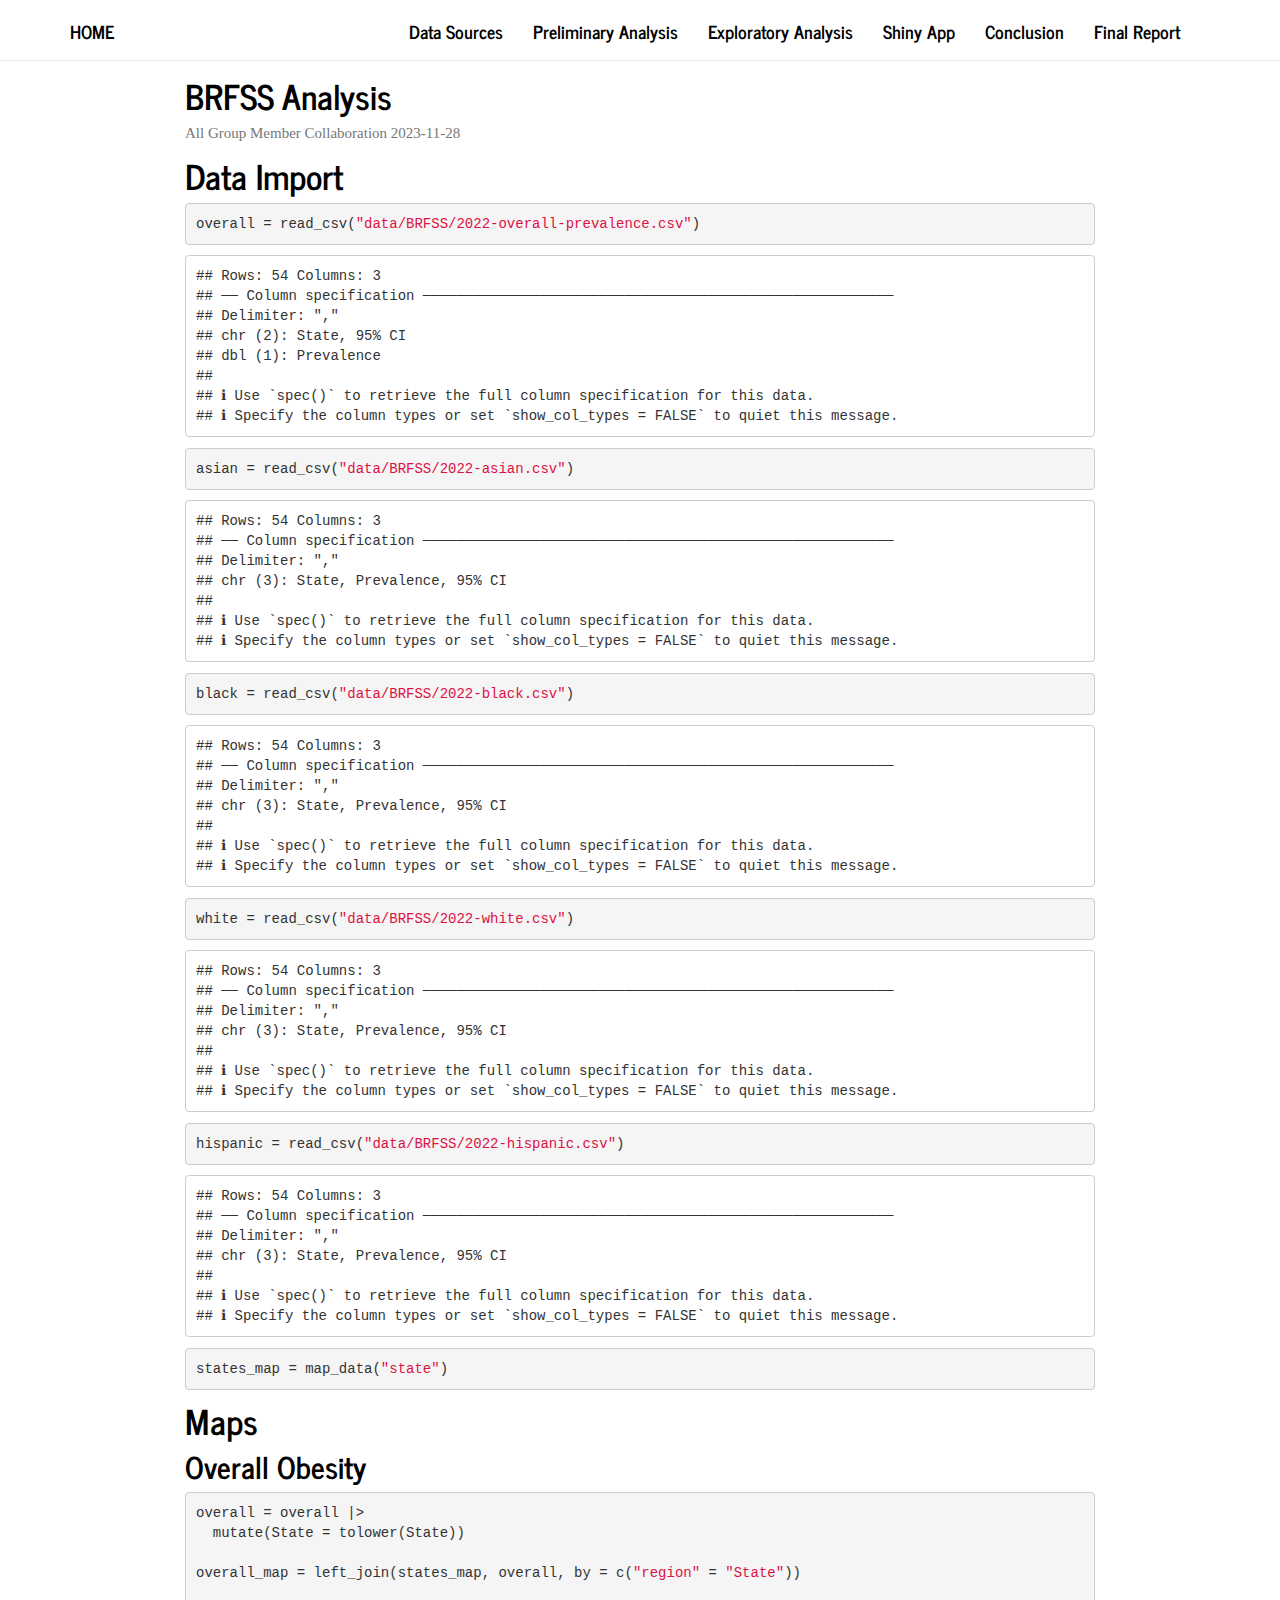
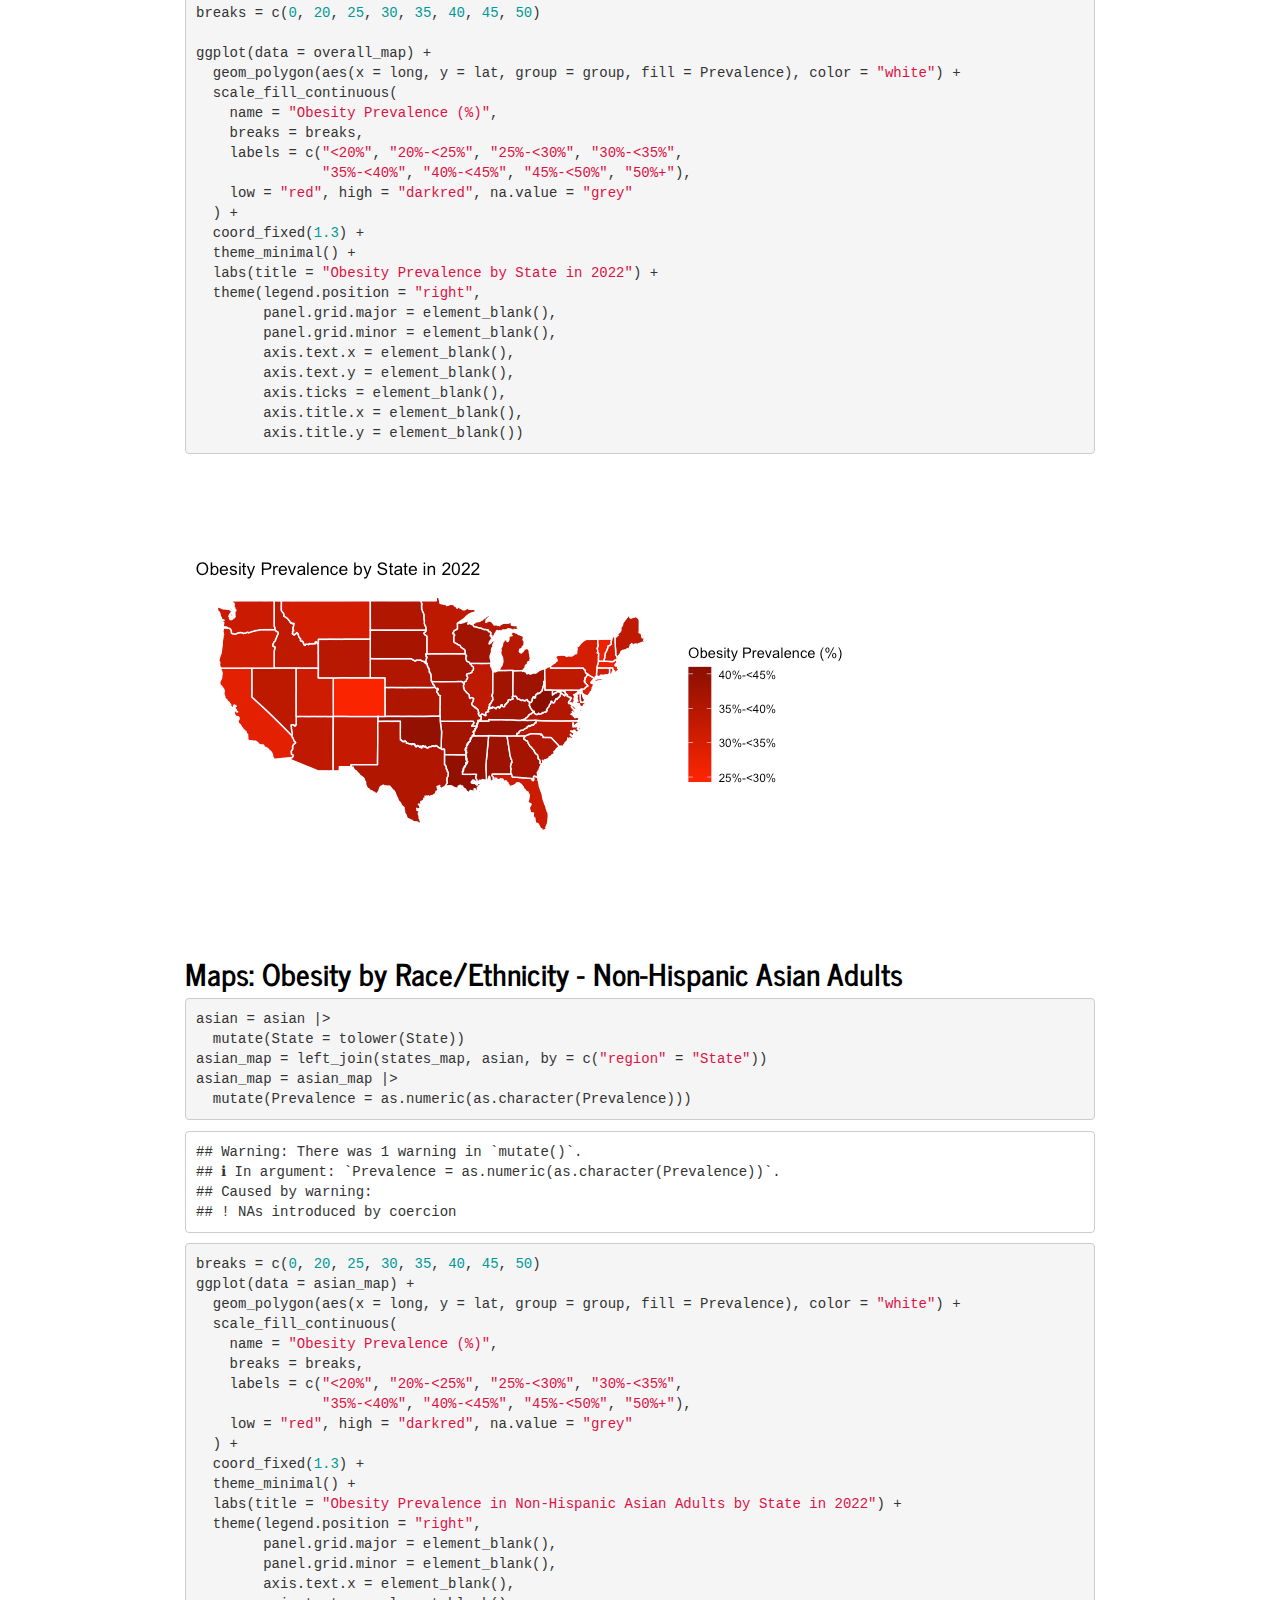
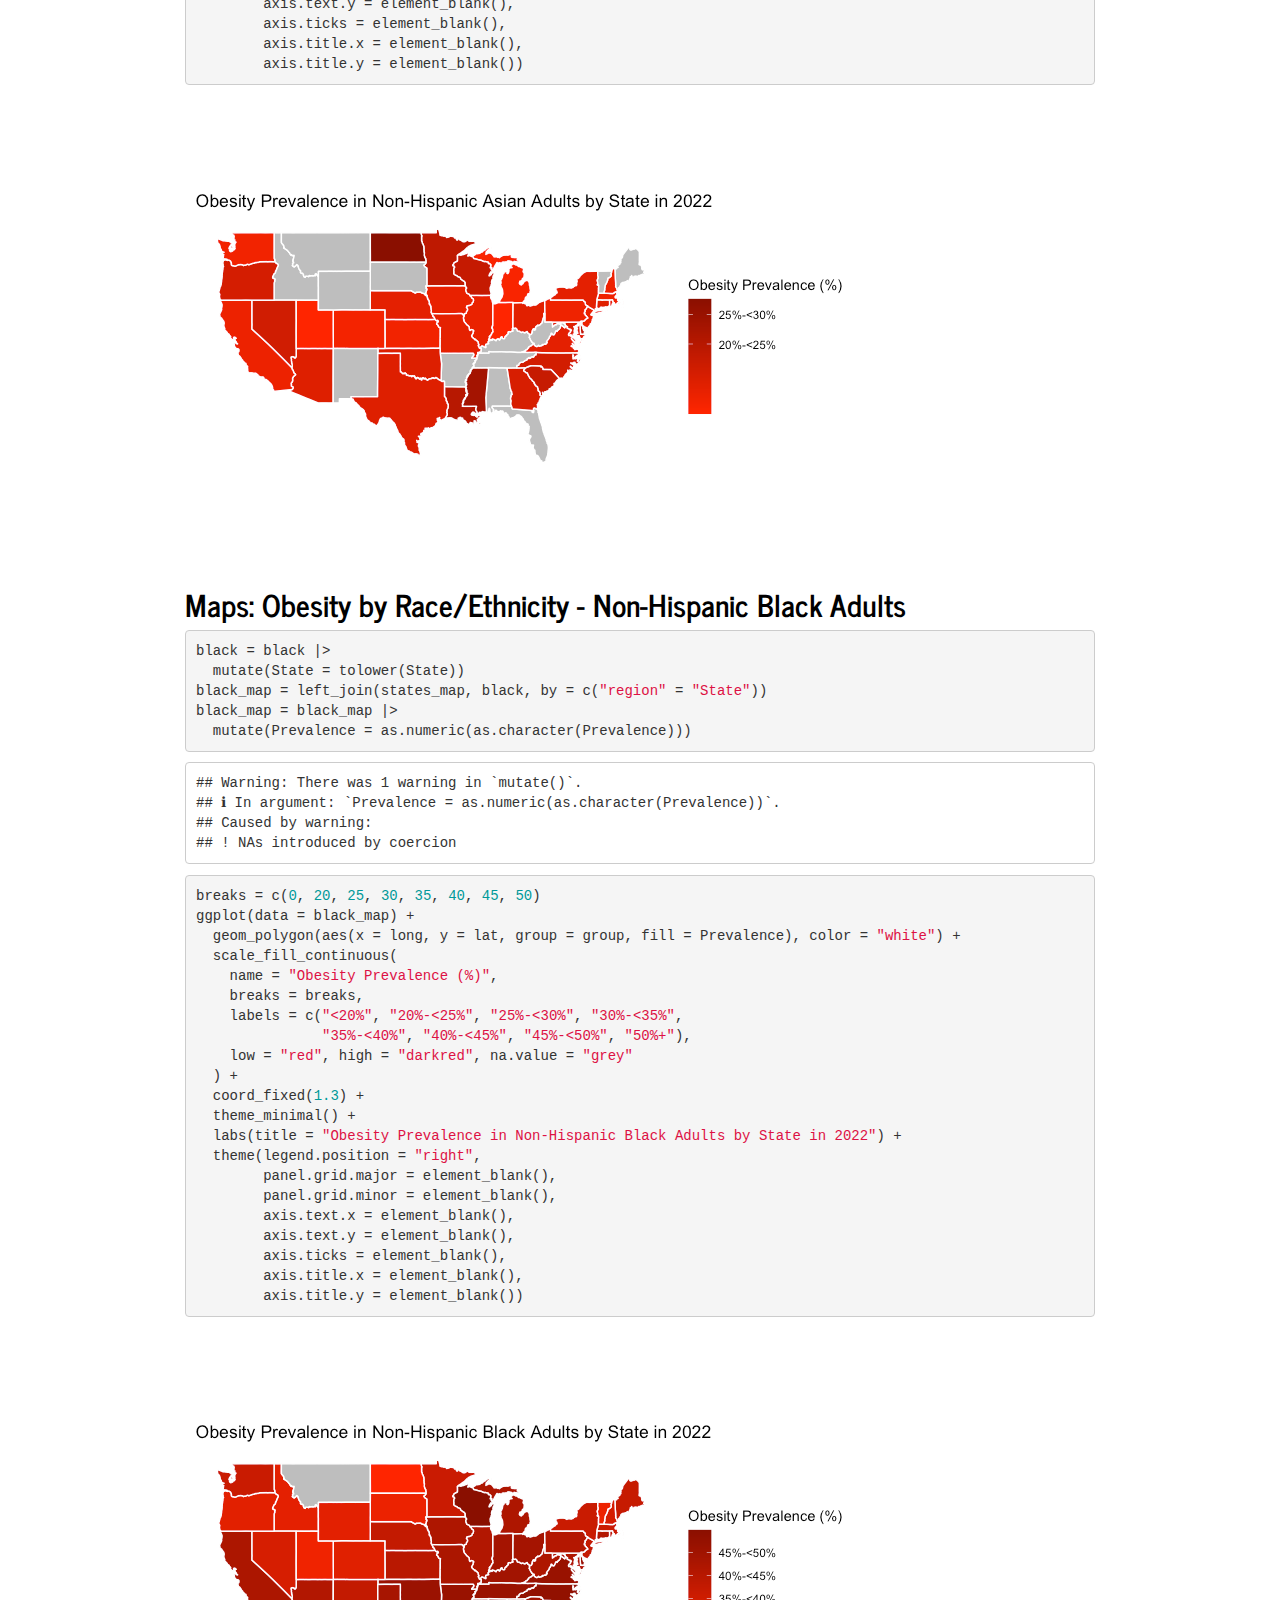
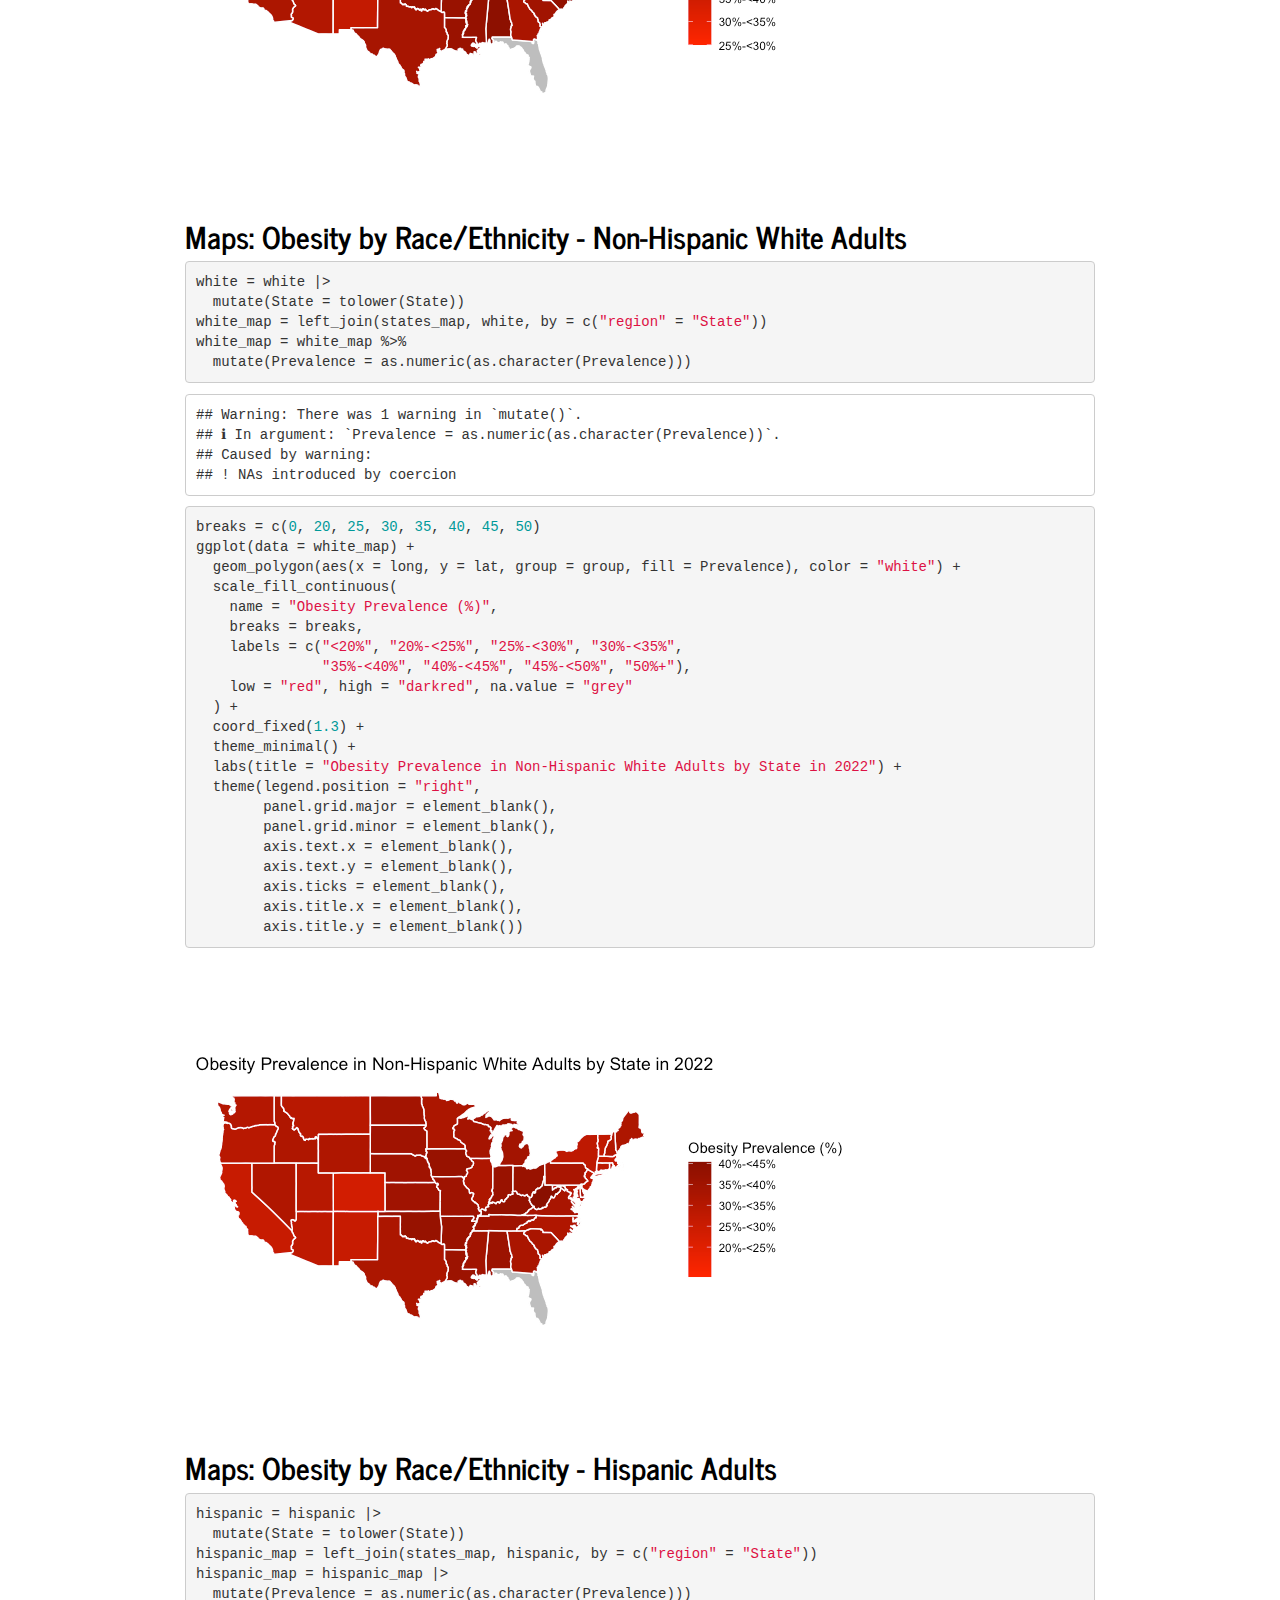
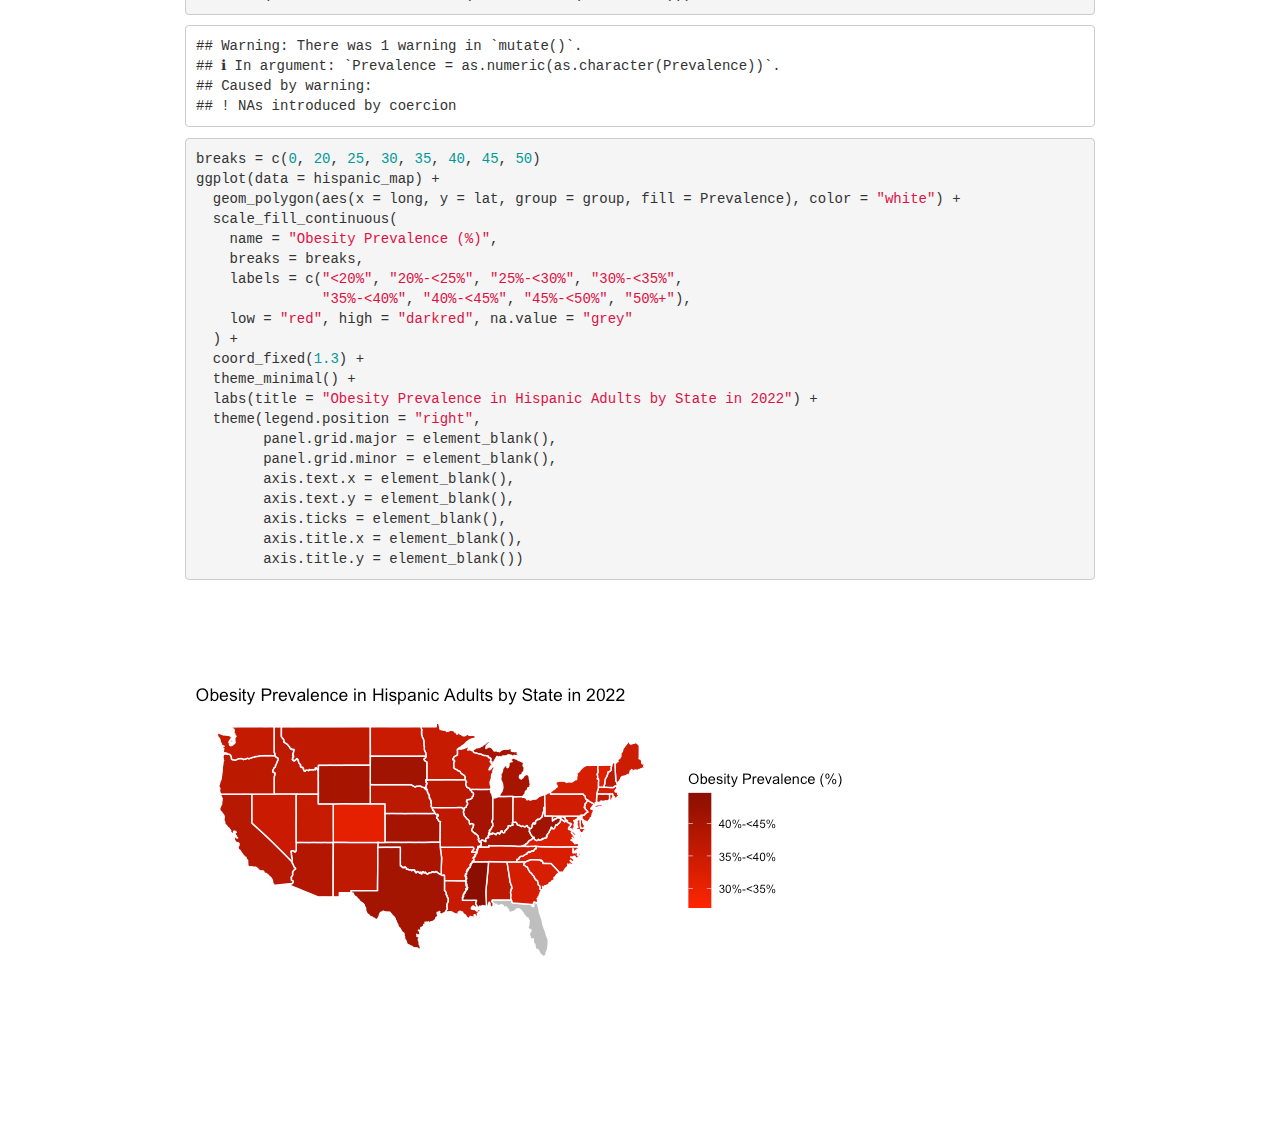
<file: BRFSS-Analysis.html>
<!DOCTYPE html>

<html>

<head>

<meta charset="utf-8" />
<meta name="generator" content="pandoc" />
<meta http-equiv="X-UA-Compatible" content="IE=EDGE" />




<title>BRFSS-Analysis</title>

<script src="site_libs/header-attrs-2.25/header-attrs.js"></script>
<script src="site_libs/jquery-3.6.0/jquery-3.6.0.min.js"></script>
<meta name="viewport" content="width=device-width, initial-scale=1" />
<link href="site_libs/bootstrap-3.3.5/css/journal.min.css" rel="stylesheet" />
<script src="site_libs/bootstrap-3.3.5/js/bootstrap.min.js"></script>
<script src="site_libs/bootstrap-3.3.5/shim/html5shiv.min.js"></script>
<script src="site_libs/bootstrap-3.3.5/shim/respond.min.js"></script>
<style>h1 {font-size: 34px;}
       h1.title {font-size: 38px;}
       h2 {font-size: 30px;}
       h3 {font-size: 24px;}
       h4 {font-size: 18px;}
       h5 {font-size: 16px;}
       h6 {font-size: 12px;}
       code {color: inherit; background-color: rgba(0, 0, 0, 0.04);}
       pre:not([class]) { background-color: white }</style>
<script src="site_libs/navigation-1.1/tabsets.js"></script>
<link href="site_libs/highlightjs-9.12.0/default.css" rel="stylesheet" />
<script src="site_libs/highlightjs-9.12.0/highlight.js"></script>

<style type="text/css">
  code{white-space: pre-wrap;}
  span.smallcaps{font-variant: small-caps;}
  span.underline{text-decoration: underline;}
  div.column{display: inline-block; vertical-align: top; width: 50%;}
  div.hanging-indent{margin-left: 1.5em; text-indent: -1.5em;}
  ul.task-list{list-style: none;}
    </style>

<style type="text/css">code{white-space: pre;}</style>
<script type="text/javascript">
if (window.hljs) {
  hljs.configure({languages: []});
  hljs.initHighlightingOnLoad();
  if (document.readyState && document.readyState === "complete") {
    window.setTimeout(function() { hljs.initHighlighting(); }, 0);
  }
}
</script>









<style type = "text/css">
.main-container {
  max-width: 940px;
  margin-left: auto;
  margin-right: auto;
}
img {
  max-width:100%;
}
.tabbed-pane {
  padding-top: 12px;
}
.html-widget {
  margin-bottom: 20px;
}
button.code-folding-btn:focus {
  outline: none;
}
summary {
  display: list-item;
}
details > summary > p:only-child {
  display: inline;
}
pre code {
  padding: 0;
}
</style>


<style type="text/css">
.dropdown-submenu {
  position: relative;
}
.dropdown-submenu>.dropdown-menu {
  top: 0;
  left: 100%;
  margin-top: -6px;
  margin-left: -1px;
  border-radius: 0 6px 6px 6px;
}
.dropdown-submenu:hover>.dropdown-menu {
  display: block;
}
.dropdown-submenu>a:after {
  display: block;
  content: " ";
  float: right;
  width: 0;
  height: 0;
  border-color: transparent;
  border-style: solid;
  border-width: 5px 0 5px 5px;
  border-left-color: #cccccc;
  margin-top: 5px;
  margin-right: -10px;
}
.dropdown-submenu:hover>a:after {
  border-left-color: #adb5bd;
}
.dropdown-submenu.pull-left {
  float: none;
}
.dropdown-submenu.pull-left>.dropdown-menu {
  left: -100%;
  margin-left: 10px;
  border-radius: 6px 0 6px 6px;
}
</style>

<script type="text/javascript">
// manage active state of menu based on current page
$(document).ready(function () {
  // active menu anchor
  href = window.location.pathname
  href = href.substr(href.lastIndexOf('/') + 1)
  if (href === "")
    href = "index.html";
  var menuAnchor = $('a[href="' + href + '"]');

  // mark the anchor link active (and if it's in a dropdown, also mark that active)
  var dropdown = menuAnchor.closest('li.dropdown');
  if (window.bootstrap) { // Bootstrap 4+
    menuAnchor.addClass('active');
    dropdown.find('> .dropdown-toggle').addClass('active');
  } else { // Bootstrap 3
    menuAnchor.parent().addClass('active');
    dropdown.addClass('active');
  }

  // Navbar adjustments
  var navHeight = $(".navbar").first().height() + 15;
  var style = document.createElement('style');
  var pt = "padding-top: " + navHeight + "px; ";
  var mt = "margin-top: -" + navHeight + "px; ";
  var css = "";
  // offset scroll position for anchor links (for fixed navbar)
  for (var i = 1; i <= 6; i++) {
    css += ".section h" + i + "{ " + pt + mt + "}\n";
  }
  style.innerHTML = "body {" + pt + "padding-bottom: 40px; }\n" + css;
  document.head.appendChild(style);
});
</script>

<!-- tabsets -->

<style type="text/css">
.tabset-dropdown > .nav-tabs {
  display: inline-table;
  max-height: 500px;
  min-height: 44px;
  overflow-y: auto;
  border: 1px solid #ddd;
  border-radius: 4px;
}

.tabset-dropdown > .nav-tabs > li.active:before, .tabset-dropdown > .nav-tabs.nav-tabs-open:before {
  content: "\e259";
  font-family: 'Glyphicons Halflings';
  display: inline-block;
  padding: 10px;
  border-right: 1px solid #ddd;
}

.tabset-dropdown > .nav-tabs.nav-tabs-open > li.active:before {
  content: "\e258";
  font-family: 'Glyphicons Halflings';
  border: none;
}

.tabset-dropdown > .nav-tabs > li.active {
  display: block;
}

.tabset-dropdown > .nav-tabs > li > a,
.tabset-dropdown > .nav-tabs > li > a:focus,
.tabset-dropdown > .nav-tabs > li > a:hover {
  border: none;
  display: inline-block;
  border-radius: 4px;
  background-color: transparent;
}

.tabset-dropdown > .nav-tabs.nav-tabs-open > li {
  display: block;
  float: none;
}

.tabset-dropdown > .nav-tabs > li {
  display: none;
}
</style>

<!-- code folding -->




</head>

<body>


<div class="container-fluid main-container">




<div class="navbar navbar-default  navbar-fixed-top" role="navigation">
  <div class="container">
    <div class="navbar-header">
      <button type="button" class="navbar-toggle collapsed" data-toggle="collapse" data-bs-toggle="collapse" data-target="#navbar" data-bs-target="#navbar">
        <span class="icon-bar"></span>
        <span class="icon-bar"></span>
        <span class="icon-bar"></span>
      </button>
      <a class="navbar-brand" href="index.html">Home</a>
    </div>
    <div id="navbar" class="navbar-collapse collapse">
      <ul class="nav navbar-nav">
        
      </ul>
      <ul class="nav navbar-nav navbar-right">
        <li>
  <a href="Data-Sources.html">Data Sources</a>
</li>
<li>
  <a href="Yi-data-clean.html">Preliminary Analysis</a>
</li>
<li>
  <a href="p8105-Final-model-analysis.html">Exploratory Analysis</a>
</li>
<li>
  <a href="https://8105final.shinyapps.io/shiny/">Shiny App</a>
</li>
<li>
  <a href="Conclusion.html">Conclusion</a>
</li>
<li>
  <a href="Report.html">Final Report</a>
</li>
<li>
  <a href="https://github.com/Jodygao/p8105_Final-project_R.git">
    <span class="fa fa-github fa-lg"></span>
     
  </a>
</li>
      </ul>
    </div><!--/.nav-collapse -->
  </div><!--/.container -->
</div><!--/.navbar -->

<div id="header">




</div>


<div id="brfss-analysis" class="section level1">
<h1>BRFSS Analysis</h1>
<p>All Group Member Collaboration 2023-11-28</p>
</div>
<div id="data-import" class="section level1">
<h1>Data Import</h1>
<pre class="r"><code>overall = read_csv(&quot;data/BRFSS/2022-overall-prevalence.csv&quot;)</code></pre>
<pre><code>## Rows: 54 Columns: 3
## ── Column specification ────────────────────────────────────────────────────────
## Delimiter: &quot;,&quot;
## chr (2): State, 95% CI
## dbl (1): Prevalence
## 
## ℹ Use `spec()` to retrieve the full column specification for this data.
## ℹ Specify the column types or set `show_col_types = FALSE` to quiet this message.</code></pre>
<pre class="r"><code>asian = read_csv(&quot;data/BRFSS/2022-asian.csv&quot;)</code></pre>
<pre><code>## Rows: 54 Columns: 3
## ── Column specification ────────────────────────────────────────────────────────
## Delimiter: &quot;,&quot;
## chr (3): State, Prevalence, 95% CI
## 
## ℹ Use `spec()` to retrieve the full column specification for this data.
## ℹ Specify the column types or set `show_col_types = FALSE` to quiet this message.</code></pre>
<pre class="r"><code>black = read_csv(&quot;data/BRFSS/2022-black.csv&quot;)</code></pre>
<pre><code>## Rows: 54 Columns: 3
## ── Column specification ────────────────────────────────────────────────────────
## Delimiter: &quot;,&quot;
## chr (3): State, Prevalence, 95% CI
## 
## ℹ Use `spec()` to retrieve the full column specification for this data.
## ℹ Specify the column types or set `show_col_types = FALSE` to quiet this message.</code></pre>
<pre class="r"><code>white = read_csv(&quot;data/BRFSS/2022-white.csv&quot;)</code></pre>
<pre><code>## Rows: 54 Columns: 3
## ── Column specification ────────────────────────────────────────────────────────
## Delimiter: &quot;,&quot;
## chr (3): State, Prevalence, 95% CI
## 
## ℹ Use `spec()` to retrieve the full column specification for this data.
## ℹ Specify the column types or set `show_col_types = FALSE` to quiet this message.</code></pre>
<pre class="r"><code>hispanic = read_csv(&quot;data/BRFSS/2022-hispanic.csv&quot;)</code></pre>
<pre><code>## Rows: 54 Columns: 3
## ── Column specification ────────────────────────────────────────────────────────
## Delimiter: &quot;,&quot;
## chr (3): State, Prevalence, 95% CI
## 
## ℹ Use `spec()` to retrieve the full column specification for this data.
## ℹ Specify the column types or set `show_col_types = FALSE` to quiet this message.</code></pre>
<pre class="r"><code>states_map = map_data(&quot;state&quot;)</code></pre>
</div>
<div id="maps" class="section level1">
<h1>Maps</h1>
<div id="overall-obesity" class="section level2">
<h2>Overall Obesity</h2>
<pre class="r"><code>overall = overall |&gt;
  mutate(State = tolower(State))

overall_map = left_join(states_map, overall, by = c(&quot;region&quot; = &quot;State&quot;))

breaks = c(0, 20, 25, 30, 35, 40, 45, 50)

ggplot(data = overall_map) +
  geom_polygon(aes(x = long, y = lat, group = group, fill = Prevalence), color = &quot;white&quot;) +
  scale_fill_continuous(
    name = &quot;Obesity Prevalence (%)&quot;,
    breaks = breaks, 
    labels = c(&quot;&lt;20%&quot;, &quot;20%-&lt;25%&quot;, &quot;25%-&lt;30%&quot;, &quot;30%-&lt;35%&quot;, 
               &quot;35%-&lt;40%&quot;, &quot;40%-&lt;45%&quot;, &quot;45%-&lt;50%&quot;, &quot;50%+&quot;),
    low = &quot;red&quot;, high = &quot;darkred&quot;, na.value = &quot;grey&quot;
  ) +
  coord_fixed(1.3) +
  theme_minimal() +
  labs(title = &quot;Obesity Prevalence by State in 2022&quot;) +
  theme(legend.position = &quot;right&quot;,
        panel.grid.major = element_blank(),  
        panel.grid.minor = element_blank(), 
        axis.text.x = element_blank(), 
        axis.text.y = element_blank(),  
        axis.ticks = element_blank(),
        axis.title.x = element_blank(),
        axis.title.y = element_blank())</code></pre>
<p><img
src="BRFSS-Analysis_files/figure-gfm/unnamed-chunk-2-1.png" /><!-- --></p>
</div>
<div id="maps-obesity-by-raceethnicity---non-hispanic-asian-adults"
class="section level2">
<h2>Maps: Obesity by Race/Ethnicity - Non-Hispanic Asian Adults</h2>
<pre class="r"><code>asian = asian |&gt;
  mutate(State = tolower(State))
asian_map = left_join(states_map, asian, by = c(&quot;region&quot; = &quot;State&quot;))
asian_map = asian_map |&gt;
  mutate(Prevalence = as.numeric(as.character(Prevalence)))</code></pre>
<pre><code>## Warning: There was 1 warning in `mutate()`.
## ℹ In argument: `Prevalence = as.numeric(as.character(Prevalence))`.
## Caused by warning:
## ! NAs introduced by coercion</code></pre>
<pre class="r"><code>breaks = c(0, 20, 25, 30, 35, 40, 45, 50)
ggplot(data = asian_map) +
  geom_polygon(aes(x = long, y = lat, group = group, fill = Prevalence), color = &quot;white&quot;) +
  scale_fill_continuous(
    name = &quot;Obesity Prevalence (%)&quot;,
    breaks = breaks, 
    labels = c(&quot;&lt;20%&quot;, &quot;20%-&lt;25%&quot;, &quot;25%-&lt;30%&quot;, &quot;30%-&lt;35%&quot;, 
               &quot;35%-&lt;40%&quot;, &quot;40%-&lt;45%&quot;, &quot;45%-&lt;50%&quot;, &quot;50%+&quot;),
    low = &quot;red&quot;, high = &quot;darkred&quot;, na.value = &quot;grey&quot;
  ) +
  coord_fixed(1.3) +
  theme_minimal() +
  labs(title = &quot;Obesity Prevalence in Non-Hispanic Asian Adults by State in 2022&quot;) +
  theme(legend.position = &quot;right&quot;,
        panel.grid.major = element_blank(),  
        panel.grid.minor = element_blank(), 
        axis.text.x = element_blank(), 
        axis.text.y = element_blank(),  
        axis.ticks = element_blank(),
        axis.title.x = element_blank(),
        axis.title.y = element_blank())</code></pre>
<p><img
src="BRFSS-Analysis_files/figure-gfm/unnamed-chunk-3-1.png" /><!-- --></p>
</div>
<div id="maps-obesity-by-raceethnicity---non-hispanic-black-adults"
class="section level2">
<h2>Maps: Obesity by Race/Ethnicity - Non-Hispanic Black Adults</h2>
<pre class="r"><code>black = black |&gt;
  mutate(State = tolower(State))
black_map = left_join(states_map, black, by = c(&quot;region&quot; = &quot;State&quot;))
black_map = black_map |&gt;
  mutate(Prevalence = as.numeric(as.character(Prevalence)))</code></pre>
<pre><code>## Warning: There was 1 warning in `mutate()`.
## ℹ In argument: `Prevalence = as.numeric(as.character(Prevalence))`.
## Caused by warning:
## ! NAs introduced by coercion</code></pre>
<pre class="r"><code>breaks = c(0, 20, 25, 30, 35, 40, 45, 50)
ggplot(data = black_map) +
  geom_polygon(aes(x = long, y = lat, group = group, fill = Prevalence), color = &quot;white&quot;) +
  scale_fill_continuous(
    name = &quot;Obesity Prevalence (%)&quot;,
    breaks = breaks, 
    labels = c(&quot;&lt;20%&quot;, &quot;20%-&lt;25%&quot;, &quot;25%-&lt;30%&quot;, &quot;30%-&lt;35%&quot;, 
               &quot;35%-&lt;40%&quot;, &quot;40%-&lt;45%&quot;, &quot;45%-&lt;50%&quot;, &quot;50%+&quot;),
    low = &quot;red&quot;, high = &quot;darkred&quot;, na.value = &quot;grey&quot;
  ) +
  coord_fixed(1.3) +
  theme_minimal() +
  labs(title = &quot;Obesity Prevalence in Non-Hispanic Black Adults by State in 2022&quot;) +
  theme(legend.position = &quot;right&quot;,
        panel.grid.major = element_blank(),  
        panel.grid.minor = element_blank(), 
        axis.text.x = element_blank(), 
        axis.text.y = element_blank(),  
        axis.ticks = element_blank(),
        axis.title.x = element_blank(),
        axis.title.y = element_blank())</code></pre>
<p><img
src="BRFSS-Analysis_files/figure-gfm/unnamed-chunk-4-1.png" /><!-- --></p>
</div>
<div id="maps-obesity-by-raceethnicity---non-hispanic-white-adults"
class="section level2">
<h2>Maps: Obesity by Race/Ethnicity - Non-Hispanic White Adults</h2>
<pre class="r"><code>white = white |&gt;
  mutate(State = tolower(State))
white_map = left_join(states_map, white, by = c(&quot;region&quot; = &quot;State&quot;))
white_map = white_map %&gt;%
  mutate(Prevalence = as.numeric(as.character(Prevalence)))</code></pre>
<pre><code>## Warning: There was 1 warning in `mutate()`.
## ℹ In argument: `Prevalence = as.numeric(as.character(Prevalence))`.
## Caused by warning:
## ! NAs introduced by coercion</code></pre>
<pre class="r"><code>breaks = c(0, 20, 25, 30, 35, 40, 45, 50)
ggplot(data = white_map) +
  geom_polygon(aes(x = long, y = lat, group = group, fill = Prevalence), color = &quot;white&quot;) +
  scale_fill_continuous(
    name = &quot;Obesity Prevalence (%)&quot;,
    breaks = breaks, 
    labels = c(&quot;&lt;20%&quot;, &quot;20%-&lt;25%&quot;, &quot;25%-&lt;30%&quot;, &quot;30%-&lt;35%&quot;, 
               &quot;35%-&lt;40%&quot;, &quot;40%-&lt;45%&quot;, &quot;45%-&lt;50%&quot;, &quot;50%+&quot;),
    low = &quot;red&quot;, high = &quot;darkred&quot;, na.value = &quot;grey&quot;
  ) +
  coord_fixed(1.3) +
  theme_minimal() +
  labs(title = &quot;Obesity Prevalence in Non-Hispanic White Adults by State in 2022&quot;) +
  theme(legend.position = &quot;right&quot;,
        panel.grid.major = element_blank(),  
        panel.grid.minor = element_blank(), 
        axis.text.x = element_blank(), 
        axis.text.y = element_blank(),  
        axis.ticks = element_blank(),
        axis.title.x = element_blank(),
        axis.title.y = element_blank())</code></pre>
<p><img
src="BRFSS-Analysis_files/figure-gfm/unnamed-chunk-5-1.png" /><!-- --></p>
</div>
<div id="maps-obesity-by-raceethnicity---hispanic-adults"
class="section level2">
<h2>Maps: Obesity by Race/Ethnicity - Hispanic Adults</h2>
<pre class="r"><code>hispanic = hispanic |&gt;
  mutate(State = tolower(State))
hispanic_map = left_join(states_map, hispanic, by = c(&quot;region&quot; = &quot;State&quot;))
hispanic_map = hispanic_map |&gt;
  mutate(Prevalence = as.numeric(as.character(Prevalence)))</code></pre>
<pre><code>## Warning: There was 1 warning in `mutate()`.
## ℹ In argument: `Prevalence = as.numeric(as.character(Prevalence))`.
## Caused by warning:
## ! NAs introduced by coercion</code></pre>
<pre class="r"><code>breaks = c(0, 20, 25, 30, 35, 40, 45, 50)
ggplot(data = hispanic_map) +
  geom_polygon(aes(x = long, y = lat, group = group, fill = Prevalence), color = &quot;white&quot;) +
  scale_fill_continuous(
    name = &quot;Obesity Prevalence (%)&quot;,
    breaks = breaks, 
    labels = c(&quot;&lt;20%&quot;, &quot;20%-&lt;25%&quot;, &quot;25%-&lt;30%&quot;, &quot;30%-&lt;35%&quot;, 
               &quot;35%-&lt;40%&quot;, &quot;40%-&lt;45%&quot;, &quot;45%-&lt;50%&quot;, &quot;50%+&quot;),
    low = &quot;red&quot;, high = &quot;darkred&quot;, na.value = &quot;grey&quot;
  ) +
  coord_fixed(1.3) +
  theme_minimal() +
  labs(title = &quot;Obesity Prevalence in Hispanic Adults by State in 2022&quot;) +
  theme(legend.position = &quot;right&quot;,
        panel.grid.major = element_blank(),  
        panel.grid.minor = element_blank(), 
        axis.text.x = element_blank(), 
        axis.text.y = element_blank(),  
        axis.ticks = element_blank(),
        axis.title.x = element_blank(),
        axis.title.y = element_blank())</code></pre>
<p><img
src="BRFSS-Analysis_files/figure-gfm/unnamed-chunk-6-1.png" /><!-- --></p>
</div>
</div>




</div>

<script>

// add bootstrap table styles to pandoc tables
function bootstrapStylePandocTables() {
  $('tr.odd').parent('tbody').parent('table').addClass('table table-condensed');
}
$(document).ready(function () {
  bootstrapStylePandocTables();
});


</script>

<!-- tabsets -->

<script>
$(document).ready(function () {
  window.buildTabsets("TOC");
});

$(document).ready(function () {
  $('.tabset-dropdown > .nav-tabs > li').click(function () {
    $(this).parent().toggleClass('nav-tabs-open');
  });
});
</script>

<!-- code folding -->


<!-- dynamically load mathjax for compatibility with self-contained -->
<script>
  (function () {
    var script = document.createElement("script");
    script.type = "text/javascript";
    script.src  = "https://mathjax.rstudio.com/latest/MathJax.js?config=TeX-AMS-MML_HTMLorMML";
    document.getElementsByTagName("head")[0].appendChild(script);
  })();
</script>

</body>
</html>
</file>
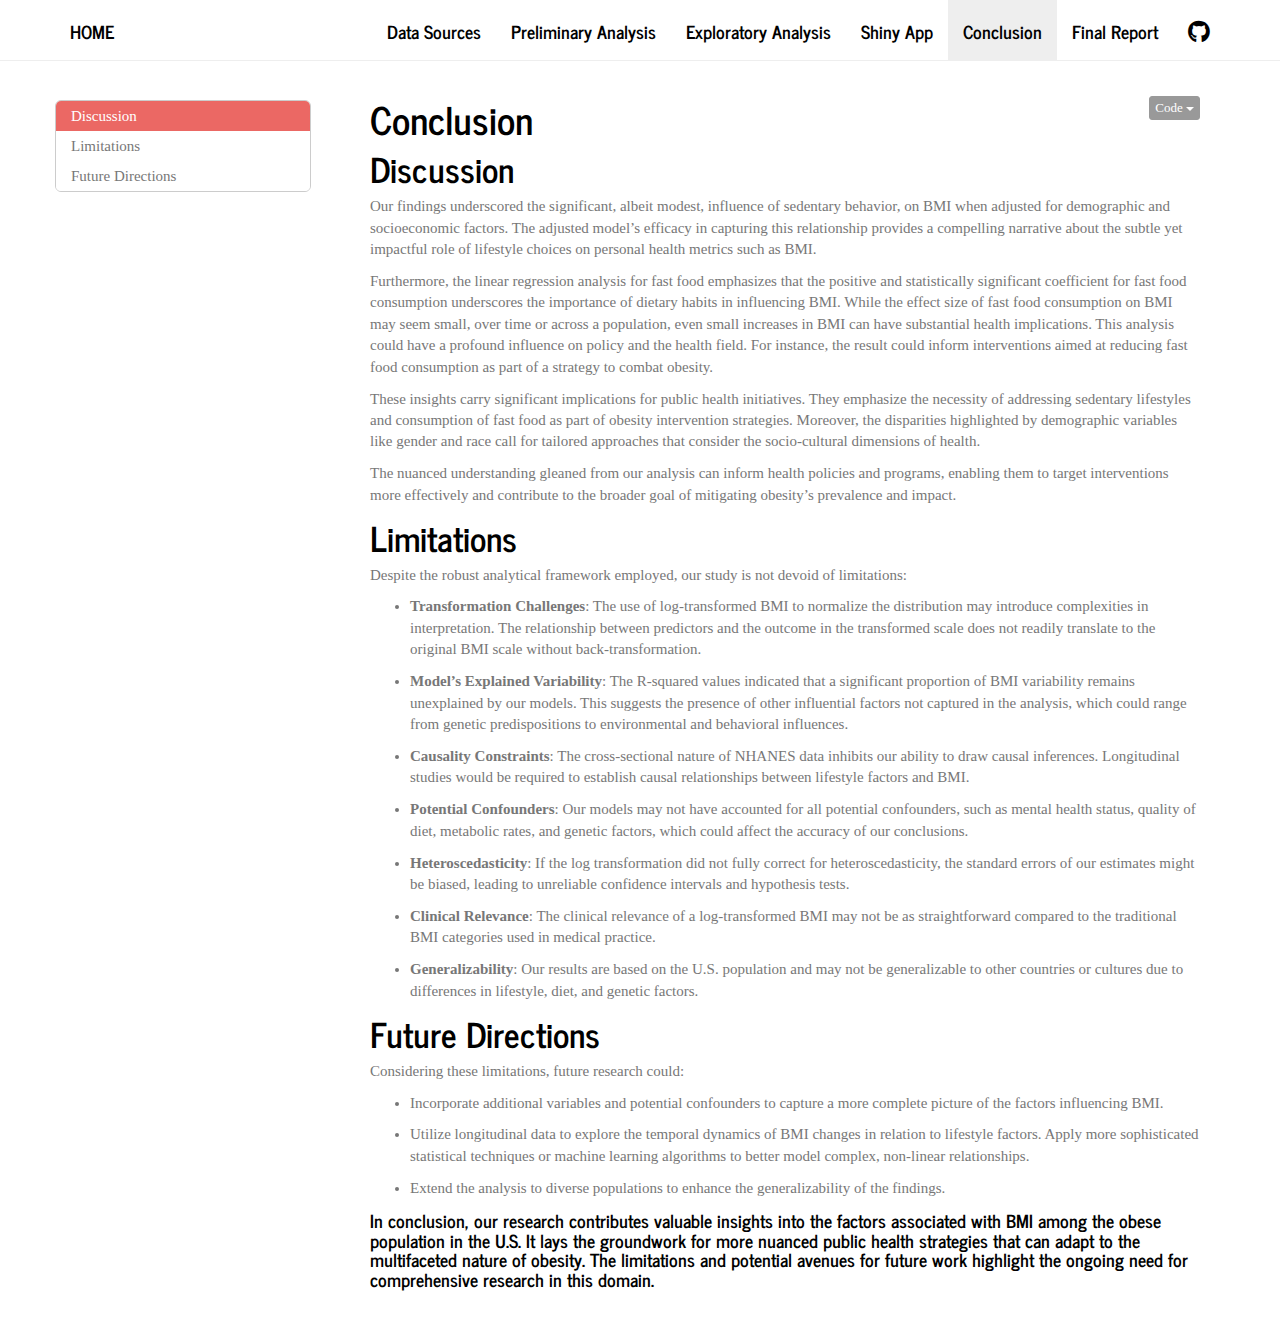
<file: Conclusion.html>
<!DOCTYPE html>

<html>

<head>

<meta charset="utf-8" />
<meta name="generator" content="pandoc" />
<meta http-equiv="X-UA-Compatible" content="IE=EDGE" />




<title>Conclusion</title>

<script src="site_libs/header-attrs-2.25/header-attrs.js"></script>
<script src="site_libs/jquery-3.6.0/jquery-3.6.0.min.js"></script>
<meta name="viewport" content="width=device-width, initial-scale=1" />
<link href="site_libs/bootstrap-3.3.5/css/journal.min.css" rel="stylesheet" />
<script src="site_libs/bootstrap-3.3.5/js/bootstrap.min.js"></script>
<script src="site_libs/bootstrap-3.3.5/shim/html5shiv.min.js"></script>
<script src="site_libs/bootstrap-3.3.5/shim/respond.min.js"></script>
<style>h1 {font-size: 34px;}
       h1.title {font-size: 38px;}
       h2 {font-size: 30px;}
       h3 {font-size: 24px;}
       h4 {font-size: 18px;}
       h5 {font-size: 16px;}
       h6 {font-size: 12px;}
       code {color: inherit; background-color: rgba(0, 0, 0, 0.04);}
       pre:not([class]) { background-color: white }</style>
<script src="site_libs/jqueryui-1.13.2/jquery-ui.min.js"></script>
<link href="site_libs/tocify-1.9.1/jquery.tocify.css" rel="stylesheet" />
<script src="site_libs/tocify-1.9.1/jquery.tocify.js"></script>
<script src="site_libs/navigation-1.1/tabsets.js"></script>
<script src="site_libs/navigation-1.1/codefolding.js"></script>
<link href="site_libs/highlightjs-9.12.0/default.css" rel="stylesheet" />
<script src="site_libs/highlightjs-9.12.0/highlight.js"></script>
<link href="site_libs/font-awesome-6.4.2/css/all.min.css" rel="stylesheet" />
<link href="site_libs/font-awesome-6.4.2/css/v4-shims.min.css" rel="stylesheet" />

<style type="text/css">
  code{white-space: pre-wrap;}
  span.smallcaps{font-variant: small-caps;}
  span.underline{text-decoration: underline;}
  div.column{display: inline-block; vertical-align: top; width: 50%;}
  div.hanging-indent{margin-left: 1.5em; text-indent: -1.5em;}
  ul.task-list{list-style: none;}
    </style>

<style type="text/css">code{white-space: pre;}</style>
<script type="text/javascript">
if (window.hljs) {
  hljs.configure({languages: []});
  hljs.initHighlightingOnLoad();
  if (document.readyState && document.readyState === "complete") {
    window.setTimeout(function() { hljs.initHighlighting(); }, 0);
  }
}
</script>









<style type = "text/css">
.main-container {
  max-width: 940px;
  margin-left: auto;
  margin-right: auto;
}
img {
  max-width:100%;
}
.tabbed-pane {
  padding-top: 12px;
}
.html-widget {
  margin-bottom: 20px;
}
button.code-folding-btn:focus {
  outline: none;
}
summary {
  display: list-item;
}
details > summary > p:only-child {
  display: inline;
}
pre code {
  padding: 0;
}
</style>


<style type="text/css">
.dropdown-submenu {
  position: relative;
}
.dropdown-submenu>.dropdown-menu {
  top: 0;
  left: 100%;
  margin-top: -6px;
  margin-left: -1px;
  border-radius: 0 6px 6px 6px;
}
.dropdown-submenu:hover>.dropdown-menu {
  display: block;
}
.dropdown-submenu>a:after {
  display: block;
  content: " ";
  float: right;
  width: 0;
  height: 0;
  border-color: transparent;
  border-style: solid;
  border-width: 5px 0 5px 5px;
  border-left-color: #cccccc;
  margin-top: 5px;
  margin-right: -10px;
}
.dropdown-submenu:hover>a:after {
  border-left-color: #adb5bd;
}
.dropdown-submenu.pull-left {
  float: none;
}
.dropdown-submenu.pull-left>.dropdown-menu {
  left: -100%;
  margin-left: 10px;
  border-radius: 6px 0 6px 6px;
}
</style>

<script type="text/javascript">
// manage active state of menu based on current page
$(document).ready(function () {
  // active menu anchor
  href = window.location.pathname
  href = href.substr(href.lastIndexOf('/') + 1)
  if (href === "")
    href = "index.html";
  var menuAnchor = $('a[href="' + href + '"]');

  // mark the anchor link active (and if it's in a dropdown, also mark that active)
  var dropdown = menuAnchor.closest('li.dropdown');
  if (window.bootstrap) { // Bootstrap 4+
    menuAnchor.addClass('active');
    dropdown.find('> .dropdown-toggle').addClass('active');
  } else { // Bootstrap 3
    menuAnchor.parent().addClass('active');
    dropdown.addClass('active');
  }

  // Navbar adjustments
  var navHeight = $(".navbar").first().height() + 15;
  var style = document.createElement('style');
  var pt = "padding-top: " + navHeight + "px; ";
  var mt = "margin-top: -" + navHeight + "px; ";
  var css = "";
  // offset scroll position for anchor links (for fixed navbar)
  for (var i = 1; i <= 6; i++) {
    css += ".section h" + i + "{ " + pt + mt + "}\n";
  }
  style.innerHTML = "body {" + pt + "padding-bottom: 40px; }\n" + css;
  document.head.appendChild(style);
});
</script>

<!-- tabsets -->

<style type="text/css">
.tabset-dropdown > .nav-tabs {
  display: inline-table;
  max-height: 500px;
  min-height: 44px;
  overflow-y: auto;
  border: 1px solid #ddd;
  border-radius: 4px;
}

.tabset-dropdown > .nav-tabs > li.active:before, .tabset-dropdown > .nav-tabs.nav-tabs-open:before {
  content: "\e259";
  font-family: 'Glyphicons Halflings';
  display: inline-block;
  padding: 10px;
  border-right: 1px solid #ddd;
}

.tabset-dropdown > .nav-tabs.nav-tabs-open > li.active:before {
  content: "\e258";
  font-family: 'Glyphicons Halflings';
  border: none;
}

.tabset-dropdown > .nav-tabs > li.active {
  display: block;
}

.tabset-dropdown > .nav-tabs > li > a,
.tabset-dropdown > .nav-tabs > li > a:focus,
.tabset-dropdown > .nav-tabs > li > a:hover {
  border: none;
  display: inline-block;
  border-radius: 4px;
  background-color: transparent;
}

.tabset-dropdown > .nav-tabs.nav-tabs-open > li {
  display: block;
  float: none;
}

.tabset-dropdown > .nav-tabs > li {
  display: none;
}
</style>

<!-- code folding -->
<style type="text/css">
.code-folding-btn { margin-bottom: 4px; }
</style>



<style type="text/css">

#TOC {
  margin: 25px 0px 20px 0px;
}
@media (max-width: 768px) {
#TOC {
  position: relative;
  width: 100%;
}
}

@media print {
.toc-content {
  /* see https://github.com/w3c/csswg-drafts/issues/4434 */
  float: right;
}
}

.toc-content {
  padding-left: 30px;
  padding-right: 40px;
}

div.main-container {
  max-width: 1200px;
}

div.tocify {
  width: 20%;
  max-width: 260px;
  max-height: 85%;
}

@media (min-width: 768px) and (max-width: 991px) {
  div.tocify {
    width: 25%;
  }
}

@media (max-width: 767px) {
  div.tocify {
    width: 100%;
    max-width: none;
  }
}

.tocify ul, .tocify li {
  line-height: 20px;
}

.tocify-subheader .tocify-item {
  font-size: 0.90em;
}

.tocify .list-group-item {
  border-radius: 0px;
}


</style>



</head>

<body>


<div class="container-fluid main-container">


<!-- setup 3col/9col grid for toc_float and main content  -->
<div class="row">
<div class="col-xs-12 col-sm-4 col-md-3">
<div id="TOC" class="tocify">
</div>
</div>

<div class="toc-content col-xs-12 col-sm-8 col-md-9">




<div class="navbar navbar-default  navbar-fixed-top" role="navigation">
  <div class="container">
    <div class="navbar-header">
      <button type="button" class="navbar-toggle collapsed" data-toggle="collapse" data-bs-toggle="collapse" data-target="#navbar" data-bs-target="#navbar">
        <span class="icon-bar"></span>
        <span class="icon-bar"></span>
        <span class="icon-bar"></span>
      </button>
      <a class="navbar-brand" href="index.html">Home</a>
    </div>
    <div id="navbar" class="navbar-collapse collapse">
      <ul class="nav navbar-nav">
        
      </ul>
      <ul class="nav navbar-nav navbar-right">
        <li>
  <a href="Data-Sources.html">Data Sources</a>
</li>
<li>
  <a href="Yi-data-clean.html">Preliminary Analysis</a>
</li>
<li>
  <a href="p8105-Final-model-analysis.html">Exploratory Analysis</a>
</li>
<li>
  <a href="https://8105final.shinyapps.io/shiny/">Shiny App</a>
</li>
<li>
  <a href="Conclusion.html">Conclusion</a>
</li>
<li>
  <a href="Report.html">Final Report</a>
</li>
<li>
  <a href="https://github.com/Jodygao/p8105_Final-project_R.git">
    <span class="fa fa-github fa-lg"></span>
     
  </a>
</li>
      </ul>
    </div><!--/.nav-collapse -->
  </div><!--/.container -->
</div><!--/.navbar -->

<div id="header">

<div class="btn-group pull-right float-right">
<button type="button" class="btn btn-default btn-xs btn-secondary btn-sm dropdown-toggle" data-toggle="dropdown" data-bs-toggle="dropdown" aria-haspopup="true" aria-expanded="false"><span>Code</span> <span class="caret"></span></button>
<ul class="dropdown-menu dropdown-menu-right" style="min-width: 50px;">
<li><a id="rmd-show-all-code" href="#">Show All Code</a></li>
<li><a id="rmd-hide-all-code" href="#">Hide All Code</a></li>
</ul>
</div>



<h1 class="title toc-ignore">Conclusion</h1>

</div>


<div id="discussion" class="section level1">
<h1>Discussion</h1>
<p>Our findings underscored the significant, albeit modest, influence of
sedentary behavior, on BMI when adjusted for demographic and
socioeconomic factors. The adjusted model’s efficacy in capturing this
relationship provides a compelling narrative about the subtle yet
impactful role of lifestyle choices on personal health metrics such as
BMI.</p>
<p>Furthermore, the linear regression analysis for fast food emphasizes
that the positive and statistically significant coefficient for fast
food consumption underscores the importance of dietary habits in
influencing BMI. While the effect size of fast food consumption on BMI
may seem small, over time or across a population, even small increases
in BMI can have substantial health implications. This analysis could
have a profound influence on policy and the health field. For instance,
the result could inform interventions aimed at reducing fast food
consumption as part of a strategy to combat obesity.</p>
<p>These insights carry significant implications for public health
initiatives. They emphasize the necessity of addressing sedentary
lifestyles and consumption of fast food as part of obesity intervention
strategies. Moreover, the disparities highlighted by demographic
variables like gender and race call for tailored approaches that
consider the socio-cultural dimensions of health.</p>
<p>The nuanced understanding gleaned from our analysis can inform health
policies and programs, enabling them to target interventions more
effectively and contribute to the broader goal of mitigating obesity’s
prevalence and impact.</p>
</div>
<div id="limitations" class="section level1">
<h1>Limitations</h1>
<p>Despite the robust analytical framework employed, our study is not
devoid of limitations:</p>
<ul>
<li><p><strong>Transformation Challenges</strong>: The use of
log-transformed BMI to normalize the distribution may introduce
complexities in interpretation. The relationship between predictors and
the outcome in the transformed scale does not readily translate to the
original BMI scale without back-transformation.</p></li>
<li><p><strong>Model’s Explained Variability</strong>: The R-squared
values indicated that a significant proportion of BMI variability
remains unexplained by our models. This suggests the presence of other
influential factors not captured in the analysis, which could range from
genetic predispositions to environmental and behavioral
influences.</p></li>
<li><p><strong>Causality Constraints</strong>: The cross-sectional
nature of NHANES data inhibits our ability to draw causal inferences.
Longitudinal studies would be required to establish causal relationships
between lifestyle factors and BMI.</p></li>
<li><p><strong>Potential Confounders</strong>: Our models may not have
accounted for all potential confounders, such as mental health status,
quality of diet, metabolic rates, and genetic factors, which could
affect the accuracy of our conclusions.</p></li>
<li><p><strong>Heteroscedasticity</strong>: If the log transformation
did not fully correct for heteroscedasticity, the standard errors of our
estimates might be biased, leading to unreliable confidence intervals
and hypothesis tests.</p></li>
<li><p><strong>Clinical Relevance</strong>: The clinical relevance of a
log-transformed BMI may not be as straightforward compared to the
traditional BMI categories used in medical practice.</p></li>
<li><p><strong>Generalizability</strong>: Our results are based on the
U.S. population and may not be generalizable to other countries or
cultures due to differences in lifestyle, diet, and genetic
factors.</p></li>
</ul>
</div>
<div id="future-directions" class="section level1">
<h1>Future Directions</h1>
<p>Considering these limitations, future research could:</p>
<ul>
<li><p>Incorporate additional variables and potential confounders to
capture a more complete picture of the factors influencing BMI.</p></li>
<li><p>Utilize longitudinal data to explore the temporal dynamics of BMI
changes in relation to lifestyle factors. Apply more sophisticated
statistical techniques or machine learning algorithms to better model
complex, non-linear relationships.</p></li>
<li><p>Extend the analysis to diverse populations to enhance the
generalizability of the findings.</p></li>
</ul>
<div
id="in-conclusion-our-research-contributes-valuable-insights-into-the-factors-associated-with-bmi-among-the-obese-population-in-the-u.s.-it-lays-the-groundwork-for-more-nuanced-public-health-strategies-that-can-adapt-to-the-multifaceted-nature-of-obesity.-the-limitations-and-potential-avenues-for-future-work-highlight-the-ongoing-need-for-comprehensive-research-in-this-domain."
class="section level4">
<h4>In conclusion, our research contributes valuable insights into the
factors associated with BMI among the obese population in the U.S. It
lays the groundwork for more nuanced public health strategies that can
adapt to the multifaceted nature of obesity. The limitations and
potential avenues for future work highlight the ongoing need for
comprehensive research in this domain.</h4>
</div>
</div>



</div>
</div>

</div>

<script>

// add bootstrap table styles to pandoc tables
function bootstrapStylePandocTables() {
  $('tr.odd').parent('tbody').parent('table').addClass('table table-condensed');
}
$(document).ready(function () {
  bootstrapStylePandocTables();
});


</script>

<!-- tabsets -->

<script>
$(document).ready(function () {
  window.buildTabsets("TOC");
});

$(document).ready(function () {
  $('.tabset-dropdown > .nav-tabs > li').click(function () {
    $(this).parent().toggleClass('nav-tabs-open');
  });
});
</script>

<!-- code folding -->
<script>
$(document).ready(function () {
  window.initializeCodeFolding("hide" === "show");
});
</script>

<script>
$(document).ready(function ()  {

    // temporarily add toc-ignore selector to headers for the consistency with Pandoc
    $('.unlisted.unnumbered').addClass('toc-ignore')

    // move toc-ignore selectors from section div to header
    $('div.section.toc-ignore')
        .removeClass('toc-ignore')
        .children('h1,h2,h3,h4,h5').addClass('toc-ignore');

    // establish options
    var options = {
      selectors: "h1,h2,h3",
      theme: "bootstrap3",
      context: '.toc-content',
      hashGenerator: function (text) {
        return text.replace(/[.\\/?&!#<>]/g, '').replace(/\s/g, '_');
      },
      ignoreSelector: ".toc-ignore",
      scrollTo: 0
    };
    options.showAndHide = true;
    options.smoothScroll = true;

    // tocify
    var toc = $("#TOC").tocify(options).data("toc-tocify");
});
</script>

<!-- dynamically load mathjax for compatibility with self-contained -->
<script>
  (function () {
    var script = document.createElement("script");
    script.type = "text/javascript";
    script.src  = "https://mathjax.rstudio.com/latest/MathJax.js?config=TeX-AMS-MML_HTMLorMML";
    document.getElementsByTagName("head")[0].appendChild(script);
  })();
</script>

</body>
</html>
</file>
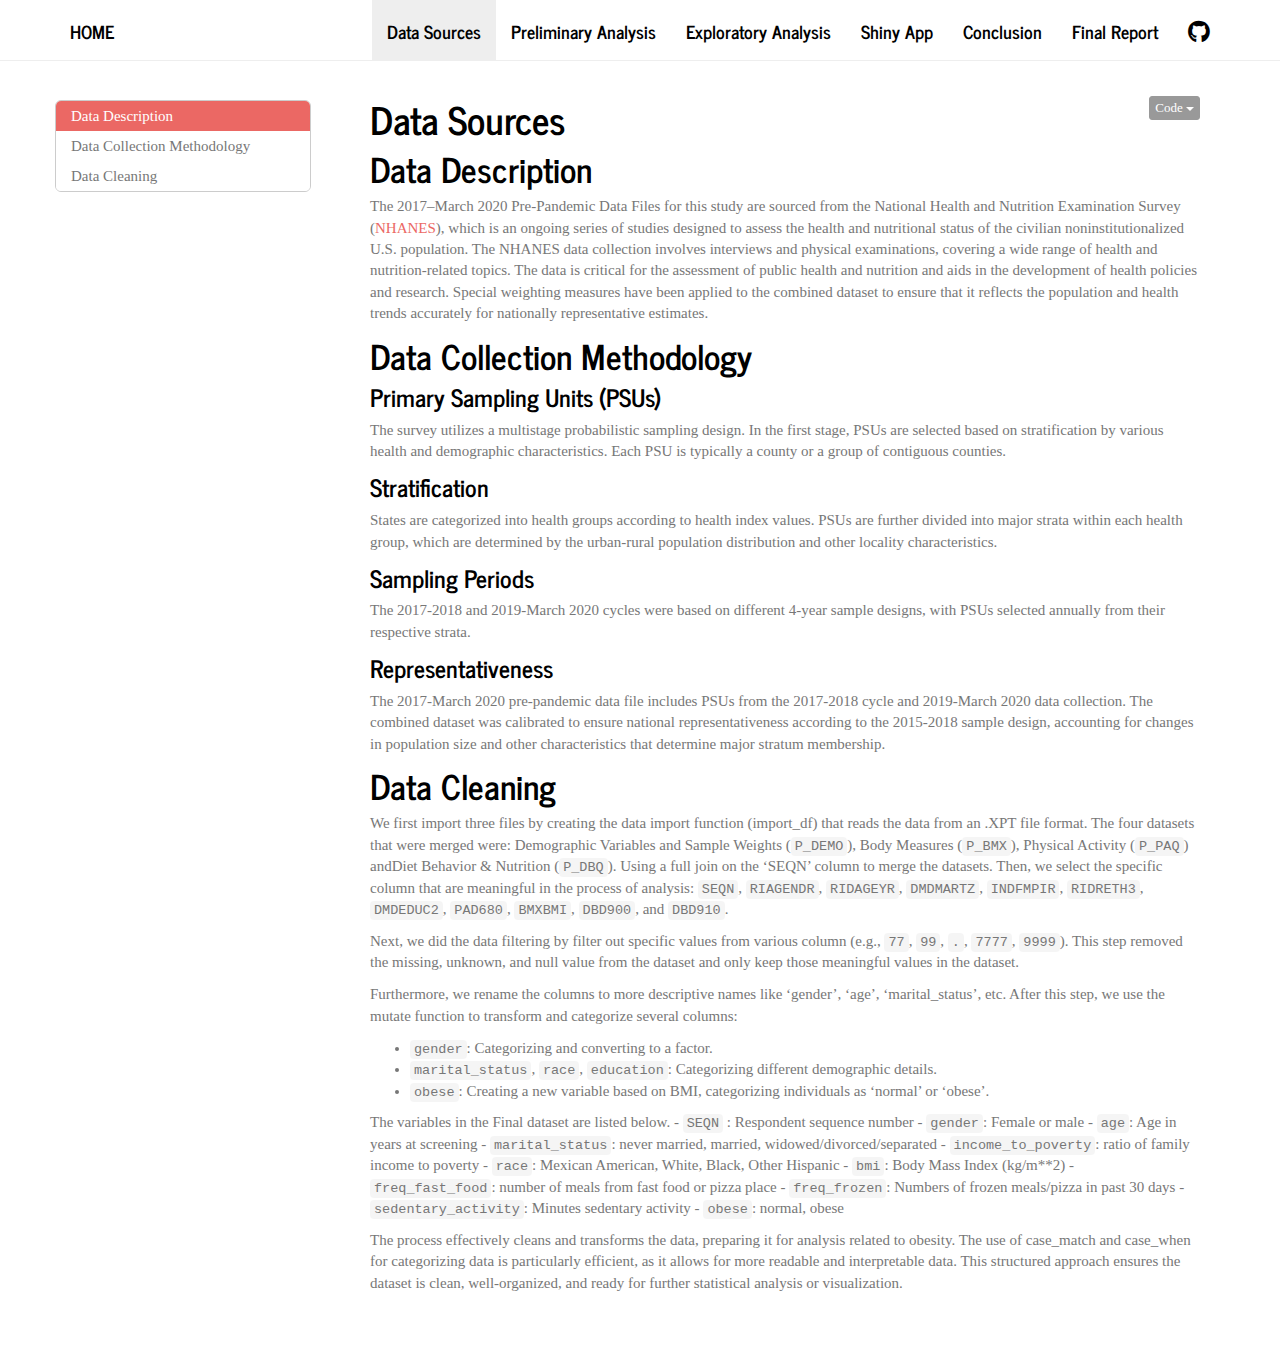
<file: Data-Sources.html>
<!DOCTYPE html>

<html>

<head>

<meta charset="utf-8" />
<meta name="generator" content="pandoc" />
<meta http-equiv="X-UA-Compatible" content="IE=EDGE" />




<title>Data Sources</title>

<script src="site_libs/header-attrs-2.25/header-attrs.js"></script>
<script src="site_libs/jquery-3.6.0/jquery-3.6.0.min.js"></script>
<meta name="viewport" content="width=device-width, initial-scale=1" />
<link href="site_libs/bootstrap-3.3.5/css/journal.min.css" rel="stylesheet" />
<script src="site_libs/bootstrap-3.3.5/js/bootstrap.min.js"></script>
<script src="site_libs/bootstrap-3.3.5/shim/html5shiv.min.js"></script>
<script src="site_libs/bootstrap-3.3.5/shim/respond.min.js"></script>
<style>h1 {font-size: 34px;}
       h1.title {font-size: 38px;}
       h2 {font-size: 30px;}
       h3 {font-size: 24px;}
       h4 {font-size: 18px;}
       h5 {font-size: 16px;}
       h6 {font-size: 12px;}
       code {color: inherit; background-color: rgba(0, 0, 0, 0.04);}
       pre:not([class]) { background-color: white }</style>
<script src="site_libs/jqueryui-1.13.2/jquery-ui.min.js"></script>
<link href="site_libs/tocify-1.9.1/jquery.tocify.css" rel="stylesheet" />
<script src="site_libs/tocify-1.9.1/jquery.tocify.js"></script>
<script src="site_libs/navigation-1.1/tabsets.js"></script>
<script src="site_libs/navigation-1.1/codefolding.js"></script>
<link href="site_libs/highlightjs-9.12.0/default.css" rel="stylesheet" />
<script src="site_libs/highlightjs-9.12.0/highlight.js"></script>
<link href="site_libs/font-awesome-6.4.2/css/all.min.css" rel="stylesheet" />
<link href="site_libs/font-awesome-6.4.2/css/v4-shims.min.css" rel="stylesheet" />

<style type="text/css">
  code{white-space: pre-wrap;}
  span.smallcaps{font-variant: small-caps;}
  span.underline{text-decoration: underline;}
  div.column{display: inline-block; vertical-align: top; width: 50%;}
  div.hanging-indent{margin-left: 1.5em; text-indent: -1.5em;}
  ul.task-list{list-style: none;}
    </style>

<style type="text/css">code{white-space: pre;}</style>
<script type="text/javascript">
if (window.hljs) {
  hljs.configure({languages: []});
  hljs.initHighlightingOnLoad();
  if (document.readyState && document.readyState === "complete") {
    window.setTimeout(function() { hljs.initHighlighting(); }, 0);
  }
}
</script>









<style type = "text/css">
.main-container {
  max-width: 940px;
  margin-left: auto;
  margin-right: auto;
}
img {
  max-width:100%;
}
.tabbed-pane {
  padding-top: 12px;
}
.html-widget {
  margin-bottom: 20px;
}
button.code-folding-btn:focus {
  outline: none;
}
summary {
  display: list-item;
}
details > summary > p:only-child {
  display: inline;
}
pre code {
  padding: 0;
}
</style>


<style type="text/css">
.dropdown-submenu {
  position: relative;
}
.dropdown-submenu>.dropdown-menu {
  top: 0;
  left: 100%;
  margin-top: -6px;
  margin-left: -1px;
  border-radius: 0 6px 6px 6px;
}
.dropdown-submenu:hover>.dropdown-menu {
  display: block;
}
.dropdown-submenu>a:after {
  display: block;
  content: " ";
  float: right;
  width: 0;
  height: 0;
  border-color: transparent;
  border-style: solid;
  border-width: 5px 0 5px 5px;
  border-left-color: #cccccc;
  margin-top: 5px;
  margin-right: -10px;
}
.dropdown-submenu:hover>a:after {
  border-left-color: #adb5bd;
}
.dropdown-submenu.pull-left {
  float: none;
}
.dropdown-submenu.pull-left>.dropdown-menu {
  left: -100%;
  margin-left: 10px;
  border-radius: 6px 0 6px 6px;
}
</style>

<script type="text/javascript">
// manage active state of menu based on current page
$(document).ready(function () {
  // active menu anchor
  href = window.location.pathname
  href = href.substr(href.lastIndexOf('/') + 1)
  if (href === "")
    href = "index.html";
  var menuAnchor = $('a[href="' + href + '"]');

  // mark the anchor link active (and if it's in a dropdown, also mark that active)
  var dropdown = menuAnchor.closest('li.dropdown');
  if (window.bootstrap) { // Bootstrap 4+
    menuAnchor.addClass('active');
    dropdown.find('> .dropdown-toggle').addClass('active');
  } else { // Bootstrap 3
    menuAnchor.parent().addClass('active');
    dropdown.addClass('active');
  }

  // Navbar adjustments
  var navHeight = $(".navbar").first().height() + 15;
  var style = document.createElement('style');
  var pt = "padding-top: " + navHeight + "px; ";
  var mt = "margin-top: -" + navHeight + "px; ";
  var css = "";
  // offset scroll position for anchor links (for fixed navbar)
  for (var i = 1; i <= 6; i++) {
    css += ".section h" + i + "{ " + pt + mt + "}\n";
  }
  style.innerHTML = "body {" + pt + "padding-bottom: 40px; }\n" + css;
  document.head.appendChild(style);
});
</script>

<!-- tabsets -->

<style type="text/css">
.tabset-dropdown > .nav-tabs {
  display: inline-table;
  max-height: 500px;
  min-height: 44px;
  overflow-y: auto;
  border: 1px solid #ddd;
  border-radius: 4px;
}

.tabset-dropdown > .nav-tabs > li.active:before, .tabset-dropdown > .nav-tabs.nav-tabs-open:before {
  content: "\e259";
  font-family: 'Glyphicons Halflings';
  display: inline-block;
  padding: 10px;
  border-right: 1px solid #ddd;
}

.tabset-dropdown > .nav-tabs.nav-tabs-open > li.active:before {
  content: "\e258";
  font-family: 'Glyphicons Halflings';
  border: none;
}

.tabset-dropdown > .nav-tabs > li.active {
  display: block;
}

.tabset-dropdown > .nav-tabs > li > a,
.tabset-dropdown > .nav-tabs > li > a:focus,
.tabset-dropdown > .nav-tabs > li > a:hover {
  border: none;
  display: inline-block;
  border-radius: 4px;
  background-color: transparent;
}

.tabset-dropdown > .nav-tabs.nav-tabs-open > li {
  display: block;
  float: none;
}

.tabset-dropdown > .nav-tabs > li {
  display: none;
}
</style>

<!-- code folding -->
<style type="text/css">
.code-folding-btn { margin-bottom: 4px; }
</style>



<style type="text/css">

#TOC {
  margin: 25px 0px 20px 0px;
}
@media (max-width: 768px) {
#TOC {
  position: relative;
  width: 100%;
}
}

@media print {
.toc-content {
  /* see https://github.com/w3c/csswg-drafts/issues/4434 */
  float: right;
}
}

.toc-content {
  padding-left: 30px;
  padding-right: 40px;
}

div.main-container {
  max-width: 1200px;
}

div.tocify {
  width: 20%;
  max-width: 260px;
  max-height: 85%;
}

@media (min-width: 768px) and (max-width: 991px) {
  div.tocify {
    width: 25%;
  }
}

@media (max-width: 767px) {
  div.tocify {
    width: 100%;
    max-width: none;
  }
}

.tocify ul, .tocify li {
  line-height: 20px;
}

.tocify-subheader .tocify-item {
  font-size: 0.90em;
}

.tocify .list-group-item {
  border-radius: 0px;
}


</style>



</head>

<body>


<div class="container-fluid main-container">


<!-- setup 3col/9col grid for toc_float and main content  -->
<div class="row">
<div class="col-xs-12 col-sm-4 col-md-3">
<div id="TOC" class="tocify">
</div>
</div>

<div class="toc-content col-xs-12 col-sm-8 col-md-9">




<div class="navbar navbar-default  navbar-fixed-top" role="navigation">
  <div class="container">
    <div class="navbar-header">
      <button type="button" class="navbar-toggle collapsed" data-toggle="collapse" data-bs-toggle="collapse" data-target="#navbar" data-bs-target="#navbar">
        <span class="icon-bar"></span>
        <span class="icon-bar"></span>
        <span class="icon-bar"></span>
      </button>
      <a class="navbar-brand" href="index.html">Home</a>
    </div>
    <div id="navbar" class="navbar-collapse collapse">
      <ul class="nav navbar-nav">
        
      </ul>
      <ul class="nav navbar-nav navbar-right">
        <li>
  <a href="Data-Sources.html">Data Sources</a>
</li>
<li>
  <a href="Yi-data-clean.html">Preliminary Analysis</a>
</li>
<li>
  <a href="p8105-Final-model-analysis.html">Exploratory Analysis</a>
</li>
<li>
  <a href="https://8105final.shinyapps.io/shiny/">Shiny App</a>
</li>
<li>
  <a href="Conclusion.html">Conclusion</a>
</li>
<li>
  <a href="Report.html">Final Report</a>
</li>
<li>
  <a href="https://github.com/Jodygao/p8105_Final-project_R.git">
    <span class="fa fa-github fa-lg"></span>
     
  </a>
</li>
      </ul>
    </div><!--/.nav-collapse -->
  </div><!--/.container -->
</div><!--/.navbar -->

<div id="header">

<div class="btn-group pull-right float-right">
<button type="button" class="btn btn-default btn-xs btn-secondary btn-sm dropdown-toggle" data-toggle="dropdown" data-bs-toggle="dropdown" aria-haspopup="true" aria-expanded="false"><span>Code</span> <span class="caret"></span></button>
<ul class="dropdown-menu dropdown-menu-right" style="min-width: 50px;">
<li><a id="rmd-show-all-code" href="#">Show All Code</a></li>
<li><a id="rmd-hide-all-code" href="#">Hide All Code</a></li>
</ul>
</div>



<h1 class="title toc-ignore">Data Sources</h1>

</div>


<div id="data-description" class="section level1">
<h1>Data Description</h1>
<p>The 2017–March 2020 Pre-Pandemic Data Files for this study are
sourced from the National Health and Nutrition Examination Survey (<a
href="https://wwwn.cdc.gov/nchs/nhanes/continuousnhanes/default.aspx?Cycle=2017-2020">NHANES</a>),
which is an ongoing series of studies designed to assess the health and
nutritional status of the civilian noninstitutionalized U.S. population.
The NHANES data collection involves interviews and physical
examinations, covering a wide range of health and nutrition-related
topics. The data is critical for the assessment of public health and
nutrition and aids in the development of health policies and research.
Special weighting measures have been applied to the combined dataset to
ensure that it reflects the population and health trends accurately for
nationally representative estimates.</p>
</div>
<div id="data-collection-methodology" class="section level1">
<h1>Data Collection Methodology</h1>
<div id="primary-sampling-units-psus" class="section level3">
<h3>Primary Sampling Units (PSUs)</h3>
<p>The survey utilizes a multistage probabilistic sampling design. In
the first stage, PSUs are selected based on stratification by various
health and demographic characteristics. Each PSU is typically a county
or a group of contiguous counties.</p>
</div>
<div id="stratification" class="section level3">
<h3>Stratification</h3>
<p>States are categorized into health groups according to health index
values. PSUs are further divided into major strata within each health
group, which are determined by the urban-rural population distribution
and other locality characteristics.</p>
</div>
<div id="sampling-periods" class="section level3">
<h3>Sampling Periods</h3>
<p>The 2017-2018 and 2019-March 2020 cycles were based on different
4-year sample designs, with PSUs selected annually from their respective
strata.</p>
</div>
<div id="representativeness" class="section level3">
<h3>Representativeness</h3>
<p>The 2017-March 2020 pre-pandemic data file includes PSUs from the
2017-2018 cycle and 2019-March 2020 data collection. The combined
dataset was calibrated to ensure national representativeness according
to the 2015-2018 sample design, accounting for changes in population
size and other characteristics that determine major stratum
membership.</p>
</div>
</div>
<div id="data-cleaning" class="section level1">
<h1>Data Cleaning</h1>
<p>We first import three files by creating the data import function
(import_df) that reads the data from an .XPT file format. The four
datasets that were merged were: Demographic Variables and Sample Weights
(<code>P_DEMO</code>), Body Measures (<code>P_BMX</code>), Physical
Activity (<code>P_PAQ</code>) andDiet Behavior &amp; Nutrition
(<code>P_DBQ</code>). Using a full join on the ‘SEQN’ column to merge
the datasets. Then, we select the specific column that are meaningful in
the process of analysis: <code>SEQN</code>, <code>RIAGENDR</code>,
<code>RIDAGEYR</code>, <code>DMDMARTZ</code>, <code>INDFMPIR</code>,
<code>RIDRETH3</code>, <code>DMDEDUC2</code>, <code>PAD680</code>,
<code>BMXBMI</code>, <code>DBD900</code>, and <code>DBD910</code>.</p>
<p>Next, we did the data filtering by filter out specific values from
various column (e.g., <code>77</code>, <code>99</code>, <code>.</code>,
<code>7777</code>, <code>9999</code>). This step removed the missing,
unknown, and null value from the dataset and only keep those meaningful
values in the dataset.</p>
<p>Furthermore, we rename the columns to more descriptive names like
‘gender’, ‘age’, ‘marital_status’, etc. After this step, we use the
mutate function to transform and categorize several columns:</p>
<ul>
<li><code>gender</code>: Categorizing and converting to a factor.</li>
<li><code>marital_status</code>, <code>race</code>,
<code>education</code>: Categorizing different demographic details.</li>
<li><code>obese</code>: Creating a new variable based on BMI,
categorizing individuals as ‘normal’ or ‘obese’.</li>
</ul>
<p>The variables in the Final dataset are listed below. -
<code>SEQN</code> : Respondent sequence number - <code>gender</code>:
Female or male - <code>age</code>: Age in years at screening -
<code>marital_status</code>: never married, married,
widowed/divorced/separated - <code>income_to_poverty</code>: ratio of
family income to poverty - <code>race</code>: Mexican American, White,
Black, Other Hispanic - <code>bmi</code>: Body Mass Index (kg/m**2) -
<code>freq_fast_food</code>: number of meals from fast food or pizza
place - <code>freq_frozen</code>: Numbers of frozen meals/pizza in past
30 days - <code>sedentary_activity</code>: Minutes sedentary activity -
<code>obese</code>: normal, obese</p>
<p>The process effectively cleans and transforms the data, preparing it
for analysis related to obesity. The use of case_match and case_when for
categorizing data is particularly efficient, as it allows for more
readable and interpretable data. This structured approach ensures the
dataset is clean, well-organized, and ready for further statistical
analysis or visualization.</p>
</div>



</div>
</div>

</div>

<script>

// add bootstrap table styles to pandoc tables
function bootstrapStylePandocTables() {
  $('tr.odd').parent('tbody').parent('table').addClass('table table-condensed');
}
$(document).ready(function () {
  bootstrapStylePandocTables();
});


</script>

<!-- tabsets -->

<script>
$(document).ready(function () {
  window.buildTabsets("TOC");
});

$(document).ready(function () {
  $('.tabset-dropdown > .nav-tabs > li').click(function () {
    $(this).parent().toggleClass('nav-tabs-open');
  });
});
</script>

<!-- code folding -->
<script>
$(document).ready(function () {
  window.initializeCodeFolding("hide" === "show");
});
</script>

<script>
$(document).ready(function ()  {

    // temporarily add toc-ignore selector to headers for the consistency with Pandoc
    $('.unlisted.unnumbered').addClass('toc-ignore')

    // move toc-ignore selectors from section div to header
    $('div.section.toc-ignore')
        .removeClass('toc-ignore')
        .children('h1,h2,h3,h4,h5').addClass('toc-ignore');

    // establish options
    var options = {
      selectors: "h1,h2,h3",
      theme: "bootstrap3",
      context: '.toc-content',
      hashGenerator: function (text) {
        return text.replace(/[.\\/?&!#<>]/g, '').replace(/\s/g, '_');
      },
      ignoreSelector: ".toc-ignore",
      scrollTo: 0
    };
    options.showAndHide = true;
    options.smoothScroll = true;

    // tocify
    var toc = $("#TOC").tocify(options).data("toc-tocify");
});
</script>

<!-- dynamically load mathjax for compatibility with self-contained -->
<script>
  (function () {
    var script = document.createElement("script");
    script.type = "text/javascript";
    script.src  = "https://mathjax.rstudio.com/latest/MathJax.js?config=TeX-AMS-MML_HTMLorMML";
    document.getElementsByTagName("head")[0].appendChild(script);
  })();
</script>

</body>
</html>
</file>
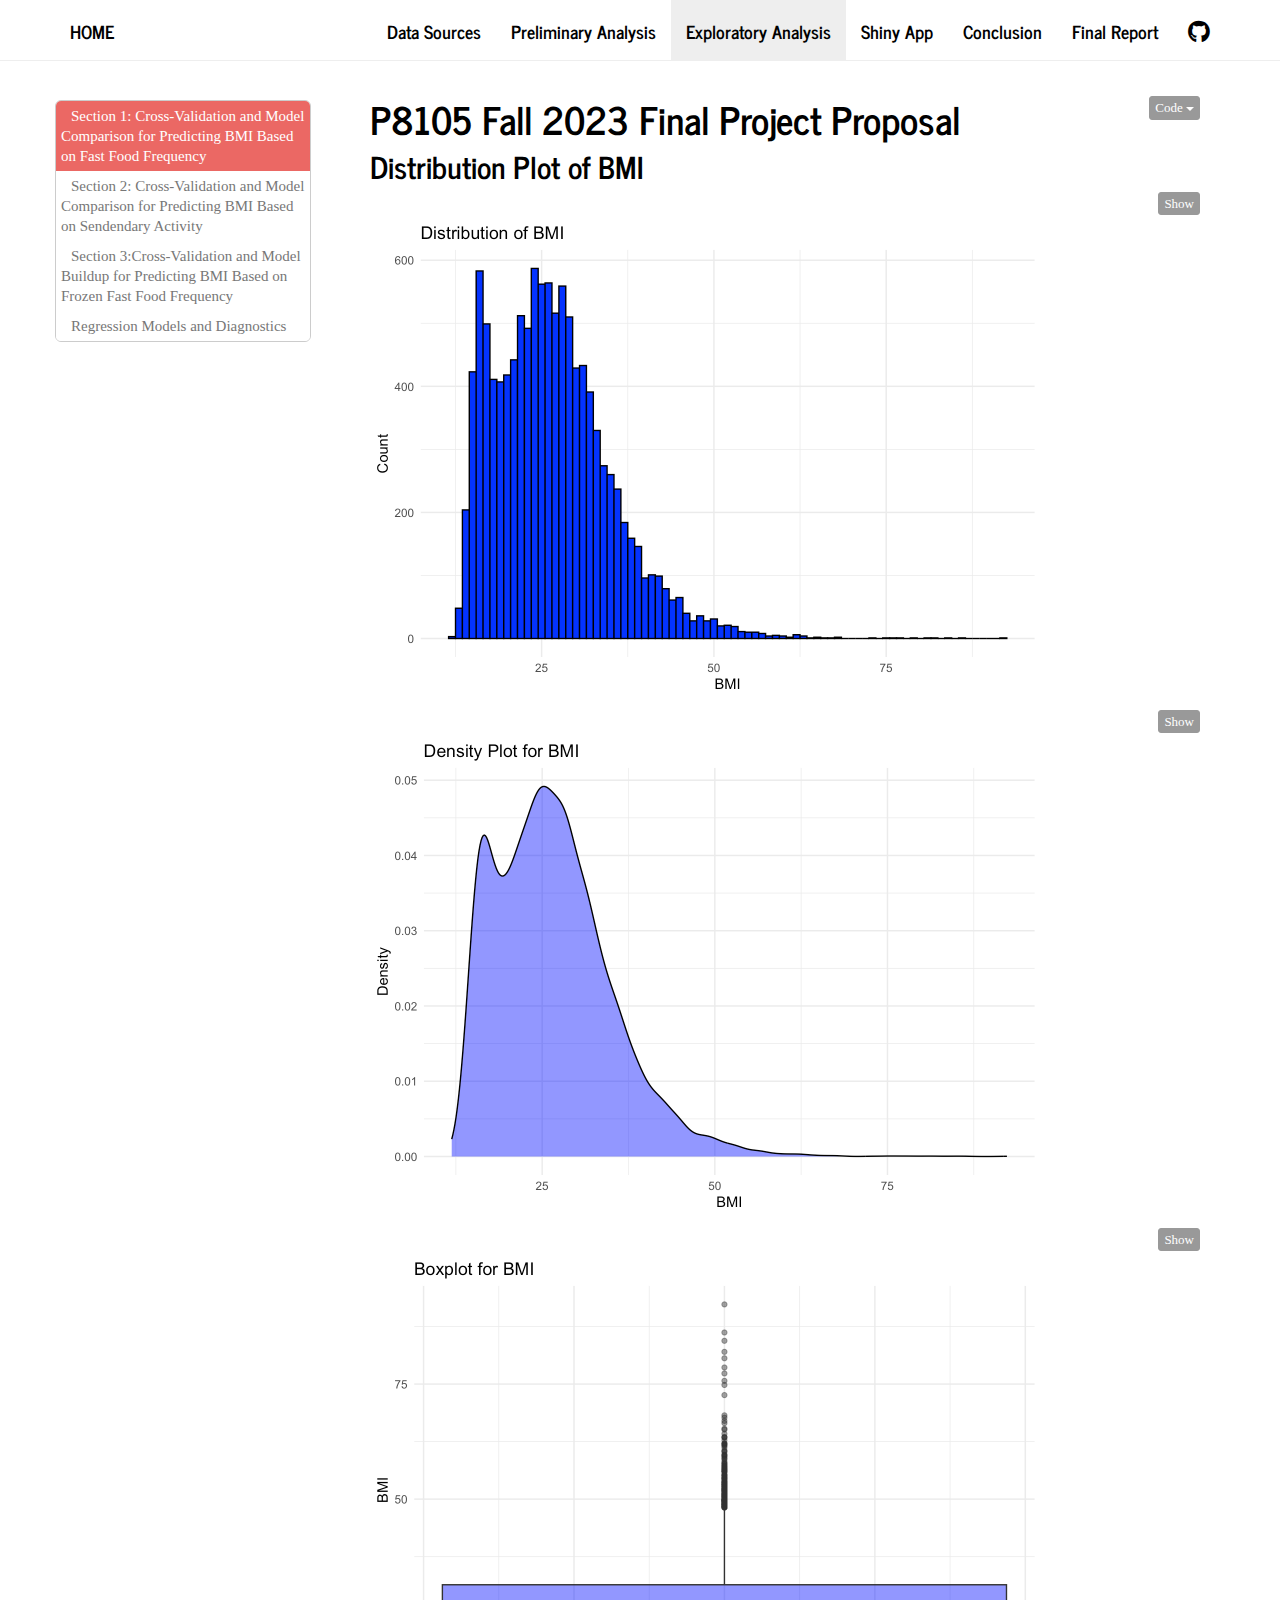
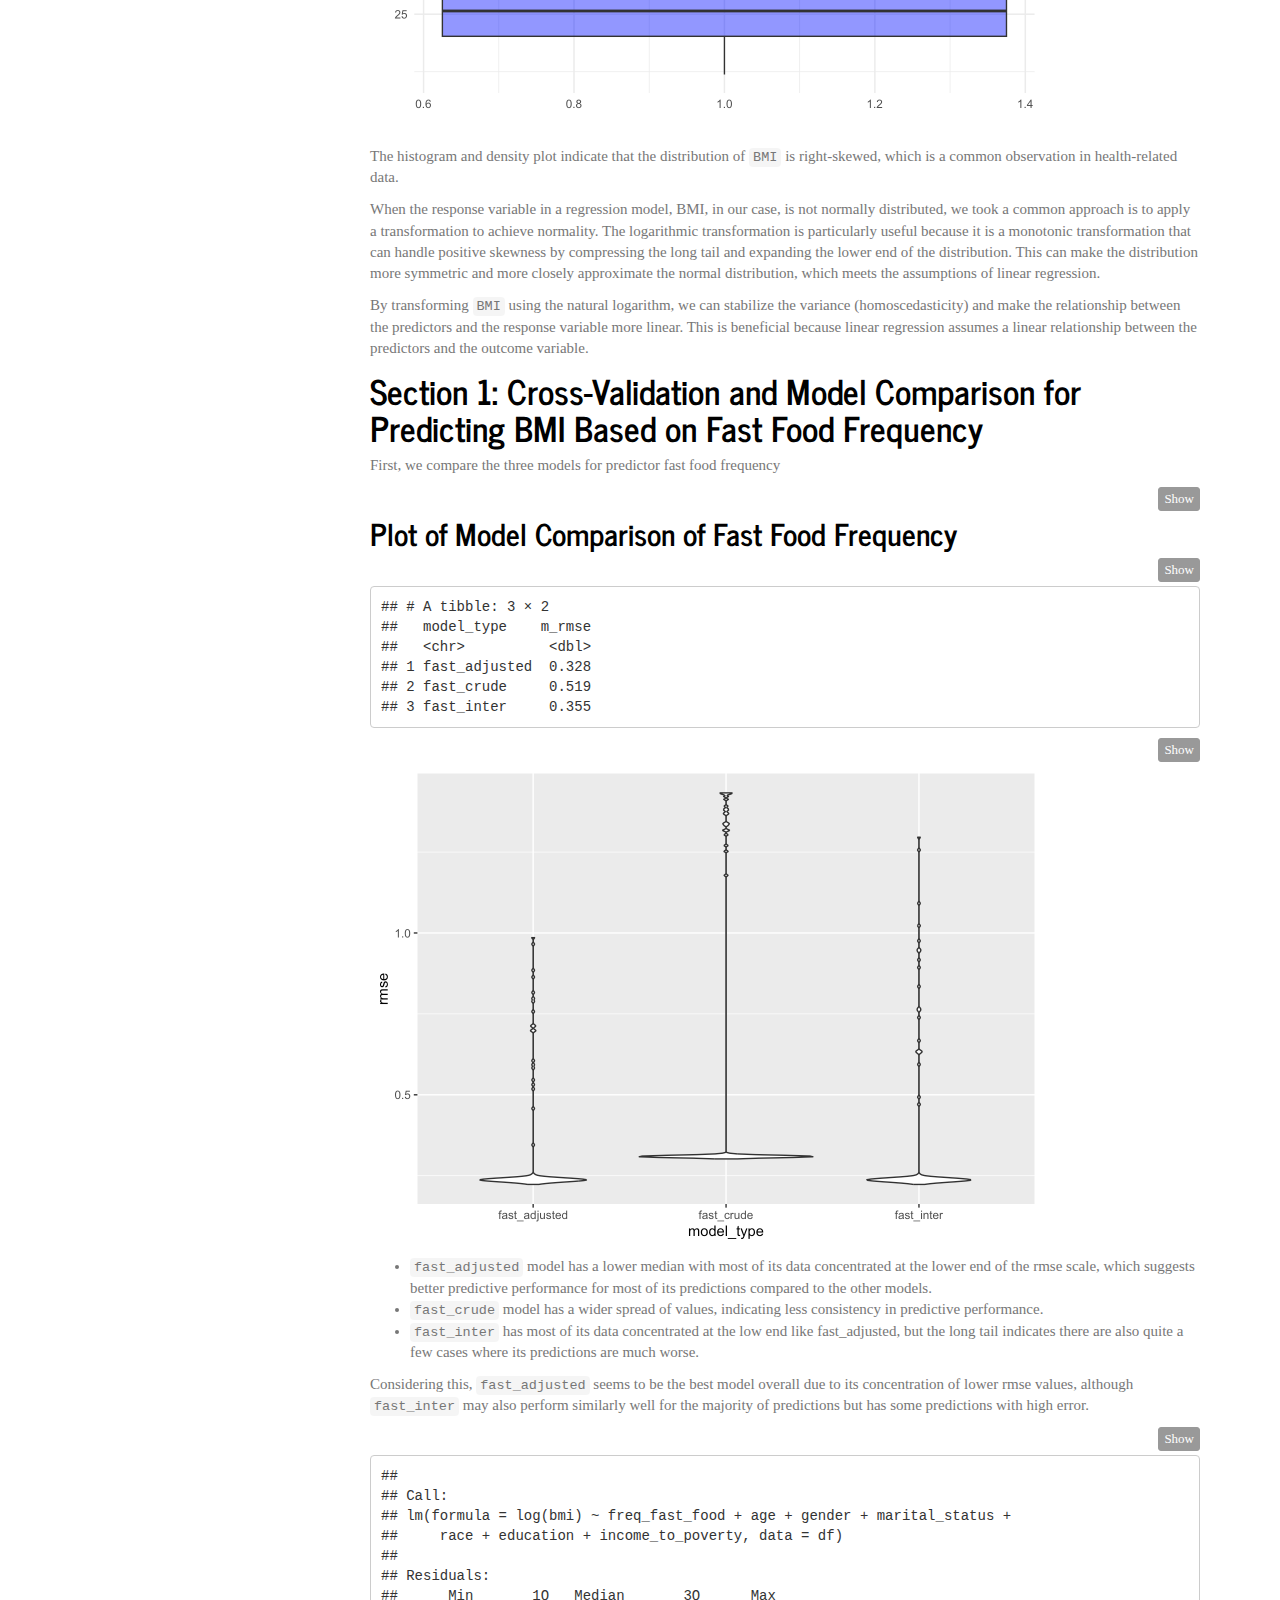
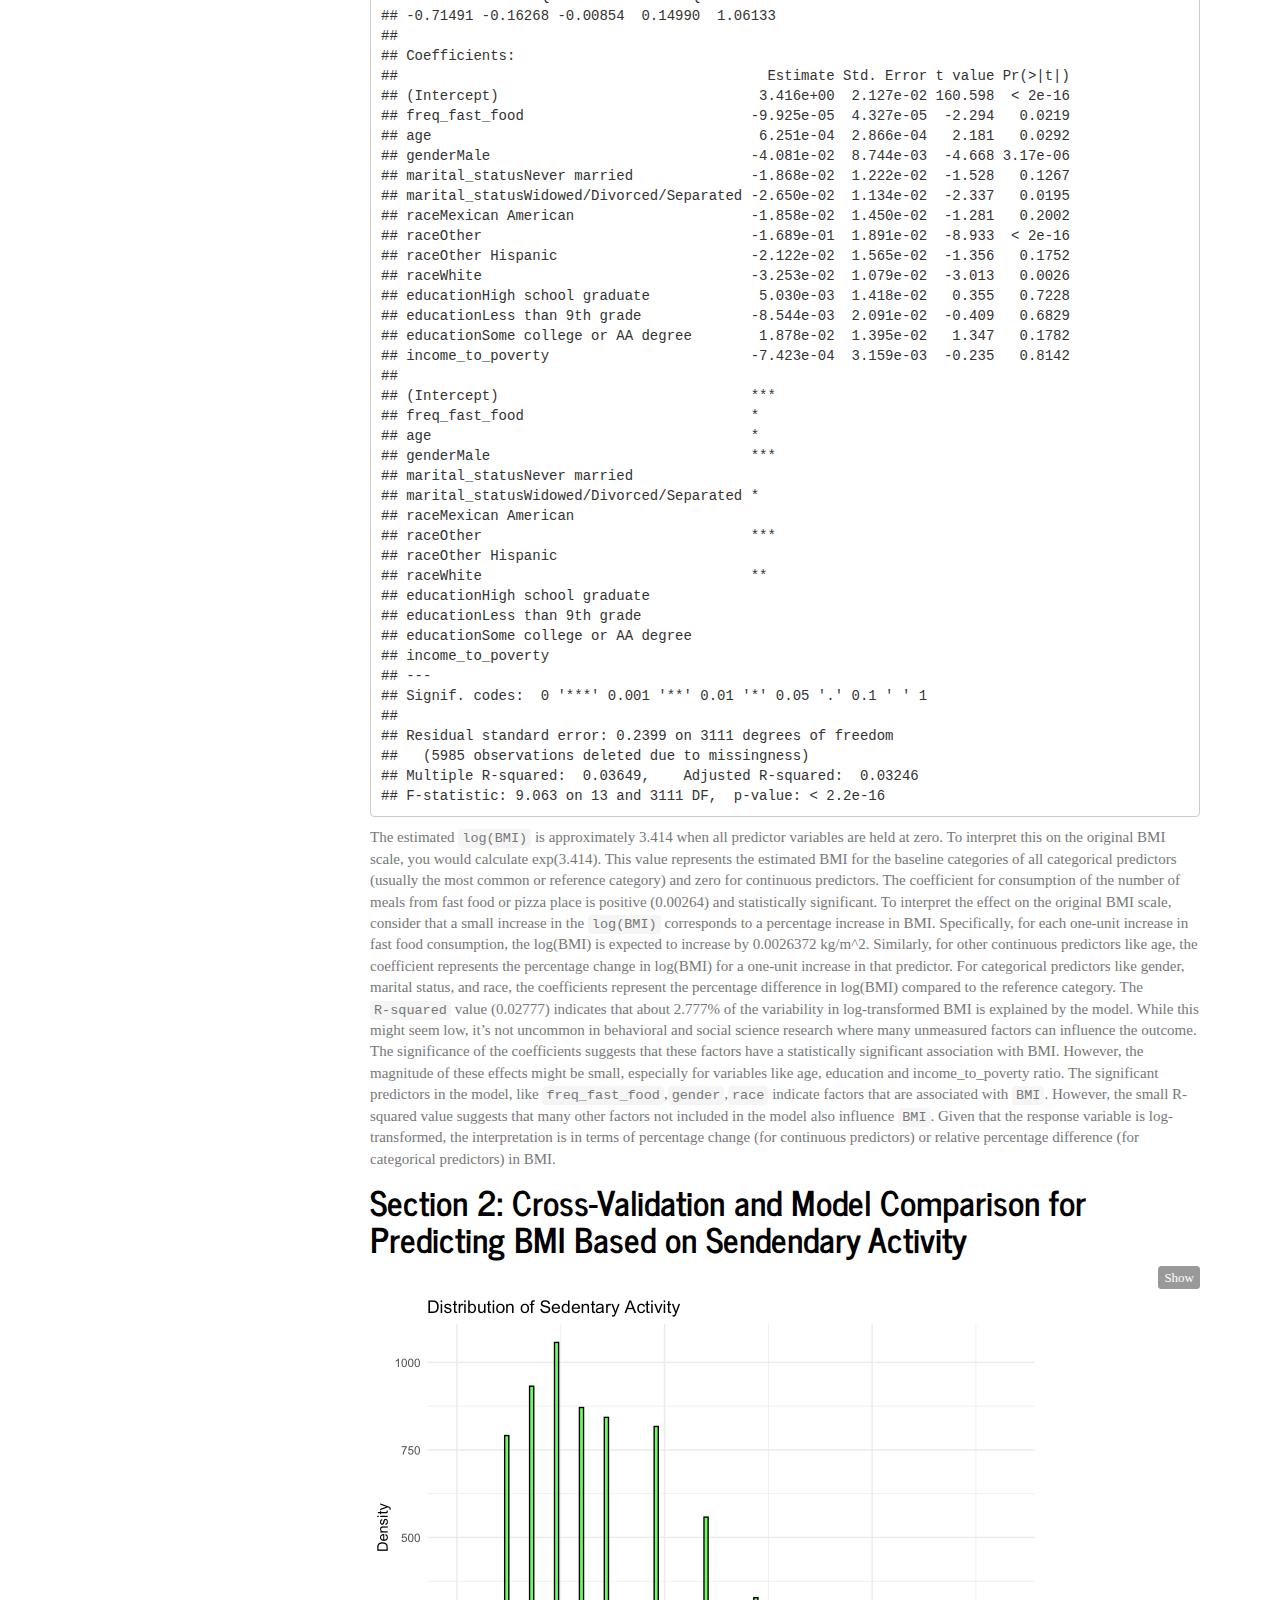
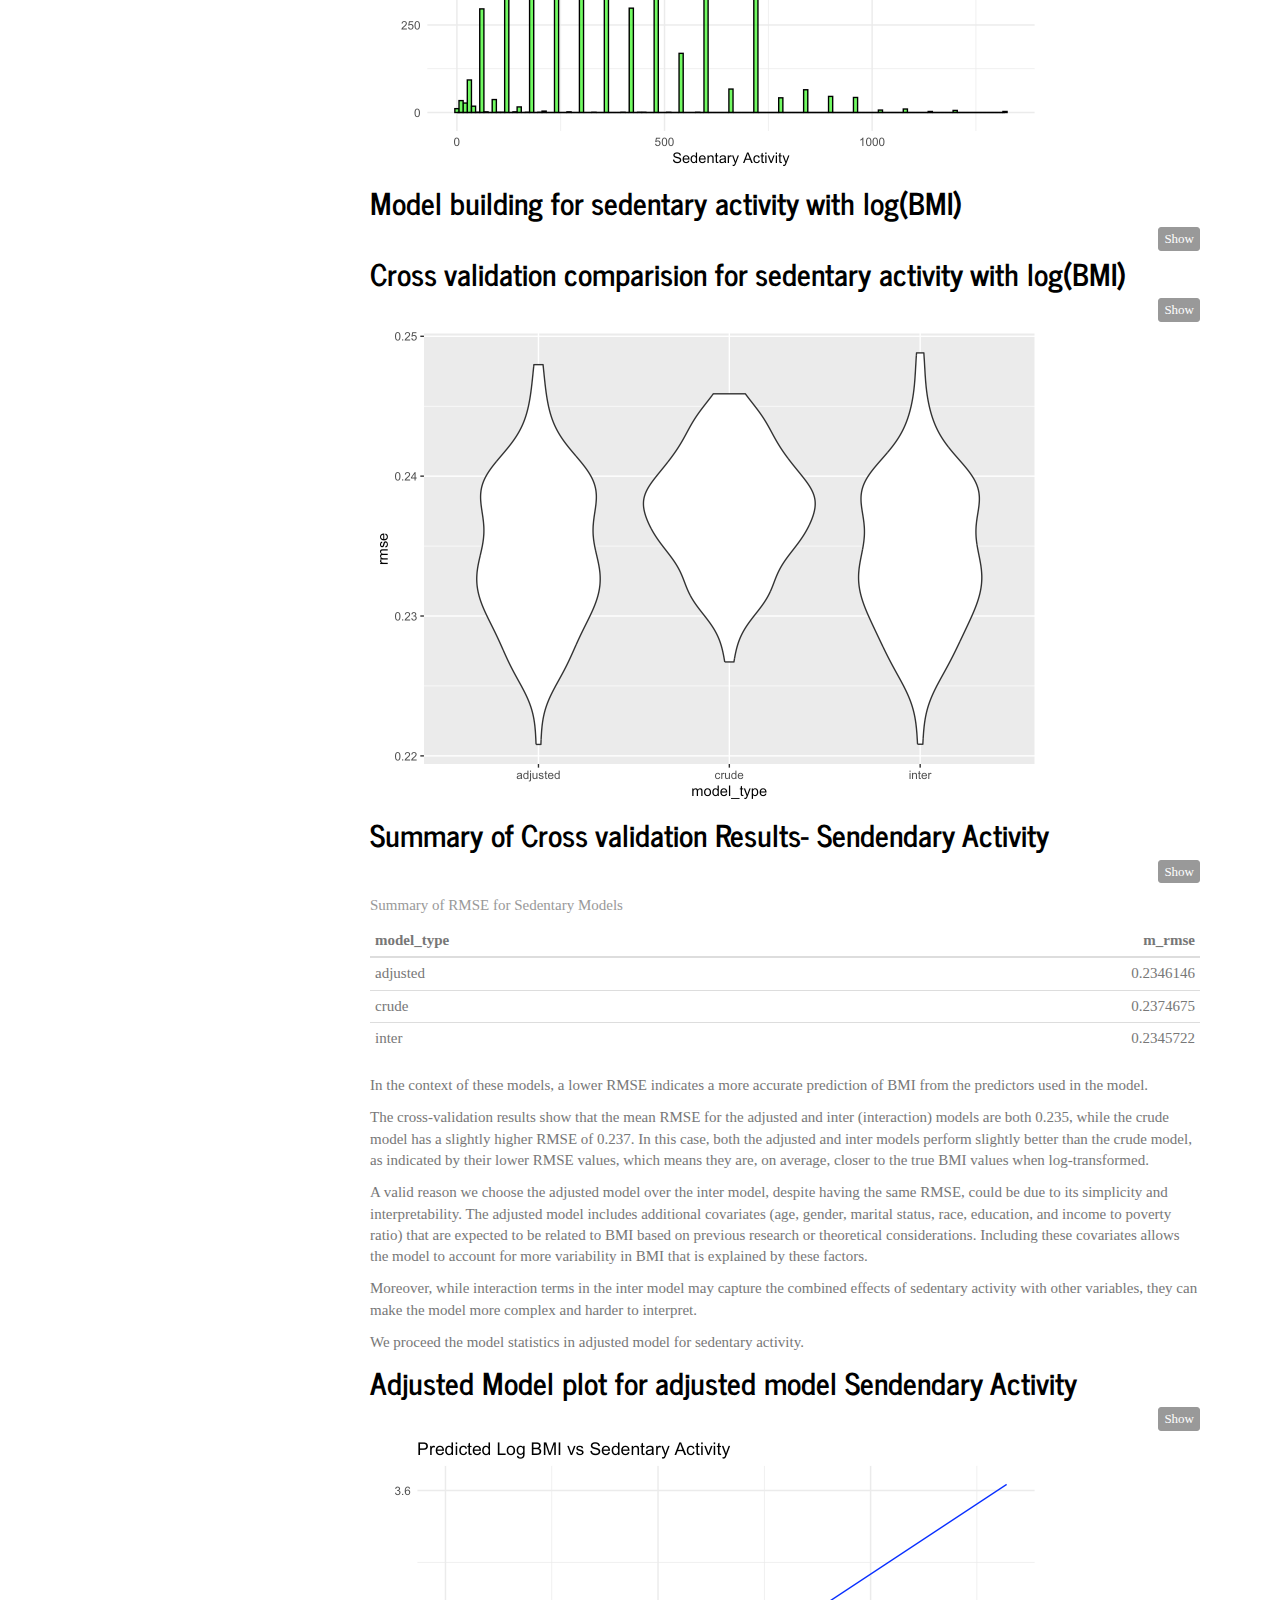
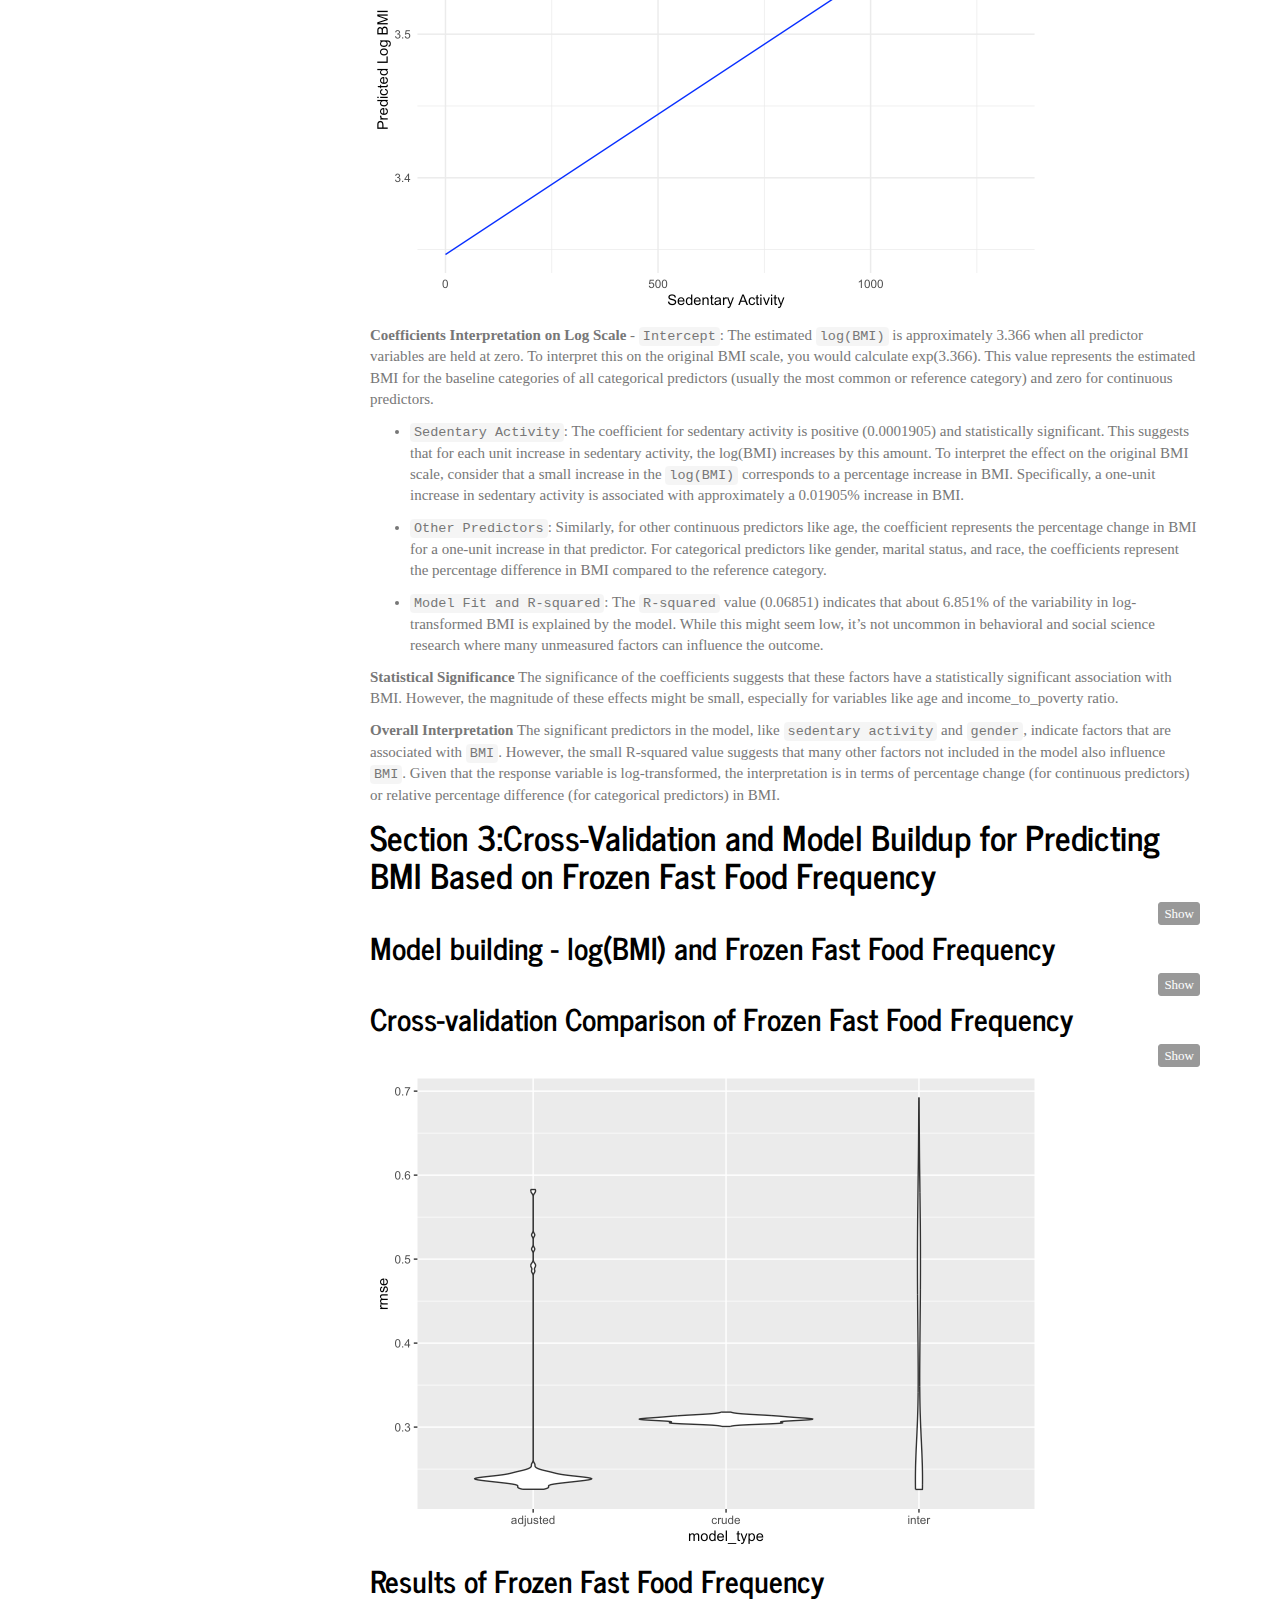
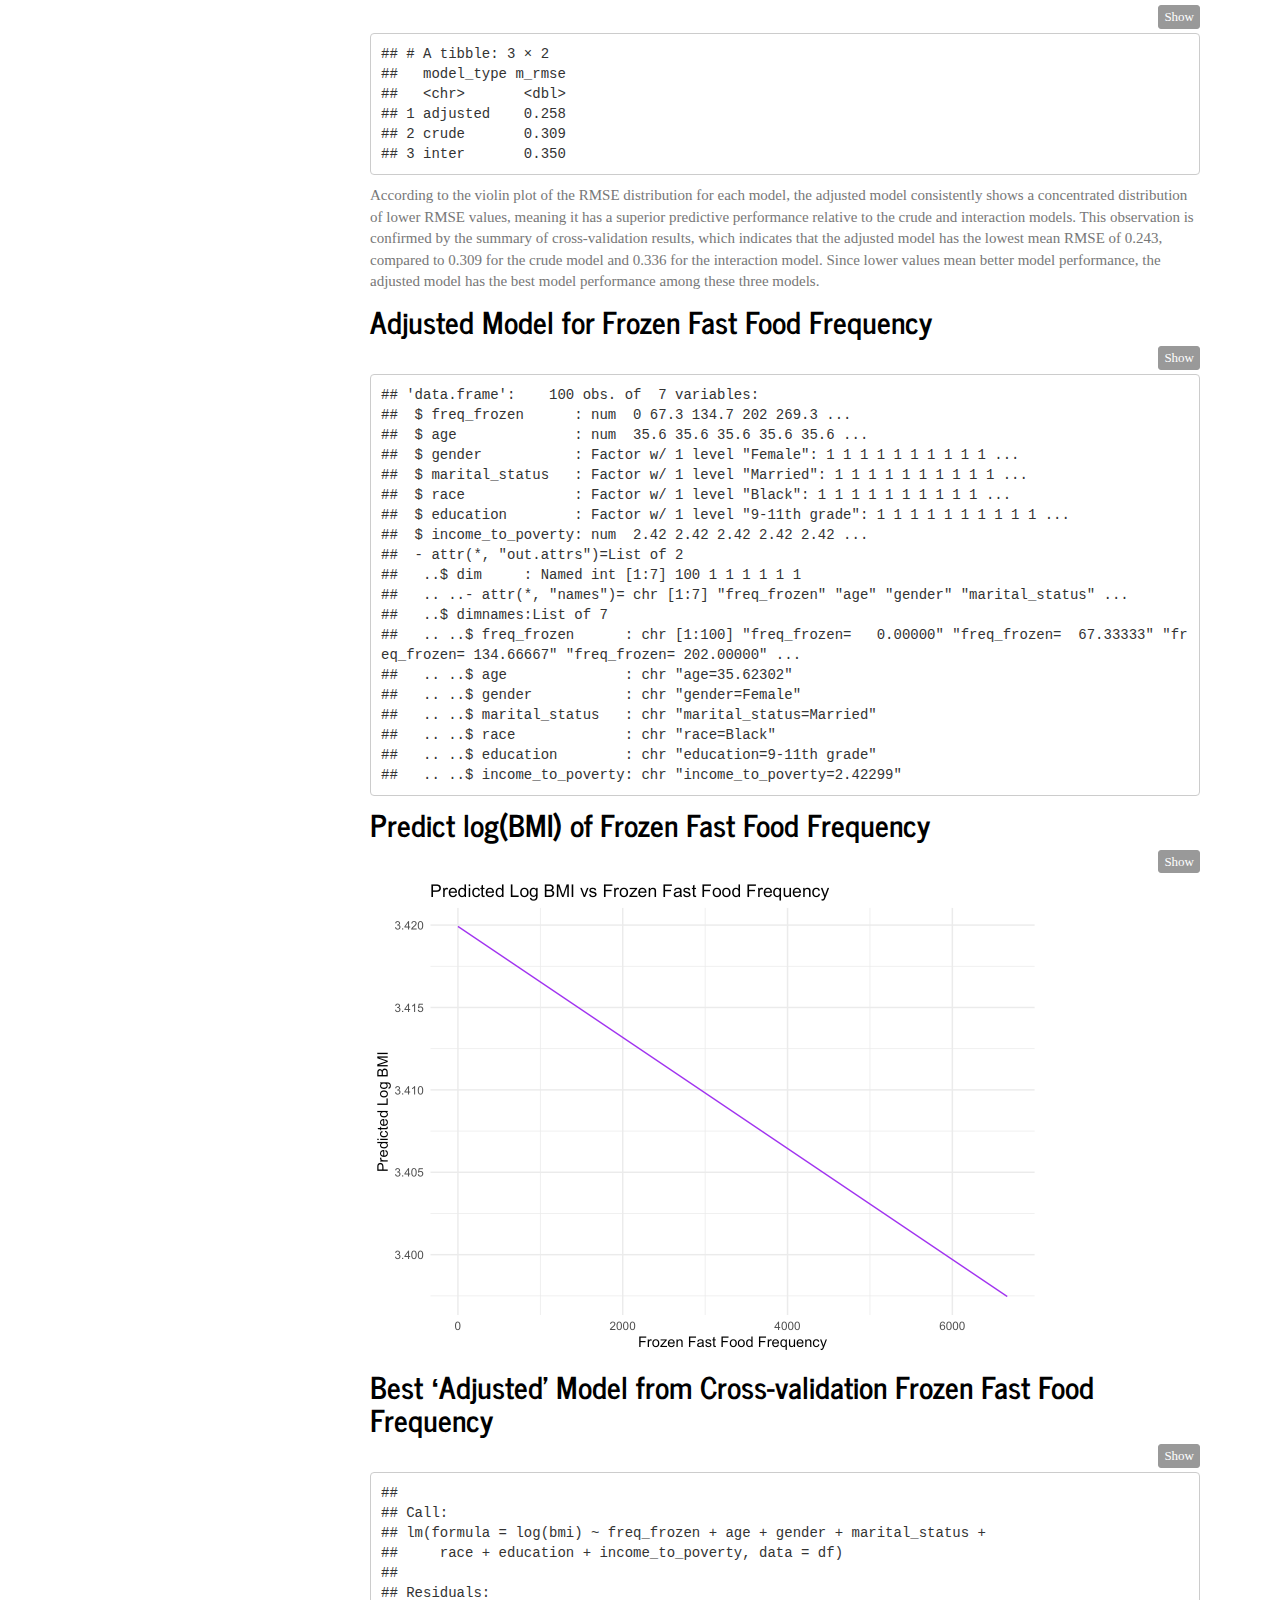
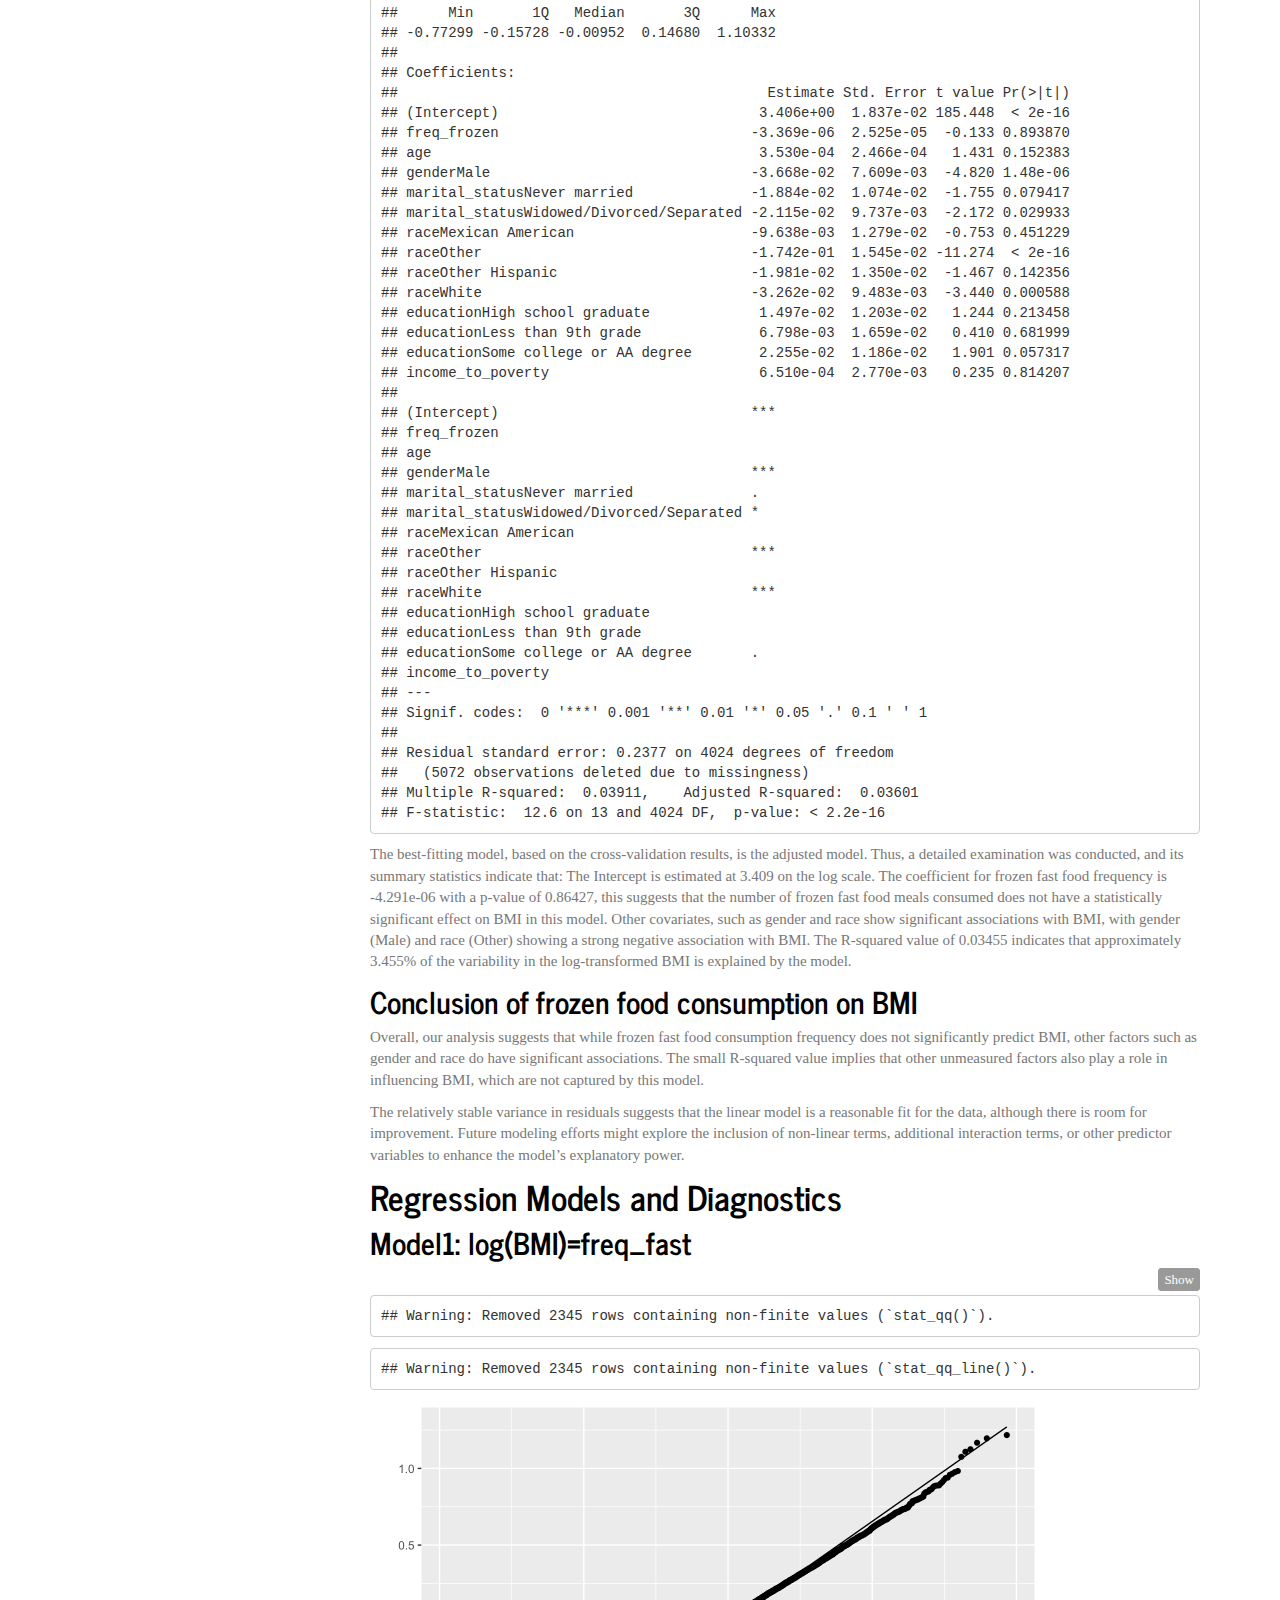
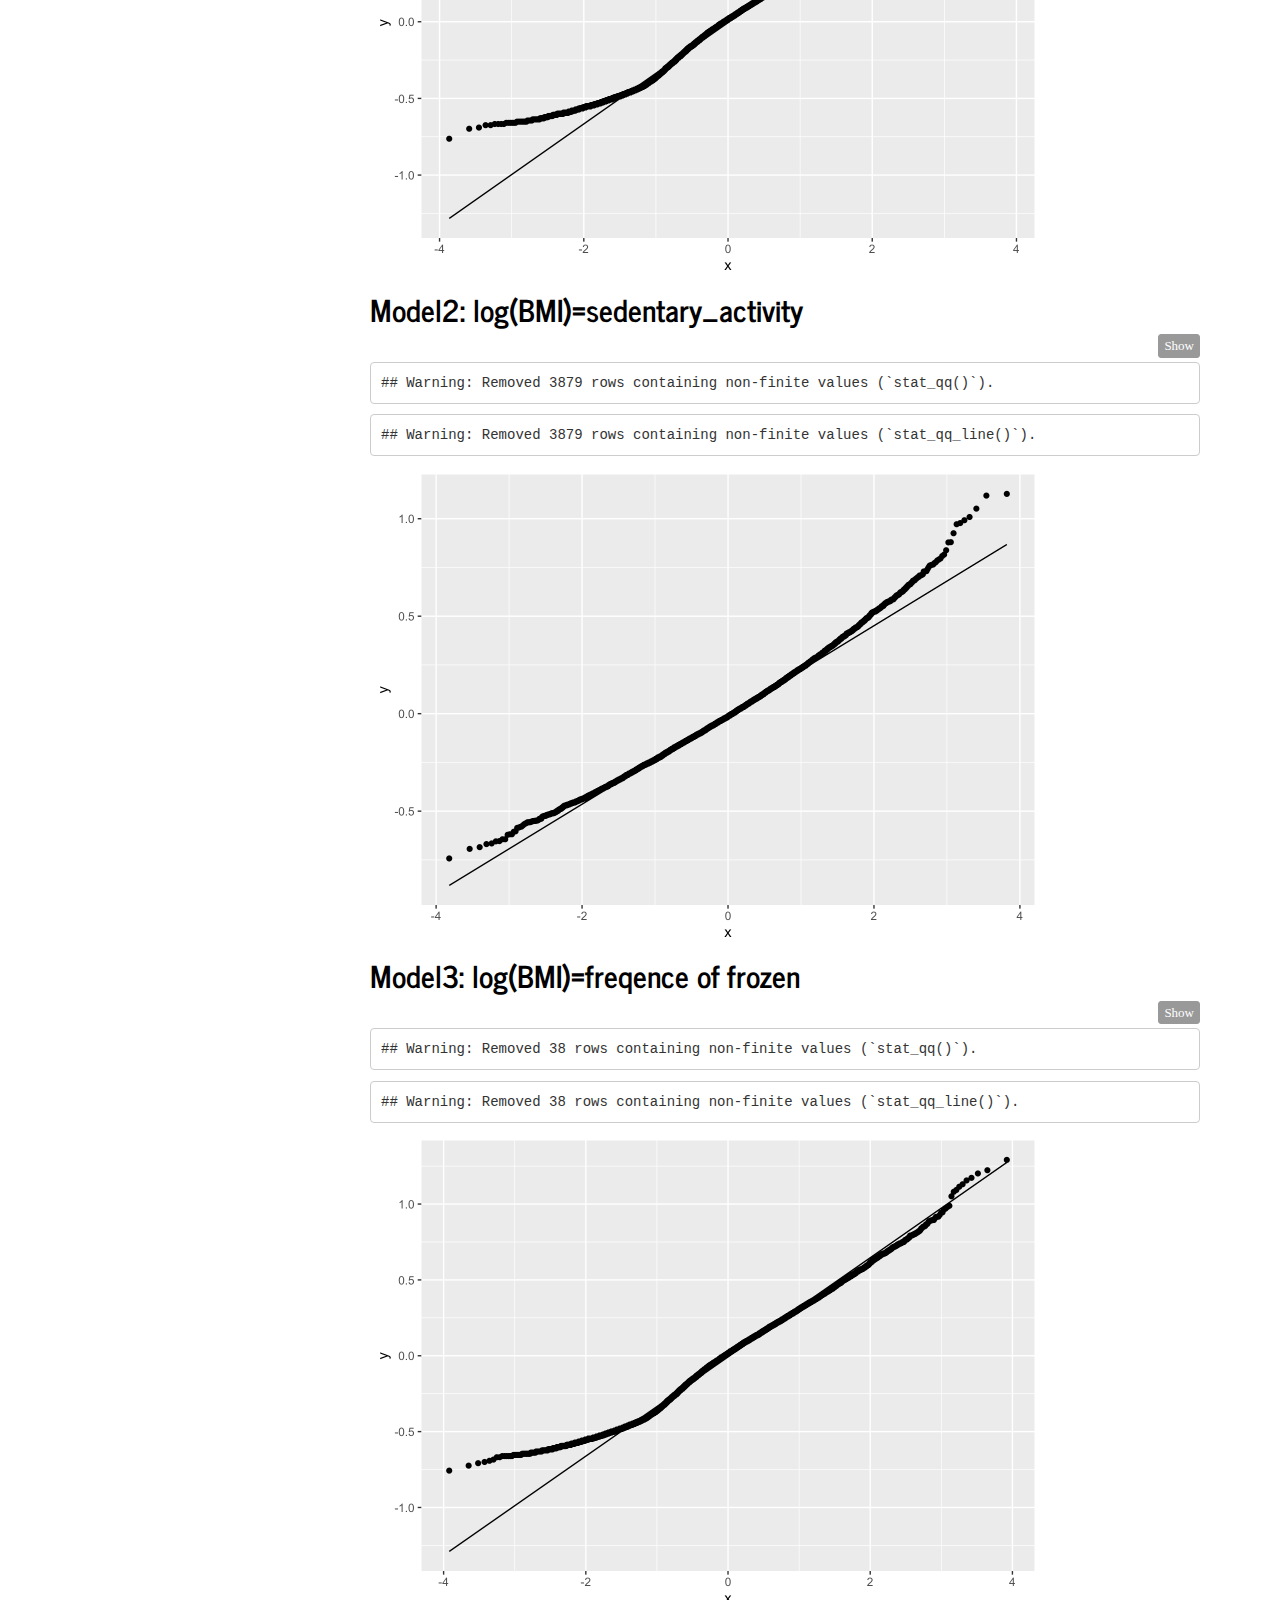
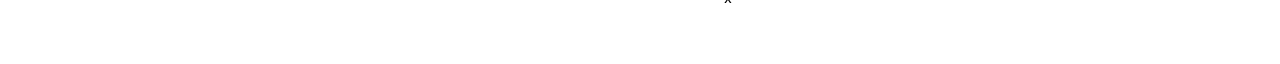
<file: p8105-Final-model-analysis.html>
<!DOCTYPE html>

<html>

<head>

<meta charset="utf-8" />
<meta name="generator" content="pandoc" />
<meta http-equiv="X-UA-Compatible" content="IE=EDGE" />




<title>P8105 Fall 2023 Final Project Proposal</title>

<script src="site_libs/header-attrs-2.24/header-attrs.js"></script>
<script src="site_libs/jquery-3.6.0/jquery-3.6.0.min.js"></script>
<meta name="viewport" content="width=device-width, initial-scale=1" />
<link href="site_libs/bootstrap-3.3.5/css/journal.min.css" rel="stylesheet" />
<script src="site_libs/bootstrap-3.3.5/js/bootstrap.min.js"></script>
<script src="site_libs/bootstrap-3.3.5/shim/html5shiv.min.js"></script>
<script src="site_libs/bootstrap-3.3.5/shim/respond.min.js"></script>
<style>h1 {font-size: 34px;}
       h1.title {font-size: 38px;}
       h2 {font-size: 30px;}
       h3 {font-size: 24px;}
       h4 {font-size: 18px;}
       h5 {font-size: 16px;}
       h6 {font-size: 12px;}
       code {color: inherit; background-color: rgba(0, 0, 0, 0.04);}
       pre:not([class]) { background-color: white }</style>
<script src="site_libs/jqueryui-1.13.2/jquery-ui.min.js"></script>
<link href="site_libs/tocify-1.9.1/jquery.tocify.css" rel="stylesheet" />
<script src="site_libs/tocify-1.9.1/jquery.tocify.js"></script>
<script src="site_libs/navigation-1.1/tabsets.js"></script>
<script src="site_libs/navigation-1.1/codefolding.js"></script>
<link href="site_libs/highlightjs-9.12.0/default.css" rel="stylesheet" />
<script src="site_libs/highlightjs-9.12.0/highlight.js"></script>
<link href="site_libs/font-awesome-6.4.2/css/all.min.css" rel="stylesheet" />
<link href="site_libs/font-awesome-6.4.2/css/v4-shims.min.css" rel="stylesheet" />

<style type="text/css">
  code{white-space: pre-wrap;}
  span.smallcaps{font-variant: small-caps;}
  span.underline{text-decoration: underline;}
  div.column{display: inline-block; vertical-align: top; width: 50%;}
  div.hanging-indent{margin-left: 1.5em; text-indent: -1.5em;}
  ul.task-list{list-style: none;}
    </style>

<style type="text/css">code{white-space: pre;}</style>
<script type="text/javascript">
if (window.hljs) {
  hljs.configure({languages: []});
  hljs.initHighlightingOnLoad();
  if (document.readyState && document.readyState === "complete") {
    window.setTimeout(function() { hljs.initHighlighting(); }, 0);
  }
}
</script>









<style type = "text/css">
.main-container {
  max-width: 940px;
  margin-left: auto;
  margin-right: auto;
}
img {
  max-width:100%;
}
.tabbed-pane {
  padding-top: 12px;
}
.html-widget {
  margin-bottom: 20px;
}
button.code-folding-btn:focus {
  outline: none;
}
summary {
  display: list-item;
}
details > summary > p:only-child {
  display: inline;
}
pre code {
  padding: 0;
}
</style>


<style type="text/css">
.dropdown-submenu {
  position: relative;
}
.dropdown-submenu>.dropdown-menu {
  top: 0;
  left: 100%;
  margin-top: -6px;
  margin-left: -1px;
  border-radius: 0 6px 6px 6px;
}
.dropdown-submenu:hover>.dropdown-menu {
  display: block;
}
.dropdown-submenu>a:after {
  display: block;
  content: " ";
  float: right;
  width: 0;
  height: 0;
  border-color: transparent;
  border-style: solid;
  border-width: 5px 0 5px 5px;
  border-left-color: #cccccc;
  margin-top: 5px;
  margin-right: -10px;
}
.dropdown-submenu:hover>a:after {
  border-left-color: #adb5bd;
}
.dropdown-submenu.pull-left {
  float: none;
}
.dropdown-submenu.pull-left>.dropdown-menu {
  left: -100%;
  margin-left: 10px;
  border-radius: 6px 0 6px 6px;
}
</style>

<script type="text/javascript">
// manage active state of menu based on current page
$(document).ready(function () {
  // active menu anchor
  href = window.location.pathname
  href = href.substr(href.lastIndexOf('/') + 1)
  if (href === "")
    href = "index.html";
  var menuAnchor = $('a[href="' + href + '"]');

  // mark the anchor link active (and if it's in a dropdown, also mark that active)
  var dropdown = menuAnchor.closest('li.dropdown');
  if (window.bootstrap) { // Bootstrap 4+
    menuAnchor.addClass('active');
    dropdown.find('> .dropdown-toggle').addClass('active');
  } else { // Bootstrap 3
    menuAnchor.parent().addClass('active');
    dropdown.addClass('active');
  }

  // Navbar adjustments
  var navHeight = $(".navbar").first().height() + 15;
  var style = document.createElement('style');
  var pt = "padding-top: " + navHeight + "px; ";
  var mt = "margin-top: -" + navHeight + "px; ";
  var css = "";
  // offset scroll position for anchor links (for fixed navbar)
  for (var i = 1; i <= 6; i++) {
    css += ".section h" + i + "{ " + pt + mt + "}\n";
  }
  style.innerHTML = "body {" + pt + "padding-bottom: 40px; }\n" + css;
  document.head.appendChild(style);
});
</script>

<!-- tabsets -->

<style type="text/css">
.tabset-dropdown > .nav-tabs {
  display: inline-table;
  max-height: 500px;
  min-height: 44px;
  overflow-y: auto;
  border: 1px solid #ddd;
  border-radius: 4px;
}

.tabset-dropdown > .nav-tabs > li.active:before, .tabset-dropdown > .nav-tabs.nav-tabs-open:before {
  content: "\e259";
  font-family: 'Glyphicons Halflings';
  display: inline-block;
  padding: 10px;
  border-right: 1px solid #ddd;
}

.tabset-dropdown > .nav-tabs.nav-tabs-open > li.active:before {
  content: "\e258";
  font-family: 'Glyphicons Halflings';
  border: none;
}

.tabset-dropdown > .nav-tabs > li.active {
  display: block;
}

.tabset-dropdown > .nav-tabs > li > a,
.tabset-dropdown > .nav-tabs > li > a:focus,
.tabset-dropdown > .nav-tabs > li > a:hover {
  border: none;
  display: inline-block;
  border-radius: 4px;
  background-color: transparent;
}

.tabset-dropdown > .nav-tabs.nav-tabs-open > li {
  display: block;
  float: none;
}

.tabset-dropdown > .nav-tabs > li {
  display: none;
}
</style>

<!-- code folding -->
<style type="text/css">
.code-folding-btn { margin-bottom: 4px; }
</style>



<style type="text/css">

#TOC {
  margin: 25px 0px 20px 0px;
}
@media (max-width: 768px) {
#TOC {
  position: relative;
  width: 100%;
}
}

@media print {
.toc-content {
  /* see https://github.com/w3c/csswg-drafts/issues/4434 */
  float: right;
}
}

.toc-content {
  padding-left: 30px;
  padding-right: 40px;
}

div.main-container {
  max-width: 1200px;
}

div.tocify {
  width: 20%;
  max-width: 260px;
  max-height: 85%;
}

@media (min-width: 768px) and (max-width: 991px) {
  div.tocify {
    width: 25%;
  }
}

@media (max-width: 767px) {
  div.tocify {
    width: 100%;
    max-width: none;
  }
}

.tocify ul, .tocify li {
  line-height: 20px;
}

.tocify-subheader .tocify-item {
  font-size: 0.90em;
}

.tocify .list-group-item {
  border-radius: 0px;
}


</style>



</head>

<body>


<div class="container-fluid main-container">


<!-- setup 3col/9col grid for toc_float and main content  -->
<div class="row">
<div class="col-xs-12 col-sm-4 col-md-3">
<div id="TOC" class="tocify">
</div>
</div>

<div class="toc-content col-xs-12 col-sm-8 col-md-9">




<div class="navbar navbar-default  navbar-fixed-top" role="navigation">
  <div class="container">
    <div class="navbar-header">
      <button type="button" class="navbar-toggle collapsed" data-toggle="collapse" data-bs-toggle="collapse" data-target="#navbar" data-bs-target="#navbar">
        <span class="icon-bar"></span>
        <span class="icon-bar"></span>
        <span class="icon-bar"></span>
      </button>
      <a class="navbar-brand" href="index.html">Home</a>
    </div>
    <div id="navbar" class="navbar-collapse collapse">
      <ul class="nav navbar-nav">
        
      </ul>
      <ul class="nav navbar-nav navbar-right">
        <li>
  <a href="Data-Sources.html">Data Sources</a>
</li>
<li>
  <a href="Yi-data-clean.html">Preliminary Analysis</a>
</li>
<li>
  <a href="p8105-Final-model-analysis.html">Exploratory Analysis</a>
</li>
<li>
  <a href="https://8105final.shinyapps.io/shiny/">Shiny App</a>
</li>
<li>
  <a href="Conclusion.html">Conclusion</a>
</li>
<li>
  <a href="Report.html">Final Report</a>
</li>
<li>
  <a href="https://github.com/Jodygao/p8105_Final-project_R.git">
    <span class="fa fa-github fa-lg"></span>
     
  </a>
</li>
      </ul>
    </div><!--/.nav-collapse -->
  </div><!--/.container -->
</div><!--/.navbar -->

<div id="header">

<div class="btn-group pull-right float-right">
<button type="button" class="btn btn-default btn-xs btn-secondary btn-sm dropdown-toggle" data-toggle="dropdown" data-bs-toggle="dropdown" aria-haspopup="true" aria-expanded="false"><span>Code</span> <span class="caret"></span></button>
<ul class="dropdown-menu dropdown-menu-right" style="min-width: 50px;">
<li><a id="rmd-show-all-code" href="#">Show All Code</a></li>
<li><a id="rmd-hide-all-code" href="#">Hide All Code</a></li>
</ul>
</div>



<h1 class="title toc-ignore">P8105 Fall 2023 Final Project Proposal</h1>

</div>


<div id="distribution-plot-of-bmi" class="section level2">
<h2>Distribution Plot of BMI</h2>
<pre class="r"><code># Histogram for BMI
ggplot(obesity, aes(x = bmi)) + 
  geom_histogram(binwidth = 1, fill = &quot;blue&quot;, color = &quot;black&quot;) + 
  labs(title = &quot;Distribution of BMI&quot;, x = &quot;BMI&quot;, y = &quot;Count&quot;) + 
  theme_minimal()</code></pre>
<p><img src="p8105-Final-model-analysis_files/figure-html/data%20distribution%20plots-1.png" width="672" /></p>
<pre class="r"><code># Density plot for BMI
ggplot(obesity, aes(x = bmi)) + 
  geom_density(fill = &quot;blue&quot;, alpha = 0.5) + 
  labs(title = &quot;Density Plot for BMI&quot;, x = &quot;BMI&quot;, y = &quot;Density&quot;) + 
  theme_minimal()</code></pre>
<p><img src="p8105-Final-model-analysis_files/figure-html/data%20distribution%20plots-2.png" width="672" /></p>
<pre class="r"><code># Boxplot for BMI
ggplot(obesity, aes(y = bmi, x = 1)) + 
  geom_boxplot(fill = &quot;blue&quot;, alpha = 0.5) + 
  labs(title = &quot;Boxplot for BMI&quot;, x = &quot;&quot;, y = &quot;BMI&quot;) + 
  theme_minimal()</code></pre>
<p><img src="p8105-Final-model-analysis_files/figure-html/data%20distribution%20plots-3.png" width="672" /></p>
<p>The histogram and density plot indicate that the distribution of
<code>BMI</code> is right-skewed, which is a common observation in
health-related data.</p>
<p>When the response variable in a regression model, BMI, in our case,
is not normally distributed, we took a common approach is to apply a
transformation to achieve normality. The logarithmic transformation is
particularly useful because it is a monotonic transformation that can
handle positive skewness by compressing the long tail and expanding the
lower end of the distribution. This can make the distribution more
symmetric and more closely approximate the normal distribution, which
meets the assumptions of linear regression.</p>
<p>By transforming <code>BMI</code> using the natural logarithm, we can
stabilize the variance (homoscedasticity) and make the relationship
between the predictors and the response variable more linear. This is
beneficial because linear regression assumes a linear relationship
between the predictors and the outcome variable.</p>
</div>
<div
id="section-1-cross-validation-and-model-comparison-for-predicting-bmi-based-on-fast-food-frequency"
class="section level1">
<h1>Section 1: Cross-Validation and Model Comparison for Predicting BMI
Based on Fast Food Frequency</h1>
<p>First, we compare the three models for predictor fast food
frequency</p>
<pre class="r"><code>cv_df = 
  obesity |&gt; 
  crossv_mc(n = 100) |&gt; 
  mutate(
    train = purrr::map(train, as_tibble),
    test = purrr::map(test, as_tibble)
  )
cv_results =
  cv_df |&gt; 
  mutate(
    model_fast_crude = purrr::map(train, \(df) lm(log(bmi) ~ freq_fast_food, data = df) ),
    model_fast_adjusted = purrr::map(train, \(df) lm(log(bmi) ~ freq_fast_food+age+gender+marital_status+ race+education+income_to_poverty, data = df)),
    model_fast_inter = purrr::map(train, \(df) lm(log(bmi) ~ freq_fast_food*education+freq_fast_food*income_to_poverty+freq_fast_food+age+gender+marital_status+ race+education+income_to_poverty, data = df))
  ) |&gt; 
  mutate(
    rmse_fast_crude = map2_dbl(model_fast_crude, test, \(mod, df) rmse(mod, df)),
    rmse_fast_adjusted = map2_dbl(model_fast_adjusted, test, \(mod, df) rmse(mod, df)),
    rmse_fast_inter = map2_dbl(model_fast_inter, test, \(mod, df) rmse(mod, df))
  )</code></pre>
<div id="plot-of-model-comparison-of-fast-food-frequency"
class="section level2">
<h2>Plot of Model Comparison of Fast Food Frequency</h2>
<pre class="r"><code>cv_results |&gt; 
  select(starts_with(&quot;rmse&quot;)) |&gt; 
  pivot_longer(
    everything(),
    names_to = &quot;model_type&quot;,
    values_to = &quot;rmse&quot;,
    names_prefix = &quot;rmse_&quot;
  ) |&gt; 
  group_by(model_type) |&gt; 
  summarize(m_rmse = mean(rmse))</code></pre>
<pre><code>## # A tibble: 3 × 2
##   model_type    m_rmse
##   &lt;chr&gt;          &lt;dbl&gt;
## 1 fast_adjusted  0.328
## 2 fast_crude     0.519
## 3 fast_inter     0.355</code></pre>
<pre class="r"><code>cv_results |&gt; 
  select(starts_with(&quot;rmse&quot;)) |&gt; 
  pivot_longer(
    everything(),
    names_to = &quot;model_type&quot;,
    values_to = &quot;rmse&quot;,
    names_prefix = &quot;rmse_&quot;
  ) |&gt; 
  ggplot(aes(x = model_type, y = rmse)) +
  geom_violin()</code></pre>
<p><img src="p8105-Final-model-analysis_files/figure-html/model%20comparison-1.png" width="672" /></p>
<ul>
<li><code>fast_adjusted</code> model has a lower median with most of its
data concentrated at the lower end of the rmse scale, which suggests
better predictive performance for most of its predictions compared to
the other models.</li>
<li><code>fast_crude</code> model has a wider spread of values,
indicating less consistency in predictive performance.</li>
<li><code>fast_inter</code> has most of its data concentrated at the low
end like fast_adjusted, but the long tail indicates there are also quite
a few cases where its predictions are much worse.</li>
</ul>
<p>Considering this, <code>fast_adjusted</code> seems to be the best
model overall due to its concentration of lower rmse values, although
<code>fast_inter</code> may also perform similarly well for the majority
of predictions but has some predictions with high error.</p>
<pre class="r"><code>best_adjusted_model_summary &lt;- cv_results$model_fast_adjusted[[1]] %&gt;% summary()

# Print the summary which includes coefficients, R-squared, p-values...
print(best_adjusted_model_summary)</code></pre>
<pre><code>## 
## Call:
## lm(formula = log(bmi) ~ freq_fast_food + age + gender + marital_status + 
##     race + education + income_to_poverty, data = df)
## 
## Residuals:
##      Min       1Q   Median       3Q      Max 
## -0.71491 -0.16268 -0.00854  0.14990  1.06133 
## 
## Coefficients:
##                                            Estimate Std. Error t value Pr(&gt;|t|)
## (Intercept)                               3.416e+00  2.127e-02 160.598  &lt; 2e-16
## freq_fast_food                           -9.925e-05  4.327e-05  -2.294   0.0219
## age                                       6.251e-04  2.866e-04   2.181   0.0292
## genderMale                               -4.081e-02  8.744e-03  -4.668 3.17e-06
## marital_statusNever married              -1.868e-02  1.222e-02  -1.528   0.1267
## marital_statusWidowed/Divorced/Separated -2.650e-02  1.134e-02  -2.337   0.0195
## raceMexican American                     -1.858e-02  1.450e-02  -1.281   0.2002
## raceOther                                -1.689e-01  1.891e-02  -8.933  &lt; 2e-16
## raceOther Hispanic                       -2.122e-02  1.565e-02  -1.356   0.1752
## raceWhite                                -3.253e-02  1.079e-02  -3.013   0.0026
## educationHigh school graduate             5.030e-03  1.418e-02   0.355   0.7228
## educationLess than 9th grade             -8.544e-03  2.091e-02  -0.409   0.6829
## educationSome college or AA degree        1.878e-02  1.395e-02   1.347   0.1782
## income_to_poverty                        -7.423e-04  3.159e-03  -0.235   0.8142
##                                             
## (Intercept)                              ***
## freq_fast_food                           *  
## age                                      *  
## genderMale                               ***
## marital_statusNever married                 
## marital_statusWidowed/Divorced/Separated *  
## raceMexican American                        
## raceOther                                ***
## raceOther Hispanic                          
## raceWhite                                ** 
## educationHigh school graduate               
## educationLess than 9th grade                
## educationSome college or AA degree          
## income_to_poverty                           
## ---
## Signif. codes:  0 &#39;***&#39; 0.001 &#39;**&#39; 0.01 &#39;*&#39; 0.05 &#39;.&#39; 0.1 &#39; &#39; 1
## 
## Residual standard error: 0.2399 on 3111 degrees of freedom
##   (5985 observations deleted due to missingness)
## Multiple R-squared:  0.03649,    Adjusted R-squared:  0.03246 
## F-statistic: 9.063 on 13 and 3111 DF,  p-value: &lt; 2.2e-16</code></pre>
<p>The estimated <code>log(BMI)</code> is approximately 3.414 when all
predictor variables are held at zero. To interpret this on the original
BMI scale, you would calculate exp(3.414). This value represents the
estimated BMI for the baseline categories of all categorical predictors
(usually the most common or reference category) and zero for continuous
predictors. The coefficient for consumption of the number of meals from
fast food or pizza place is positive (0.00264) and statistically
significant. To interpret the effect on the original BMI scale, consider
that a small increase in the <code>log(BMI)</code> corresponds to a
percentage increase in BMI. Specifically, for each one-unit increase in
fast food consumption, the log(BMI) is expected to increase by 0.0026372
kg/m^2. Similarly, for other continuous predictors like age, the
coefficient represents the percentage change in log(BMI) for a one-unit
increase in that predictor. For categorical predictors like gender,
marital status, and race, the coefficients represent the percentage
difference in log(BMI) compared to the reference category. The
<code>R-squared</code> value (0.02777) indicates that about 2.777% of
the variability in log-transformed BMI is explained by the model. While
this might seem low, it’s not uncommon in behavioral and social science
research where many unmeasured factors can influence the outcome. The
significance of the coefficients suggests that these factors have a
statistically significant association with BMI. However, the magnitude
of these effects might be small, especially for variables like age,
education and income_to_poverty ratio. The significant predictors in the
model, like
<code>freq_fast_food</code>,<code>gender</code>,<code>race</code>
indicate factors that are associated with <code>BMI</code>. However, the
small R-squared value suggests that many other factors not included in
the model also influence <code>BMI</code>. Given that the response
variable is log-transformed, the interpretation is in terms of
percentage change (for continuous predictors) or relative percentage
difference (for categorical predictors) in BMI.</p>
</div>
</div>
<div
id="section-2-cross-validation-and-model-comparison-for-predicting-bmi-based-on-sendendary-activity"
class="section level1">
<h1>Section 2: Cross-Validation and Model Comparison for Predicting BMI
Based on Sendendary Activity</h1>
<pre class="r"><code># Histogram and Density Plot for Sedentary Activity
ggplot(obesity, aes(x = sedentary_activity)) +
  geom_histogram(binwidth = 10, fill = &quot;green&quot;, color = &quot;black&quot;, alpha = 0.7) + 
  geom_density(alpha = 0.2, adjust = 1/5) + 
  labs(title = &quot;Distribution of Sedentary Activity&quot;, x = &quot;Sedentary Activity&quot;, y = &quot;Density&quot;) +
  theme_minimal()</code></pre>
<p><img src="p8105-Final-model-analysis_files/figure-html/distribution-1.png" width="672" /></p>
<div id="model-building-for-sedentary-activity-with-logbmi"
class="section level2">
<h2>Model building for sedentary activity with log(BMI)</h2>
<pre class="r"><code>cv_df_sedentary = 
  obesity |&gt; 
  crossv_mc(n = 100) |&gt; 
  mutate(
    train = purrr::map(train, as_tibble),
    test = purrr::map(test, as_tibble)
  )

cv_results_sedentary =
  cv_df_sedentary |&gt; 
  mutate(
    model_sed_crude = purrr::map(train, \(df) lm(log(bmi) ~ sedentary_activity, data = df)),
    model_sed_adjusted = purrr::map(train, \(df) lm(log(bmi) ~ sedentary_activity+age+gender+marital_status+race+education+income_to_poverty, data = df)),
    model_sed_inter = purrr::map(train, \(df) lm(log(bmi) ~ sedentary_activity*education+sedentary_activity*income_to_poverty+sedentary_activity+age+gender+marital_status+race+education+income_to_poverty, data = df))
  ) |&gt; 
  mutate(
    rmse_sed_crude = map2_dbl(model_sed_crude, test, \(mod, df) rmse(mod, df)),
    rmse_sed_adjusted = map2_dbl(model_sed_adjusted, test, \(mod, df) rmse(mod, df)),
    rmse_sed_inter = map2_dbl(model_sed_inter, test, \(mod, df) rmse(mod, df))
  )</code></pre>
</div>
<div
id="cross-validation-comparision-for-sedentary-activity-with-logbmi"
class="section level2">
<h2>Cross validation comparision for sedentary activity with
log(BMI)</h2>
<pre class="r"><code>cv_results_sedentary |&gt; 
  select(starts_with(&quot;rmse_sed&quot;)) |&gt; 
  pivot_longer(
    everything(),
    names_to = &quot;model_type&quot;,
    values_to = &quot;rmse&quot;,
    names_prefix = &quot;rmse_sed_&quot;
  ) |&gt; 
  ggplot(aes(x = model_type, y = rmse)) +
  geom_violin()</code></pre>
<p><img src="p8105-Final-model-analysis_files/figure-html/cross%20validation%20comparison-1.png" width="672" /></p>
</div>
<div id="summary-of-cross-validation-results--sendendary-activity"
class="section level2">
<h2>Summary of Cross validation Results- Sendendary Activity</h2>
<pre class="r"><code>rmse_summary = cv_results_sedentary |&gt; 
  select(starts_with(&quot;rmse_sed&quot;)) |&gt; 
  pivot_longer(
    everything(),
    names_to = &quot;model_type&quot;,
    values_to = &quot;rmse&quot;,
    names_prefix = &quot;rmse_sed_&quot;
  ) |&gt; 
  group_by(model_type) |&gt; 
  summarize(m_rmse = mean(rmse))
kable(rmse_summary, format = &quot;markdown&quot;, caption = &quot;Summary of RMSE for Sedentary Models&quot;)</code></pre>
<table>
<caption>Summary of RMSE for Sedentary Models</caption>
<thead>
<tr class="header">
<th align="left">model_type</th>
<th align="right">m_rmse</th>
</tr>
</thead>
<tbody>
<tr class="odd">
<td align="left">adjusted</td>
<td align="right">0.2346146</td>
</tr>
<tr class="even">
<td align="left">crude</td>
<td align="right">0.2374675</td>
</tr>
<tr class="odd">
<td align="left">inter</td>
<td align="right">0.2345722</td>
</tr>
</tbody>
</table>
<p>In the context of these models, a lower RMSE indicates a more
accurate prediction of BMI from the predictors used in the model.</p>
<p>The cross-validation results show that the mean RMSE for the adjusted
and inter (interaction) models are both 0.235, while the crude model has
a slightly higher RMSE of 0.237. In this case, both the adjusted and
inter models perform slightly better than the crude model, as indicated
by their lower RMSE values, which means they are, on average, closer to
the true BMI values when log-transformed.</p>
<p>A valid reason we choose the adjusted model over the inter model,
despite having the same RMSE, could be due to its simplicity and
interpretability. The adjusted model includes additional covariates
(age, gender, marital status, race, education, and income to poverty
ratio) that are expected to be related to BMI based on previous research
or theoretical considerations. Including these covariates allows the
model to account for more variability in BMI that is explained by these
factors.</p>
<p>Moreover, while interaction terms in the inter model may capture the
combined effects of sedentary activity with other variables, they can
make the model more complex and harder to interpret.</p>
<p>We proceed the model statistics in adjusted model for sedentary
activity.</p>
</div>
<div id="adjusted-model-plot-for-adjusted-model-sendendary-activity"
class="section level2">
<h2>Adjusted Model plot for adjusted model Sendendary Activity</h2>
<pre class="r"><code># Step 1: Generate new data for plotting
new_data &lt;- with(obesity, expand.grid(
  sedentary_activity = seq(min(sedentary_activity, na.rm = TRUE), max(sedentary_activity, na.rm = TRUE), length.out = 100),
  age = mean(age, na.rm = TRUE),
  gender = &quot;Female&quot;, 
  marital_status = &quot;Married&quot;, 
  race = &quot;White&quot;, 
  education = &quot;Less than 9th grade&quot;, 
  income_to_poverty = mean(income_to_poverty, na.rm = TRUE)
))

# Step 2: Predict log(BMI) using the adjusted model and the new data
adjusted_model &lt;- cv_results_sedentary$model_sed_adjusted[[1]]
new_data$log_bmi_pred &lt;- predict(adjusted_model, newdata = new_data)

# Step 3: Create the plot
ggplot(new_data, aes(x = sedentary_activity, y = log_bmi_pred)) +
  geom_line(color = &quot;blue&quot;) +
  labs(title = &quot;Predicted Log BMI vs Sedentary Activity&quot;,
       x = &quot;Sedentary Activity&quot;,
       y = &quot;Predicted Log BMI&quot;) +
  theme_minimal()</code></pre>
<p><img src="p8105-Final-model-analysis_files/figure-html/model%20plot%20for%20adjusted%20model-1.png" width="672" /></p>
<p><strong>Coefficients Interpretation on Log Scale</strong> -
<code>Intercept</code>: The estimated <code>log(BMI)</code> is
approximately 3.366 when all predictor variables are held at zero. To
interpret this on the original BMI scale, you would calculate
exp(3.366). This value represents the estimated BMI for the baseline
categories of all categorical predictors (usually the most common or
reference category) and zero for continuous predictors.</p>
<ul>
<li><p><code>Sedentary Activity</code>: The coefficient for sedentary
activity is positive (0.0001905) and statistically significant. This
suggests that for each unit increase in sedentary activity, the log(BMI)
increases by this amount. To interpret the effect on the original BMI
scale, consider that a small increase in the <code>log(BMI)</code>
corresponds to a percentage increase in BMI. Specifically, a one-unit
increase in sedentary activity is associated with approximately a
0.01905% increase in BMI.</p></li>
<li><p><code>Other Predictors</code>: Similarly, for other continuous
predictors like age, the coefficient represents the percentage change in
BMI for a one-unit increase in that predictor. For categorical
predictors like gender, marital status, and race, the coefficients
represent the percentage difference in BMI compared to the reference
category.</p></li>
<li><p><code>Model Fit and R-squared</code>: The <code>R-squared</code>
value (0.06851) indicates that about 6.851% of the variability in
log-transformed BMI is explained by the model. While this might seem
low, it’s not uncommon in behavioral and social science research where
many unmeasured factors can influence the outcome.</p></li>
</ul>
<p><strong>Statistical Significance</strong> The significance of the
coefficients suggests that these factors have a statistically
significant association with BMI. However, the magnitude of these
effects might be small, especially for variables like age and
income_to_poverty ratio.</p>
<p><strong>Overall Interpretation</strong> The significant predictors in
the model, like <code>sedentary activity</code> and <code>gender</code>,
indicate factors that are associated with <code>BMI</code>. However, the
small R-squared value suggests that many other factors not included in
the model also influence <code>BMI</code>. Given that the response
variable is log-transformed, the interpretation is in terms of
percentage change (for continuous predictors) or relative percentage
difference (for categorical predictors) in BMI.</p>
</div>
</div>
<div
id="section-3cross-validation-and-model-buildup-for-predicting-bmi-based-on-frozen-fast-food-frequency"
class="section level1">
<h1>Section 3:Cross-Validation and Model Buildup for Predicting BMI
Based on Frozen Fast Food Frequency</h1>
<pre class="r"><code>cv_df_frozen = 
  obesity |&gt; 
  crossv_mc(n = 100) |&gt; 
  mutate(
    train = purrr::map(train, as_tibble),
    test = purrr::map(test, as_tibble)
  )</code></pre>
<div id="model-building---logbmi-and-frozen-fast-food-frequency"
class="section level2">
<h2>Model building - log(BMI) and Frozen Fast Food Frequency</h2>
<pre class="r"><code>cv_results_frozen =
  cv_df_frozen |&gt; 
  mutate(
    model_frozen_crude = purrr::map(train, \(df) lm(log(bmi) ~ freq_frozen, data = df)),
    model_frozen_adjusted = purrr::map(train, \(df) lm(log(bmi) ~ freq_frozen + age + gender + marital_status + race + education + income_to_poverty, data = df)),
    model_frozen_inter = purrr::map(train, \(df) lm(log(bmi) ~ freq_frozen * education + freq_frozen * income_to_poverty + freq_frozen + age + gender + marital_status + race + education + income_to_poverty, data = df))
  ) |&gt; 
  mutate(
    rmse_frozen_crude = map2_dbl(model_frozen_crude, test, \(mod, df) rmse(mod, df)),
    rmse_frozen_adjusted = map2_dbl(model_frozen_adjusted, test, \(mod, df) rmse(mod, df)),
    rmse_frozen_inter = map2_dbl(model_frozen_inter, test, \(mod, df) rmse(mod, df))
  )</code></pre>
</div>
<div id="cross-validation-comparison-of-frozen-fast-food-frequency"
class="section level2">
<h2>Cross-validation Comparison of Frozen Fast Food Frequency</h2>
<pre class="r"><code>cv_results_frozen |&gt; 
  select(starts_with(&quot;rmse_frozen&quot;)) |&gt; 
  pivot_longer(
    everything(),
    names_to = &quot;model_type&quot;,
    values_to = &quot;rmse&quot;,
    names_prefix = &quot;rmse_frozen_&quot;
  ) |&gt; 
  ggplot(aes(x = model_type, y = rmse)) +
  geom_violin()</code></pre>
<p><img src="p8105-Final-model-analysis_files/figure-html/unnamed-chunk-5-1.png" width="672" /></p>
</div>
<div id="results-of-frozen-fast-food-frequency" class="section level2">
<h2>Results of Frozen Fast Food Frequency</h2>
<pre class="r"><code>cv_results_frozen |&gt; 
  select(starts_with(&quot;rmse_frozen&quot;)) |&gt; 
  pivot_longer(
    everything(),
    names_to = &quot;model_type&quot;,
    values_to = &quot;rmse&quot;,
    names_prefix = &quot;rmse_frozen_&quot;
  ) |&gt; 
  group_by(model_type) |&gt; 
  summarize(m_rmse = mean(rmse))</code></pre>
<pre><code>## # A tibble: 3 × 2
##   model_type m_rmse
##   &lt;chr&gt;       &lt;dbl&gt;
## 1 adjusted    0.258
## 2 crude       0.309
## 3 inter       0.350</code></pre>
<p>According to the violin plot of the RMSE distribution for each model,
the adjusted model consistently shows a concentrated distribution of
lower RMSE values, meaning it has a superior predictive performance
relative to the crude and interaction models. This observation is
confirmed by the summary of cross-validation results, which indicates
that the adjusted model has the lowest mean RMSE of 0.243, compared to
0.309 for the crude model and 0.336 for the interaction model. Since
lower values mean better model performance, the adjusted model has the
best model performance among these three models.</p>
</div>
<div id="adjusted-model-for-frozen-fast-food-frequency"
class="section level2">
<h2>Adjusted Model for Frozen Fast Food Frequency</h2>
<pre class="r"><code>obesity$marital_status &lt;- factor(obesity$marital_status)
obesity$race &lt;- factor(obesity$race)
obesity$education &lt;- factor(obesity$education)

new_data_frozen &lt;- expand.grid(
  freq_frozen = seq(min(obesity$freq_frozen, na.rm = TRUE), max(obesity$freq_frozen, na.rm = TRUE), length.out = 100),
  age = mean(obesity$age, na.rm = TRUE),
  gender = levels(obesity$gender)[1],
  marital_status = levels(obesity$marital_status)[1],
  race = levels(obesity$race)[1],
  education = levels(obesity$education)[1],
  income_to_poverty = mean(obesity$income_to_poverty, na.rm = TRUE)
)

str(new_data_frozen)</code></pre>
<pre><code>## &#39;data.frame&#39;:    100 obs. of  7 variables:
##  $ freq_frozen      : num  0 67.3 134.7 202 269.3 ...
##  $ age              : num  35.6 35.6 35.6 35.6 35.6 ...
##  $ gender           : Factor w/ 1 level &quot;Female&quot;: 1 1 1 1 1 1 1 1 1 1 ...
##  $ marital_status   : Factor w/ 1 level &quot;Married&quot;: 1 1 1 1 1 1 1 1 1 1 ...
##  $ race             : Factor w/ 1 level &quot;Black&quot;: 1 1 1 1 1 1 1 1 1 1 ...
##  $ education        : Factor w/ 1 level &quot;9-11th grade&quot;: 1 1 1 1 1 1 1 1 1 1 ...
##  $ income_to_poverty: num  2.42 2.42 2.42 2.42 2.42 ...
##  - attr(*, &quot;out.attrs&quot;)=List of 2
##   ..$ dim     : Named int [1:7] 100 1 1 1 1 1 1
##   .. ..- attr(*, &quot;names&quot;)= chr [1:7] &quot;freq_frozen&quot; &quot;age&quot; &quot;gender&quot; &quot;marital_status&quot; ...
##   ..$ dimnames:List of 7
##   .. ..$ freq_frozen      : chr [1:100] &quot;freq_frozen=   0.00000&quot; &quot;freq_frozen=  67.33333&quot; &quot;freq_frozen= 134.66667&quot; &quot;freq_frozen= 202.00000&quot; ...
##   .. ..$ age              : chr &quot;age=35.62302&quot;
##   .. ..$ gender           : chr &quot;gender=Female&quot;
##   .. ..$ marital_status   : chr &quot;marital_status=Married&quot;
##   .. ..$ race             : chr &quot;race=Black&quot;
##   .. ..$ education        : chr &quot;education=9-11th grade&quot;
##   .. ..$ income_to_poverty: chr &quot;income_to_poverty=2.42299&quot;</code></pre>
</div>
<div id="predict-logbmi-of-frozen-fast-food-frequency"
class="section level2">
<h2>Predict log(BMI) of Frozen Fast Food Frequency</h2>
<pre class="r"><code>adjusted_model_frozen &lt;- cv_results_frozen$model_frozen_adjusted[[1]]
new_data_frozen$log_bmi_pred &lt;- predict(adjusted_model_frozen, newdata = new_data_frozen)

# Plot the predicted values
ggplot(new_data_frozen, aes(x = freq_frozen, y = log_bmi_pred)) +
  geom_line(color = &quot;purple&quot;) +
  labs(title = &quot;Predicted Log BMI vs Frozen Fast Food Frequency&quot;,
       x = &quot;Frozen Fast Food Frequency&quot;,
       y = &quot;Predicted Log BMI&quot;) +
  theme_minimal()</code></pre>
<p><img src="p8105-Final-model-analysis_files/figure-html/unnamed-chunk-8-1.png" width="672" /></p>
</div>
<div
id="best-adjusted-model-from-cross-validation-frozen-fast-food-frequency"
class="section level2">
<h2>Best ‘Adjusted’ Model from Cross-validation Frozen Fast Food
Frequency</h2>
<pre class="r"><code>best_adjusted_model_summary &lt;- cv_results_frozen$model_frozen_adjusted[[1]] %&gt;% summary()

# Print the summary which includes coefficients, R-squared, p-values...
print(best_adjusted_model_summary)</code></pre>
<pre><code>## 
## Call:
## lm(formula = log(bmi) ~ freq_frozen + age + gender + marital_status + 
##     race + education + income_to_poverty, data = df)
## 
## Residuals:
##      Min       1Q   Median       3Q      Max 
## -0.77299 -0.15728 -0.00952  0.14680  1.10332 
## 
## Coefficients:
##                                            Estimate Std. Error t value Pr(&gt;|t|)
## (Intercept)                               3.406e+00  1.837e-02 185.448  &lt; 2e-16
## freq_frozen                              -3.369e-06  2.525e-05  -0.133 0.893870
## age                                       3.530e-04  2.466e-04   1.431 0.152383
## genderMale                               -3.668e-02  7.609e-03  -4.820 1.48e-06
## marital_statusNever married              -1.884e-02  1.074e-02  -1.755 0.079417
## marital_statusWidowed/Divorced/Separated -2.115e-02  9.737e-03  -2.172 0.029933
## raceMexican American                     -9.638e-03  1.279e-02  -0.753 0.451229
## raceOther                                -1.742e-01  1.545e-02 -11.274  &lt; 2e-16
## raceOther Hispanic                       -1.981e-02  1.350e-02  -1.467 0.142356
## raceWhite                                -3.262e-02  9.483e-03  -3.440 0.000588
## educationHigh school graduate             1.497e-02  1.203e-02   1.244 0.213458
## educationLess than 9th grade              6.798e-03  1.659e-02   0.410 0.681999
## educationSome college or AA degree        2.255e-02  1.186e-02   1.901 0.057317
## income_to_poverty                         6.510e-04  2.770e-03   0.235 0.814207
##                                             
## (Intercept)                              ***
## freq_frozen                                 
## age                                         
## genderMale                               ***
## marital_statusNever married              .  
## marital_statusWidowed/Divorced/Separated *  
## raceMexican American                        
## raceOther                                ***
## raceOther Hispanic                          
## raceWhite                                ***
## educationHigh school graduate               
## educationLess than 9th grade                
## educationSome college or AA degree       .  
## income_to_poverty                           
## ---
## Signif. codes:  0 &#39;***&#39; 0.001 &#39;**&#39; 0.01 &#39;*&#39; 0.05 &#39;.&#39; 0.1 &#39; &#39; 1
## 
## Residual standard error: 0.2377 on 4024 degrees of freedom
##   (5072 observations deleted due to missingness)
## Multiple R-squared:  0.03911,    Adjusted R-squared:  0.03601 
## F-statistic:  12.6 on 13 and 4024 DF,  p-value: &lt; 2.2e-16</code></pre>
<p>The best-fitting model, based on the cross-validation results, is the
adjusted model. Thus, a detailed examination was conducted, and its
summary statistics indicate that: The Intercept is estimated at 3.409 on
the log scale. The coefficient for frozen fast food frequency is
-4.291e-06 with a p-value of 0.86427, this suggests that the number of
frozen fast food meals consumed does not have a statistically
significant effect on BMI in this model. Other covariates, such as
gender and race show significant associations with BMI, with gender
(Male) and race (Other) showing a strong negative association with BMI.
The R-squared value of 0.03455 indicates that approximately 3.455% of
the variability in the log-transformed BMI is explained by the
model.</p>
</div>
<div id="conclusion-of-frozen-food-consumption-on-bmi"
class="section level2">
<h2>Conclusion of frozen food consumption on BMI</h2>
<p>Overall, our analysis suggests that while frozen fast food
consumption frequency does not significantly predict BMI, other factors
such as gender and race do have significant associations. The small
R-squared value implies that other unmeasured factors also play a role
in influencing BMI, which are not captured by this model.</p>
<p>The relatively stable variance in residuals suggests that the linear
model is a reasonable fit for the data, although there is room for
improvement. Future modeling efforts might explore the inclusion of
non-linear terms, additional interaction terms, or other predictor
variables to enhance the model’s explanatory power.</p>
</div>
</div>
<div id="regression-models-and-diagnostics" class="section level1">
<h1>Regression Models and Diagnostics</h1>
<div id="model1-logbmifreq_fast" class="section level2">
<h2>Model1: log(BMI)=freq_fast</h2>
<pre class="r"><code>freq_fast_crude = lm(log(bmi) ~ freq_fast_food, data = obesity)

obesity |&gt; modelr::add_residuals(freq_fast_crude) |&gt; 
  ggplot(aes(sample = resid))+stat_qq()+stat_qq_line()</code></pre>
<pre><code>## Warning: Removed 2345 rows containing non-finite values (`stat_qq()`).</code></pre>
<pre><code>## Warning: Removed 2345 rows containing non-finite values (`stat_qq_line()`).</code></pre>
<p><img src="p8105-Final-model-analysis_files/figure-html/unnamed-chunk-10-1.png" width="672" /></p>
</div>
<div id="model2-logbmisedentary_activity" class="section level2">
<h2>Model2: log(BMI)=sedentary_activity</h2>
<pre class="r"><code>inactivity_crude = lm(log(bmi) ~ sedentary_activity, data = obesity)

obesity |&gt; modelr::add_residuals(inactivity_crude) |&gt; 
  ggplot(aes(sample = resid))+stat_qq()+stat_qq_line()</code></pre>
<pre><code>## Warning: Removed 3879 rows containing non-finite values (`stat_qq()`).</code></pre>
<pre><code>## Warning: Removed 3879 rows containing non-finite values (`stat_qq_line()`).</code></pre>
<p><img src="p8105-Final-model-analysis_files/figure-html/unnamed-chunk-11-1.png" width="672" /></p>
</div>
<div id="model3-logbmifreqence-of-frozen" class="section level2">
<h2>Model3: log(BMI)=freqence of frozen</h2>
<pre class="r"><code>freq_frozen_crude = lm(log(bmi) ~ freq_frozen, data = obesity)


obesity |&gt; modelr::add_residuals(freq_frozen_crude) |&gt; 
  ggplot(aes(sample = resid))+stat_qq()+stat_qq_line()</code></pre>
<pre><code>## Warning: Removed 38 rows containing non-finite values (`stat_qq()`).</code></pre>
<pre><code>## Warning: Removed 38 rows containing non-finite values (`stat_qq_line()`).</code></pre>
<p><img src="p8105-Final-model-analysis_files/figure-html/unnamed-chunk-12-1.png" width="672" /></p>
</div>
</div>



</div>
</div>

</div>

<script>

// add bootstrap table styles to pandoc tables
function bootstrapStylePandocTables() {
  $('tr.odd').parent('tbody').parent('table').addClass('table table-condensed');
}
$(document).ready(function () {
  bootstrapStylePandocTables();
});


</script>

<!-- tabsets -->

<script>
$(document).ready(function () {
  window.buildTabsets("TOC");
});

$(document).ready(function () {
  $('.tabset-dropdown > .nav-tabs > li').click(function () {
    $(this).parent().toggleClass('nav-tabs-open');
  });
});
</script>

<!-- code folding -->
<script>
$(document).ready(function () {
  window.initializeCodeFolding("hide" === "show");
});
</script>

<script>
$(document).ready(function ()  {

    // temporarily add toc-ignore selector to headers for the consistency with Pandoc
    $('.unlisted.unnumbered').addClass('toc-ignore')

    // move toc-ignore selectors from section div to header
    $('div.section.toc-ignore')
        .removeClass('toc-ignore')
        .children('h1,h2,h3,h4,h5').addClass('toc-ignore');

    // establish options
    var options = {
      selectors: "h1,h2,h3",
      theme: "bootstrap3",
      context: '.toc-content',
      hashGenerator: function (text) {
        return text.replace(/[.\\/?&!#<>]/g, '').replace(/\s/g, '_');
      },
      ignoreSelector: ".toc-ignore",
      scrollTo: 0
    };
    options.showAndHide = true;
    options.smoothScroll = true;

    // tocify
    var toc = $("#TOC").tocify(options).data("toc-tocify");
});
</script>

<!-- dynamically load mathjax for compatibility with self-contained -->
<script>
  (function () {
    var script = document.createElement("script");
    script.type = "text/javascript";
    script.src  = "https://mathjax.rstudio.com/latest/MathJax.js?config=TeX-AMS-MML_HTMLorMML";
    document.getElementsByTagName("head")[0].appendChild(script);
  })();
</script>

</body>
</html>
</file>
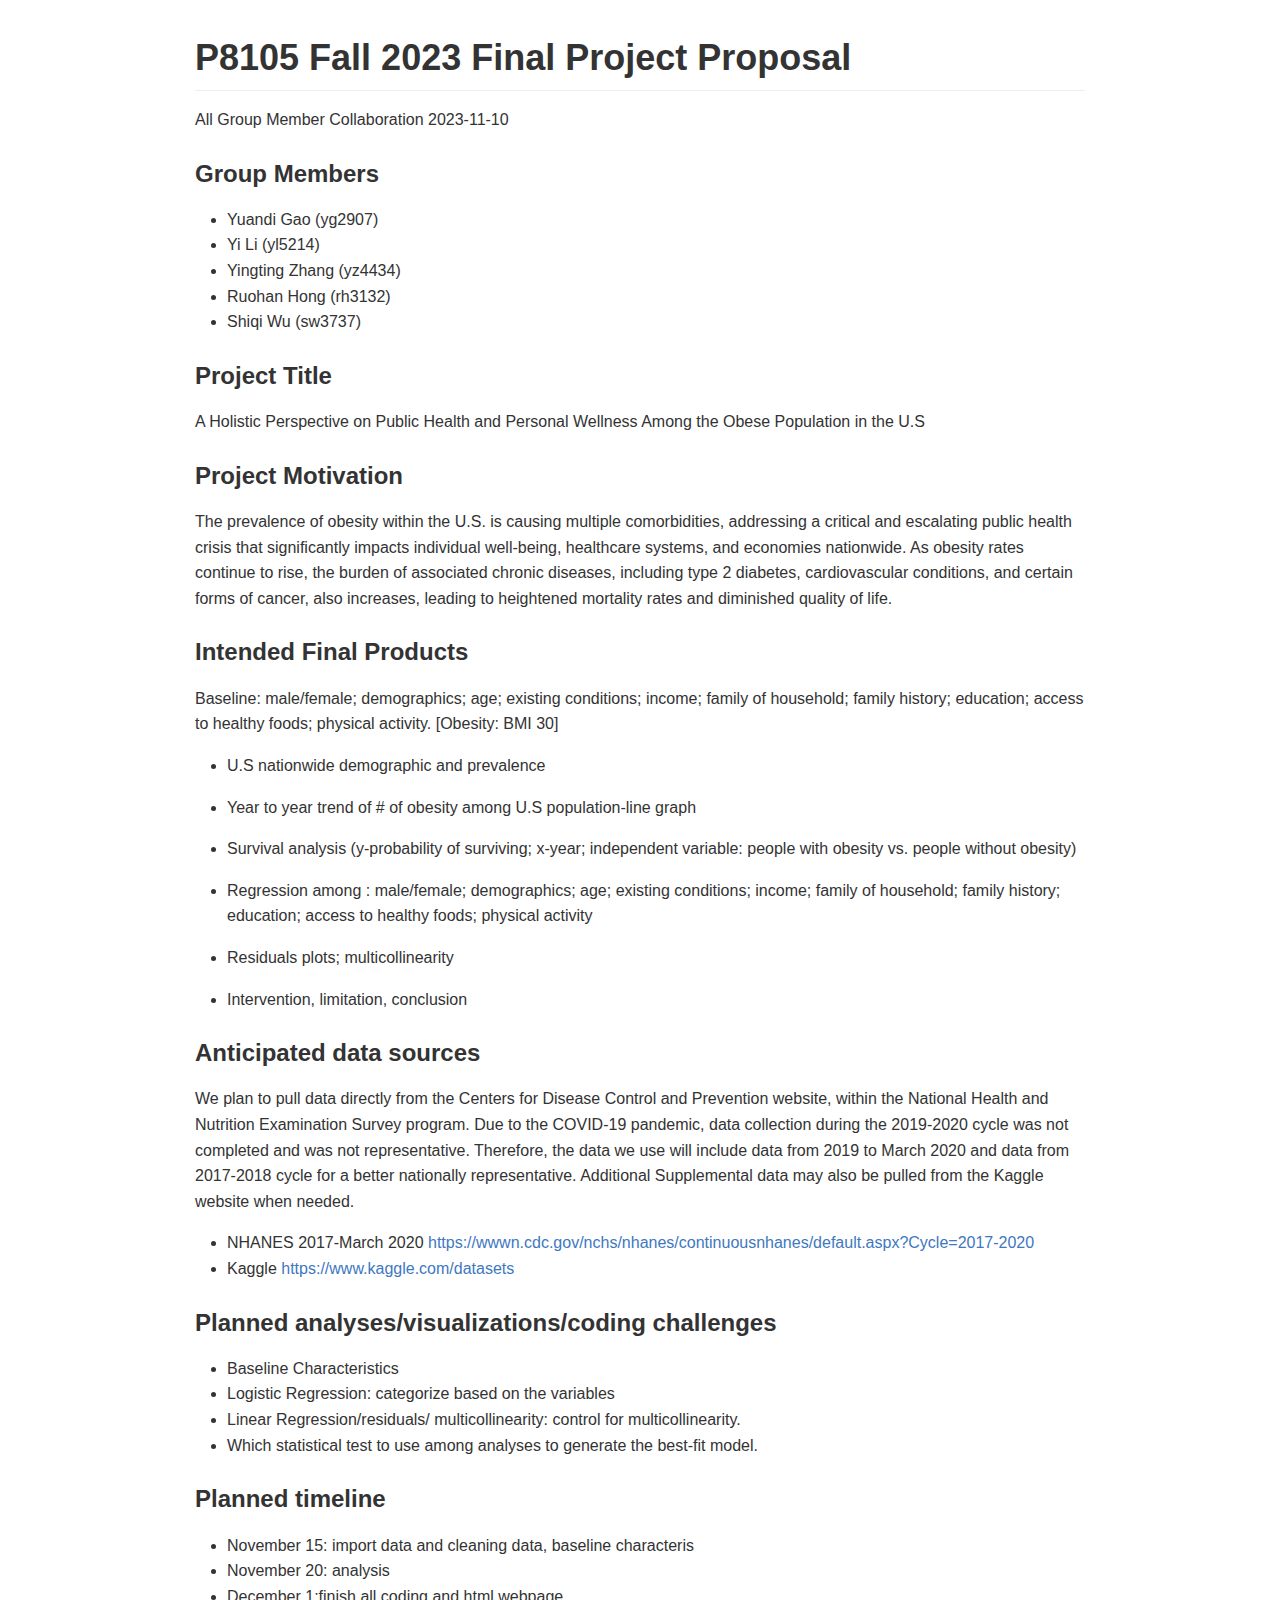
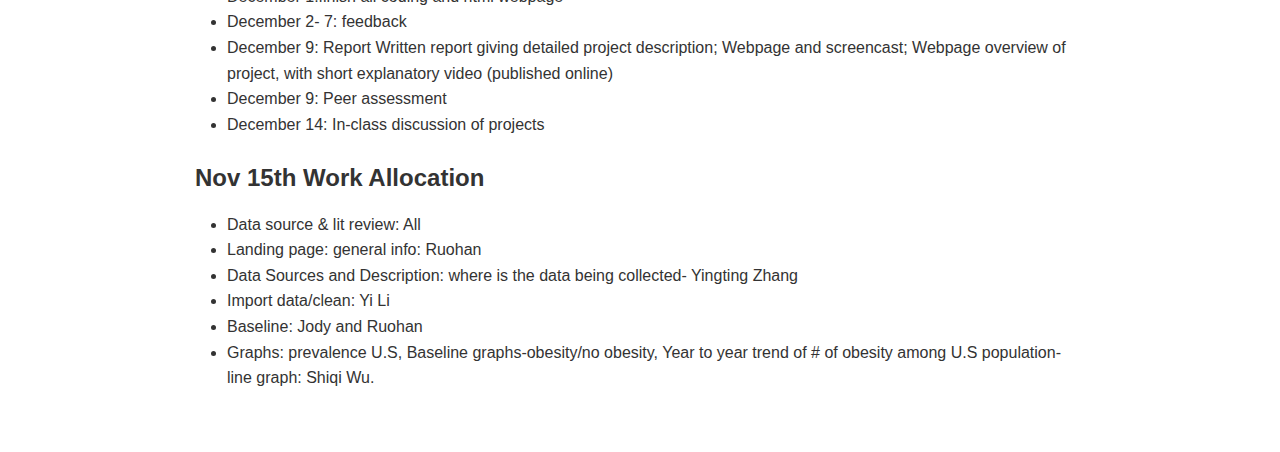
<file: p8105_Final-project_R.html>
<!DOCTYPE html>

<html xmlns="http://www.w3.org/1999/xhtml">

<head>

<meta charset="utf-8">
<meta http-equiv="Content-Type" content="text/html; charset=utf-8" />
<meta name="generator" content="pandoc" />
<meta name="viewport" content="width=device-width, initial-scale=1">

<style type="text/css">
@font-face {
font-family: octicons-link;
src: url([data-uri]) format('woff');
}
body {
-webkit-text-size-adjust: 100%;
text-size-adjust: 100%;
color: #333;
font-family: "Helvetica Neue", Helvetica, "Segoe UI", Arial, freesans, sans-serif, "Apple Color Emoji", "Segoe UI Emoji", "Segoe UI Symbol";
font-size: 16px;
line-height: 1.6;
word-wrap: break-word;
}
a {
background-color: transparent;
}
a:active,
a:hover {
outline: 0;
}
strong {
font-weight: bold;
}
h1 {
font-size: 2em;
margin: 0.67em 0;
}
img {
border: 0;
}
hr {
box-sizing: content-box;
height: 0;
}
pre {
overflow: auto;
}
code,
kbd,
pre {
font-family: monospace, monospace;
font-size: 1em;
}
input {
color: inherit;
font: inherit;
margin: 0;
}
html input[disabled] {
cursor: default;
}
input {
line-height: normal;
}
input[type="checkbox"] {
box-sizing: border-box;
padding: 0;
}
table {
border-collapse: collapse;
border-spacing: 0;
}
td,
th {
padding: 0;
}
* {
box-sizing: border-box;
}
input {
font: 13px / 1.4 Helvetica, arial, nimbussansl, liberationsans, freesans, clean, sans-serif, "Apple Color Emoji", "Segoe UI Emoji", "Segoe UI Symbol";
}
a {
color: #4078c0;
text-decoration: none;
}
a:hover,
a:active {
text-decoration: underline;
}
hr {
height: 0;
margin: 15px 0;
overflow: hidden;
background: transparent;
border: 0;
border-bottom: 1px solid #ddd;
}
hr:before {
display: table;
content: "";
}
hr:after {
display: table;
clear: both;
content: "";
}
h1,
h2,
h3,
h4,
h5,
h6 {
margin-top: 15px;
margin-bottom: 15px;
line-height: 1.1;
}
h1 {
font-size: 30px;
}
h2 {
font-size: 21px;
}
h3 {
font-size: 16px;
}
h4 {
font-size: 14px;
}
h5 {
font-size: 12px;
}
h6 {
font-size: 11px;
}
blockquote {
margin: 0;
}
ul,
ol {
padding: 0;
margin-top: 0;
margin-bottom: 0;
}
ol ol,
ul ol {
list-style-type: lower-roman;
}
ul ul ol,
ul ol ol,
ol ul ol,
ol ol ol {
list-style-type: lower-alpha;
}
dd {
margin-left: 0;
}
code {
font-family: Consolas, "Liberation Mono", Menlo, Courier, monospace;
font-size: 12px;
}
pre {
margin-top: 0;
margin-bottom: 0;
font: 12px Consolas, "Liberation Mono", Menlo, Courier, monospace;
}
.select::-ms-expand {
opacity: 0;
}
.octicon {
font: normal normal normal 16px/1 octicons-link;
display: inline-block;
text-decoration: none;
text-rendering: auto;
-webkit-font-smoothing: antialiased;
-moz-osx-font-smoothing: grayscale;
-webkit-user-select: none;
-moz-user-select: none;
-ms-user-select: none;
user-select: none;
}
.octicon-link:before {
content: '\f05c';
}
.markdown-body:before {
display: table;
content: "";
}
.markdown-body:after {
display: table;
clear: both;
content: "";
}
.markdown-body>*:first-child {
margin-top: 0 !important;
}
.markdown-body>*:last-child {
margin-bottom: 0 !important;
}
a:not([href]) {
color: inherit;
text-decoration: none;
}
.anchor {
display: inline-block;
padding-right: 2px;
margin-left: -18px;
}
.anchor:focus {
outline: none;
}
h1,
h2,
h3,
h4,
h5,
h6 {
margin-top: 1em;
margin-bottom: 16px;
font-weight: bold;
line-height: 1.4;
}
h1 .octicon-link,
h2 .octicon-link,
h3 .octicon-link,
h4 .octicon-link,
h5 .octicon-link,
h6 .octicon-link {
color: #000;
vertical-align: middle;
visibility: hidden;
}
h1:hover .anchor,
h2:hover .anchor,
h3:hover .anchor,
h4:hover .anchor,
h5:hover .anchor,
h6:hover .anchor {
text-decoration: none;
}
h1:hover .anchor .octicon-link,
h2:hover .anchor .octicon-link,
h3:hover .anchor .octicon-link,
h4:hover .anchor .octicon-link,
h5:hover .anchor .octicon-link,
h6:hover .anchor .octicon-link {
visibility: visible;
}
h1 {
padding-bottom: 0.3em;
font-size: 2.25em;
line-height: 1.2;
border-bottom: 1px solid #eee;
}
h1 .anchor {
line-height: 1;
}
h2 {
padding-bottom: 0.3em;
font-size: 1.75em;
line-height: 1.225;
border-bottom: 1px solid #eee;
}
h2 .anchor {
line-height: 1;
}
h3 {
font-size: 1.5em;
line-height: 1.43;
}
h3 .anchor {
line-height: 1.2;
}
h4 {
font-size: 1.25em;
}
h4 .anchor {
line-height: 1.2;
}
h5 {
font-size: 1em;
}
h5 .anchor {
line-height: 1.1;
}
h6 {
font-size: 1em;
color: #777;
}
h6 .anchor {
line-height: 1.1;
}
p,
blockquote,
ul,
ol,
dl,
table,
pre {
margin-top: 0;
margin-bottom: 16px;
}
hr {
height: 4px;
padding: 0;
margin: 16px 0;
background-color: #e7e7e7;
border: 0 none;
}
ul,
ol {
padding-left: 2em;
}
ul ul,
ul ol,
ol ol,
ol ul {
margin-top: 0;
margin-bottom: 0;
}
li>p {
margin-top: 16px;
}
dl {
padding: 0;
}
dl dt {
padding: 0;
margin-top: 16px;
font-size: 1em;
font-style: italic;
font-weight: bold;
}
dl dd {
padding: 0 16px;
margin-bottom: 16px;
}
blockquote {
padding: 0 15px;
color: #777;
border-left: 4px solid #ddd;
}
blockquote>:first-child {
margin-top: 0;
}
blockquote>:last-child {
margin-bottom: 0;
}
table {
display: block;
width: 100%;
overflow: auto;
word-break: normal;
word-break: keep-all;
}
table th {
font-weight: bold;
}
table th,
table td {
padding: 6px 13px;
border: 1px solid #ddd;
}
table tr {
background-color: #fff;
border-top: 1px solid #ccc;
}
table tr:nth-child(2n) {
background-color: #f8f8f8;
}
img {
max-width: 100%;
box-sizing: content-box;
background-color: #fff;
}
code {
padding: 0;
padding-top: 0.2em;
padding-bottom: 0.2em;
margin: 0;
font-size: 85%;
background-color: rgba(0,0,0,0.04);
border-radius: 3px;
}
code:before,
code:after {
letter-spacing: -0.2em;
content: "\00a0";
}
pre>code {
padding: 0;
margin: 0;
font-size: 100%;
word-break: normal;
white-space: pre;
background: transparent;
border: 0;
}
.highlight {
margin-bottom: 16px;
}
.highlight pre,
pre {
padding: 16px;
overflow: auto;
font-size: 85%;
line-height: 1.45;
background-color: #f7f7f7;
border-radius: 3px;
}
.highlight pre {
margin-bottom: 0;
word-break: normal;
}
pre {
word-wrap: normal;
}
pre code {
display: inline;
max-width: initial;
padding: 0;
margin: 0;
overflow: initial;
line-height: inherit;
word-wrap: normal;
background-color: transparent;
border: 0;
}
pre code:before,
pre code:after {
content: normal;
}
kbd {
display: inline-block;
padding: 3px 5px;
font-size: 11px;
line-height: 10px;
color: #555;
vertical-align: middle;
background-color: #fcfcfc;
border: solid 1px #ccc;
border-bottom-color: #bbb;
border-radius: 3px;
box-shadow: inset 0 -1px 0 #bbb;
}
.pl-c {
color: #969896;
}
.pl-c1,
.pl-s .pl-v {
color: #0086b3;
}
.pl-e,
.pl-en {
color: #795da3;
}
.pl-s .pl-s1,
.pl-smi {
color: #333;
}
.pl-ent {
color: #63a35c;
}
.pl-k {
color: #a71d5d;
}
.pl-pds,
.pl-s,
.pl-s .pl-pse .pl-s1,
.pl-sr,
.pl-sr .pl-cce,
.pl-sr .pl-sra,
.pl-sr .pl-sre {
color: #183691;
}
.pl-v {
color: #ed6a43;
}
.pl-id {
color: #b52a1d;
}
.pl-ii {
background-color: #b52a1d;
color: #f8f8f8;
}
.pl-sr .pl-cce {
color: #63a35c;
font-weight: bold;
}
.pl-ml {
color: #693a17;
}
.pl-mh,
.pl-mh .pl-en,
.pl-ms {
color: #1d3e81;
font-weight: bold;
}
.pl-mq {
color: #008080;
}
.pl-mi {
color: #333;
font-style: italic;
}
.pl-mb {
color: #333;
font-weight: bold;
}
.pl-md {
background-color: #ffecec;
color: #bd2c00;
}
.pl-mi1 {
background-color: #eaffea;
color: #55a532;
}
.pl-mdr {
color: #795da3;
font-weight: bold;
}
.pl-mo {
color: #1d3e81;
}
kbd {
display: inline-block;
padding: 3px 5px;
font: 11px Consolas, "Liberation Mono", Menlo, Courier, monospace;
line-height: 10px;
color: #555;
vertical-align: middle;
background-color: #fcfcfc;
border: solid 1px #ccc;
border-bottom-color: #bbb;
border-radius: 3px;
box-shadow: inset 0 -1px 0 #bbb;
}
.task-list-item {
list-style-type: none;
}
.task-list-item+.task-list-item {
margin-top: 3px;
}
.task-list-item input {
margin: 0 0.35em 0.25em -1.6em;
vertical-align: middle;
}
:checked+.radio-label {
z-index: 1;
position: relative;
border-color: #4078c0;
}
.sourceLine {
display: inline-block;
}
code .kw { color: #000000; }
code .dt { color: #ed6a43; }
code .dv { color: #009999; }
code .bn { color: #009999; }
code .fl { color: #009999; }
code .ch { color: #009999; }
code .st { color: #183691; }
code .co { color: #969896; }
code .ot { color: #0086b3; }
code .al { color: #a61717; }
code .fu { color: #63a35c; }
code .er { color: #a61717; background-color: #e3d2d2; }
code .wa { color: #000000; }
code .cn { color: #008080; }
code .sc { color: #008080; }
code .vs { color: #183691; }
code .ss { color: #183691; }
code .im { color: #000000; }
code .va {color: #008080; }
code .cf { color: #000000; }
code .op { color: #000000; }
code .bu { color: #000000; }
code .ex { color: #000000; }
code .pp { color: #999999; }
code .at { color: #008080; }
code .do { color: #969896; }
code .an { color: #008080; }
code .cv { color: #008080; }
code .in { color: #008080; }
</style>
<style>
body {
box-sizing: border-box;
min-width: 200px;
max-width: 980px;
margin: 0 auto;
padding: 45px;
padding-top: 0px;
}
</style>


</head>

<body>

<h1 id="p8105-fall-2023-final-project-proposal">P8105 Fall 2023 Final
Project Proposal</h1>
<p>All Group Member Collaboration 2023-11-10</p>
<h3 id="group-members">Group Members</h3>
<ul>
<li>Yuandi Gao (yg2907)</li>
<li>Yi Li (yl5214)</li>
<li>Yingting Zhang (yz4434)</li>
<li>Ruohan Hong (rh3132)</li>
<li>Shiqi Wu (sw3737)</li>
</ul>
<h3 id="project-title">Project Title</h3>
<p>A Holistic Perspective on Public Health and Personal Wellness Among
the Obese Population in the U.S</p>
<h3 id="project-motivation">Project Motivation</h3>
<p>The prevalence of obesity within the U.S. is causing multiple
comorbidities, addressing a critical and escalating public health crisis
that significantly impacts individual well-being, healthcare systems,
and economies nationwide. As obesity rates continue to rise, the burden
of associated chronic diseases, including type 2 diabetes,
cardiovascular conditions, and certain forms of cancer, also increases,
leading to heightened mortality rates and diminished quality of
life.</p>
<h3 id="intended-final-products">Intended Final Products</h3>
<p>Baseline: male/female; demographics; age; existing conditions;
income; family of household; family history; education; access to
healthy foods; physical activity. [Obesity: BMI 30]</p>
<ul>
<li><p>U.S nationwide demographic and prevalence</p></li>
<li><p>Year to year trend of # of obesity among U.S population-line
graph</p></li>
<li><p>Survival analysis (y-probability of surviving; x-year;
independent variable: people with obesity vs. people without
obesity)</p></li>
<li><p>Regression among : male/female; demographics; age; existing
conditions; income; family of household; family history; education;
access to healthy foods; physical activity</p></li>
<li><p>Residuals plots; multicollinearity</p></li>
<li><p>Intervention, limitation, conclusion</p></li>
</ul>
<h3 id="anticipated-data-sources">Anticipated data sources</h3>
<p>We plan to pull data directly from the Centers for Disease Control
and Prevention website, within the National Health and Nutrition
Examination Survey program. Due to the COVID-19 pandemic, data
collection during the 2019-2020 cycle was not completed and was not
representative. Therefore, the data we use will include data from 2019
to March 2020 and data from 2017-2018 cycle for a better nationally
representative. Additional Supplemental data may also be pulled from the
Kaggle website when needed.</p>
<ul>
<li>NHANES 2017-March 2020 <a href="https://wwwn.cdc.gov/nchs/nhanes/continuousnhanes/default.aspx?Cycle=2017-2020">https://wwwn.cdc.gov/nchs/nhanes/continuousnhanes/default.aspx?Cycle=2017-2020</a></li>
<li>Kaggle <a href="https://www.kaggle.com/datasets">https://www.kaggle.com/datasets</a></li>
</ul>
<h3 id="planned-analysesvisualizationscoding-challenges">Planned
analyses/visualizations/coding challenges</h3>
<ul>
<li>Baseline Characteristics</li>
<li>Logistic Regression: categorize based on the variables</li>
<li>Linear Regression/residuals/ multicollinearity: control for
multicollinearity.</li>
<li>Which statistical test to use among analyses to generate the
best-fit model.</li>
</ul>
<h3 id="planned-timeline">Planned timeline</h3>
<ul>
<li>November 15: import data and cleaning data, baseline
characteris</li>
<li>November 20: analysis</li>
<li>December 1:finish all coding and html webpage</li>
<li>December 2- 7: feedback</li>
<li>December 9: Report Written report giving detailed project
description; Webpage and screencast; Webpage overview of project, with
short explanatory video (published online)</li>
<li>December 9: Peer assessment</li>
<li>December 14: In-class discussion of projects</li>
</ul>
<h3 id="nov-15th-work-allocation">Nov 15th Work Allocation</h3>
<ul>
<li>Data source &amp; lit review: All</li>
<li>Landing page: general info: Ruohan</li>
<li>Data Sources and Description: where is the data being collected-
Yingting Zhang</li>
<li>Import data/clean: Yi Li</li>
<li>Baseline: Jody and Ruohan</li>
<li>Graphs: prevalence U.S, Baseline graphs-obesity/no obesity, Year to
year trend of # of obesity among U.S population-line graph: Shiqi
Wu.</li>
</ul>

</body>
</html>
</file>
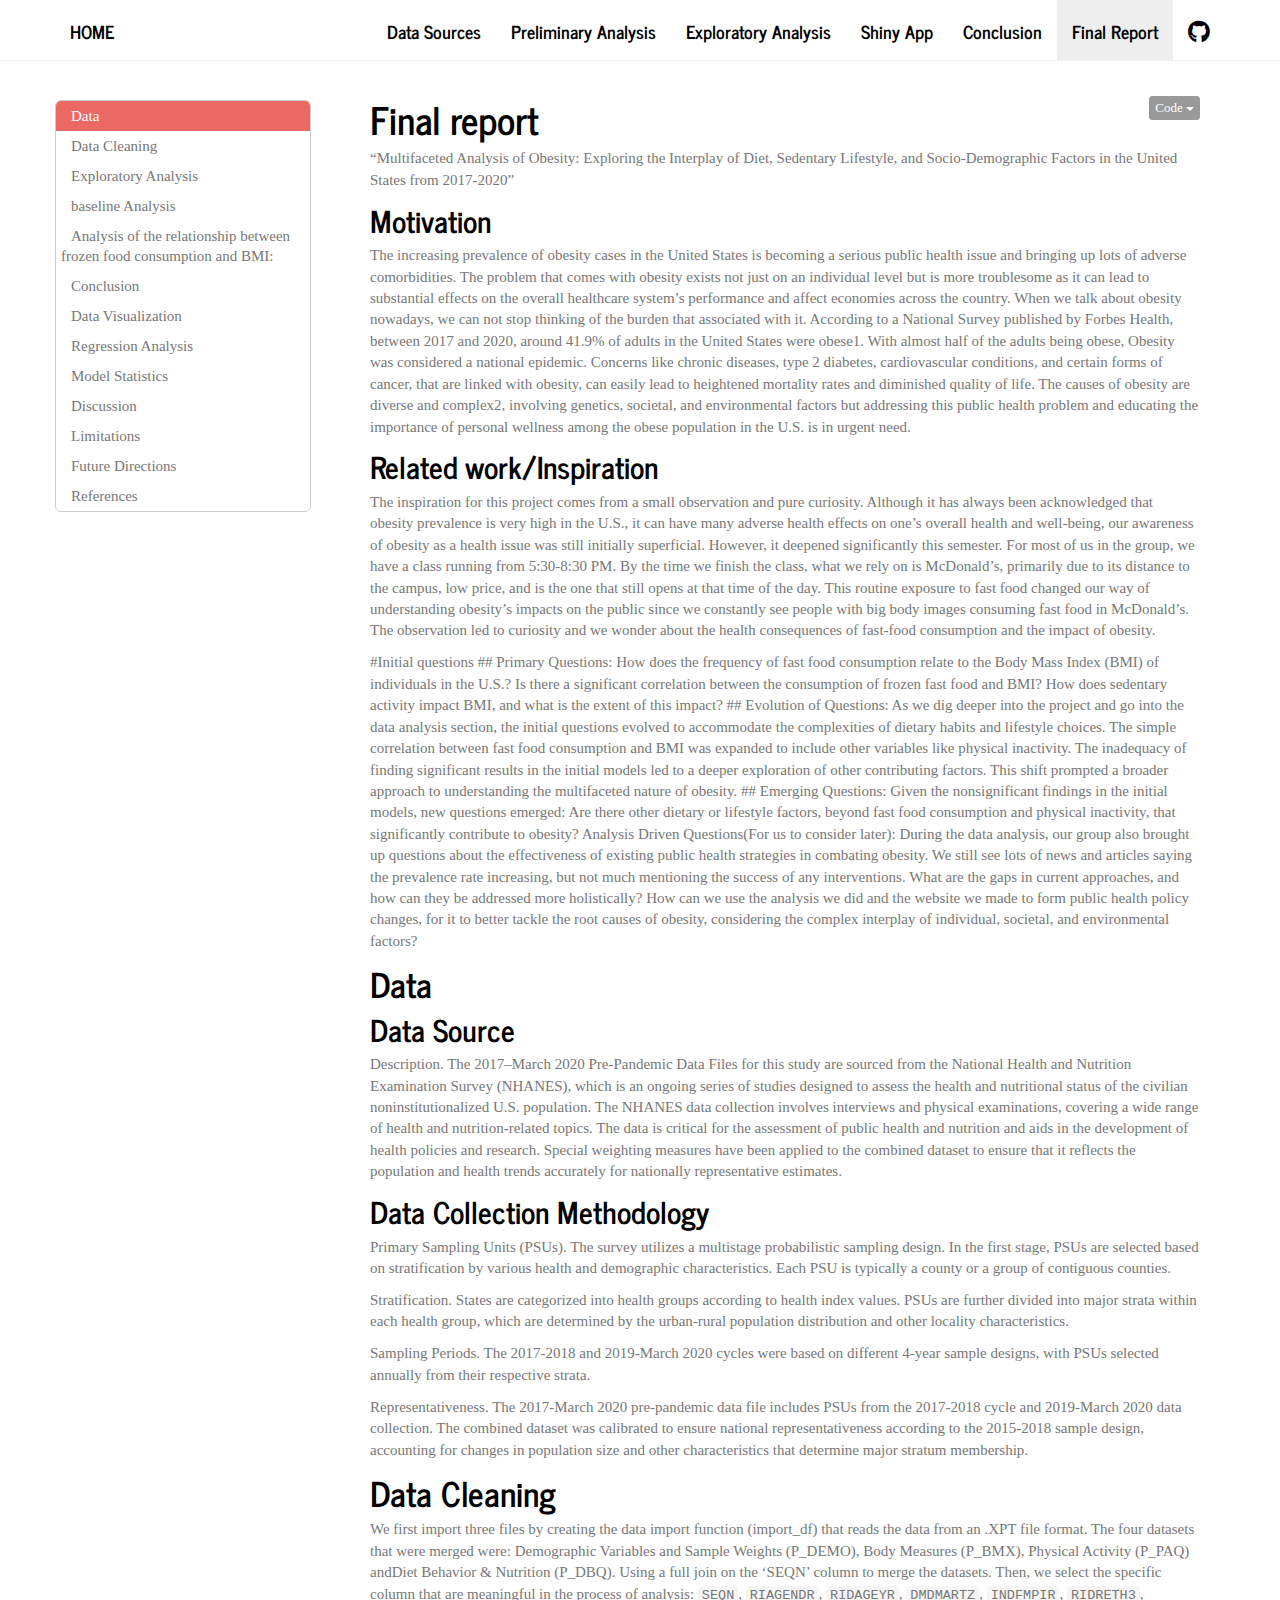
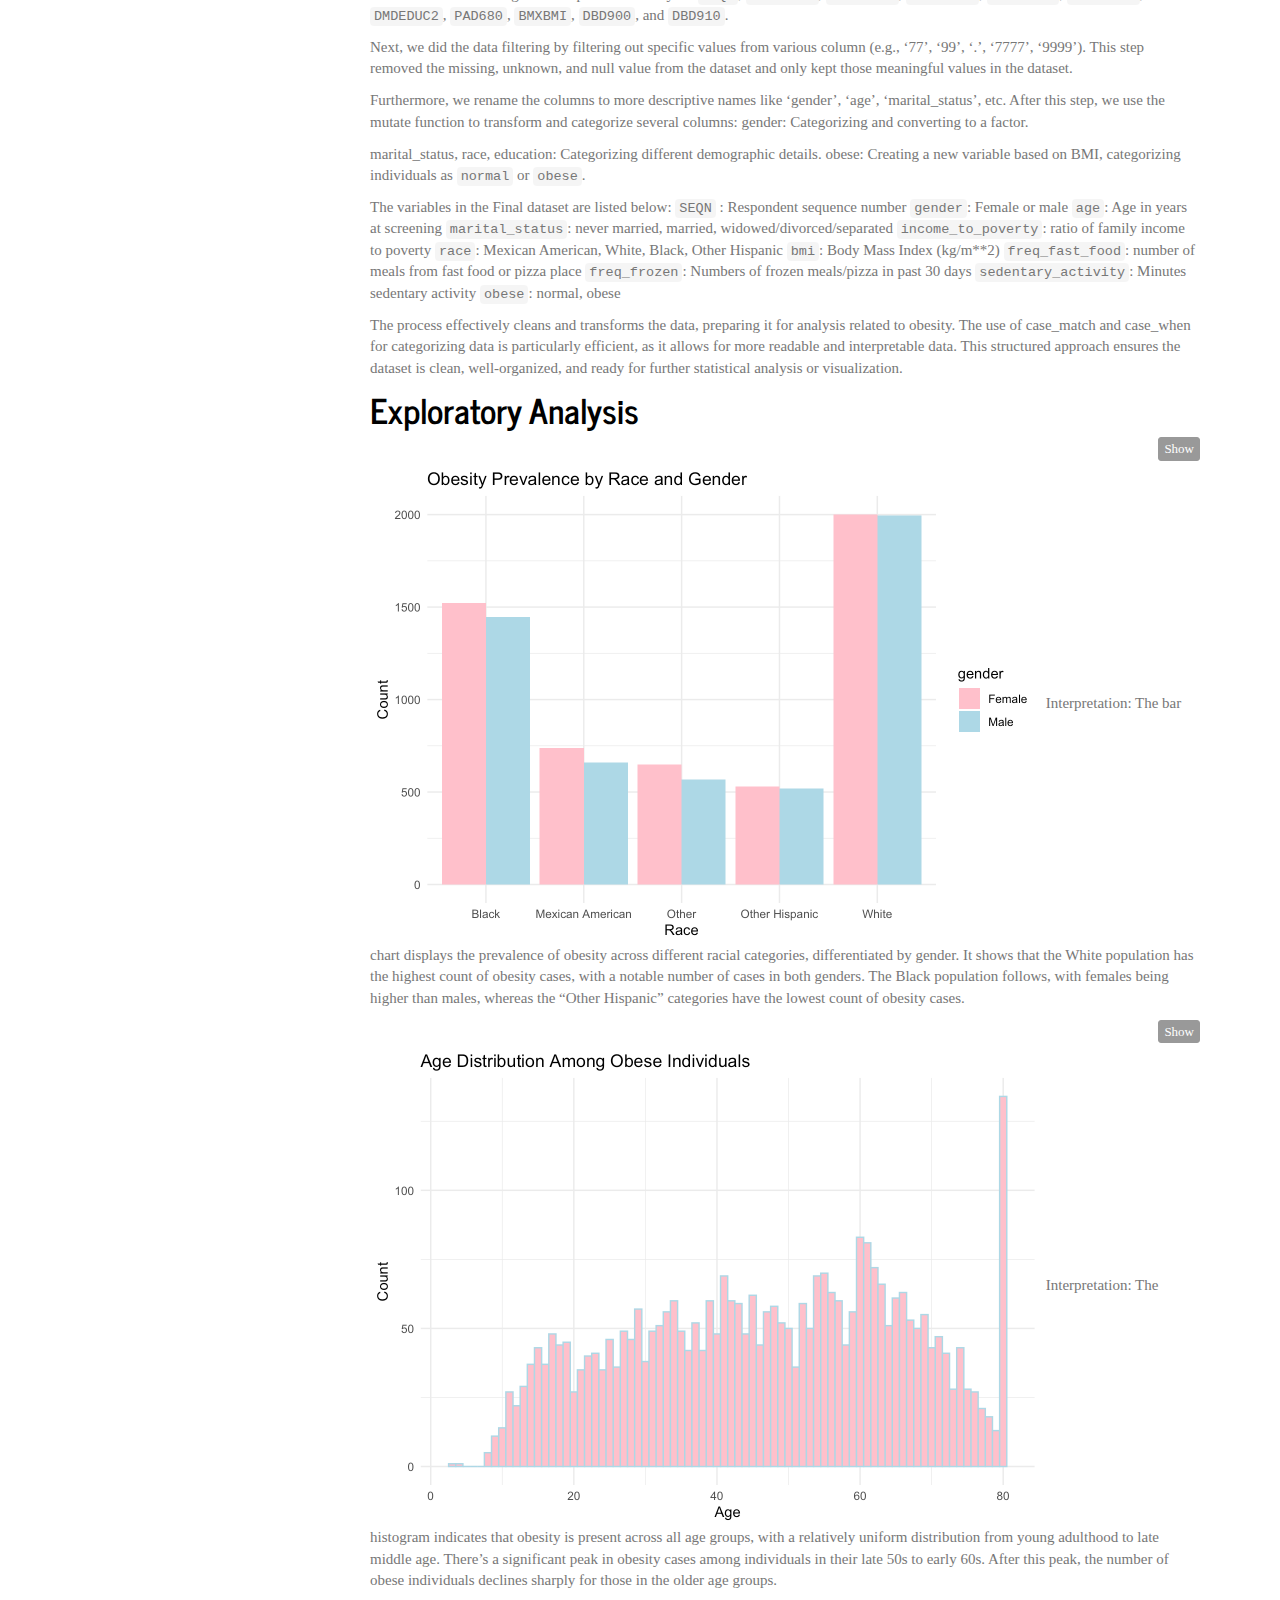
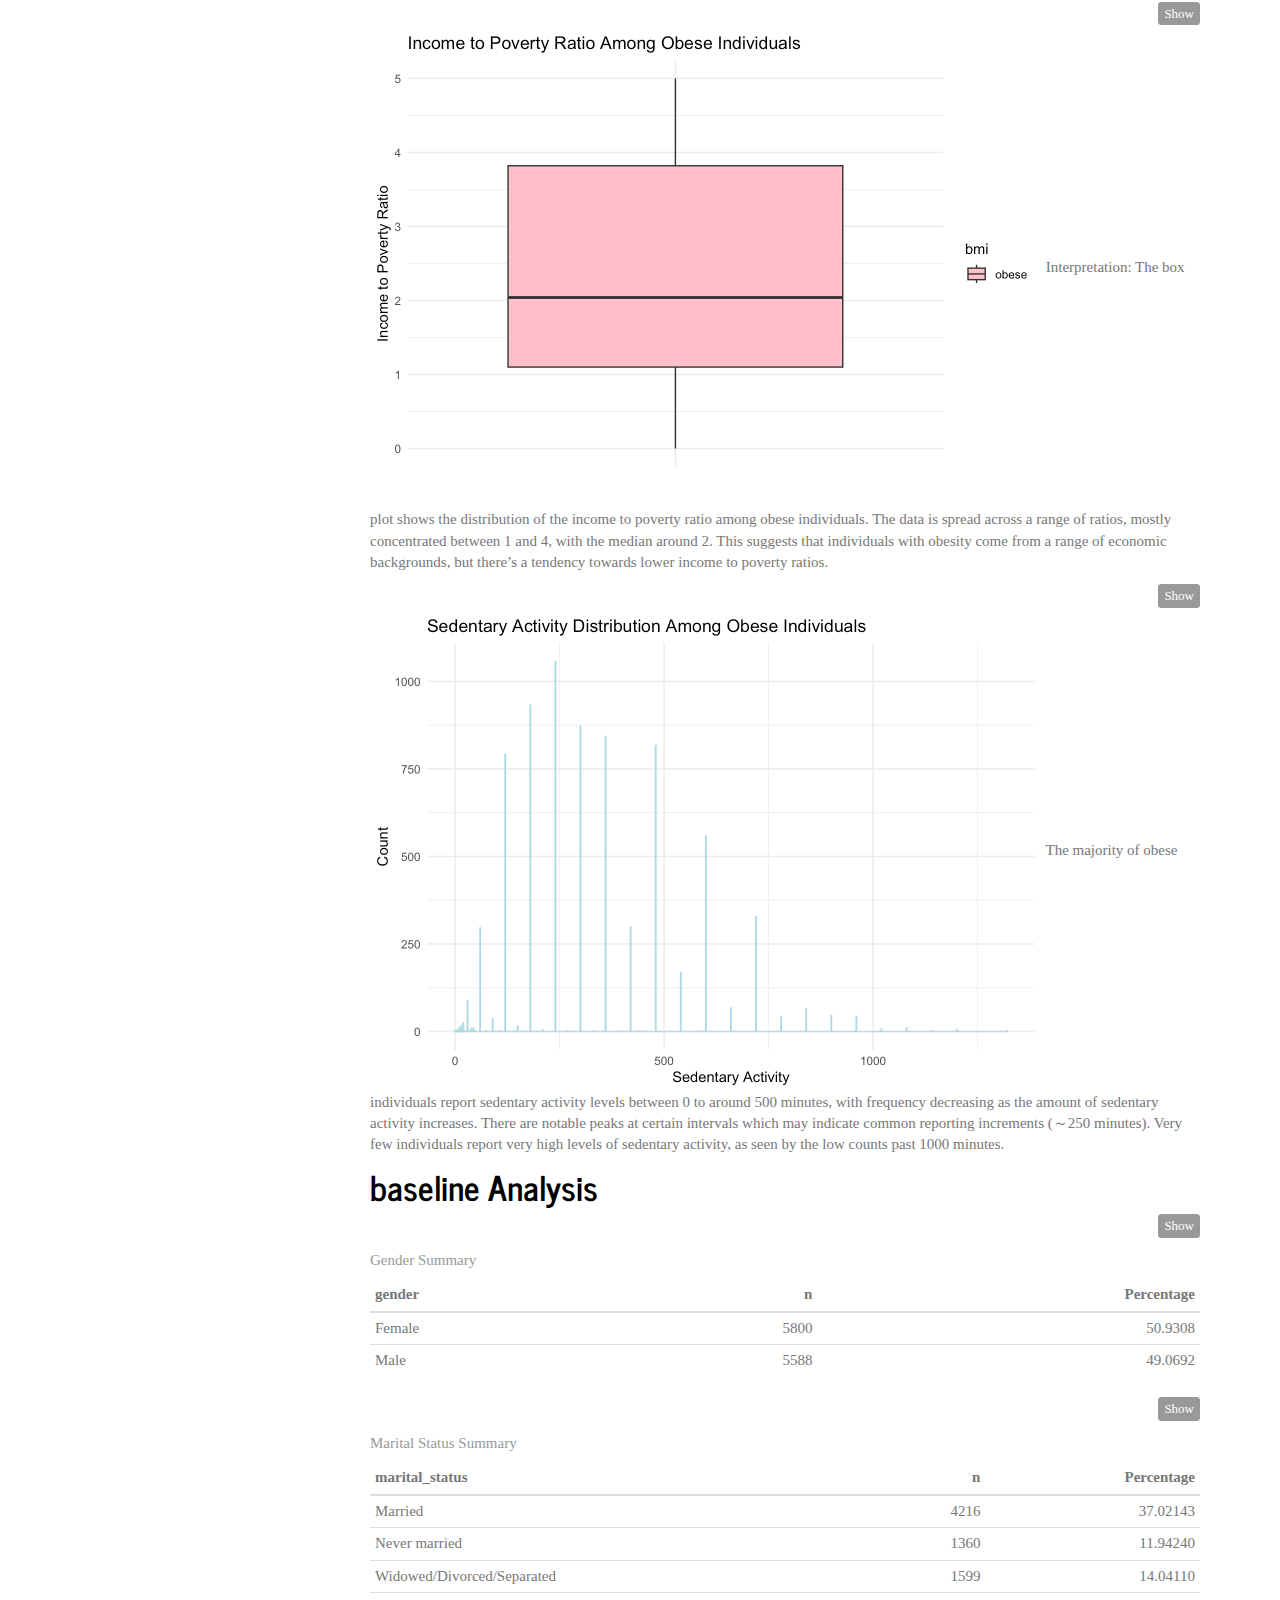
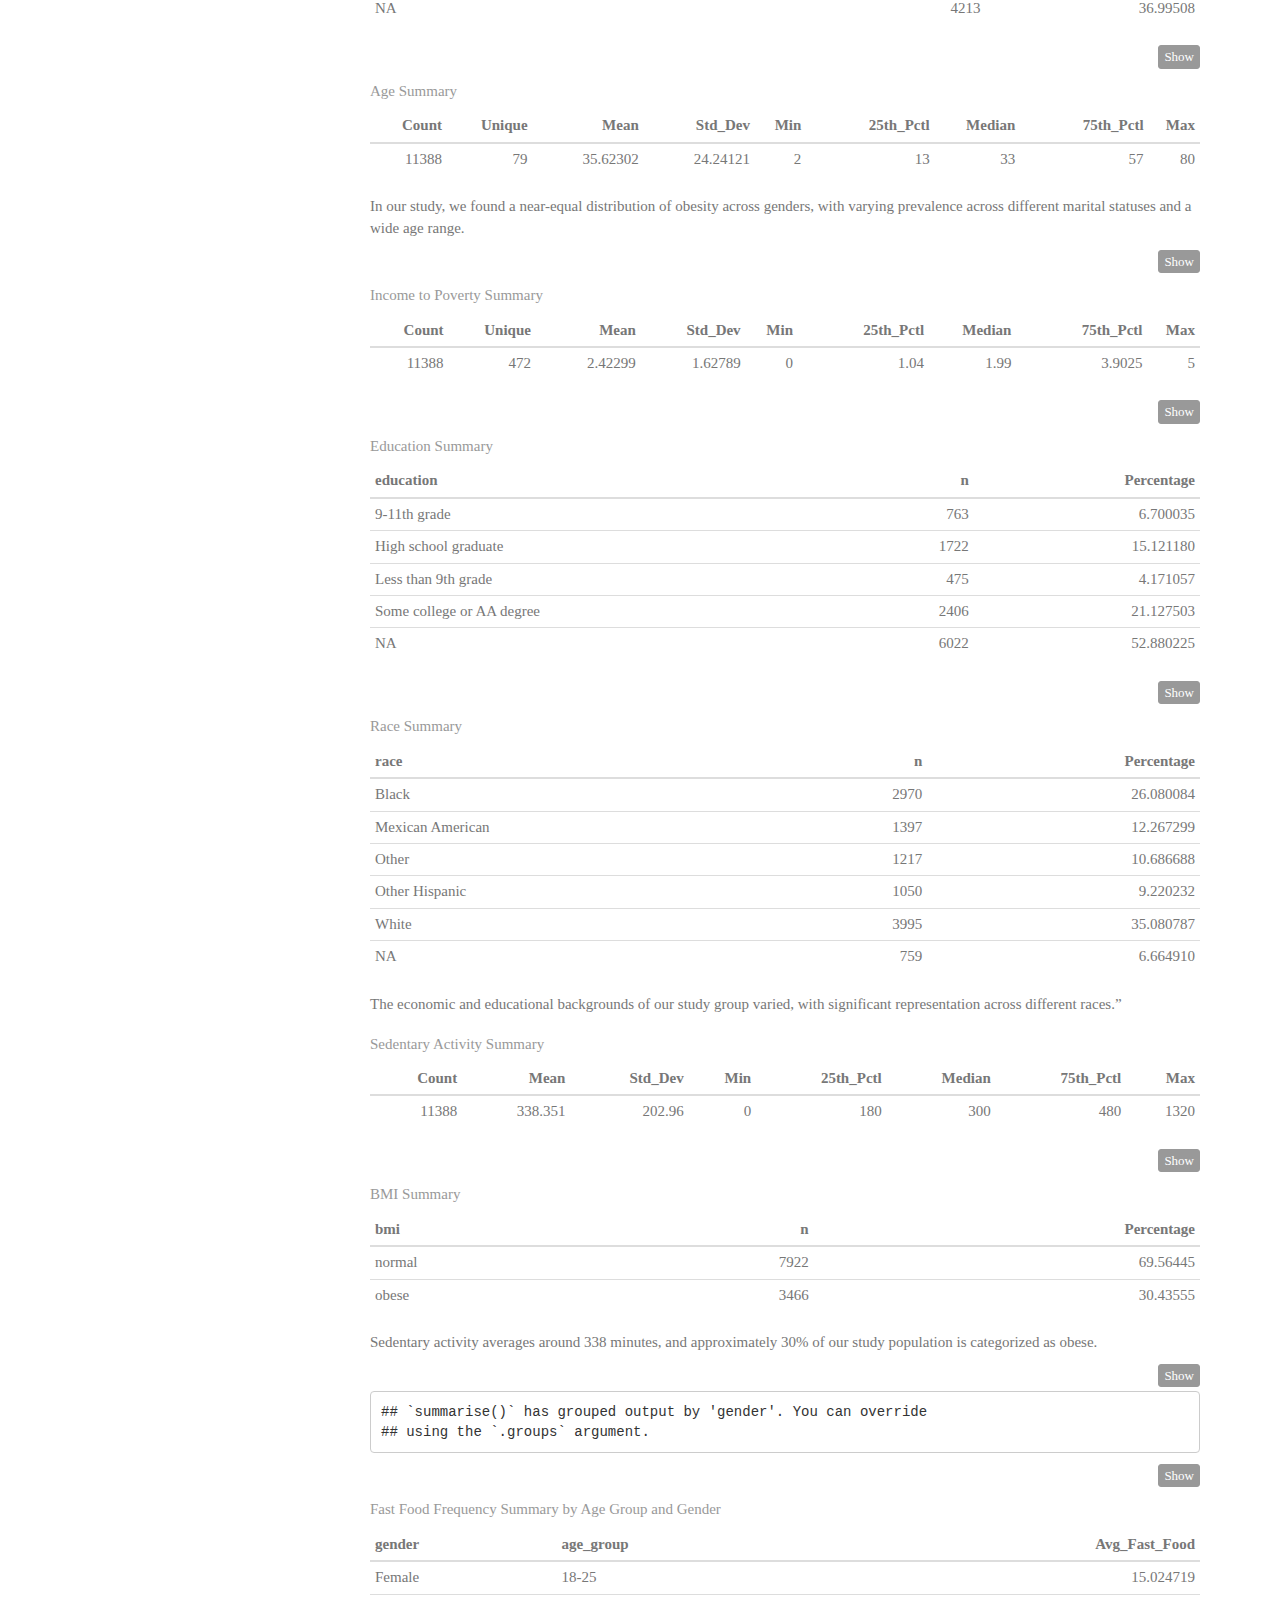
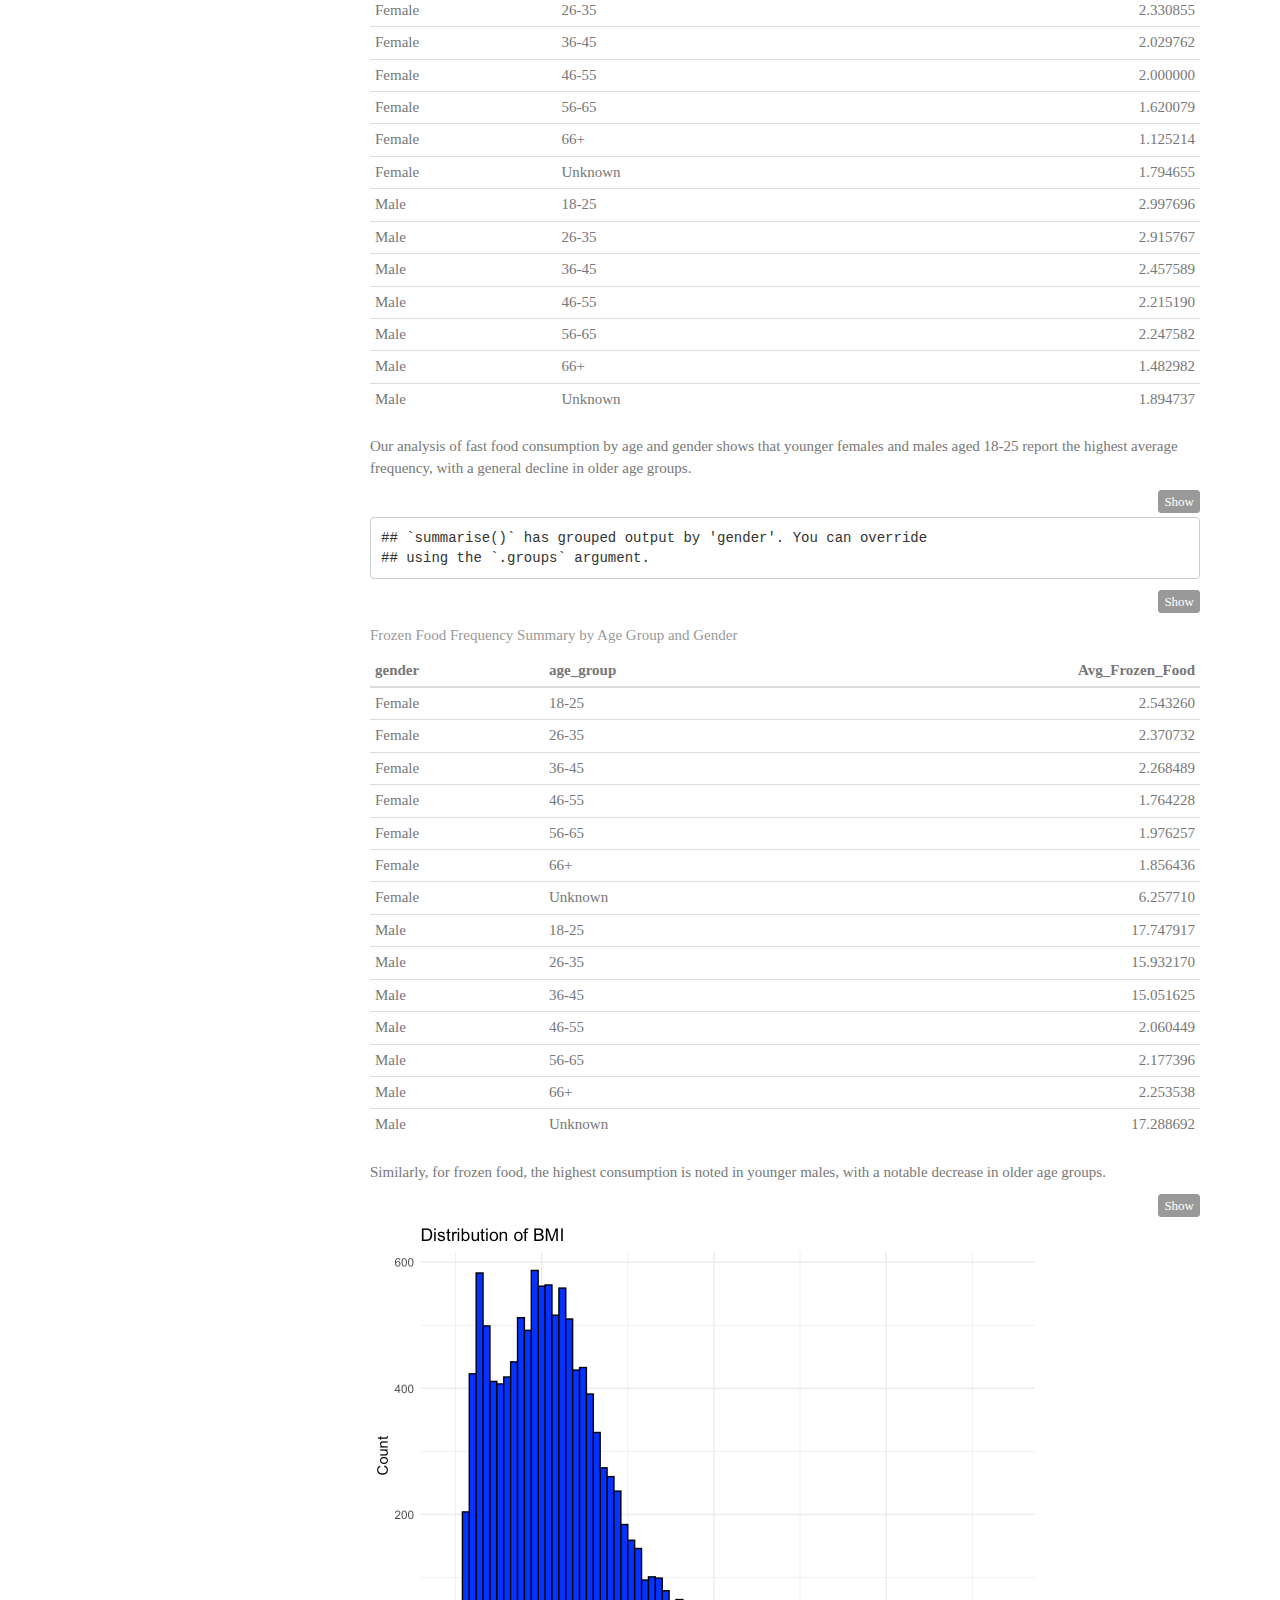
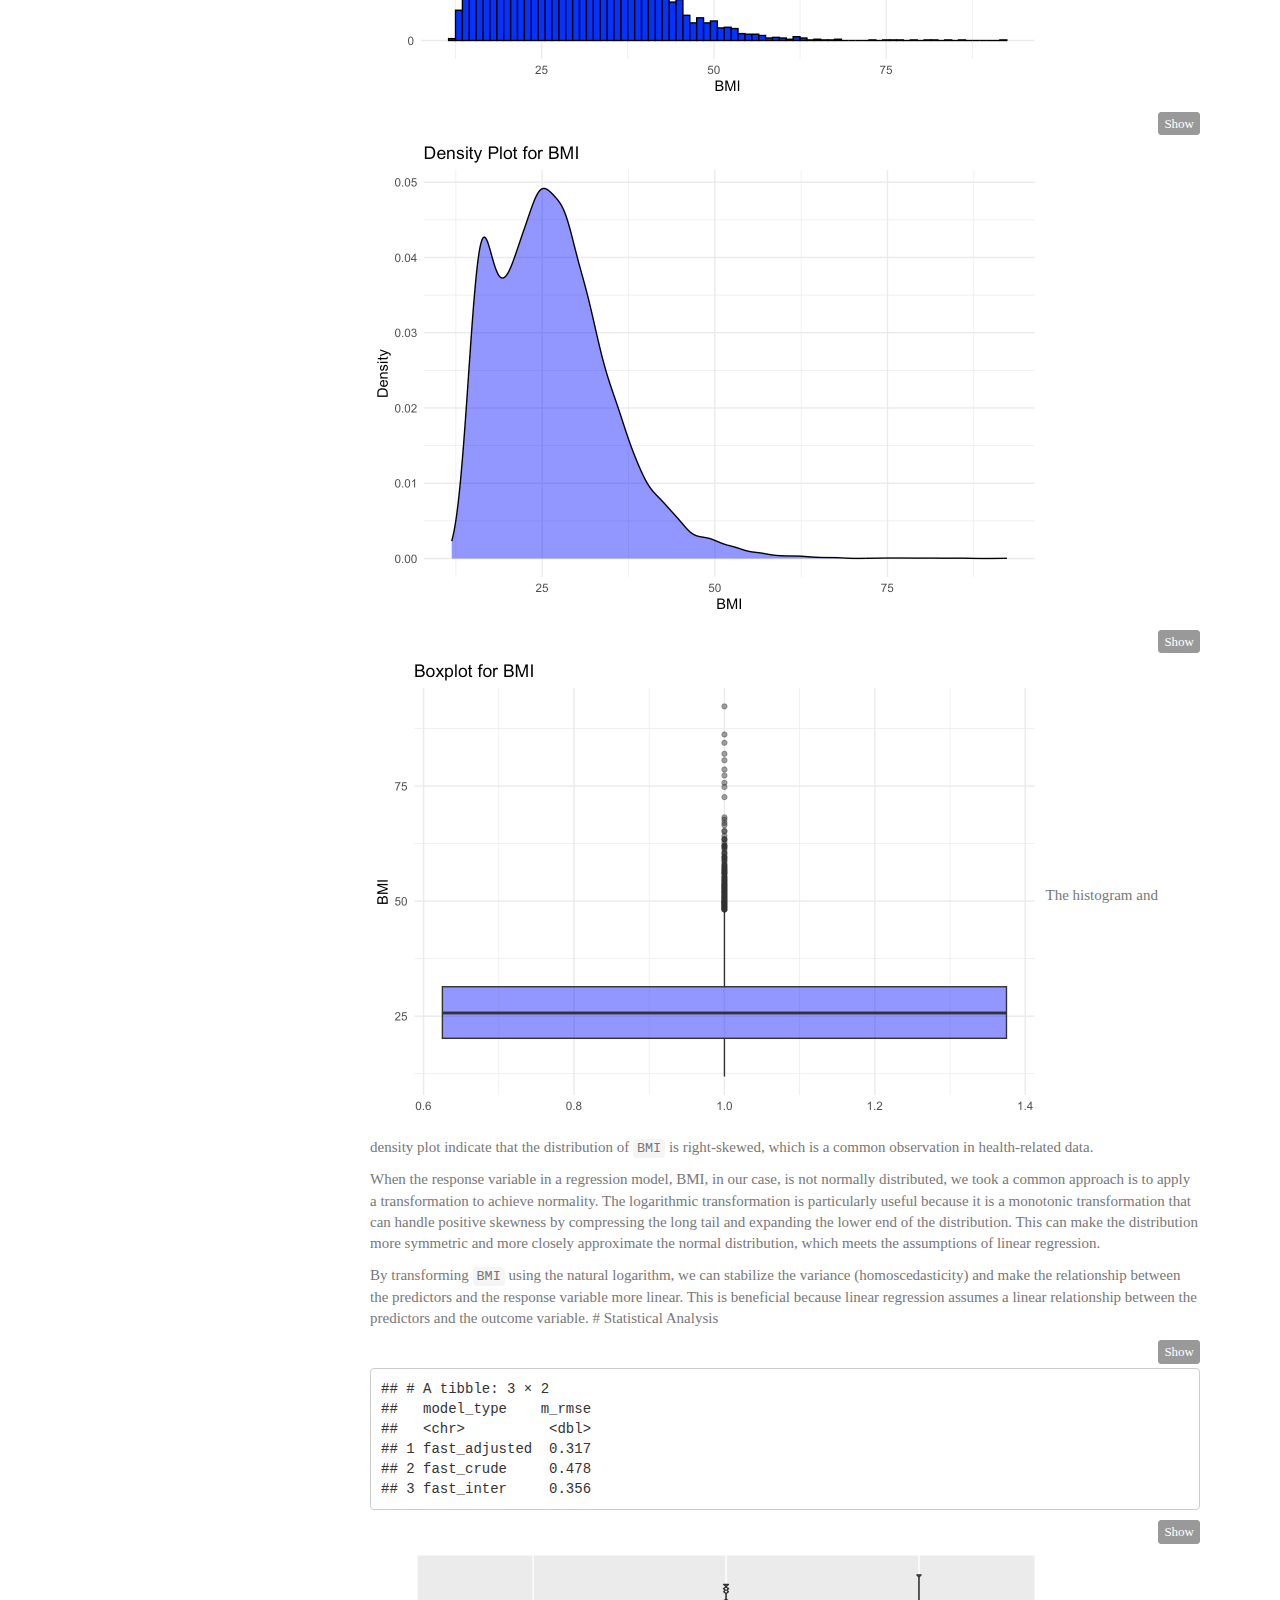
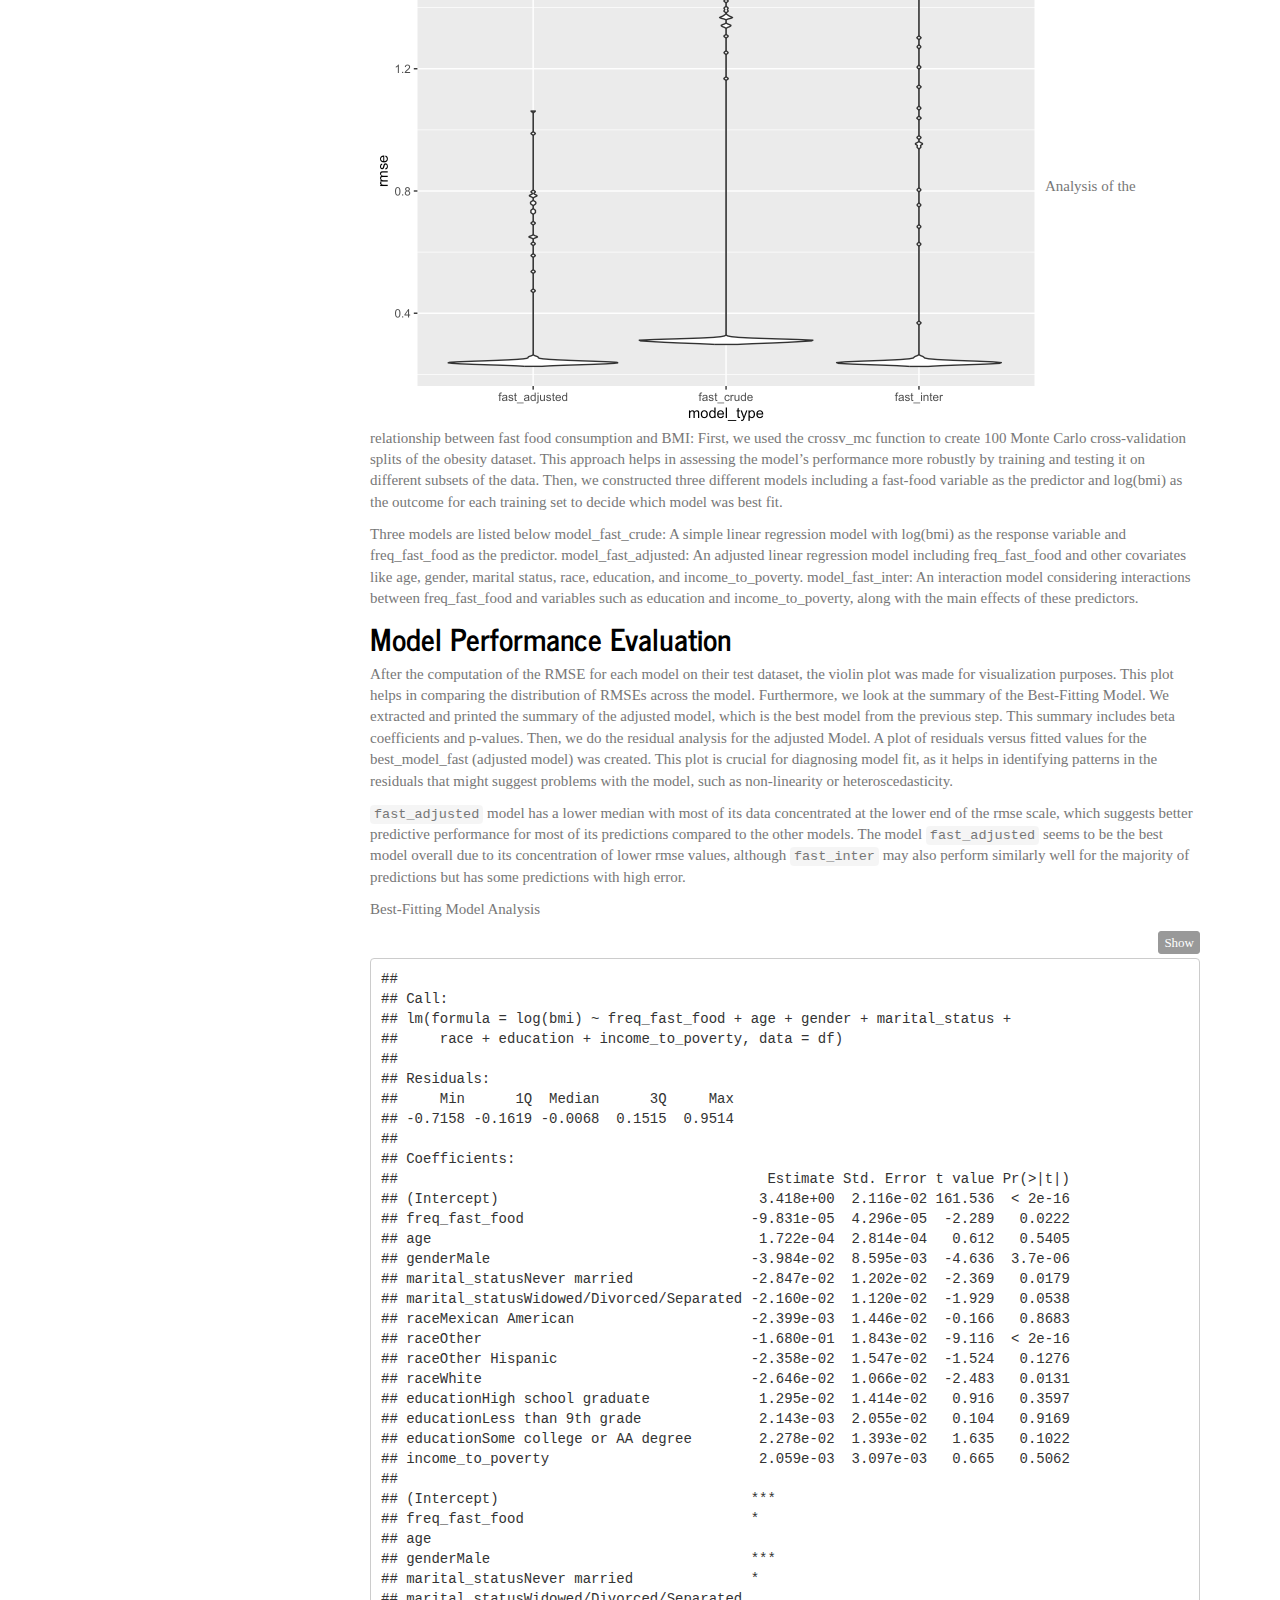
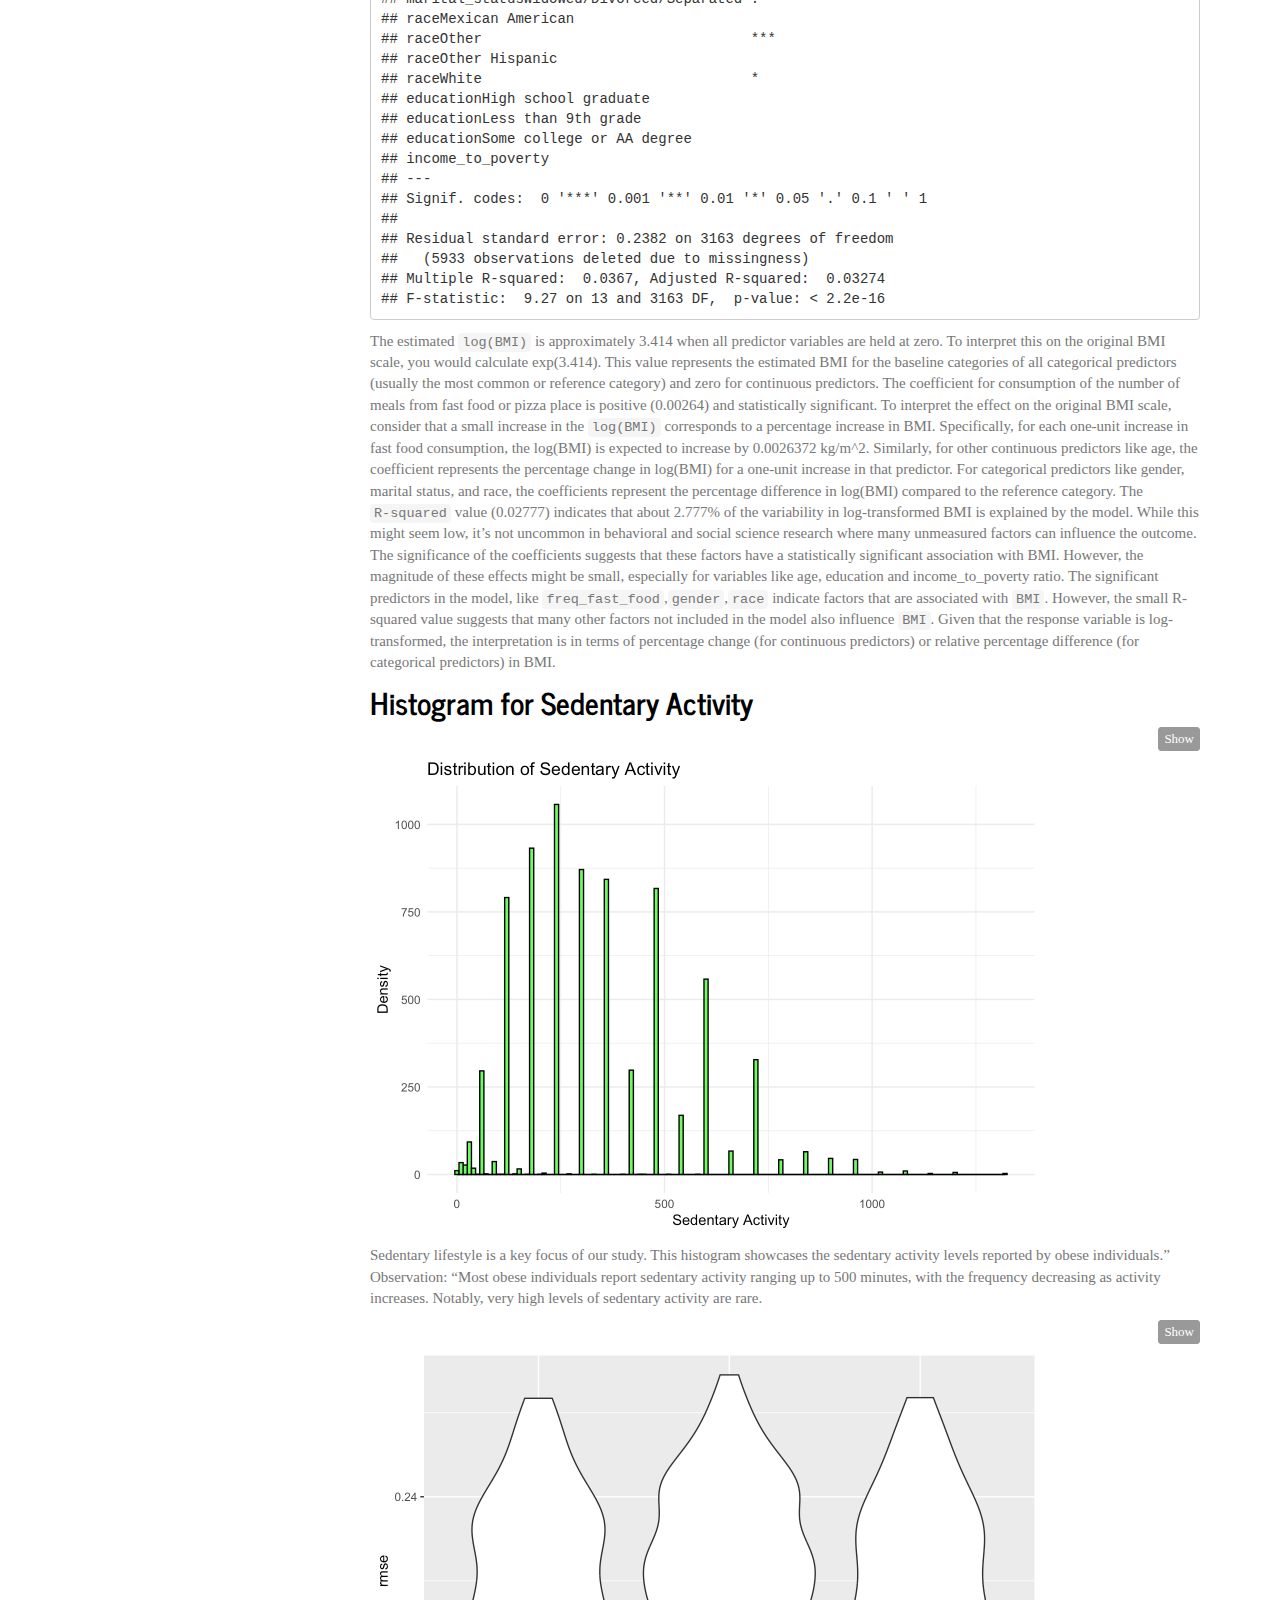
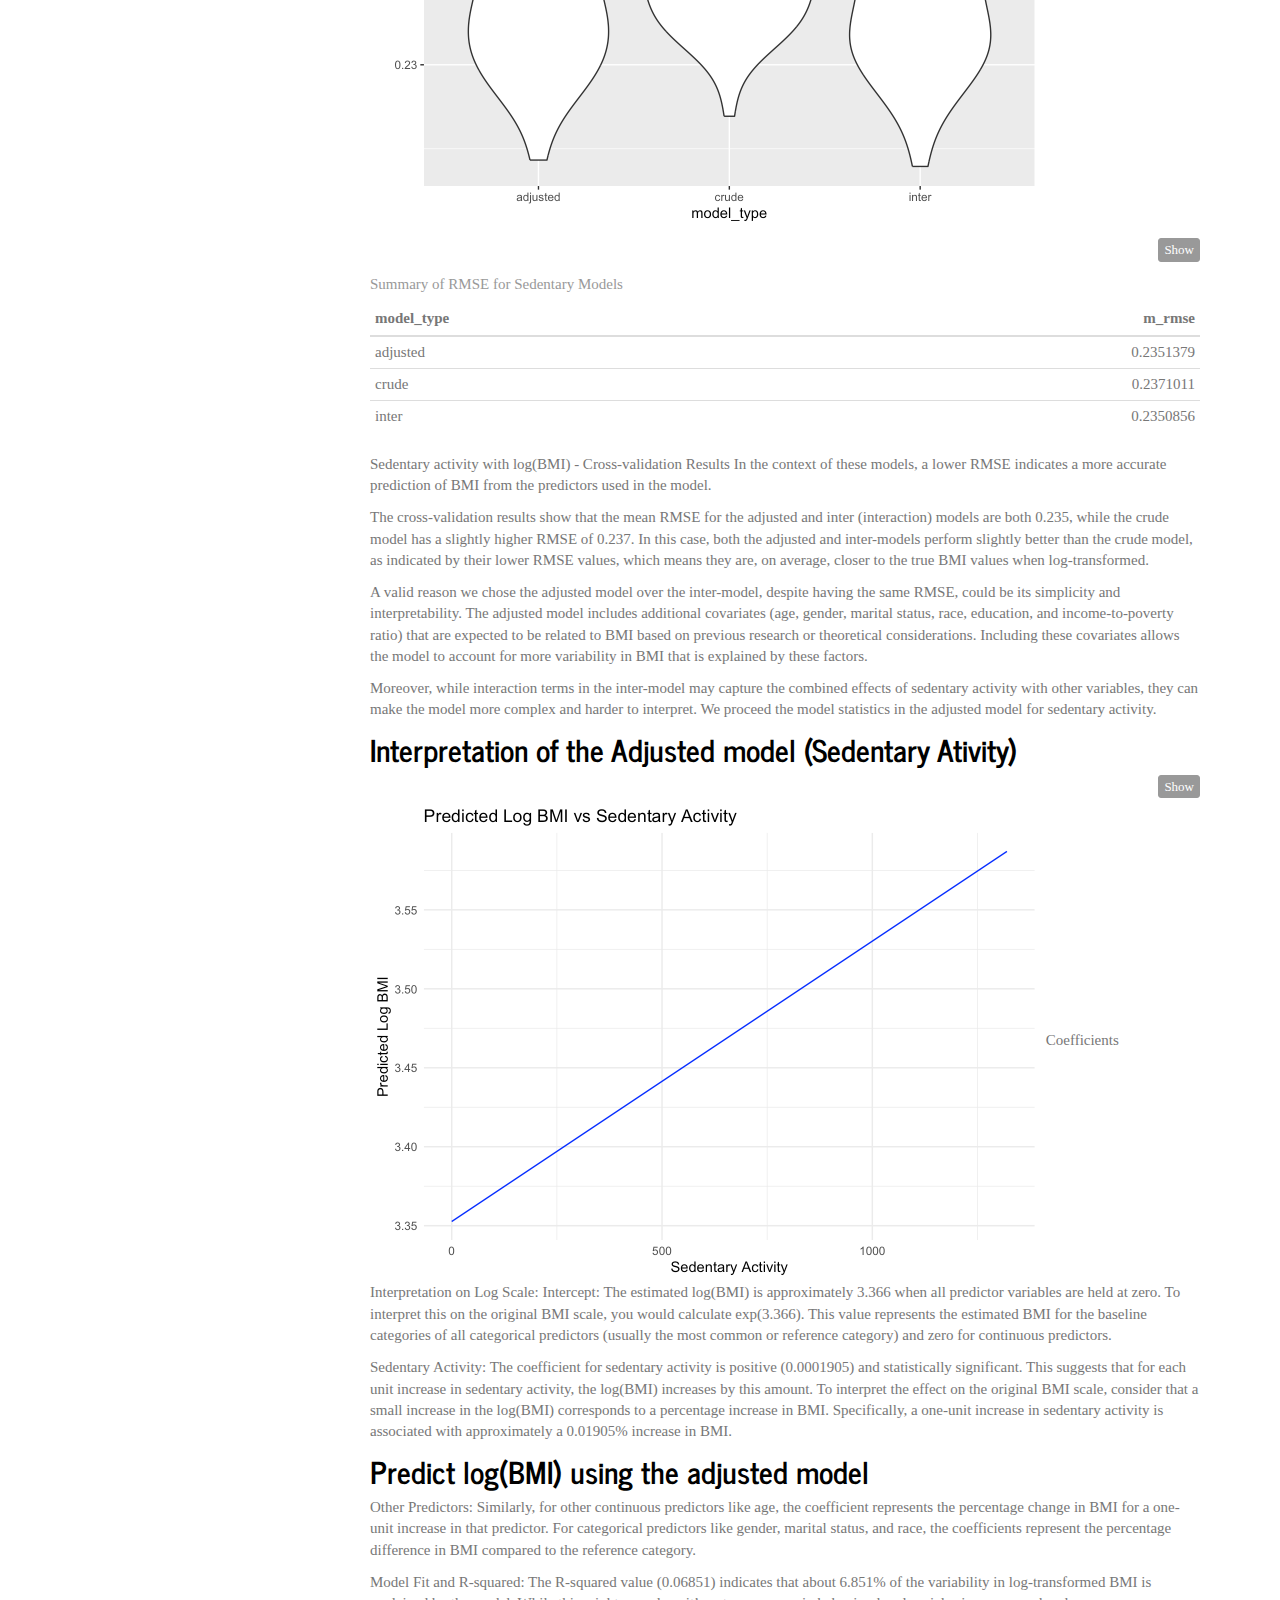
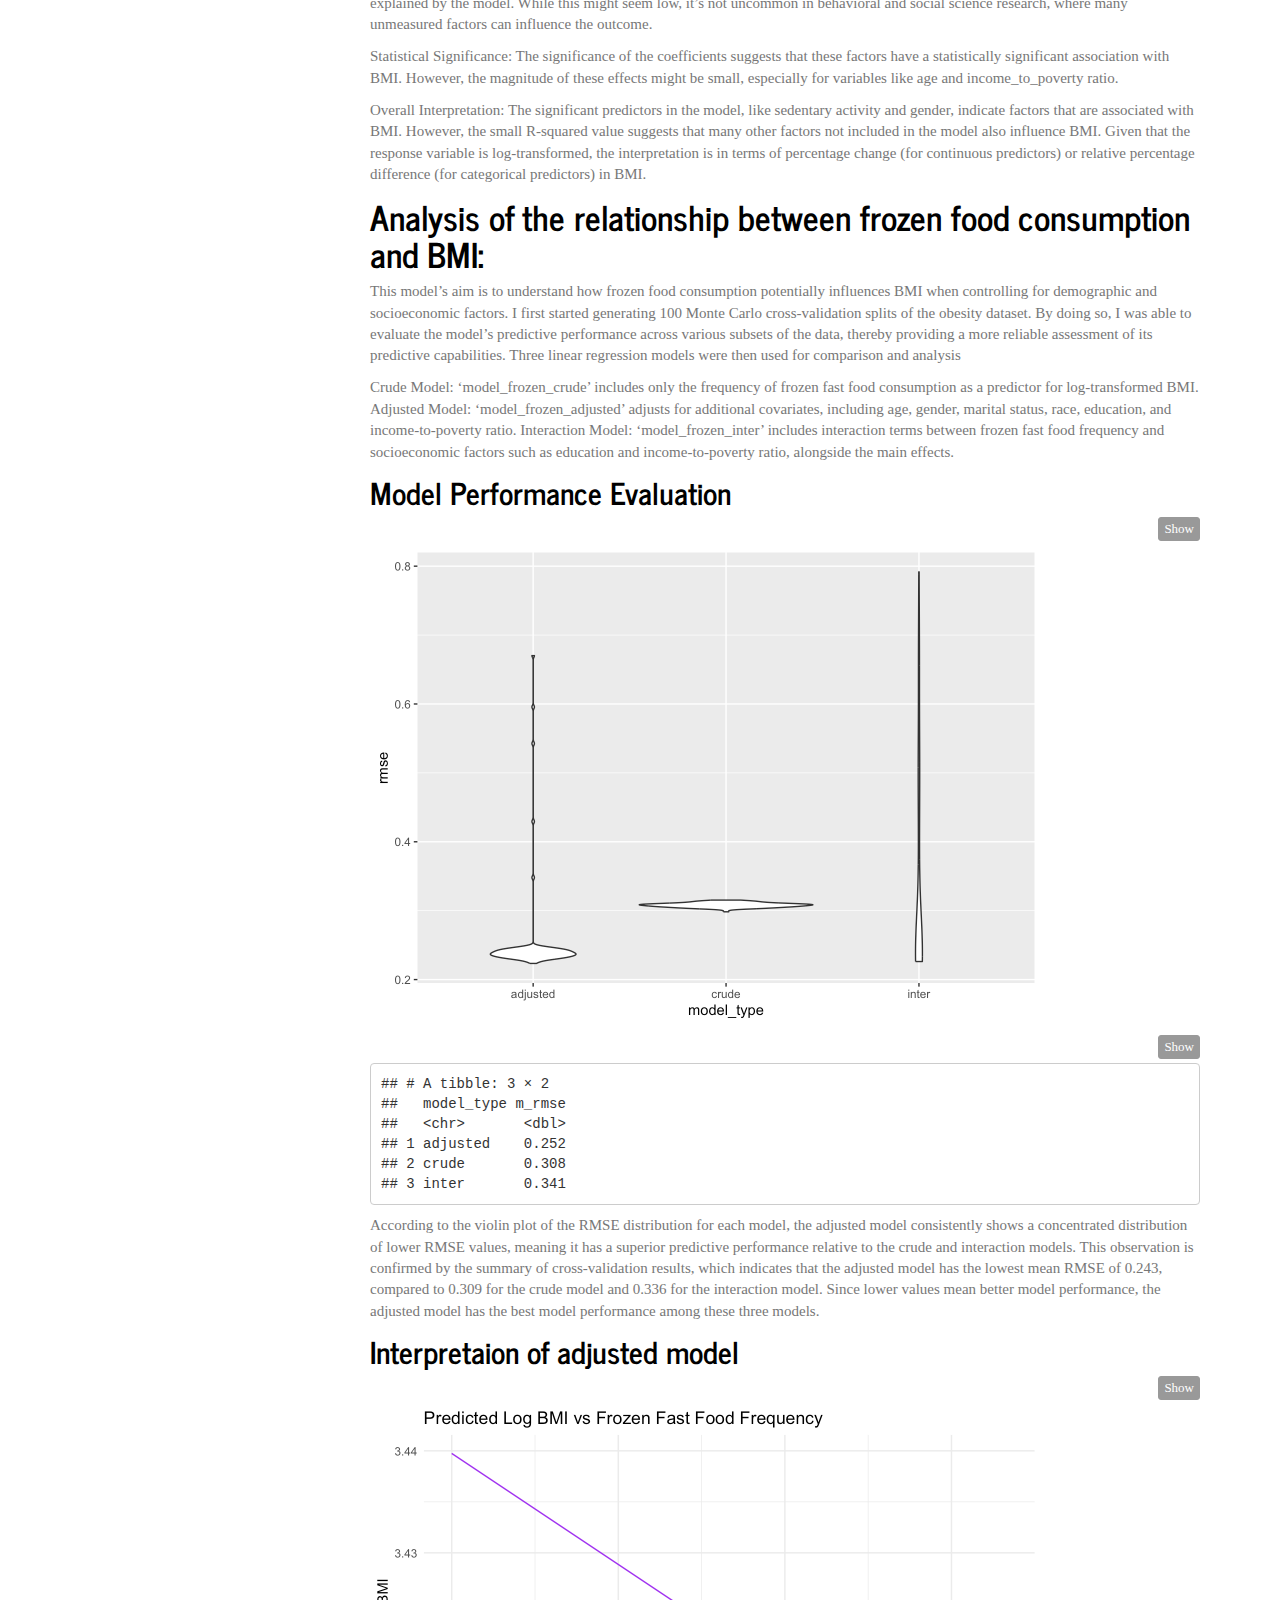
<file: Report.html>
<!DOCTYPE html>

<html>

<head>

<meta charset="utf-8" />
<meta name="generator" content="pandoc" />
<meta http-equiv="X-UA-Compatible" content="IE=EDGE" />




<title>Final report</title>

<script src="site_libs/header-attrs-2.25/header-attrs.js"></script>
<script src="site_libs/jquery-3.6.0/jquery-3.6.0.min.js"></script>
<meta name="viewport" content="width=device-width, initial-scale=1" />
<link href="site_libs/bootstrap-3.3.5/css/journal.min.css" rel="stylesheet" />
<script src="site_libs/bootstrap-3.3.5/js/bootstrap.min.js"></script>
<script src="site_libs/bootstrap-3.3.5/shim/html5shiv.min.js"></script>
<script src="site_libs/bootstrap-3.3.5/shim/respond.min.js"></script>
<style>h1 {font-size: 34px;}
       h1.title {font-size: 38px;}
       h2 {font-size: 30px;}
       h3 {font-size: 24px;}
       h4 {font-size: 18px;}
       h5 {font-size: 16px;}
       h6 {font-size: 12px;}
       code {color: inherit; background-color: rgba(0, 0, 0, 0.04);}
       pre:not([class]) { background-color: white }</style>
<script src="site_libs/jqueryui-1.13.2/jquery-ui.min.js"></script>
<link href="site_libs/tocify-1.9.1/jquery.tocify.css" rel="stylesheet" />
<script src="site_libs/tocify-1.9.1/jquery.tocify.js"></script>
<script src="site_libs/navigation-1.1/tabsets.js"></script>
<script src="site_libs/navigation-1.1/codefolding.js"></script>
<link href="site_libs/highlightjs-9.12.0/default.css" rel="stylesheet" />
<script src="site_libs/highlightjs-9.12.0/highlight.js"></script>
<link href="site_libs/font-awesome-6.4.2/css/all.min.css" rel="stylesheet" />
<link href="site_libs/font-awesome-6.4.2/css/v4-shims.min.css" rel="stylesheet" />

<style type="text/css">
  code{white-space: pre-wrap;}
  span.smallcaps{font-variant: small-caps;}
  span.underline{text-decoration: underline;}
  div.column{display: inline-block; vertical-align: top; width: 50%;}
  div.hanging-indent{margin-left: 1.5em; text-indent: -1.5em;}
  ul.task-list{list-style: none;}
    </style>

<style type="text/css">code{white-space: pre;}</style>
<script type="text/javascript">
if (window.hljs) {
  hljs.configure({languages: []});
  hljs.initHighlightingOnLoad();
  if (document.readyState && document.readyState === "complete") {
    window.setTimeout(function() { hljs.initHighlighting(); }, 0);
  }
}
</script>









<style type = "text/css">
.main-container {
  max-width: 940px;
  margin-left: auto;
  margin-right: auto;
}
img {
  max-width:100%;
}
.tabbed-pane {
  padding-top: 12px;
}
.html-widget {
  margin-bottom: 20px;
}
button.code-folding-btn:focus {
  outline: none;
}
summary {
  display: list-item;
}
details > summary > p:only-child {
  display: inline;
}
pre code {
  padding: 0;
}
</style>


<style type="text/css">
.dropdown-submenu {
  position: relative;
}
.dropdown-submenu>.dropdown-menu {
  top: 0;
  left: 100%;
  margin-top: -6px;
  margin-left: -1px;
  border-radius: 0 6px 6px 6px;
}
.dropdown-submenu:hover>.dropdown-menu {
  display: block;
}
.dropdown-submenu>a:after {
  display: block;
  content: " ";
  float: right;
  width: 0;
  height: 0;
  border-color: transparent;
  border-style: solid;
  border-width: 5px 0 5px 5px;
  border-left-color: #cccccc;
  margin-top: 5px;
  margin-right: -10px;
}
.dropdown-submenu:hover>a:after {
  border-left-color: #adb5bd;
}
.dropdown-submenu.pull-left {
  float: none;
}
.dropdown-submenu.pull-left>.dropdown-menu {
  left: -100%;
  margin-left: 10px;
  border-radius: 6px 0 6px 6px;
}
</style>

<script type="text/javascript">
// manage active state of menu based on current page
$(document).ready(function () {
  // active menu anchor
  href = window.location.pathname
  href = href.substr(href.lastIndexOf('/') + 1)
  if (href === "")
    href = "index.html";
  var menuAnchor = $('a[href="' + href + '"]');

  // mark the anchor link active (and if it's in a dropdown, also mark that active)
  var dropdown = menuAnchor.closest('li.dropdown');
  if (window.bootstrap) { // Bootstrap 4+
    menuAnchor.addClass('active');
    dropdown.find('> .dropdown-toggle').addClass('active');
  } else { // Bootstrap 3
    menuAnchor.parent().addClass('active');
    dropdown.addClass('active');
  }

  // Navbar adjustments
  var navHeight = $(".navbar").first().height() + 15;
  var style = document.createElement('style');
  var pt = "padding-top: " + navHeight + "px; ";
  var mt = "margin-top: -" + navHeight + "px; ";
  var css = "";
  // offset scroll position for anchor links (for fixed navbar)
  for (var i = 1; i <= 6; i++) {
    css += ".section h" + i + "{ " + pt + mt + "}\n";
  }
  style.innerHTML = "body {" + pt + "padding-bottom: 40px; }\n" + css;
  document.head.appendChild(style);
});
</script>

<!-- tabsets -->

<style type="text/css">
.tabset-dropdown > .nav-tabs {
  display: inline-table;
  max-height: 500px;
  min-height: 44px;
  overflow-y: auto;
  border: 1px solid #ddd;
  border-radius: 4px;
}

.tabset-dropdown > .nav-tabs > li.active:before, .tabset-dropdown > .nav-tabs.nav-tabs-open:before {
  content: "\e259";
  font-family: 'Glyphicons Halflings';
  display: inline-block;
  padding: 10px;
  border-right: 1px solid #ddd;
}

.tabset-dropdown > .nav-tabs.nav-tabs-open > li.active:before {
  content: "\e258";
  font-family: 'Glyphicons Halflings';
  border: none;
}

.tabset-dropdown > .nav-tabs > li.active {
  display: block;
}

.tabset-dropdown > .nav-tabs > li > a,
.tabset-dropdown > .nav-tabs > li > a:focus,
.tabset-dropdown > .nav-tabs > li > a:hover {
  border: none;
  display: inline-block;
  border-radius: 4px;
  background-color: transparent;
}

.tabset-dropdown > .nav-tabs.nav-tabs-open > li {
  display: block;
  float: none;
}

.tabset-dropdown > .nav-tabs > li {
  display: none;
}
</style>

<!-- code folding -->
<style type="text/css">
.code-folding-btn { margin-bottom: 4px; }
</style>



<style type="text/css">

#TOC {
  margin: 25px 0px 20px 0px;
}
@media (max-width: 768px) {
#TOC {
  position: relative;
  width: 100%;
}
}

@media print {
.toc-content {
  /* see https://github.com/w3c/csswg-drafts/issues/4434 */
  float: right;
}
}

.toc-content {
  padding-left: 30px;
  padding-right: 40px;
}

div.main-container {
  max-width: 1200px;
}

div.tocify {
  width: 20%;
  max-width: 260px;
  max-height: 85%;
}

@media (min-width: 768px) and (max-width: 991px) {
  div.tocify {
    width: 25%;
  }
}

@media (max-width: 767px) {
  div.tocify {
    width: 100%;
    max-width: none;
  }
}

.tocify ul, .tocify li {
  line-height: 20px;
}

.tocify-subheader .tocify-item {
  font-size: 0.90em;
}

.tocify .list-group-item {
  border-radius: 0px;
}


</style>



</head>

<body>


<div class="container-fluid main-container">


<!-- setup 3col/9col grid for toc_float and main content  -->
<div class="row">
<div class="col-xs-12 col-sm-4 col-md-3">
<div id="TOC" class="tocify">
</div>
</div>

<div class="toc-content col-xs-12 col-sm-8 col-md-9">




<div class="navbar navbar-default  navbar-fixed-top" role="navigation">
  <div class="container">
    <div class="navbar-header">
      <button type="button" class="navbar-toggle collapsed" data-toggle="collapse" data-bs-toggle="collapse" data-target="#navbar" data-bs-target="#navbar">
        <span class="icon-bar"></span>
        <span class="icon-bar"></span>
        <span class="icon-bar"></span>
      </button>
      <a class="navbar-brand" href="index.html">Home</a>
    </div>
    <div id="navbar" class="navbar-collapse collapse">
      <ul class="nav navbar-nav">
        
      </ul>
      <ul class="nav navbar-nav navbar-right">
        <li>
  <a href="Data-Sources.html">Data Sources</a>
</li>
<li>
  <a href="Yi-data-clean.html">Preliminary Analysis</a>
</li>
<li>
  <a href="p8105-Final-model-analysis.html">Exploratory Analysis</a>
</li>
<li>
  <a href="https://8105final.shinyapps.io/shiny/">Shiny App</a>
</li>
<li>
  <a href="Conclusion.html">Conclusion</a>
</li>
<li>
  <a href="Report.html">Final Report</a>
</li>
<li>
  <a href="https://github.com/Jodygao/p8105_Final-project_R.git">
    <span class="fa fa-github fa-lg"></span>
     
  </a>
</li>
      </ul>
    </div><!--/.nav-collapse -->
  </div><!--/.container -->
</div><!--/.navbar -->

<div id="header">

<div class="btn-group pull-right float-right">
<button type="button" class="btn btn-default btn-xs btn-secondary btn-sm dropdown-toggle" data-toggle="dropdown" data-bs-toggle="dropdown" aria-haspopup="true" aria-expanded="false"><span>Code</span> <span class="caret"></span></button>
<ul class="dropdown-menu dropdown-menu-right" style="min-width: 50px;">
<li><a id="rmd-show-all-code" href="#">Show All Code</a></li>
<li><a id="rmd-hide-all-code" href="#">Hide All Code</a></li>
</ul>
</div>



<h1 class="title toc-ignore">Final report</h1>

</div>


<p>“Multifaceted Analysis of Obesity: Exploring the Interplay of Diet,
Sedentary Lifestyle, and Socio-Demographic Factors in the United States
from 2017-2020”</p>
<div id="motivation" class="section level2">
<h2>Motivation</h2>
<p>The increasing prevalence of obesity cases in the United States is
becoming a serious public health issue and bringing up lots of adverse
comorbidities. The problem that comes with obesity exists not just on an
individual level but is more troublesome as it can lead to substantial
effects on the overall healthcare system’s performance and affect
economies across the country. When we talk about obesity nowadays, we
can not stop thinking of the burden that associated with it. According
to a National Survey published by Forbes Health, between 2017 and 2020,
around 41.9% of adults in the United States were obese1. With almost
half of the adults being obese, Obesity was considered a national
epidemic. Concerns like chronic diseases, type 2 diabetes,
cardiovascular conditions, and certain forms of cancer, that are linked
with obesity, can easily lead to heightened mortality rates and
diminished quality of life. The causes of obesity are diverse and
complex2, involving genetics, societal, and environmental factors but
addressing this public health problem and educating the importance of
personal wellness among the obese population in the U.S. is in urgent
need.</p>
</div>
<div id="related-workinspiration" class="section level2">
<h2>Related work/Inspiration</h2>
<p>The inspiration for this project comes from a small observation and
pure curiosity. Although it has always been acknowledged that obesity
prevalence is very high in the U.S., it can have many adverse health
effects on one’s overall health and well-being, our awareness of obesity
as a health issue was still initially superficial. However, it deepened
significantly this semester. For most of us in the group, we have a
class running from 5:30-8:30 PM. By the time we finish the class, what
we rely on is McDonald’s, primarily due to its distance to the campus,
low price, and is the one that still opens at that time of the day. This
routine exposure to fast food changed our way of understanding obesity’s
impacts on the public since we constantly see people with big body
images consuming fast food in McDonald’s. The observation led to
curiosity and we wonder about the health consequences of fast-food
consumption and the impact of obesity.</p>
<p>#Initial questions ## Primary Questions: How does the frequency of
fast food consumption relate to the Body Mass Index (BMI) of individuals
in the U.S.? Is there a significant correlation between the consumption
of frozen fast food and BMI? How does sedentary activity impact BMI, and
what is the extent of this impact? ## Evolution of Questions: As we dig
deeper into the project and go into the data analysis section, the
initial questions evolved to accommodate the complexities of dietary
habits and lifestyle choices. The simple correlation between fast food
consumption and BMI was expanded to include other variables like
physical inactivity. The inadequacy of finding significant results in
the initial models led to a deeper exploration of other contributing
factors. This shift prompted a broader approach to understanding the
multifaceted nature of obesity. ## Emerging Questions: Given the
nonsignificant findings in the initial models, new questions emerged:
Are there other dietary or lifestyle factors, beyond fast food
consumption and physical inactivity, that significantly contribute to
obesity? Analysis Driven Questions(For us to consider later): During the
data analysis, our group also brought up questions about the
effectiveness of existing public health strategies in combating obesity.
We still see lots of news and articles saying the prevalence rate
increasing, but not much mentioning the success of any interventions.
What are the gaps in current approaches, and how can they be addressed
more holistically? How can we use the analysis we did and the website we
made to form public health policy changes, for it to better tackle the
root causes of obesity, considering the complex interplay of individual,
societal, and environmental factors?</p>
</div>
<div id="data" class="section level1">
<h1>Data</h1>
<div id="data-source" class="section level2">
<h2>Data Source</h2>
<p>Description. The 2017–March 2020 Pre-Pandemic Data Files for this
study are sourced from the National Health and Nutrition Examination
Survey (NHANES), which is an ongoing series of studies designed to
assess the health and nutritional status of the civilian
noninstitutionalized U.S. population. The NHANES data collection
involves interviews and physical examinations, covering a wide range of
health and nutrition-related topics. The data is critical for the
assessment of public health and nutrition and aids in the development of
health policies and research. Special weighting measures have been
applied to the combined dataset to ensure that it reflects the
population and health trends accurately for nationally representative
estimates.</p>
</div>
<div id="data-collection-methodology" class="section level2">
<h2>Data Collection Methodology</h2>
<p>Primary Sampling Units (PSUs). The survey utilizes a multistage
probabilistic sampling design. In the first stage, PSUs are selected
based on stratification by various health and demographic
characteristics. Each PSU is typically a county or a group of contiguous
counties.</p>
<p>Stratification. States are categorized into health groups according
to health index values. PSUs are further divided into major strata
within each health group, which are determined by the urban-rural
population distribution and other locality characteristics.</p>
<p>Sampling Periods. The 2017-2018 and 2019-March 2020 cycles were based
on different 4-year sample designs, with PSUs selected annually from
their respective strata.</p>
<p>Representativeness. The 2017-March 2020 pre-pandemic data file
includes PSUs from the 2017-2018 cycle and 2019-March 2020 data
collection. The combined dataset was calibrated to ensure national
representativeness according to the 2015-2018 sample design, accounting
for changes in population size and other characteristics that determine
major stratum membership.</p>
</div>
</div>
<div id="data-cleaning" class="section level1">
<h1>Data Cleaning</h1>
<p>We first import three files by creating the data import function
(import_df) that reads the data from an .XPT file format. The four
datasets that were merged were: Demographic Variables and Sample Weights
(P_DEMO), Body Measures (P_BMX), Physical Activity (P_PAQ) andDiet
Behavior &amp; Nutrition (P_DBQ). Using a full join on the ‘SEQN’ column
to merge the datasets. Then, we select the specific column that are
meaningful in the process of analysis: <code>SEQN</code>,
<code>RIAGENDR</code>, <code>RIDAGEYR</code>, <code>DMDMARTZ</code>,
<code>INDFMPIR</code>, <code>RIDRETH3</code>, <code>DMDEDUC2</code>,
<code>PAD680</code>, <code>BMXBMI</code>, <code>DBD900</code>, and
<code>DBD910</code>.</p>
<p>Next, we did the data filtering by filtering out specific values from
various column (e.g., ‘77’, ‘99’, ‘.’, ‘7777’, ‘9999’). This step
removed the missing, unknown, and null value from the dataset and only
kept those meaningful values in the dataset.</p>
<p>Furthermore, we rename the columns to more descriptive names like
‘gender’, ‘age’, ‘marital_status’, etc. After this step, we use the
mutate function to transform and categorize several columns: gender:
Categorizing and converting to a factor.</p>
<p>marital_status, race, education: Categorizing different demographic
details. obese: Creating a new variable based on BMI, categorizing
individuals as <code>normal</code> or <code>obese</code>.</p>
<p>The variables in the Final dataset are listed below:
<code>SEQN</code> : Respondent sequence number <code>gender</code>:
Female or male <code>age</code>: Age in years at screening
<code>marital_status</code>: never married, married,
widowed/divorced/separated <code>income_to_poverty</code>: ratio of
family income to poverty <code>race</code>: Mexican American, White,
Black, Other Hispanic <code>bmi</code>: Body Mass Index (kg/m**2)
<code>freq_fast_food</code>: number of meals from fast food or pizza
place <code>freq_frozen</code>: Numbers of frozen meals/pizza in past 30
days <code>sedentary_activity</code>: Minutes sedentary activity
<code>obese</code>: normal, obese</p>
<p>The process effectively cleans and transforms the data, preparing it
for analysis related to obesity. The use of case_match and case_when for
categorizing data is particularly efficient, as it allows for more
readable and interpretable data. This structured approach ensures the
dataset is clean, well-organized, and ready for further statistical
analysis or visualization.</p>
</div>
<div id="exploratory-analysis" class="section level1">
<h1>Exploratory Analysis</h1>
<pre class="r"><code>obesity_race_filtered = obesity |&gt;  
  filter(!is.na(race) &amp; race != &quot;NA&quot;)

ggplot(obesity_race_filtered, aes(x = race, fill = gender)) +
  geom_bar(position = &quot;dodge&quot;) +
  scale_fill_manual(values = c(&quot;pink&quot;, &quot;lightblue&quot;)) +
  labs(title = &quot;Obesity Prevalence by Race and Gender&quot;,
       x = &quot;Race&quot;,
       y = &quot;Count&quot;) +
  theme_minimal()</code></pre>
<p><img src="Report_files/figure-html/unnamed-chunk-2-1.png" width="672" />
Interpretation: The bar chart displays the prevalence of obesity across
different racial categories, differentiated by gender. It shows that the
White population has the highest count of obesity cases, with a notable
number of cases in both genders. The Black population follows, with
females being higher than males, whereas the “Other Hispanic” categories
have the lowest count of obesity cases.</p>
<pre class="r"><code>ggplot(subset(obesity, bmi == &quot;obese&quot;), aes(x = age)) +
  geom_histogram(binwidth = 1, fill = &quot;pink&quot;, color = &quot;lightblue&quot;) +
  labs(title = &quot;Age Distribution Among Obese Individuals&quot;,
       x = &quot;Age&quot;,
       y = &quot;Count&quot;) +
  theme_minimal()</code></pre>
<p><img src="Report_files/figure-html/unnamed-chunk-3-1.png" width="672" />
Interpretation: The histogram indicates that obesity is present across
all age groups, with a relatively uniform distribution from young
adulthood to late middle age. There’s a significant peak in obesity
cases among individuals in their late 50s to early 60s. After this peak,
the number of obese individuals declines sharply for those in the older
age groups.</p>
<pre class="r"><code>ggplot(subset(obesity, bmi == &quot;obese&quot;), aes(y = income_to_poverty, x = &quot;&quot;, fill = bmi)) +
  geom_boxplot() +
  scale_fill_manual(values = c(&quot;pink&quot;)) +
  labs(title = &quot;Income to Poverty Ratio Among Obese Individuals&quot;,
       x = &quot;&quot;,
       y = &quot;Income to Poverty Ratio&quot;) +
  theme_minimal()</code></pre>
<p><img src="Report_files/figure-html/unnamed-chunk-4-1.png" width="672" />
Interpretation: The box plot shows the distribution of the income to
poverty ratio among obese individuals. The data is spread across a range
of ratios, mostly concentrated between 1 and 4, with the median around
2. This suggests that individuals with obesity come from a range of
economic backgrounds, but there’s a tendency towards lower income to
poverty ratios.</p>
<pre class="r"><code>obesity_sedentary_activity_filtered = obesity |&gt; 
  filter(!is.na(sedentary_activity))

ggplot(obesity_sedentary_activity_filtered, aes(x = sedentary_activity)) +
  geom_histogram(binwidth = 1, fill = &quot;pink&quot;, color = &quot;lightblue&quot;) +
  labs(title = &quot;Sedentary Activity Distribution Among Obese Individuals&quot;,
       x = &quot;Sedentary Activity&quot;,
       y = &quot;Count&quot;) +
  theme_minimal()</code></pre>
<p><img src="Report_files/figure-html/unnamed-chunk-5-1.png" width="672" />
The majority of obese individuals report sedentary activity levels
between 0 to around 500 minutes, with frequency decreasing as the amount
of sedentary activity increases. There are notable peaks at certain
intervals which may indicate common reporting increments (～250
minutes). Very few individuals report very high levels of sedentary
activity, as seen by the low counts past 1000 minutes.</p>
</div>
<div id="baseline-analysis" class="section level1">
<h1>baseline Analysis</h1>
<pre class="r"><code>gender_summary &lt;- obesity %&gt;%
  count(gender) %&gt;%
  mutate(Percentage = n / sum(n) * 100)

kable(gender_summary, format = &quot;markdown&quot;, caption = &quot;Gender Summary&quot;)</code></pre>
<table>
<caption>Gender Summary</caption>
<thead>
<tr class="header">
<th align="left">gender</th>
<th align="right">n</th>
<th align="right">Percentage</th>
</tr>
</thead>
<tbody>
<tr class="odd">
<td align="left">Female</td>
<td align="right">5800</td>
<td align="right">50.9308</td>
</tr>
<tr class="even">
<td align="left">Male</td>
<td align="right">5588</td>
<td align="right">49.0692</td>
</tr>
</tbody>
</table>
<pre class="r"><code>marital_status_summary &lt;- obesity %&gt;%
  count(marital_status) %&gt;%
  mutate(Percentage = n / sum(n) * 100)

kable(marital_status_summary, format = &quot;markdown&quot;, caption = &quot;Marital Status Summary&quot;)</code></pre>
<table>
<caption>Marital Status Summary</caption>
<thead>
<tr class="header">
<th align="left">marital_status</th>
<th align="right">n</th>
<th align="right">Percentage</th>
</tr>
</thead>
<tbody>
<tr class="odd">
<td align="left">Married</td>
<td align="right">4216</td>
<td align="right">37.02143</td>
</tr>
<tr class="even">
<td align="left">Never married</td>
<td align="right">1360</td>
<td align="right">11.94240</td>
</tr>
<tr class="odd">
<td align="left">Widowed/Divorced/Separated</td>
<td align="right">1599</td>
<td align="right">14.04110</td>
</tr>
<tr class="even">
<td align="left">NA</td>
<td align="right">4213</td>
<td align="right">36.99508</td>
</tr>
</tbody>
</table>
<pre class="r"><code>age_summary &lt;- obesity %&gt;%
  summarise(
    Count = n(),
    Unique = n_distinct(age),
    Mean = mean(age, na.rm = TRUE),
    Std_Dev = sd(age, na.rm = TRUE),
    Min = min(age, na.rm = TRUE),
    `25th_Pctl` = quantile(age, 0.25, na.rm = TRUE),
    Median = median(age, na.rm = TRUE),
    `75th_Pctl` = quantile(age, 0.75, na.rm = TRUE),
    Max = max(age, na.rm = TRUE)
  )

kable(age_summary, format = &quot;markdown&quot;, caption = &quot;Age Summary&quot;)</code></pre>
<table>
<caption>Age Summary</caption>
<colgroup>
<col width="9%" />
<col width="10%" />
<col width="13%" />
<col width="13%" />
<col width="6%" />
<col width="15%" />
<col width="10%" />
<col width="15%" />
<col width="6%" />
</colgroup>
<thead>
<tr class="header">
<th align="right">Count</th>
<th align="right">Unique</th>
<th align="right">Mean</th>
<th align="right">Std_Dev</th>
<th align="right">Min</th>
<th align="right">25th_Pctl</th>
<th align="right">Median</th>
<th align="right">75th_Pctl</th>
<th align="right">Max</th>
</tr>
</thead>
<tbody>
<tr class="odd">
<td align="right">11388</td>
<td align="right">79</td>
<td align="right">35.62302</td>
<td align="right">24.24121</td>
<td align="right">2</td>
<td align="right">13</td>
<td align="right">33</td>
<td align="right">57</td>
<td align="right">80</td>
</tr>
</tbody>
</table>
<p>In our study, we found a near-equal distribution of obesity across
genders, with varying prevalence across different marital statuses and a
wide age range.</p>
<pre class="r"><code>income_to_poverty_summary &lt;- obesity %&gt;%
  summarise(
    Count = n(),
    Unique = n_distinct(income_to_poverty),
    Mean = mean(income_to_poverty, na.rm = TRUE),
    Std_Dev = sd(income_to_poverty, na.rm = TRUE),
    Min = min(income_to_poverty, na.rm = TRUE),
    `25th_Pctl` = quantile(income_to_poverty, 0.25, na.rm = TRUE),
    Median = median(income_to_poverty, na.rm = TRUE),
    `75th_Pctl` = quantile(income_to_poverty, 0.75, na.rm = TRUE),
    Max = max(income_to_poverty, na.rm = TRUE)
  )

kable(income_to_poverty_summary, format = &quot;markdown&quot;, caption = &quot;Income to Poverty Summary&quot;)</code></pre>
<table>
<caption>Income to Poverty Summary</caption>
<colgroup>
<col width="9%" />
<col width="10%" />
<col width="12%" />
<col width="12%" />
<col width="6%" />
<col width="15%" />
<col width="10%" />
<col width="15%" />
<col width="6%" />
</colgroup>
<thead>
<tr class="header">
<th align="right">Count</th>
<th align="right">Unique</th>
<th align="right">Mean</th>
<th align="right">Std_Dev</th>
<th align="right">Min</th>
<th align="right">25th_Pctl</th>
<th align="right">Median</th>
<th align="right">75th_Pctl</th>
<th align="right">Max</th>
</tr>
</thead>
<tbody>
<tr class="odd">
<td align="right">11388</td>
<td align="right">472</td>
<td align="right">2.42299</td>
<td align="right">1.62789</td>
<td align="right">0</td>
<td align="right">1.04</td>
<td align="right">1.99</td>
<td align="right">3.9025</td>
<td align="right">5</td>
</tr>
</tbody>
</table>
<pre class="r"><code>education_summary &lt;- obesity %&gt;%
  count(education) %&gt;%
  mutate(Percentage = n / sum(n) * 100)

kable(education_summary, format = &quot;markdown&quot;, caption = &quot;Education Summary&quot;)</code></pre>
<table>
<caption>Education Summary</caption>
<thead>
<tr class="header">
<th align="left">education</th>
<th align="right">n</th>
<th align="right">Percentage</th>
</tr>
</thead>
<tbody>
<tr class="odd">
<td align="left">9-11th grade</td>
<td align="right">763</td>
<td align="right">6.700035</td>
</tr>
<tr class="even">
<td align="left">High school graduate</td>
<td align="right">1722</td>
<td align="right">15.121180</td>
</tr>
<tr class="odd">
<td align="left">Less than 9th grade</td>
<td align="right">475</td>
<td align="right">4.171057</td>
</tr>
<tr class="even">
<td align="left">Some college or AA degree</td>
<td align="right">2406</td>
<td align="right">21.127503</td>
</tr>
<tr class="odd">
<td align="left">NA</td>
<td align="right">6022</td>
<td align="right">52.880225</td>
</tr>
</tbody>
</table>
<pre class="r"><code>race_summary &lt;- obesity %&gt;%
  count(race) %&gt;%
  mutate(Percentage = n / sum(n) * 100)

kable(race_summary, format = &quot;markdown&quot;, caption = &quot;Race Summary&quot;)</code></pre>
<table>
<caption>Race Summary</caption>
<thead>
<tr class="header">
<th align="left">race</th>
<th align="right">n</th>
<th align="right">Percentage</th>
</tr>
</thead>
<tbody>
<tr class="odd">
<td align="left">Black</td>
<td align="right">2970</td>
<td align="right">26.080084</td>
</tr>
<tr class="even">
<td align="left">Mexican American</td>
<td align="right">1397</td>
<td align="right">12.267299</td>
</tr>
<tr class="odd">
<td align="left">Other</td>
<td align="right">1217</td>
<td align="right">10.686688</td>
</tr>
<tr class="even">
<td align="left">Other Hispanic</td>
<td align="right">1050</td>
<td align="right">9.220232</td>
</tr>
<tr class="odd">
<td align="left">White</td>
<td align="right">3995</td>
<td align="right">35.080787</td>
</tr>
<tr class="even">
<td align="left">NA</td>
<td align="right">759</td>
<td align="right">6.664910</td>
</tr>
</tbody>
</table>
<p>The economic and educational backgrounds of our study group varied,
with significant representation across different races.”</p>
<table>
<caption>Sedentary Activity Summary</caption>
<thead>
<tr class="header">
<th align="right">Count</th>
<th align="right">Mean</th>
<th align="right">Std_Dev</th>
<th align="right">Min</th>
<th align="right">25th_Pctl</th>
<th align="right">Median</th>
<th align="right">75th_Pctl</th>
<th align="right">Max</th>
</tr>
</thead>
<tbody>
<tr class="odd">
<td align="right">11388</td>
<td align="right">338.351</td>
<td align="right">202.96</td>
<td align="right">0</td>
<td align="right">180</td>
<td align="right">300</td>
<td align="right">480</td>
<td align="right">1320</td>
</tr>
</tbody>
</table>
<pre class="r"><code>bmi_summary &lt;- obesity %&gt;%
  count(bmi) %&gt;%
  mutate(Percentage = n / sum(n) * 100) %&gt;%
  ungroup() 

kable(bmi_summary, format = &quot;markdown&quot;, caption = &quot;BMI Summary&quot;)</code></pre>
<table>
<caption>BMI Summary</caption>
<thead>
<tr class="header">
<th align="left">bmi</th>
<th align="right">n</th>
<th align="right">Percentage</th>
</tr>
</thead>
<tbody>
<tr class="odd">
<td align="left">normal</td>
<td align="right">7922</td>
<td align="right">69.56445</td>
</tr>
<tr class="even">
<td align="left">obese</td>
<td align="right">3466</td>
<td align="right">30.43555</td>
</tr>
</tbody>
</table>
<p>Sedentary activity averages around 338 minutes, and approximately 30%
of our study population is categorized as obese.</p>
<pre class="r"><code># Create age groups
obesity &lt;- obesity %&gt;%
  mutate(age_group = case_when(
    age &gt;= 18 &amp; age &lt;= 25 ~ &quot;18-25&quot;,
    age &gt; 25 &amp; age &lt;= 35 ~ &quot;26-35&quot;,
    age &gt; 35 &amp; age &lt;= 45 ~ &quot;36-45&quot;,
    age &gt; 45 &amp; age &lt;= 55 ~ &quot;46-55&quot;,
    age &gt; 55 &amp; age &lt;= 65 ~ &quot;56-65&quot;,
    age &gt; 65 ~ &quot;66+&quot;,
    TRUE ~ &quot;Unknown&quot;
  ))

fast_food_summary &lt;- obesity %&gt;%
  group_by(gender, age_group) %&gt;%
  summarise(Avg_Fast_Food = mean(freq_fast_food, na.rm = TRUE))</code></pre>
<pre><code>## `summarise()` has grouped output by &#39;gender&#39;. You can override
## using the `.groups` argument.</code></pre>
<pre class="r"><code>kable(fast_food_summary, format = &quot;markdown&quot;, caption = &quot;Fast Food Frequency Summary by Age Group and Gender&quot;)</code></pre>
<table>
<caption>Fast Food Frequency Summary by Age Group and Gender</caption>
<thead>
<tr class="header">
<th align="left">gender</th>
<th align="left">age_group</th>
<th align="right">Avg_Fast_Food</th>
</tr>
</thead>
<tbody>
<tr class="odd">
<td align="left">Female</td>
<td align="left">18-25</td>
<td align="right">15.024719</td>
</tr>
<tr class="even">
<td align="left">Female</td>
<td align="left">26-35</td>
<td align="right">2.330855</td>
</tr>
<tr class="odd">
<td align="left">Female</td>
<td align="left">36-45</td>
<td align="right">2.029762</td>
</tr>
<tr class="even">
<td align="left">Female</td>
<td align="left">46-55</td>
<td align="right">2.000000</td>
</tr>
<tr class="odd">
<td align="left">Female</td>
<td align="left">56-65</td>
<td align="right">1.620079</td>
</tr>
<tr class="even">
<td align="left">Female</td>
<td align="left">66+</td>
<td align="right">1.125214</td>
</tr>
<tr class="odd">
<td align="left">Female</td>
<td align="left">Unknown</td>
<td align="right">1.794655</td>
</tr>
<tr class="even">
<td align="left">Male</td>
<td align="left">18-25</td>
<td align="right">2.997696</td>
</tr>
<tr class="odd">
<td align="left">Male</td>
<td align="left">26-35</td>
<td align="right">2.915767</td>
</tr>
<tr class="even">
<td align="left">Male</td>
<td align="left">36-45</td>
<td align="right">2.457589</td>
</tr>
<tr class="odd">
<td align="left">Male</td>
<td align="left">46-55</td>
<td align="right">2.215190</td>
</tr>
<tr class="even">
<td align="left">Male</td>
<td align="left">56-65</td>
<td align="right">2.247582</td>
</tr>
<tr class="odd">
<td align="left">Male</td>
<td align="left">66+</td>
<td align="right">1.482982</td>
</tr>
<tr class="even">
<td align="left">Male</td>
<td align="left">Unknown</td>
<td align="right">1.894737</td>
</tr>
</tbody>
</table>
<p>Our analysis of fast food consumption by age and gender shows that
younger females and males aged 18-25 report the highest average
frequency, with a general decline in older age groups.</p>
<pre class="r"><code># Summarize by gender and age group
frozen_food_summary &lt;- obesity %&gt;%
  group_by(gender, age_group) %&gt;%
  summarise(Avg_Frozen_Food = mean(freq_frozen, na.rm = TRUE)) </code></pre>
<pre><code>## `summarise()` has grouped output by &#39;gender&#39;. You can override
## using the `.groups` argument.</code></pre>
<pre class="r"><code>kable(frozen_food_summary, format = &quot;markdown&quot;, caption = &quot;Frozen Food Frequency Summary by Age Group and Gender&quot;)</code></pre>
<table>
<caption>Frozen Food Frequency Summary by Age Group and Gender</caption>
<thead>
<tr class="header">
<th align="left">gender</th>
<th align="left">age_group</th>
<th align="right">Avg_Frozen_Food</th>
</tr>
</thead>
<tbody>
<tr class="odd">
<td align="left">Female</td>
<td align="left">18-25</td>
<td align="right">2.543260</td>
</tr>
<tr class="even">
<td align="left">Female</td>
<td align="left">26-35</td>
<td align="right">2.370732</td>
</tr>
<tr class="odd">
<td align="left">Female</td>
<td align="left">36-45</td>
<td align="right">2.268489</td>
</tr>
<tr class="even">
<td align="left">Female</td>
<td align="left">46-55</td>
<td align="right">1.764228</td>
</tr>
<tr class="odd">
<td align="left">Female</td>
<td align="left">56-65</td>
<td align="right">1.976257</td>
</tr>
<tr class="even">
<td align="left">Female</td>
<td align="left">66+</td>
<td align="right">1.856436</td>
</tr>
<tr class="odd">
<td align="left">Female</td>
<td align="left">Unknown</td>
<td align="right">6.257710</td>
</tr>
<tr class="even">
<td align="left">Male</td>
<td align="left">18-25</td>
<td align="right">17.747917</td>
</tr>
<tr class="odd">
<td align="left">Male</td>
<td align="left">26-35</td>
<td align="right">15.932170</td>
</tr>
<tr class="even">
<td align="left">Male</td>
<td align="left">36-45</td>
<td align="right">15.051625</td>
</tr>
<tr class="odd">
<td align="left">Male</td>
<td align="left">46-55</td>
<td align="right">2.060449</td>
</tr>
<tr class="even">
<td align="left">Male</td>
<td align="left">56-65</td>
<td align="right">2.177396</td>
</tr>
<tr class="odd">
<td align="left">Male</td>
<td align="left">66+</td>
<td align="right">2.253538</td>
</tr>
<tr class="even">
<td align="left">Male</td>
<td align="left">Unknown</td>
<td align="right">17.288692</td>
</tr>
</tbody>
</table>
<p>Similarly, for frozen food, the highest consumption is noted in
younger males, with a notable decrease in older age groups.</p>
<pre class="r"><code># Histogram for BMI
ggplot(obesity, aes(x = bmi)) + 
  geom_histogram(binwidth = 1, fill = &quot;blue&quot;, color = &quot;black&quot;) + 
  labs(title = &quot;Distribution of BMI&quot;, x = &quot;BMI&quot;, y = &quot;Count&quot;) + 
  theme_minimal()</code></pre>
<p><img src="Report_files/figure-html/data%20distribution%20plots-1.png" width="672" /></p>
<pre class="r"><code># Density plot for BMI
ggplot(obesity, aes(x = bmi)) + 
  geom_density(fill = &quot;blue&quot;, alpha = 0.5) + 
  labs(title = &quot;Density Plot for BMI&quot;, x = &quot;BMI&quot;, y = &quot;Density&quot;) + 
  theme_minimal()</code></pre>
<p><img src="Report_files/figure-html/data%20distribution%20plots-2.png" width="672" /></p>
<pre class="r"><code># Boxplot for BMI
ggplot(obesity, aes(y = bmi, x = 1)) + 
  geom_boxplot(fill = &quot;blue&quot;, alpha = 0.5) + 
  labs(title = &quot;Boxplot for BMI&quot;, x = &quot;&quot;, y = &quot;BMI&quot;) + 
  theme_minimal()</code></pre>
<p><img src="Report_files/figure-html/data%20distribution%20plots-3.png" width="672" />
The histogram and density plot indicate that the distribution of
<code>BMI</code> is right-skewed, which is a common observation in
health-related data.</p>
<p>When the response variable in a regression model, BMI, in our case,
is not normally distributed, we took a common approach is to apply a
transformation to achieve normality. The logarithmic transformation is
particularly useful because it is a monotonic transformation that can
handle positive skewness by compressing the long tail and expanding the
lower end of the distribution. This can make the distribution more
symmetric and more closely approximate the normal distribution, which
meets the assumptions of linear regression.</p>
<p>By transforming <code>BMI</code> using the natural logarithm, we can
stabilize the variance (homoscedasticity) and make the relationship
between the predictors and the response variable more linear. This is
beneficial because linear regression assumes a linear relationship
between the predictors and the outcome variable. # Statistical
Analysis</p>
<pre class="r"><code>cv_results |&gt; 
  select(starts_with(&quot;rmse&quot;)) |&gt; 
  pivot_longer(
    everything(),
    names_to = &quot;model_type&quot;,
    values_to = &quot;rmse&quot;,
    names_prefix = &quot;rmse_&quot;
  ) |&gt; 
  group_by(model_type) |&gt; 
  summarize(m_rmse = mean(rmse))</code></pre>
<pre><code>## # A tibble: 3 × 2
##   model_type    m_rmse
##   &lt;chr&gt;          &lt;dbl&gt;
## 1 fast_adjusted  0.317
## 2 fast_crude     0.478
## 3 fast_inter     0.356</code></pre>
<pre class="r"><code>cv_results |&gt; 
  select(starts_with(&quot;rmse&quot;)) |&gt; 
  pivot_longer(
    everything(),
    names_to = &quot;model_type&quot;,
    values_to = &quot;rmse&quot;,
    names_prefix = &quot;rmse_&quot;
  ) |&gt; 
  ggplot(aes(x = model_type, y = rmse)) +
  geom_violin()</code></pre>
<p><img src="Report_files/figure-html/model%20comparison-1.png" width="672" />
Analysis of the relationship between fast food consumption and BMI:
First, we used the crossv_mc function to create 100 Monte Carlo
cross-validation splits of the obesity dataset. This approach helps in
assessing the model’s performance more robustly by training and testing
it on different subsets of the data. Then, we constructed three
different models including a fast-food variable as the predictor and
log(bmi) as the outcome for each training set to decide which model was
best fit.</p>
<p>Three models are listed below model_fast_crude: A simple linear
regression model with log(bmi) as the response variable and
freq_fast_food as the predictor. model_fast_adjusted: An adjusted linear
regression model including freq_fast_food and other covariates like age,
gender, marital status, race, education, and income_to_poverty.
model_fast_inter: An interaction model considering interactions between
freq_fast_food and variables such as education and income_to_poverty,
along with the main effects of these predictors.</p>
<div id="model-performance-evaluation" class="section level2">
<h2>Model Performance Evaluation</h2>
<p>After the computation of the RMSE for each model on their test
dataset, the violin plot was made for visualization purposes. This plot
helps in comparing the distribution of RMSEs across the model.
Furthermore, we look at the summary of the Best-Fitting Model. We
extracted and printed the summary of the adjusted model, which is the
best model from the previous step. This summary includes beta
coefficients and p-values. Then, we do the residual analysis for the
adjusted Model. A plot of residuals versus fitted values for the
best_model_fast (adjusted model) was created. This plot is crucial for
diagnosing model fit, as it helps in identifying patterns in the
residuals that might suggest problems with the model, such as
non-linearity or heteroscedasticity.</p>
<p><code>fast_adjusted</code> model has a lower median with most of its
data concentrated at the lower end of the rmse scale, which suggests
better predictive performance for most of its predictions compared to
the other models. The model <code>fast_adjusted</code> seems to be the
best model overall due to its concentration of lower rmse values,
although <code>fast_inter</code> may also perform similarly well for the
majority of predictions but has some predictions with high error.</p>
<p>Best-Fitting Model Analysis</p>
<pre class="r"><code>best_adjusted_model_summary &lt;- cv_results$model_fast_adjusted[[1]] %&gt;% summary()

# Print the summary which includes coefficients, R-squared, p-values...
print(best_adjusted_model_summary)</code></pre>
<pre><code>## 
## Call:
## lm(formula = log(bmi) ~ freq_fast_food + age + gender + marital_status + 
##     race + education + income_to_poverty, data = df)
## 
## Residuals:
##     Min      1Q  Median      3Q     Max 
## -0.7158 -0.1619 -0.0068  0.1515  0.9514 
## 
## Coefficients:
##                                            Estimate Std. Error t value Pr(&gt;|t|)
## (Intercept)                               3.418e+00  2.116e-02 161.536  &lt; 2e-16
## freq_fast_food                           -9.831e-05  4.296e-05  -2.289   0.0222
## age                                       1.722e-04  2.814e-04   0.612   0.5405
## genderMale                               -3.984e-02  8.595e-03  -4.636  3.7e-06
## marital_statusNever married              -2.847e-02  1.202e-02  -2.369   0.0179
## marital_statusWidowed/Divorced/Separated -2.160e-02  1.120e-02  -1.929   0.0538
## raceMexican American                     -2.399e-03  1.446e-02  -0.166   0.8683
## raceOther                                -1.680e-01  1.843e-02  -9.116  &lt; 2e-16
## raceOther Hispanic                       -2.358e-02  1.547e-02  -1.524   0.1276
## raceWhite                                -2.646e-02  1.066e-02  -2.483   0.0131
## educationHigh school graduate             1.295e-02  1.414e-02   0.916   0.3597
## educationLess than 9th grade              2.143e-03  2.055e-02   0.104   0.9169
## educationSome college or AA degree        2.278e-02  1.393e-02   1.635   0.1022
## income_to_poverty                         2.059e-03  3.097e-03   0.665   0.5062
##                                             
## (Intercept)                              ***
## freq_fast_food                           *  
## age                                         
## genderMale                               ***
## marital_statusNever married              *  
## marital_statusWidowed/Divorced/Separated .  
## raceMexican American                        
## raceOther                                ***
## raceOther Hispanic                          
## raceWhite                                *  
## educationHigh school graduate               
## educationLess than 9th grade                
## educationSome college or AA degree          
## income_to_poverty                           
## ---
## Signif. codes:  0 &#39;***&#39; 0.001 &#39;**&#39; 0.01 &#39;*&#39; 0.05 &#39;.&#39; 0.1 &#39; &#39; 1
## 
## Residual standard error: 0.2382 on 3163 degrees of freedom
##   (5933 observations deleted due to missingness)
## Multiple R-squared:  0.0367, Adjusted R-squared:  0.03274 
## F-statistic:  9.27 on 13 and 3163 DF,  p-value: &lt; 2.2e-16</code></pre>
<p>The estimated <code>log(BMI)</code> is approximately 3.414 when all
predictor variables are held at zero. To interpret this on the original
BMI scale, you would calculate exp(3.414). This value represents the
estimated BMI for the baseline categories of all categorical predictors
(usually the most common or reference category) and zero for continuous
predictors. The coefficient for consumption of the number of meals from
fast food or pizza place is positive (0.00264) and statistically
significant. To interpret the effect on the original BMI scale, consider
that a small increase in the <code>log(BMI)</code> corresponds to a
percentage increase in BMI. Specifically, for each one-unit increase in
fast food consumption, the log(BMI) is expected to increase by 0.0026372
kg/m^2. Similarly, for other continuous predictors like age, the
coefficient represents the percentage change in log(BMI) for a one-unit
increase in that predictor. For categorical predictors like gender,
marital status, and race, the coefficients represent the percentage
difference in log(BMI) compared to the reference category. The
<code>R-squared</code> value (0.02777) indicates that about 2.777% of
the variability in log-transformed BMI is explained by the model. While
this might seem low, it’s not uncommon in behavioral and social science
research where many unmeasured factors can influence the outcome. The
significance of the coefficients suggests that these factors have a
statistically significant association with BMI. However, the magnitude
of these effects might be small, especially for variables like age,
education and income_to_poverty ratio. The significant predictors in the
model, like
<code>freq_fast_food</code>,<code>gender</code>,<code>race</code>
indicate factors that are associated with <code>BMI</code>. However, the
small R-squared value suggests that many other factors not included in
the model also influence <code>BMI</code>. Given that the response
variable is log-transformed, the interpretation is in terms of
percentage change (for continuous predictors) or relative percentage
difference (for categorical predictors) in BMI.</p>
</div>
<div id="histogram-for-sedentary-activity" class="section level2">
<h2>Histogram for Sedentary Activity</h2>
<pre class="r"><code># Histogram and Density Plot for Sedentary Activity
ggplot(obesity, aes(x = sedentary_activity)) +
  geom_histogram(binwidth = 10, fill = &quot;green&quot;, color = &quot;black&quot;, alpha = 0.7) + 
  geom_density(alpha = 0.2, adjust = 1/5) + 
  labs(title = &quot;Distribution of Sedentary Activity&quot;, x = &quot;Sedentary Activity&quot;, y = &quot;Density&quot;) +
  theme_minimal()</code></pre>
<p><img src="Report_files/figure-html/distribution-1.png" width="672" /></p>
<p>Sedentary lifestyle is a key focus of our study. This histogram
showcases the sedentary activity levels reported by obese individuals.”
Observation: “Most obese individuals report sedentary activity ranging
up to 500 minutes, with the frequency decreasing as activity increases.
Notably, very high levels of sedentary activity are rare.</p>
<pre class="r"><code>cv_results_sedentary |&gt; 
  select(starts_with(&quot;rmse_sed&quot;)) |&gt; 
  pivot_longer(
    everything(),
    names_to = &quot;model_type&quot;,
    values_to = &quot;rmse&quot;,
    names_prefix = &quot;rmse_sed_&quot;
  ) |&gt; 
  ggplot(aes(x = model_type, y = rmse)) +
  geom_violin()</code></pre>
<p><img src="Report_files/figure-html/cross%20validation%20comparison-1.png" width="672" /></p>
<pre class="r"><code>rmse_summary = cv_results_sedentary |&gt; 
  select(starts_with(&quot;rmse_sed&quot;)) |&gt; 
  pivot_longer(
    everything(),
    names_to = &quot;model_type&quot;,
    values_to = &quot;rmse&quot;,
    names_prefix = &quot;rmse_sed_&quot;
  ) |&gt; 
  group_by(model_type) |&gt; 
  summarize(m_rmse = mean(rmse))
kable(rmse_summary, format = &quot;markdown&quot;, caption = &quot;Summary of RMSE for Sedentary Models&quot;)</code></pre>
<table>
<caption>Summary of RMSE for Sedentary Models</caption>
<thead>
<tr class="header">
<th align="left">model_type</th>
<th align="right">m_rmse</th>
</tr>
</thead>
<tbody>
<tr class="odd">
<td align="left">adjusted</td>
<td align="right">0.2351379</td>
</tr>
<tr class="even">
<td align="left">crude</td>
<td align="right">0.2371011</td>
</tr>
<tr class="odd">
<td align="left">inter</td>
<td align="right">0.2350856</td>
</tr>
</tbody>
</table>
<p>Sedentary activity with log(BMI) - Cross-validation Results In the
context of these models, a lower RMSE indicates a more accurate
prediction of BMI from the predictors used in the model.</p>
<p>The cross-validation results show that the mean RMSE for the adjusted
and inter (interaction) models are both 0.235, while the crude model has
a slightly higher RMSE of 0.237. In this case, both the adjusted and
inter-models perform slightly better than the crude model, as indicated
by their lower RMSE values, which means they are, on average, closer to
the true BMI values when log-transformed.</p>
<p>A valid reason we chose the adjusted model over the inter-model,
despite having the same RMSE, could be its simplicity and
interpretability. The adjusted model includes additional covariates
(age, gender, marital status, race, education, and income-to-poverty
ratio) that are expected to be related to BMI based on previous research
or theoretical considerations. Including these covariates allows the
model to account for more variability in BMI that is explained by these
factors.</p>
<p>Moreover, while interaction terms in the inter-model may capture the
combined effects of sedentary activity with other variables, they can
make the model more complex and harder to interpret. We proceed the
model statistics in the adjusted model for sedentary activity.</p>
</div>
<div id="interpretation-of-the-adjusted-model-sedentary-ativity"
class="section level2">
<h2>Interpretation of the Adjusted model (Sedentary Ativity)</h2>
<pre class="r"><code># Step 1: Generate new data for plotting
new_data &lt;- with(obesity, expand.grid(
  sedentary_activity = seq(min(sedentary_activity, na.rm = TRUE), max(sedentary_activity, na.rm = TRUE), length.out = 100),
  age = mean(age, na.rm = TRUE),
  gender = &quot;Female&quot;, 
  marital_status = &quot;Married&quot;, 
  race = &quot;White&quot;, 
  education = &quot;Less than 9th grade&quot;, 
  income_to_poverty = mean(income_to_poverty, na.rm = TRUE)
))

# Step 2: Predict log(BMI) using the adjusted model and the new data
adjusted_model &lt;- cv_results_sedentary$model_sed_adjusted[[1]]
new_data$log_bmi_pred &lt;- predict(adjusted_model, newdata = new_data)

# Step 3: Create the plot
ggplot(new_data, aes(x = sedentary_activity, y = log_bmi_pred)) +
  geom_line(color = &quot;blue&quot;) +
  labs(title = &quot;Predicted Log BMI vs Sedentary Activity&quot;,
       x = &quot;Sedentary Activity&quot;,
       y = &quot;Predicted Log BMI&quot;) +
  theme_minimal()</code></pre>
<p><img src="Report_files/figure-html/model%20plot%20for%20adjusted%20model-1.png" width="672" />
Coefficients Interpretation on Log Scale: Intercept: The estimated
log(BMI) is approximately 3.366 when all predictor variables are held at
zero. To interpret this on the original BMI scale, you would calculate
exp(3.366). This value represents the estimated BMI for the baseline
categories of all categorical predictors (usually the most common or
reference category) and zero for continuous predictors.</p>
<p>Sedentary Activity: The coefficient for sedentary activity is
positive (0.0001905) and statistically significant. This suggests that
for each unit increase in sedentary activity, the log(BMI) increases by
this amount. To interpret the effect on the original BMI scale, consider
that a small increase in the log(BMI) corresponds to a percentage
increase in BMI. Specifically, a one-unit increase in sedentary activity
is associated with approximately a 0.01905% increase in BMI.</p>
</div>
<div id="predict-logbmi-using-the-adjusted-model"
class="section level2">
<h2>Predict log(BMI) using the adjusted model</h2>
<p>Other Predictors: Similarly, for other continuous predictors like
age, the coefficient represents the percentage change in BMI for a
one-unit increase in that predictor. For categorical predictors like
gender, marital status, and race, the coefficients represent the
percentage difference in BMI compared to the reference category.</p>
<p>Model Fit and R-squared: The R-squared value (0.06851) indicates that
about 6.851% of the variability in log-transformed BMI is explained by
the model. While this might seem low, it’s not uncommon in behavioral
and social science research, where many unmeasured factors can influence
the outcome.</p>
<p>Statistical Significance: The significance of the coefficients
suggests that these factors have a statistically significant association
with BMI. However, the magnitude of these effects might be small,
especially for variables like age and income_to_poverty ratio.</p>
<p>Overall Interpretation: The significant predictors in the model, like
sedentary activity and gender, indicate factors that are associated with
BMI. However, the small R-squared value suggests that many other factors
not included in the model also influence BMI. Given that the response
variable is log-transformed, the interpretation is in terms of
percentage change (for continuous predictors) or relative percentage
difference (for categorical predictors) in BMI.</p>
</div>
</div>
<div
id="analysis-of-the-relationship-between-frozen-food-consumption-and-bmi"
class="section level1">
<h1>Analysis of the relationship between frozen food consumption and
BMI:</h1>
<p>This model’s aim is to understand how frozen food consumption
potentially influences BMI when controlling for demographic and
socioeconomic factors. I first started generating 100 Monte Carlo
cross-validation splits of the obesity dataset. By doing so, I was able
to evaluate the model’s predictive performance across various subsets of
the data, thereby providing a more reliable assessment of its predictive
capabilities. Three linear regression models were then used for
comparison and analysis</p>
<p>Crude Model: ‘model_frozen_crude’ includes only the frequency of
frozen fast food consumption as a predictor for log-transformed BMI.
Adjusted Model: ‘model_frozen_adjusted’ adjusts for additional
covariates, including age, gender, marital status, race, education, and
income-to-poverty ratio. Interaction Model: ‘model_frozen_inter’
includes interaction terms between frozen fast food frequency and
socioeconomic factors such as education and income-to-poverty ratio,
alongside the main effects.</p>
<div id="model-performance-evaluation-1" class="section level2">
<h2>Model Performance Evaluation</h2>
<pre class="r"><code>cv_results_frozen |&gt; 
  select(starts_with(&quot;rmse_frozen&quot;)) |&gt; 
  pivot_longer(
    everything(),
    names_to = &quot;model_type&quot;,
    values_to = &quot;rmse&quot;,
    names_prefix = &quot;rmse_frozen_&quot;
  ) |&gt; 
  ggplot(aes(x = model_type, y = rmse)) +
  geom_violin()</code></pre>
<p><img src="Report_files/figure-html/unnamed-chunk-10-1.png" width="672" /></p>
<pre class="r"><code>cv_results_frozen |&gt; 
  select(starts_with(&quot;rmse_frozen&quot;)) |&gt; 
  pivot_longer(
    everything(),
    names_to = &quot;model_type&quot;,
    values_to = &quot;rmse&quot;,
    names_prefix = &quot;rmse_frozen_&quot;
  ) |&gt; 
  group_by(model_type) |&gt; 
  summarize(m_rmse = mean(rmse))</code></pre>
<pre><code>## # A tibble: 3 × 2
##   model_type m_rmse
##   &lt;chr&gt;       &lt;dbl&gt;
## 1 adjusted    0.252
## 2 crude       0.308
## 3 inter       0.341</code></pre>
<p>According to the violin plot of the RMSE distribution for each model,
the adjusted model consistently shows a concentrated distribution of
lower RMSE values, meaning it has a superior predictive performance
relative to the crude and interaction models. This observation is
confirmed by the summary of cross-validation results, which indicates
that the adjusted model has the lowest mean RMSE of 0.243, compared to
0.309 for the crude model and 0.336 for the interaction model. Since
lower values mean better model performance, the adjusted model has the
best model performance among these three models.</p>
</div>
<div id="interpretaion-of-adjusted-model" class="section level2">
<h2>Interpretaion of adjusted model</h2>
<pre class="r"><code>adjusted_model_frozen &lt;- cv_results_frozen$model_frozen_adjusted[[1]]
new_data_frozen$log_bmi_pred &lt;- predict(adjusted_model_frozen, newdata = new_data_frozen)

# Plot the predicted values
ggplot(new_data_frozen, aes(x = freq_frozen, y = log_bmi_pred)) +
  geom_line(color = &quot;purple&quot;) +
  labs(title = &quot;Predicted Log BMI vs Frozen Fast Food Frequency&quot;,
       x = &quot;Frozen Fast Food Frequency&quot;,
       y = &quot;Predicted Log BMI&quot;) +
  theme_minimal()</code></pre>
<p><img src="Report_files/figure-html/unnamed-chunk-13-1.png" width="672" /></p>
<pre class="r"><code>best_adjusted_model_summary &lt;- cv_results_frozen$model_frozen_adjusted[[1]] %&gt;% summary()

# Print the summary which includes coefficients, R-squared, p-values...
print(best_adjusted_model_summary)</code></pre>
<pre><code>## 
## Call:
## lm(formula = log(bmi) ~ freq_frozen + age + gender + marital_status + 
##     race + education + income_to_poverty, data = df)
## 
## Residuals:
##      Min       1Q   Median       3Q      Max 
## -0.76832 -0.15757 -0.01111  0.14784  1.09316 
## 
## Coefficients:
##                                            Estimate Std. Error t value Pr(&gt;|t|)
## (Intercept)                               3.429e+00  1.820e-02 188.393  &lt; 2e-16
## freq_frozen                              -5.445e-06  2.507e-05  -0.217   0.8281
## age                                       2.081e-04  2.432e-04   0.856   0.3923
## genderMale                               -3.860e-02  7.521e-03  -5.132 2.99e-07
## marital_statusNever married              -2.261e-02  1.063e-02  -2.126   0.0335
## marital_statusWidowed/Divorced/Separated -2.417e-02  9.630e-03  -2.510   0.0121
## raceMexican American                     -1.881e-02  1.272e-02  -1.479   0.1393
## raceOther                                -1.822e-01  1.577e-02 -11.555  &lt; 2e-16
## raceOther Hispanic                       -3.068e-02  1.339e-02  -2.292   0.0220
## raceWhite                                -4.004e-02  9.365e-03  -4.276 1.95e-05
## educationHigh school graduate             6.321e-03  1.185e-02   0.534   0.5936
## educationLess than 9th grade              1.210e-03  1.613e-02   0.075   0.9402
## educationSome college or AA degree        1.804e-02  1.170e-02   1.541   0.1233
## income_to_poverty                         1.442e-03  2.726e-03   0.529   0.5970
##                                             
## (Intercept)                              ***
## freq_frozen                                 
## age                                         
## genderMale                               ***
## marital_statusNever married              *  
## marital_statusWidowed/Divorced/Separated *  
## raceMexican American                        
## raceOther                                ***
## raceOther Hispanic                       *  
## raceWhite                                ***
## educationHigh school graduate               
## educationLess than 9th grade                
## educationSome college or AA degree          
## income_to_poverty                           
## ---
## Signif. codes:  0 &#39;***&#39; 0.001 &#39;**&#39; 0.01 &#39;*&#39; 0.05 &#39;.&#39; 0.1 &#39; &#39; 1
## 
## Residual standard error: 0.236 on 4044 degrees of freedom
##   (5052 observations deleted due to missingness)
## Multiple R-squared:  0.04014,    Adjusted R-squared:  0.03706 
## F-statistic: 13.01 on 13 and 4044 DF,  p-value: &lt; 2.2e-16</code></pre>
<p>Best-Fitting Model Analysis The best-fitting model, based on the
cross-validation results, is the adjusted model. Thus, a detailed
examination was conducted, and its summary statistics indicate that: The
Intercept is estimated at 3.409 on the log scale. The coefficient for
frozen fast food frequency is -4.291e-06 with a p-value of 0.86427, this
suggests that the number of frozen fast food meals consumed does not
have a statistically significant effect on BMI in this model.</p>
<p>Other covariates, such as gender and race, show significant
associations with BMI, with gender (Male) and race (Other) showing a
strong negative association with BMI. The R-squared value of 0.03455
indicates that approximately 3.455% of the variability in the
log-transformed BMI is explained by the model.</p>
</div>
</div>
<div id="conclusion" class="section level1">
<h1>Conclusion</h1>
<p>Overall, our analysis suggests that while frozen fast food
consumption frequency does not significantly predict BMI, other factors
such as gender and race do have significant associations. The small
R-squared value implies that other unmeasured factors also play a role
in influencing BMI, which are not captured by this model. The relatively
stable variance in residuals suggests that the linear model is a
reasonable fit for the data, although there is room for improvement.
Future modeling efforts might explore the inclusion of non-linear terms,
additional interaction terms, or other predictor variables to enhance
the model’s explanatory power.</p>
</div>
<div id="data-visualization" class="section level1">
<h1>Data Visualization</h1>
<p>Initial exploratory data analysis involved visualizing the
distribution of sedentary activity within the study population.
Histogram and density plots revealed the spread and central tendency of
sedentary activity levels, which is crucial for identifying the range of
sedentary behaviors in the dataset.</p>
</div>
<div id="regression-analysis" class="section level1">
<h1>Regression Analysis</h1>
<p>A robust statistical approach was employed to predict BMI,
operationalized through a natural logarithmic transformation to achieve
normalization. Three distinct models were constructed to analyze the
relationship: Crude Model: A simple linear regression with sedentary
activity as the sole predictor. Adjusted Model: An extended model
incorporating covariates such as age, gender, marital status, race,
education, and income-to-poverty ratio. Interaction Model: A
sophisticated model considering the interaction between sedentary
activity and covariates like education and income-to-poverty ratio. Each
model was rigorously tested using a 100-fold cross-validation procedure
to ensure the stability and reliability of our findings. Model
Comparison and Selection The comparison of cross-validation results
revealed a slightly superior performance of the adjusted and interaction
models over the crude model, indicated by marginally lower RMSE values
(0.235 vs. 0.237). These results support the hypothesis that sedentary
activity and BMI are linked, and this association is influenced by the
included covariates. The choice of the adjusted model was driven by its
balance of complexity and interpretability, as it significantly accounts
for more variability in BMI while remaining comprehensible.</p>
</div>
<div id="model-statistics" class="section level1">
<h1>Model Statistics</h1>
<p>The regression coefficients from the adjusted model provide insight
into the relationship between each predictor and BMI: Sedentary
Activity: A positive and significant relationship with BMI, though the
effect size is relatively small. Gender: Being male is associated with a
lower BMI compared to females. Marital Status: Being never married or
widowed/divorced/separated shows different associations with BMI
compared to being married. Race: The category ‘Other’ is significantly
associated with lower BMI compared to the reference group. Education:
Attaining some college or AA degree is associated with a higher BMI
compared to the reference education level. The R-squared value of
0.06094, although modest, is not uncommon in behavioral sciences,
indicating that other factors not included in the model also influence
BMI. Residual Analysis The residual plot for the interaction model was
evaluated, revealing a random scatter of residuals around the zero line
with no apparent systematic pattern, indicating a good fit for the
model. The blue LOESS curve is relatively flat and centered around the
horizontal red dashed line, which further corroborates the model’s
appropriateness. ## Detailed Interpretation The coefficients obtained
through regression analysis must be interpreted in the context of a
log-transformed dependent variable. For instance, the coefficient for
sedentary activity (0.0001753) suggests that for each additional unit of
sedentary activity, there is a corresponding 0.01753% increase in BMI,
holding other variables constant. This nuanced interpretation is vital
for understanding the true impact of sedentary behavior on BMI.</p>
</div>
<div id="discussion" class="section level1">
<h1>Discussion</h1>
<p>Our findings underscored the significant, albeit modest, influence of
sedentary behavior, on BMI when adjusted for demographic and
socioeconomic factors. The adjusted model’s efficacy in capturing this
relationship provides a compelling narrative about the subtle yet
impactful role of lifestyle choices on personal health metrics such as
BMI.</p>
<p>Furthermore, the linear regression analysis for fast food emphasizes
that the positive and statistically significant coefficient for fast
food consumption underscores the importance of dietary habits in
influencing BMI. While the effect size of fast food consumption on BMI
may seem small, over time or across a population, even small increases
in BMI can have substantial health implications. This analysis could
have a profound influence on policy and the health field. For instance,
the result could inform interventions aimed at reducing fast food
consumption as part of a strategy to combat obesity.</p>
<p>These insights carry significant implications for public health
initiatives. They emphasize the necessity of addressing sedentary
lifestyles and consumption of fast food as part of obesity intervention
strategies. Moreover, the disparities highlighted by demographic
variables like gender and race call for tailored approaches that
consider the socio-cultural dimensions of health.</p>
<p>The nuanced understanding gleaned from our analysis can inform health
policies and programs, enabling them to target interventions more
effectively and contribute to the broader goal of mitigating obesity’s
prevalence and impact.</p>
</div>
<div id="limitations" class="section level1">
<h1>Limitations</h1>
<p>Despite the robust analytical framework employed, our study is not
devoid of limitations:</p>
<p>Transformation Challenges: The use of log-transformed BMI to
normalize the distribution may introduce complexities in interpretation.
The relationship between predictors and the outcome in the transformed
scale does not readily translate to the original BMI scale without
back-transformation.</p>
<p>Model’s Explained Variability: The R-squared values indicated that a
significant proportion of BMI variability remains unexplained by our
models. This suggests the presence of other influential factors not
captured in the analysis, which could range from genetic predispositions
to environmental and behavioral influences.</p>
<p>Causality Constraints: The cross-sectional nature of NHANES data
inhibits our ability to draw causal inferences. Longitudinal studies
would be required to establish causal relationships between lifestyle
factors and BMI.</p>
<p>Potential Confounders: Our models may not have accounted for all
potential confounders, such as mental health status, quality of diet,
metabolic rates, and genetic factors, which could affect the accuracy of
our conclusions.</p>
<p>Heteroscedasticity: If the log transformation did not fully correct
for heteroscedasticity, the standard errors of our estimates might be
biased, leading to unreliable confidence intervals and hypothesis
tests.</p>
<p>Clinical Relevance: The clinical relevance of a log-transformed BMI
may not be as straightforward compared to the traditional BMI categories
used in medical practice.</p>
<p>Generalizability: Our results are based on the U.S. population and
may not be generalizable to other countries or cultures due to
differences in lifestyle, diet, and genetic factors.</p>
</div>
<div id="future-directions" class="section level1">
<h1>Future Directions</h1>
<p>Considering these limitations, future research could:</p>
<p>Incorporate additional variables and potential confounders to capture
a more complete picture of the factors influencing BMI. Utilize
longitudinal data to explore the temporal dynamics of BMI changes in
relation to lifestyle factors. Apply more sophisticated statistical
techniques or machine learning algorithms to better model complex,
non-linear relationships. Extend the analysis to diverse populations to
enhance the generalizability of the findings.</p>
<p>In conclusion, our research contributes valuable insights into the
factors associated with BMI among the obese population in the U.S. It
lays the groundwork for more nuanced public health strategies that can
adapt to the multifaceted nature of obesity. The limitations and
potential avenues for future work highlight the ongoing need for
comprehensive research in this domain.</p>
</div>
<div id="references" class="section level1">
<h1>References</h1>
<ol style="list-style-type: decimal">
<li>Obesity Statistics. Forbes Health. Published January 17, 2023.
Accessed December 8, 2023. <a
href="https://www.forbes.com/health/body/obesity-statistics/"
class="uri">https://www.forbes.com/health/body/obesity-statistics/</a></li>
<li>Tiwari A, Balasundaram P. Public Health Considerations Regarding
Obesity. In: StatPearls. StatPearls Publishing; 2023. Accessed December
8, 2023. <a href="http://www.ncbi.nlm.nih.gov/books/NBK572122/"
class="uri">http://www.ncbi.nlm.nih.gov/books/NBK572122/</a></li>
</ol>
</div>



</div>
</div>

</div>

<script>

// add bootstrap table styles to pandoc tables
function bootstrapStylePandocTables() {
  $('tr.odd').parent('tbody').parent('table').addClass('table table-condensed');
}
$(document).ready(function () {
  bootstrapStylePandocTables();
});


</script>

<!-- tabsets -->

<script>
$(document).ready(function () {
  window.buildTabsets("TOC");
});

$(document).ready(function () {
  $('.tabset-dropdown > .nav-tabs > li').click(function () {
    $(this).parent().toggleClass('nav-tabs-open');
  });
});
</script>

<!-- code folding -->
<script>
$(document).ready(function () {
  window.initializeCodeFolding("hide" === "show");
});
</script>

<script>
$(document).ready(function ()  {

    // temporarily add toc-ignore selector to headers for the consistency with Pandoc
    $('.unlisted.unnumbered').addClass('toc-ignore')

    // move toc-ignore selectors from section div to header
    $('div.section.toc-ignore')
        .removeClass('toc-ignore')
        .children('h1,h2,h3,h4,h5').addClass('toc-ignore');

    // establish options
    var options = {
      selectors: "h1,h2,h3",
      theme: "bootstrap3",
      context: '.toc-content',
      hashGenerator: function (text) {
        return text.replace(/[.\\/?&!#<>]/g, '').replace(/\s/g, '_');
      },
      ignoreSelector: ".toc-ignore",
      scrollTo: 0
    };
    options.showAndHide = true;
    options.smoothScroll = true;

    // tocify
    var toc = $("#TOC").tocify(options).data("toc-tocify");
});
</script>

<!-- dynamically load mathjax for compatibility with self-contained -->
<script>
  (function () {
    var script = document.createElement("script");
    script.type = "text/javascript";
    script.src  = "https://mathjax.rstudio.com/latest/MathJax.js?config=TeX-AMS-MML_HTMLorMML";
    document.getElementsByTagName("head")[0].appendChild(script);
  })();
</script>

</body>
</html>
</file>
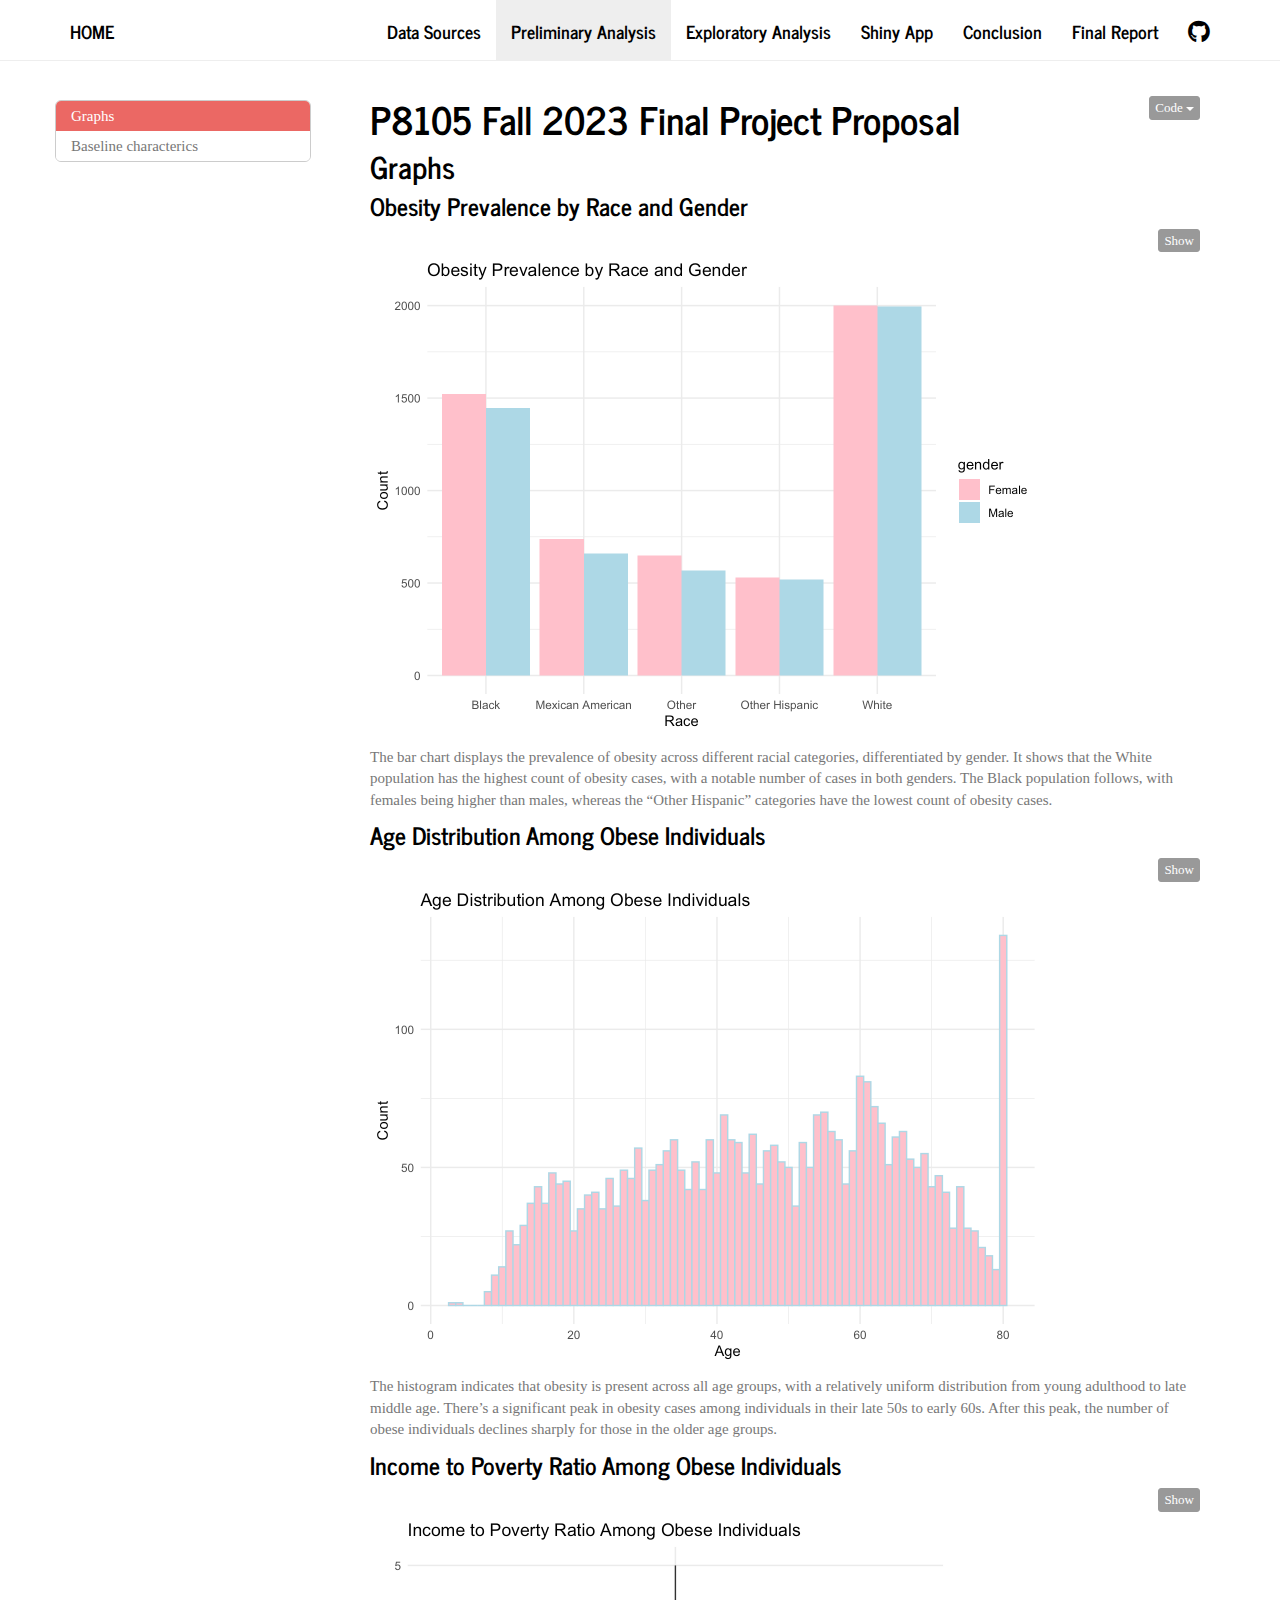
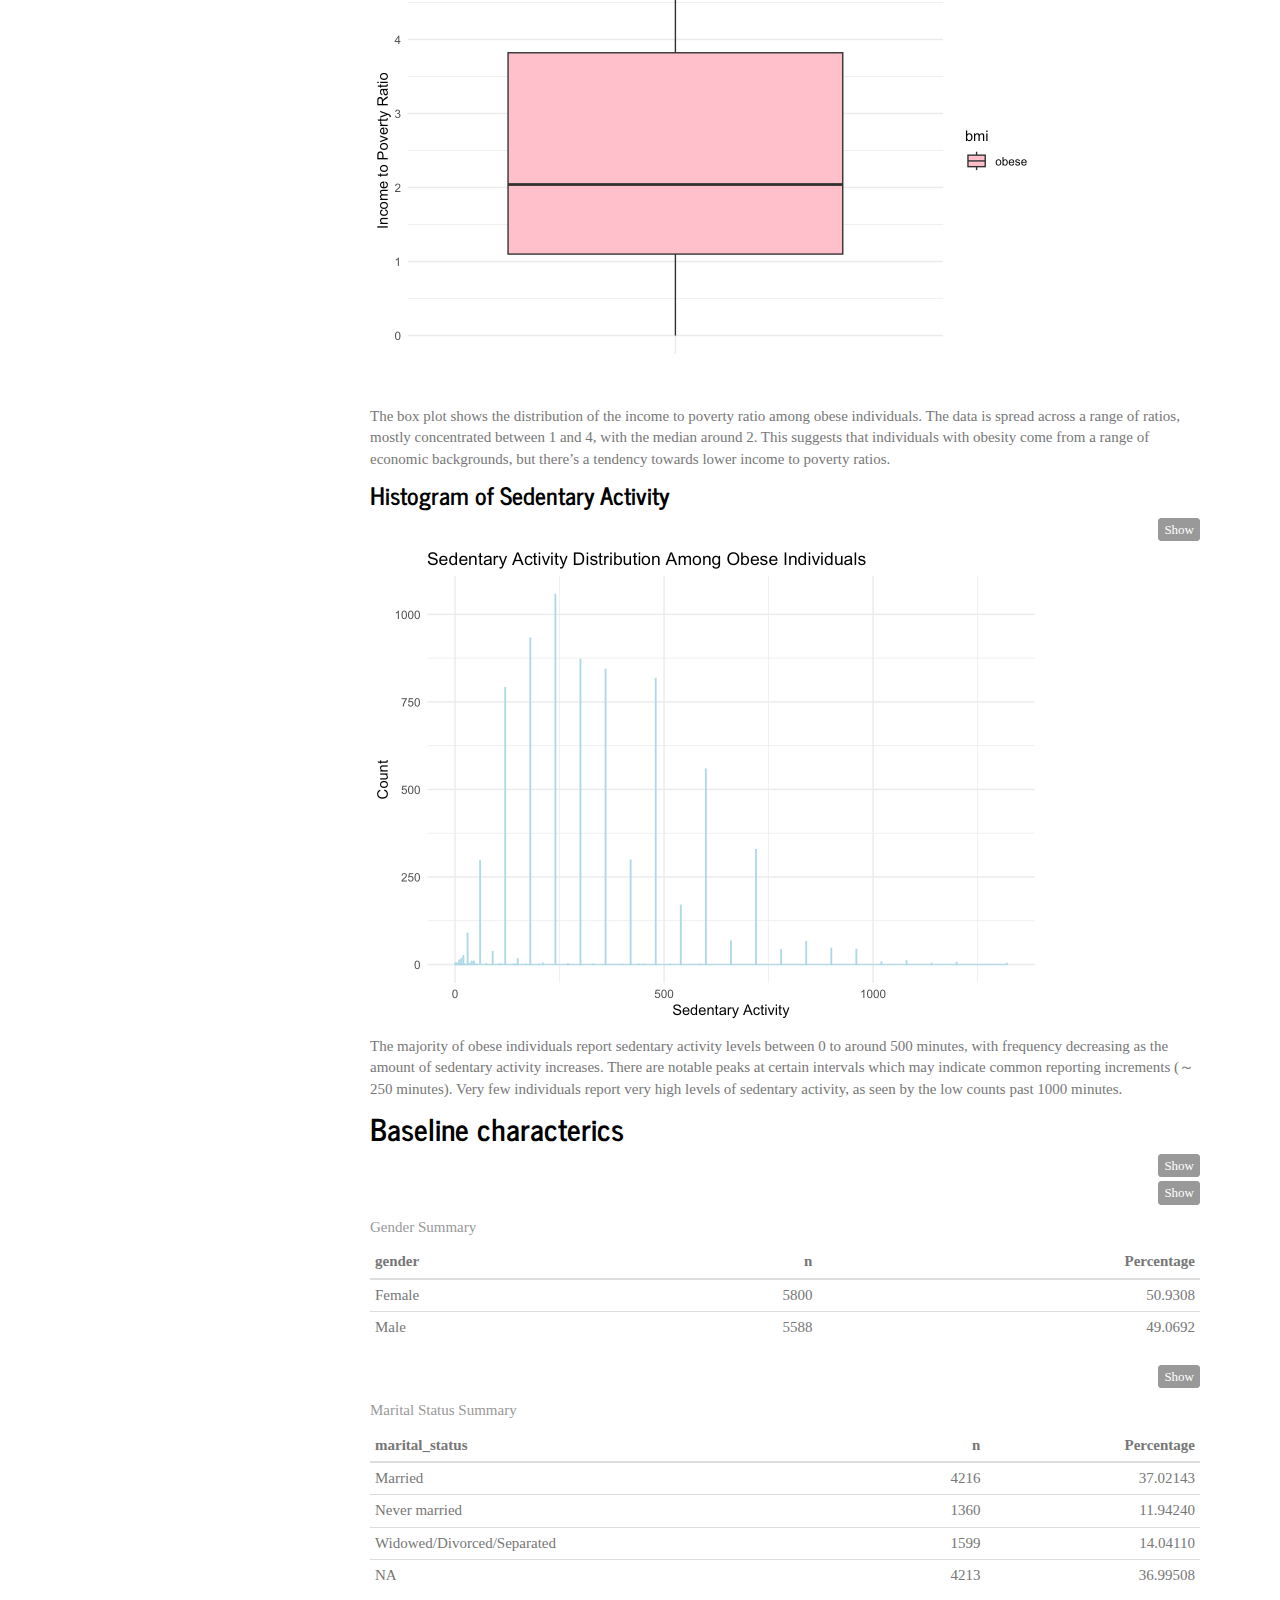
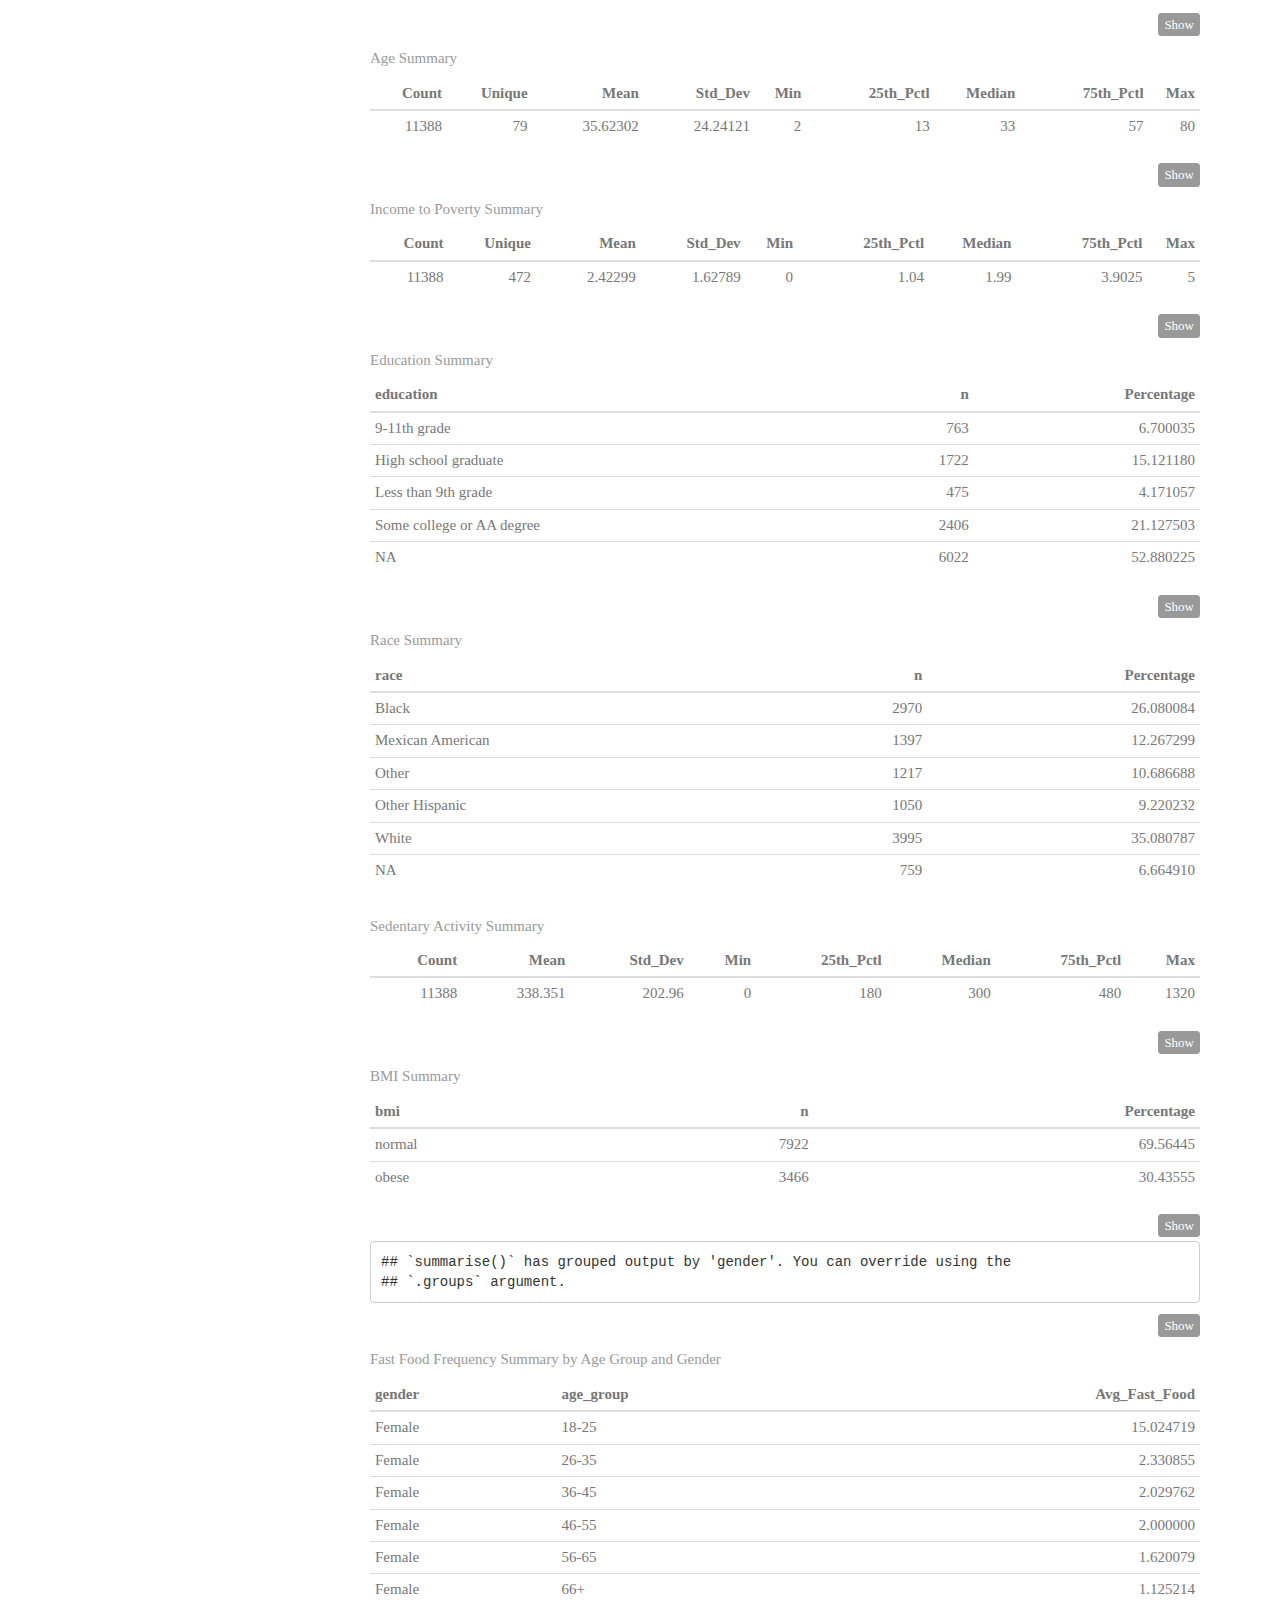
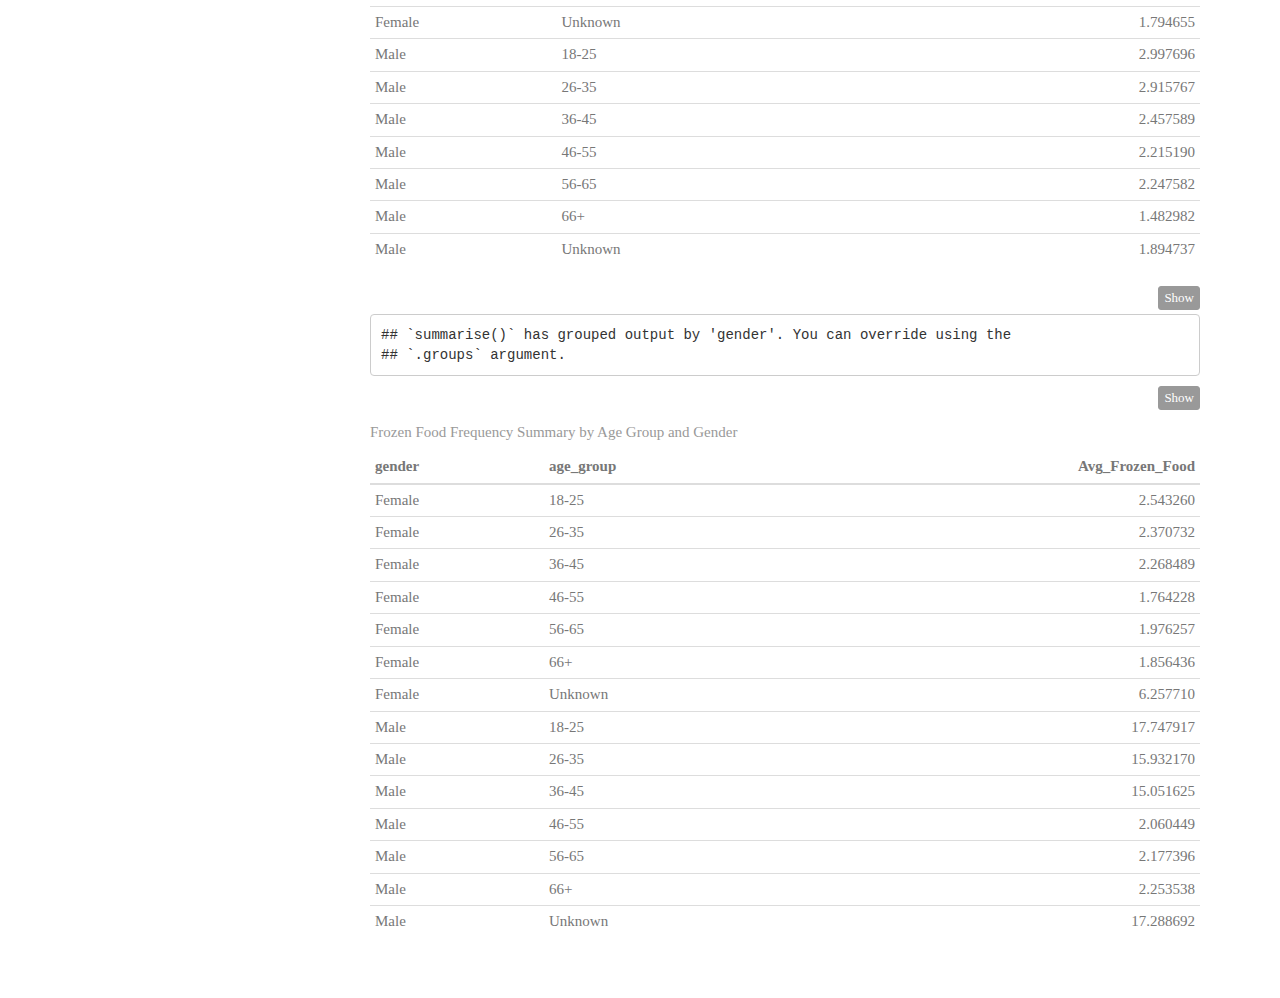
<file: Yi-data-clean.html>
<!DOCTYPE html>

<html>

<head>

<meta charset="utf-8" />
<meta name="generator" content="pandoc" />
<meta http-equiv="X-UA-Compatible" content="IE=EDGE" />




<title>P8105 Fall 2023 Final Project Proposal</title>

<script src="site_libs/header-attrs-2.24/header-attrs.js"></script>
<script src="site_libs/jquery-3.6.0/jquery-3.6.0.min.js"></script>
<meta name="viewport" content="width=device-width, initial-scale=1" />
<link href="site_libs/bootstrap-3.3.5/css/journal.min.css" rel="stylesheet" />
<script src="site_libs/bootstrap-3.3.5/js/bootstrap.min.js"></script>
<script src="site_libs/bootstrap-3.3.5/shim/html5shiv.min.js"></script>
<script src="site_libs/bootstrap-3.3.5/shim/respond.min.js"></script>
<style>h1 {font-size: 34px;}
       h1.title {font-size: 38px;}
       h2 {font-size: 30px;}
       h3 {font-size: 24px;}
       h4 {font-size: 18px;}
       h5 {font-size: 16px;}
       h6 {font-size: 12px;}
       code {color: inherit; background-color: rgba(0, 0, 0, 0.04);}
       pre:not([class]) { background-color: white }</style>
<script src="site_libs/jqueryui-1.13.2/jquery-ui.min.js"></script>
<link href="site_libs/tocify-1.9.1/jquery.tocify.css" rel="stylesheet" />
<script src="site_libs/tocify-1.9.1/jquery.tocify.js"></script>
<script src="site_libs/navigation-1.1/tabsets.js"></script>
<script src="site_libs/navigation-1.1/codefolding.js"></script>
<link href="site_libs/highlightjs-9.12.0/default.css" rel="stylesheet" />
<script src="site_libs/highlightjs-9.12.0/highlight.js"></script>
<link href="site_libs/font-awesome-6.4.2/css/all.min.css" rel="stylesheet" />
<link href="site_libs/font-awesome-6.4.2/css/v4-shims.min.css" rel="stylesheet" />

<style type="text/css">
  code{white-space: pre-wrap;}
  span.smallcaps{font-variant: small-caps;}
  span.underline{text-decoration: underline;}
  div.column{display: inline-block; vertical-align: top; width: 50%;}
  div.hanging-indent{margin-left: 1.5em; text-indent: -1.5em;}
  ul.task-list{list-style: none;}
    </style>

<style type="text/css">code{white-space: pre;}</style>
<script type="text/javascript">
if (window.hljs) {
  hljs.configure({languages: []});
  hljs.initHighlightingOnLoad();
  if (document.readyState && document.readyState === "complete") {
    window.setTimeout(function() { hljs.initHighlighting(); }, 0);
  }
}
</script>









<style type = "text/css">
.main-container {
  max-width: 940px;
  margin-left: auto;
  margin-right: auto;
}
img {
  max-width:100%;
}
.tabbed-pane {
  padding-top: 12px;
}
.html-widget {
  margin-bottom: 20px;
}
button.code-folding-btn:focus {
  outline: none;
}
summary {
  display: list-item;
}
details > summary > p:only-child {
  display: inline;
}
pre code {
  padding: 0;
}
</style>


<style type="text/css">
.dropdown-submenu {
  position: relative;
}
.dropdown-submenu>.dropdown-menu {
  top: 0;
  left: 100%;
  margin-top: -6px;
  margin-left: -1px;
  border-radius: 0 6px 6px 6px;
}
.dropdown-submenu:hover>.dropdown-menu {
  display: block;
}
.dropdown-submenu>a:after {
  display: block;
  content: " ";
  float: right;
  width: 0;
  height: 0;
  border-color: transparent;
  border-style: solid;
  border-width: 5px 0 5px 5px;
  border-left-color: #cccccc;
  margin-top: 5px;
  margin-right: -10px;
}
.dropdown-submenu:hover>a:after {
  border-left-color: #adb5bd;
}
.dropdown-submenu.pull-left {
  float: none;
}
.dropdown-submenu.pull-left>.dropdown-menu {
  left: -100%;
  margin-left: 10px;
  border-radius: 6px 0 6px 6px;
}
</style>

<script type="text/javascript">
// manage active state of menu based on current page
$(document).ready(function () {
  // active menu anchor
  href = window.location.pathname
  href = href.substr(href.lastIndexOf('/') + 1)
  if (href === "")
    href = "index.html";
  var menuAnchor = $('a[href="' + href + '"]');

  // mark the anchor link active (and if it's in a dropdown, also mark that active)
  var dropdown = menuAnchor.closest('li.dropdown');
  if (window.bootstrap) { // Bootstrap 4+
    menuAnchor.addClass('active');
    dropdown.find('> .dropdown-toggle').addClass('active');
  } else { // Bootstrap 3
    menuAnchor.parent().addClass('active');
    dropdown.addClass('active');
  }

  // Navbar adjustments
  var navHeight = $(".navbar").first().height() + 15;
  var style = document.createElement('style');
  var pt = "padding-top: " + navHeight + "px; ";
  var mt = "margin-top: -" + navHeight + "px; ";
  var css = "";
  // offset scroll position for anchor links (for fixed navbar)
  for (var i = 1; i <= 6; i++) {
    css += ".section h" + i + "{ " + pt + mt + "}\n";
  }
  style.innerHTML = "body {" + pt + "padding-bottom: 40px; }\n" + css;
  document.head.appendChild(style);
});
</script>

<!-- tabsets -->

<style type="text/css">
.tabset-dropdown > .nav-tabs {
  display: inline-table;
  max-height: 500px;
  min-height: 44px;
  overflow-y: auto;
  border: 1px solid #ddd;
  border-radius: 4px;
}

.tabset-dropdown > .nav-tabs > li.active:before, .tabset-dropdown > .nav-tabs.nav-tabs-open:before {
  content: "\e259";
  font-family: 'Glyphicons Halflings';
  display: inline-block;
  padding: 10px;
  border-right: 1px solid #ddd;
}

.tabset-dropdown > .nav-tabs.nav-tabs-open > li.active:before {
  content: "\e258";
  font-family: 'Glyphicons Halflings';
  border: none;
}

.tabset-dropdown > .nav-tabs > li.active {
  display: block;
}

.tabset-dropdown > .nav-tabs > li > a,
.tabset-dropdown > .nav-tabs > li > a:focus,
.tabset-dropdown > .nav-tabs > li > a:hover {
  border: none;
  display: inline-block;
  border-radius: 4px;
  background-color: transparent;
}

.tabset-dropdown > .nav-tabs.nav-tabs-open > li {
  display: block;
  float: none;
}

.tabset-dropdown > .nav-tabs > li {
  display: none;
}
</style>

<!-- code folding -->
<style type="text/css">
.code-folding-btn { margin-bottom: 4px; }
</style>



<style type="text/css">

#TOC {
  margin: 25px 0px 20px 0px;
}
@media (max-width: 768px) {
#TOC {
  position: relative;
  width: 100%;
}
}

@media print {
.toc-content {
  /* see https://github.com/w3c/csswg-drafts/issues/4434 */
  float: right;
}
}

.toc-content {
  padding-left: 30px;
  padding-right: 40px;
}

div.main-container {
  max-width: 1200px;
}

div.tocify {
  width: 20%;
  max-width: 260px;
  max-height: 85%;
}

@media (min-width: 768px) and (max-width: 991px) {
  div.tocify {
    width: 25%;
  }
}

@media (max-width: 767px) {
  div.tocify {
    width: 100%;
    max-width: none;
  }
}

.tocify ul, .tocify li {
  line-height: 20px;
}

.tocify-subheader .tocify-item {
  font-size: 0.90em;
}

.tocify .list-group-item {
  border-radius: 0px;
}


</style>



</head>

<body>


<div class="container-fluid main-container">


<!-- setup 3col/9col grid for toc_float and main content  -->
<div class="row">
<div class="col-xs-12 col-sm-4 col-md-3">
<div id="TOC" class="tocify">
</div>
</div>

<div class="toc-content col-xs-12 col-sm-8 col-md-9">




<div class="navbar navbar-default  navbar-fixed-top" role="navigation">
  <div class="container">
    <div class="navbar-header">
      <button type="button" class="navbar-toggle collapsed" data-toggle="collapse" data-bs-toggle="collapse" data-target="#navbar" data-bs-target="#navbar">
        <span class="icon-bar"></span>
        <span class="icon-bar"></span>
        <span class="icon-bar"></span>
      </button>
      <a class="navbar-brand" href="index.html">Home</a>
    </div>
    <div id="navbar" class="navbar-collapse collapse">
      <ul class="nav navbar-nav">
        
      </ul>
      <ul class="nav navbar-nav navbar-right">
        <li>
  <a href="Data-Sources.html">Data Sources</a>
</li>
<li>
  <a href="Yi-data-clean.html">Preliminary Analysis</a>
</li>
<li>
  <a href="p8105-Final-model-analysis.html">Exploratory Analysis</a>
</li>
<li>
  <a href="https://8105final.shinyapps.io/shiny/">Shiny App</a>
</li>
<li>
  <a href="Conclusion.html">Conclusion</a>
</li>
<li>
  <a href="Report.html">Final Report</a>
</li>
<li>
  <a href="https://github.com/Jodygao/p8105_Final-project_R.git">
    <span class="fa fa-github fa-lg"></span>
     
  </a>
</li>
      </ul>
    </div><!--/.nav-collapse -->
  </div><!--/.container -->
</div><!--/.navbar -->

<div id="header">

<div class="btn-group pull-right float-right">
<button type="button" class="btn btn-default btn-xs btn-secondary btn-sm dropdown-toggle" data-toggle="dropdown" data-bs-toggle="dropdown" aria-haspopup="true" aria-expanded="false"><span>Code</span> <span class="caret"></span></button>
<ul class="dropdown-menu dropdown-menu-right" style="min-width: 50px;">
<li><a id="rmd-show-all-code" href="#">Show All Code</a></li>
<li><a id="rmd-hide-all-code" href="#">Hide All Code</a></li>
</ul>
</div>



<h1 class="title toc-ignore">P8105 Fall 2023 Final Project Proposal</h1>

</div>


<div id="graphs" class="section level2">
<h2>Graphs</h2>
<div id="obesity-prevalence-by-race-and-gender" class="section level3">
<h3>Obesity Prevalence by Race and Gender</h3>
<pre class="r"><code>obesity_race_filtered = obesity |&gt;  
  filter(!is.na(race) &amp; race != &quot;NA&quot;)

ggplot(obesity_race_filtered, aes(x = race, fill = gender)) +
  geom_bar(position = &quot;dodge&quot;) +
  scale_fill_manual(values = c(&quot;pink&quot;, &quot;lightblue&quot;)) +
  labs(title = &quot;Obesity Prevalence by Race and Gender&quot;,
       x = &quot;Race&quot;,
       y = &quot;Count&quot;) +
  theme_minimal()</code></pre>
<p><img src="Yi-data-clean_files/figure-html/unnamed-chunk-2-1.png" width="672" /></p>
<p>The bar chart displays the prevalence of obesity across different
racial categories, differentiated by gender. It shows that the White
population has the highest count of obesity cases, with a notable number
of cases in both genders. The Black population follows, with females
being higher than males, whereas the “Other Hispanic” categories have
the lowest count of obesity cases.</p>
</div>
<div id="age-distribution-among-obese-individuals"
class="section level3">
<h3>Age Distribution Among Obese Individuals</h3>
<pre class="r"><code>ggplot(subset(obesity, bmi == &quot;obese&quot;), aes(x = age)) +
  geom_histogram(binwidth = 1, fill = &quot;pink&quot;, color = &quot;lightblue&quot;) +
  labs(title = &quot;Age Distribution Among Obese Individuals&quot;,
       x = &quot;Age&quot;,
       y = &quot;Count&quot;) +
  theme_minimal()</code></pre>
<p><img src="Yi-data-clean_files/figure-html/unnamed-chunk-3-1.png" width="672" /></p>
<p>The histogram indicates that obesity is present across all age
groups, with a relatively uniform distribution from young adulthood to
late middle age. There’s a significant peak in obesity cases among
individuals in their late 50s to early 60s. After this peak, the number
of obese individuals declines sharply for those in the older age
groups.</p>
</div>
<div id="income-to-poverty-ratio-among-obese-individuals"
class="section level3">
<h3>Income to Poverty Ratio Among Obese Individuals</h3>
<pre class="r"><code>ggplot(subset(obesity, bmi == &quot;obese&quot;), aes(y = income_to_poverty, x = &quot;&quot;, fill = bmi)) +
  geom_boxplot() +
  scale_fill_manual(values = c(&quot;pink&quot;)) +
  labs(title = &quot;Income to Poverty Ratio Among Obese Individuals&quot;,
       x = &quot;&quot;,
       y = &quot;Income to Poverty Ratio&quot;) +
  theme_minimal()</code></pre>
<p><img src="Yi-data-clean_files/figure-html/unnamed-chunk-4-1.png" width="672" /></p>
<p>The box plot shows the distribution of the income to poverty ratio
among obese individuals. The data is spread across a range of ratios,
mostly concentrated between 1 and 4, with the median around 2. This
suggests that individuals with obesity come from a range of economic
backgrounds, but there’s a tendency towards lower income to poverty
ratios.</p>
</div>
<div id="histogram-of-sedentary-activity" class="section level3">
<h3>Histogram of Sedentary Activity</h3>
<pre class="r"><code>obesity_sedentary_activity_filtered = obesity |&gt; 
  filter(!is.na(sedentary_activity))

ggplot(obesity_sedentary_activity_filtered, aes(x = sedentary_activity)) +
  geom_histogram(binwidth = 1, fill = &quot;pink&quot;, color = &quot;lightblue&quot;) +
  labs(title = &quot;Sedentary Activity Distribution Among Obese Individuals&quot;,
       x = &quot;Sedentary Activity&quot;,
       y = &quot;Count&quot;) +
  theme_minimal()</code></pre>
<p><img src="Yi-data-clean_files/figure-html/unnamed-chunk-5-1.png" width="672" /></p>
<p>The majority of obese individuals report sedentary activity levels
between 0 to around 500 minutes, with frequency decreasing as the amount
of sedentary activity increases. There are notable peaks at certain
intervals which may indicate common reporting increments (～250
minutes). Very few individuals report very high levels of sedentary
activity, as seen by the low counts past 1000 minutes.</p>
</div>
</div>
<div id="baseline-characterics" class="section level2">
<h2>Baseline characterics</h2>
<pre class="r"><code>library(dplyr)
library(readxl)</code></pre>
<pre class="r"><code>gender_summary &lt;- obesity %&gt;%
  count(gender) %&gt;%
  mutate(Percentage = n / sum(n) * 100)

kable(gender_summary, format = &quot;markdown&quot;, caption = &quot;Gender Summary&quot;)</code></pre>
<table>
<caption>Gender Summary</caption>
<thead>
<tr class="header">
<th align="left">gender</th>
<th align="right">n</th>
<th align="right">Percentage</th>
</tr>
</thead>
<tbody>
<tr class="odd">
<td align="left">Female</td>
<td align="right">5800</td>
<td align="right">50.9308</td>
</tr>
<tr class="even">
<td align="left">Male</td>
<td align="right">5588</td>
<td align="right">49.0692</td>
</tr>
</tbody>
</table>
<pre class="r"><code>marital_status_summary &lt;- obesity %&gt;%
  count(marital_status) %&gt;%
  mutate(Percentage = n / sum(n) * 100)

kable(marital_status_summary, format = &quot;markdown&quot;, caption = &quot;Marital Status Summary&quot;)</code></pre>
<table>
<caption>Marital Status Summary</caption>
<thead>
<tr class="header">
<th align="left">marital_status</th>
<th align="right">n</th>
<th align="right">Percentage</th>
</tr>
</thead>
<tbody>
<tr class="odd">
<td align="left">Married</td>
<td align="right">4216</td>
<td align="right">37.02143</td>
</tr>
<tr class="even">
<td align="left">Never married</td>
<td align="right">1360</td>
<td align="right">11.94240</td>
</tr>
<tr class="odd">
<td align="left">Widowed/Divorced/Separated</td>
<td align="right">1599</td>
<td align="right">14.04110</td>
</tr>
<tr class="even">
<td align="left">NA</td>
<td align="right">4213</td>
<td align="right">36.99508</td>
</tr>
</tbody>
</table>
<pre class="r"><code>age_summary &lt;- obesity %&gt;%
  summarise(
    Count = n(),
    Unique = n_distinct(age),
    Mean = mean(age, na.rm = TRUE),
    Std_Dev = sd(age, na.rm = TRUE),
    Min = min(age, na.rm = TRUE),
    `25th_Pctl` = quantile(age, 0.25, na.rm = TRUE),
    Median = median(age, na.rm = TRUE),
    `75th_Pctl` = quantile(age, 0.75, na.rm = TRUE),
    Max = max(age, na.rm = TRUE)
  )

kable(age_summary, format = &quot;markdown&quot;, caption = &quot;Age Summary&quot;)</code></pre>
<table>
<caption>Age Summary</caption>
<colgroup>
<col width="9%" />
<col width="10%" />
<col width="13%" />
<col width="13%" />
<col width="6%" />
<col width="15%" />
<col width="10%" />
<col width="15%" />
<col width="6%" />
</colgroup>
<thead>
<tr class="header">
<th align="right">Count</th>
<th align="right">Unique</th>
<th align="right">Mean</th>
<th align="right">Std_Dev</th>
<th align="right">Min</th>
<th align="right">25th_Pctl</th>
<th align="right">Median</th>
<th align="right">75th_Pctl</th>
<th align="right">Max</th>
</tr>
</thead>
<tbody>
<tr class="odd">
<td align="right">11388</td>
<td align="right">79</td>
<td align="right">35.62302</td>
<td align="right">24.24121</td>
<td align="right">2</td>
<td align="right">13</td>
<td align="right">33</td>
<td align="right">57</td>
<td align="right">80</td>
</tr>
</tbody>
</table>
<pre class="r"><code>income_to_poverty_summary &lt;- obesity %&gt;%
  summarise(
    Count = n(),
    Unique = n_distinct(income_to_poverty),
    Mean = mean(income_to_poverty, na.rm = TRUE),
    Std_Dev = sd(income_to_poverty, na.rm = TRUE),
    Min = min(income_to_poverty, na.rm = TRUE),
    `25th_Pctl` = quantile(income_to_poverty, 0.25, na.rm = TRUE),
    Median = median(income_to_poverty, na.rm = TRUE),
    `75th_Pctl` = quantile(income_to_poverty, 0.75, na.rm = TRUE),
    Max = max(income_to_poverty, na.rm = TRUE)
  )

kable(income_to_poverty_summary, format = &quot;markdown&quot;, caption = &quot;Income to Poverty Summary&quot;)</code></pre>
<table>
<caption>Income to Poverty Summary</caption>
<colgroup>
<col width="9%" />
<col width="10%" />
<col width="12%" />
<col width="12%" />
<col width="6%" />
<col width="15%" />
<col width="10%" />
<col width="15%" />
<col width="6%" />
</colgroup>
<thead>
<tr class="header">
<th align="right">Count</th>
<th align="right">Unique</th>
<th align="right">Mean</th>
<th align="right">Std_Dev</th>
<th align="right">Min</th>
<th align="right">25th_Pctl</th>
<th align="right">Median</th>
<th align="right">75th_Pctl</th>
<th align="right">Max</th>
</tr>
</thead>
<tbody>
<tr class="odd">
<td align="right">11388</td>
<td align="right">472</td>
<td align="right">2.42299</td>
<td align="right">1.62789</td>
<td align="right">0</td>
<td align="right">1.04</td>
<td align="right">1.99</td>
<td align="right">3.9025</td>
<td align="right">5</td>
</tr>
</tbody>
</table>
<pre class="r"><code>education_summary &lt;- obesity %&gt;%
  count(education) %&gt;%
  mutate(Percentage = n / sum(n) * 100)

kable(education_summary, format = &quot;markdown&quot;, caption = &quot;Education Summary&quot;)</code></pre>
<table>
<caption>Education Summary</caption>
<thead>
<tr class="header">
<th align="left">education</th>
<th align="right">n</th>
<th align="right">Percentage</th>
</tr>
</thead>
<tbody>
<tr class="odd">
<td align="left">9-11th grade</td>
<td align="right">763</td>
<td align="right">6.700035</td>
</tr>
<tr class="even">
<td align="left">High school graduate</td>
<td align="right">1722</td>
<td align="right">15.121180</td>
</tr>
<tr class="odd">
<td align="left">Less than 9th grade</td>
<td align="right">475</td>
<td align="right">4.171057</td>
</tr>
<tr class="even">
<td align="left">Some college or AA degree</td>
<td align="right">2406</td>
<td align="right">21.127503</td>
</tr>
<tr class="odd">
<td align="left">NA</td>
<td align="right">6022</td>
<td align="right">52.880225</td>
</tr>
</tbody>
</table>
<pre class="r"><code>race_summary &lt;- obesity %&gt;%
  count(race) %&gt;%
  mutate(Percentage = n / sum(n) * 100)

kable(race_summary, format = &quot;markdown&quot;, caption = &quot;Race Summary&quot;)</code></pre>
<table>
<caption>Race Summary</caption>
<thead>
<tr class="header">
<th align="left">race</th>
<th align="right">n</th>
<th align="right">Percentage</th>
</tr>
</thead>
<tbody>
<tr class="odd">
<td align="left">Black</td>
<td align="right">2970</td>
<td align="right">26.080084</td>
</tr>
<tr class="even">
<td align="left">Mexican American</td>
<td align="right">1397</td>
<td align="right">12.267299</td>
</tr>
<tr class="odd">
<td align="left">Other</td>
<td align="right">1217</td>
<td align="right">10.686688</td>
</tr>
<tr class="even">
<td align="left">Other Hispanic</td>
<td align="right">1050</td>
<td align="right">9.220232</td>
</tr>
<tr class="odd">
<td align="left">White</td>
<td align="right">3995</td>
<td align="right">35.080787</td>
</tr>
<tr class="even">
<td align="left">NA</td>
<td align="right">759</td>
<td align="right">6.664910</td>
</tr>
</tbody>
</table>
<table>
<caption>Sedentary Activity Summary</caption>
<thead>
<tr class="header">
<th align="right">Count</th>
<th align="right">Mean</th>
<th align="right">Std_Dev</th>
<th align="right">Min</th>
<th align="right">25th_Pctl</th>
<th align="right">Median</th>
<th align="right">75th_Pctl</th>
<th align="right">Max</th>
</tr>
</thead>
<tbody>
<tr class="odd">
<td align="right">11388</td>
<td align="right">338.351</td>
<td align="right">202.96</td>
<td align="right">0</td>
<td align="right">180</td>
<td align="right">300</td>
<td align="right">480</td>
<td align="right">1320</td>
</tr>
</tbody>
</table>
<pre class="r"><code>bmi_summary &lt;- obesity %&gt;%
  count(bmi) %&gt;%
  mutate(Percentage = n / sum(n) * 100) %&gt;%
  ungroup() 

kable(bmi_summary, format = &quot;markdown&quot;, caption = &quot;BMI Summary&quot;)</code></pre>
<table>
<caption>BMI Summary</caption>
<thead>
<tr class="header">
<th align="left">bmi</th>
<th align="right">n</th>
<th align="right">Percentage</th>
</tr>
</thead>
<tbody>
<tr class="odd">
<td align="left">normal</td>
<td align="right">7922</td>
<td align="right">69.56445</td>
</tr>
<tr class="even">
<td align="left">obese</td>
<td align="right">3466</td>
<td align="right">30.43555</td>
</tr>
</tbody>
</table>
<pre class="r"><code># Create age groups
obesity &lt;- obesity %&gt;%
  mutate(age_group = case_when(
    age &gt;= 18 &amp; age &lt;= 25 ~ &quot;18-25&quot;,
    age &gt; 25 &amp; age &lt;= 35 ~ &quot;26-35&quot;,
    age &gt; 35 &amp; age &lt;= 45 ~ &quot;36-45&quot;,
    age &gt; 45 &amp; age &lt;= 55 ~ &quot;46-55&quot;,
    age &gt; 55 &amp; age &lt;= 65 ~ &quot;56-65&quot;,
    age &gt; 65 ~ &quot;66+&quot;,
    TRUE ~ &quot;Unknown&quot;
  ))

fast_food_summary &lt;- obesity %&gt;%
  group_by(gender, age_group) %&gt;%
  summarise(Avg_Fast_Food = mean(freq_fast_food, na.rm = TRUE))</code></pre>
<pre><code>## `summarise()` has grouped output by &#39;gender&#39;. You can override using the
## `.groups` argument.</code></pre>
<pre class="r"><code>kable(fast_food_summary, format = &quot;markdown&quot;, caption = &quot;Fast Food Frequency Summary by Age Group and Gender&quot;)</code></pre>
<table>
<caption>Fast Food Frequency Summary by Age Group and Gender</caption>
<thead>
<tr class="header">
<th align="left">gender</th>
<th align="left">age_group</th>
<th align="right">Avg_Fast_Food</th>
</tr>
</thead>
<tbody>
<tr class="odd">
<td align="left">Female</td>
<td align="left">18-25</td>
<td align="right">15.024719</td>
</tr>
<tr class="even">
<td align="left">Female</td>
<td align="left">26-35</td>
<td align="right">2.330855</td>
</tr>
<tr class="odd">
<td align="left">Female</td>
<td align="left">36-45</td>
<td align="right">2.029762</td>
</tr>
<tr class="even">
<td align="left">Female</td>
<td align="left">46-55</td>
<td align="right">2.000000</td>
</tr>
<tr class="odd">
<td align="left">Female</td>
<td align="left">56-65</td>
<td align="right">1.620079</td>
</tr>
<tr class="even">
<td align="left">Female</td>
<td align="left">66+</td>
<td align="right">1.125214</td>
</tr>
<tr class="odd">
<td align="left">Female</td>
<td align="left">Unknown</td>
<td align="right">1.794655</td>
</tr>
<tr class="even">
<td align="left">Male</td>
<td align="left">18-25</td>
<td align="right">2.997696</td>
</tr>
<tr class="odd">
<td align="left">Male</td>
<td align="left">26-35</td>
<td align="right">2.915767</td>
</tr>
<tr class="even">
<td align="left">Male</td>
<td align="left">36-45</td>
<td align="right">2.457589</td>
</tr>
<tr class="odd">
<td align="left">Male</td>
<td align="left">46-55</td>
<td align="right">2.215190</td>
</tr>
<tr class="even">
<td align="left">Male</td>
<td align="left">56-65</td>
<td align="right">2.247582</td>
</tr>
<tr class="odd">
<td align="left">Male</td>
<td align="left">66+</td>
<td align="right">1.482982</td>
</tr>
<tr class="even">
<td align="left">Male</td>
<td align="left">Unknown</td>
<td align="right">1.894737</td>
</tr>
</tbody>
</table>
<pre class="r"><code># Summarize by gender and age group
frozen_food_summary &lt;- obesity %&gt;%
  group_by(gender, age_group) %&gt;%
  summarise(Avg_Frozen_Food = mean(freq_frozen, na.rm = TRUE)) </code></pre>
<pre><code>## `summarise()` has grouped output by &#39;gender&#39;. You can override using the
## `.groups` argument.</code></pre>
<pre class="r"><code>kable(frozen_food_summary, format = &quot;markdown&quot;, caption = &quot;Frozen Food Frequency Summary by Age Group and Gender&quot;)</code></pre>
<table>
<caption>Frozen Food Frequency Summary by Age Group and Gender</caption>
<thead>
<tr class="header">
<th align="left">gender</th>
<th align="left">age_group</th>
<th align="right">Avg_Frozen_Food</th>
</tr>
</thead>
<tbody>
<tr class="odd">
<td align="left">Female</td>
<td align="left">18-25</td>
<td align="right">2.543260</td>
</tr>
<tr class="even">
<td align="left">Female</td>
<td align="left">26-35</td>
<td align="right">2.370732</td>
</tr>
<tr class="odd">
<td align="left">Female</td>
<td align="left">36-45</td>
<td align="right">2.268489</td>
</tr>
<tr class="even">
<td align="left">Female</td>
<td align="left">46-55</td>
<td align="right">1.764228</td>
</tr>
<tr class="odd">
<td align="left">Female</td>
<td align="left">56-65</td>
<td align="right">1.976257</td>
</tr>
<tr class="even">
<td align="left">Female</td>
<td align="left">66+</td>
<td align="right">1.856436</td>
</tr>
<tr class="odd">
<td align="left">Female</td>
<td align="left">Unknown</td>
<td align="right">6.257710</td>
</tr>
<tr class="even">
<td align="left">Male</td>
<td align="left">18-25</td>
<td align="right">17.747917</td>
</tr>
<tr class="odd">
<td align="left">Male</td>
<td align="left">26-35</td>
<td align="right">15.932170</td>
</tr>
<tr class="even">
<td align="left">Male</td>
<td align="left">36-45</td>
<td align="right">15.051625</td>
</tr>
<tr class="odd">
<td align="left">Male</td>
<td align="left">46-55</td>
<td align="right">2.060449</td>
</tr>
<tr class="even">
<td align="left">Male</td>
<td align="left">56-65</td>
<td align="right">2.177396</td>
</tr>
<tr class="odd">
<td align="left">Male</td>
<td align="left">66+</td>
<td align="right">2.253538</td>
</tr>
<tr class="even">
<td align="left">Male</td>
<td align="left">Unknown</td>
<td align="right">17.288692</td>
</tr>
</tbody>
</table>
</div>



</div>
</div>

</div>

<script>

// add bootstrap table styles to pandoc tables
function bootstrapStylePandocTables() {
  $('tr.odd').parent('tbody').parent('table').addClass('table table-condensed');
}
$(document).ready(function () {
  bootstrapStylePandocTables();
});


</script>

<!-- tabsets -->

<script>
$(document).ready(function () {
  window.buildTabsets("TOC");
});

$(document).ready(function () {
  $('.tabset-dropdown > .nav-tabs > li').click(function () {
    $(this).parent().toggleClass('nav-tabs-open');
  });
});
</script>

<!-- code folding -->
<script>
$(document).ready(function () {
  window.initializeCodeFolding("hide" === "show");
});
</script>

<script>
$(document).ready(function ()  {

    // temporarily add toc-ignore selector to headers for the consistency with Pandoc
    $('.unlisted.unnumbered').addClass('toc-ignore')

    // move toc-ignore selectors from section div to header
    $('div.section.toc-ignore')
        .removeClass('toc-ignore')
        .children('h1,h2,h3,h4,h5').addClass('toc-ignore');

    // establish options
    var options = {
      selectors: "h1,h2,h3",
      theme: "bootstrap3",
      context: '.toc-content',
      hashGenerator: function (text) {
        return text.replace(/[.\\/?&!#<>]/g, '').replace(/\s/g, '_');
      },
      ignoreSelector: ".toc-ignore",
      scrollTo: 0
    };
    options.showAndHide = true;
    options.smoothScroll = true;

    // tocify
    var toc = $("#TOC").tocify(options).data("toc-tocify");
});
</script>

<!-- dynamically load mathjax for compatibility with self-contained -->
<script>
  (function () {
    var script = document.createElement("script");
    script.type = "text/javascript";
    script.src  = "https://mathjax.rstudio.com/latest/MathJax.js?config=TeX-AMS-MML_HTMLorMML";
    document.getElementsByTagName("head")[0].appendChild(script);
  })();
</script>

</body>
</html>
</file>
<file: site_libs/highlightjs-9.12.0/default.css>
.hljs-literal {
  color: #990073;
}

.hljs-number {
  color: #099;
}

.hljs-comment {
  color: #998;
  font-style: italic;
}

.hljs-keyword {
  color: #900;
  font-weight: bold;
}

.hljs-string {
  color: #d14;
}
</file>
<file: site_libs/bootstrap-3.3.5/css/journal.min.css>
@font-face {
  font-family: 'News Cycle';
  font-style: normal;
  font-weight: 400;
  src: url(fonts/NewsCycle.ttf) format('truetype');
}
@font-face {
  font-family: 'News Cycle';
  font-style: normal;
  font-weight: 700;
  src: url(fonts/NewsCycleBold.ttf) format('truetype');
}

/*!
 * bootswatch v3.3.6
 * Homepage: http://bootswatch.com
 * Copyright 2012-2015 Thomas Park
 * Licensed under MIT
 * Based on Bootstrap
*//*!
 * Bootstrap v3.3.6 (http://getbootstrap.com)
 * Copyright 2011-2015 Twitter, Inc.
 * Licensed under MIT (https://github.com/twbs/bootstrap/blob/master/LICENSE)
 *//*! normalize.css v3.0.3 | MIT License | github.com/necolas/normalize.css */html{font-family:sans-serif;-ms-text-size-adjust:100%;-webkit-text-size-adjust:100%}body{margin:0}article,aside,details,figcaption,figure,footer,header,hgroup,main,menu,nav,section,summary{display:block}audio,canvas,progress,video{display:inline-block;vertical-align:baseline}audio:not([controls]){display:none;height:0}[hidden],template{display:none}a{background-color:transparent}a:active,a:hover{outline:0}abbr[title]{border-bottom:1px dotted}b,strong{font-weight:bold}dfn{font-style:italic}h1{font-size:2em;margin:0.67em 0}mark{background:#ff0;color:#000}small{font-size:80%}sub,sup{font-size:75%;line-height:0;position:relative;vertical-align:baseline}sup{top:-0.5em}sub{bottom:-0.25em}img{border:0}svg:not(:root){overflow:hidden}figure{margin:1em 40px}hr{-webkit-box-sizing:content-box;-moz-box-sizing:content-box;box-sizing:content-box;height:0}pre{overflow:auto}code,kbd,pre,samp{font-family:monospace, monospace;font-size:1em}button,input,optgroup,select,textarea{color:inherit;font:inherit;margin:0}button{overflow:visible}button,select{text-transform:none}button,html input[type="button"],input[type="reset"],input[type="submit"]{-webkit-appearance:button;cursor:pointer}button[disabled],html input[disabled]{cursor:default}button::-moz-focus-inner,input::-moz-focus-inner{border:0;padding:0}input{line-height:normal}input[type="checkbox"],input[type="radio"]{-webkit-box-sizing:border-box;-moz-box-sizing:border-box;box-sizing:border-box;padding:0}input[type="number"]::-webkit-inner-spin-button,input[type="number"]::-webkit-outer-spin-button{height:auto}input[type="search"]{-webkit-appearance:textfield;-webkit-box-sizing:content-box;-moz-box-sizing:content-box;box-sizing:content-box}input[type="search"]::-webkit-search-cancel-button,input[type="search"]::-webkit-search-decoration{-webkit-appearance:none}fieldset{border:1px solid #c0c0c0;margin:0 2px;padding:0.35em 0.625em 0.75em}legend{border:0;padding:0}textarea{overflow:auto}optgroup{font-weight:bold}table{border-collapse:collapse;border-spacing:0}td,th{padding:0}/*! Source: https://github.com/h5bp/html5-boilerplate/blob/master/src/css/main.css */@media print{*,*:before,*:after{background:transparent !important;color:#000 !important;-webkit-box-shadow:none !important;box-shadow:none !important;text-shadow:none !important}a,a:visited{text-decoration:underline}a[href]:after{content:" (" attr(href) ")"}abbr[title]:after{content:" (" attr(title) ")"}a[href^="#"]:after,a[href^="javascript:"]:after{content:""}pre,blockquote{border:1px solid #999;page-break-inside:avoid}thead{display:table-header-group}tr,img{page-break-inside:avoid}img{max-width:100% !important}p,h2,h3{orphans:3;widows:3}h2,h3{page-break-after:avoid}.navbar{display:none}.btn>.caret,.dropup>.btn>.caret{border-top-color:#000 !important}.label{border:1px solid #000}.table{border-collapse:collapse !important}.table td,.table th{background-color:#fff !important}.table-bordered th,.table-bordered td{border:1px solid #ddd !important}}@font-face{font-family:'Glyphicons Halflings';src:url('../fonts/glyphicons-halflings-regular.eot');src:url('../fonts/glyphicons-halflings-regular.eot?#iefix') format('embedded-opentype'),url('../fonts/glyphicons-halflings-regular.woff') format('woff'),url('../fonts/glyphicons-halflings-regular.ttf') format('truetype'),url('../fonts/glyphicons-halflings-regular.svg#glyphicons_halflingsregular') format('svg')}.glyphicon{position:relative;top:1px;display:inline-block;font-family:'Glyphicons Halflings';font-style:normal;font-weight:normal;line-height:1;-webkit-font-smoothing:antialiased;-moz-osx-font-smoothing:grayscale}.glyphicon-asterisk:before{content:"\002a"}.glyphicon-plus:before{content:"\002b"}.glyphicon-euro:before,.glyphicon-eur:before{content:"\20ac"}.glyphicon-minus:before{content:"\2212"}.glyphicon-cloud:before{content:"\2601"}.glyphicon-envelope:before{content:"\2709"}.glyphicon-pencil:before{content:"\270f"}.glyphicon-glass:before{content:"\e001"}.glyphicon-music:before{content:"\e002"}.glyphicon-search:before{content:"\e003"}.glyphicon-heart:before{content:"\e005"}.glyphicon-star:before{content:"\e006"}.glyphicon-star-empty:before{content:"\e007"}.glyphicon-user:before{content:"\e008"}.glyphicon-film:before{content:"\e009"}.glyphicon-th-large:before{content:"\e010"}.glyphicon-th:before{content:"\e011"}.glyphicon-th-list:before{content:"\e012"}.glyphicon-ok:before{content:"\e013"}.glyphicon-remove:before{content:"\e014"}.glyphicon-zoom-in:before{content:"\e015"}.glyphicon-zoom-out:before{content:"\e016"}.glyphicon-off:before{content:"\e017"}.glyphicon-signal:before{content:"\e018"}.glyphicon-cog:before{content:"\e019"}.glyphicon-trash:before{content:"\e020"}.glyphicon-home:before{content:"\e021"}.glyphicon-file:before{content:"\e022"}.glyphicon-time:before{content:"\e023"}.glyphicon-road:before{content:"\e024"}.glyphicon-download-alt:before{content:"\e025"}.glyphicon-download:before{content:"\e026"}.glyphicon-upload:before{content:"\e027"}.glyphicon-inbox:before{content:"\e028"}.glyphicon-play-circle:before{content:"\e029"}.glyphicon-repeat:before{content:"\e030"}.glyphicon-refresh:before{content:"\e031"}.glyphicon-list-alt:before{content:"\e032"}.glyphicon-lock:before{content:"\e033"}.glyphicon-flag:before{content:"\e034"}.glyphicon-headphones:before{content:"\e035"}.glyphicon-volume-off:before{content:"\e036"}.glyphicon-volume-down:before{content:"\e037"}.glyphicon-volume-up:before{content:"\e038"}.glyphicon-qrcode:before{content:"\e039"}.glyphicon-barcode:before{content:"\e040"}.glyphicon-tag:before{content:"\e041"}.glyphicon-tags:before{content:"\e042"}.glyphicon-book:before{content:"\e043"}.glyphicon-bookmark:before{content:"\e044"}.glyphicon-print:before{content:"\e045"}.glyphicon-camera:before{content:"\e046"}.glyphicon-font:before{content:"\e047"}.glyphicon-bold:before{content:"\e048"}.glyphicon-italic:before{content:"\e049"}.glyphicon-text-height:before{content:"\e050"}.glyphicon-text-width:before{content:"\e051"}.glyphicon-align-left:before{content:"\e052"}.glyphicon-align-center:before{content:"\e053"}.glyphicon-align-right:before{content:"\e054"}.glyphicon-align-justify:before{content:"\e055"}.glyphicon-list:before{content:"\e056"}.glyphicon-indent-left:before{content:"\e057"}.glyphicon-indent-right:before{content:"\e058"}.glyphicon-facetime-video:before{content:"\e059"}.glyphicon-picture:before{content:"\e060"}.glyphicon-map-marker:before{content:"\e062"}.glyphicon-adjust:before{content:"\e063"}.glyphicon-tint:before{content:"\e064"}.glyphicon-edit:before{content:"\e065"}.glyphicon-share:before{content:"\e066"}.glyphicon-check:before{content:"\e067"}.glyphicon-move:before{content:"\e068"}.glyphicon-step-backward:before{content:"\e069"}.glyphicon-fast-backward:before{content:"\e070"}.glyphicon-backward:before{content:"\e071"}.glyphicon-play:before{content:"\e072"}.glyphicon-pause:before{content:"\e073"}.glyphicon-stop:before{content:"\e074"}.glyphicon-forward:before{content:"\e075"}.glyphicon-fast-forward:before{content:"\e076"}.glyphicon-step-forward:before{content:"\e077"}.glyphicon-eject:before{content:"\e078"}.glyphicon-chevron-left:before{content:"\e079"}.glyphicon-chevron-right:before{content:"\e080"}.glyphicon-plus-sign:before{content:"\e081"}.glyphicon-minus-sign:before{content:"\e082"}.glyphicon-remove-sign:before{content:"\e083"}.glyphicon-ok-sign:before{content:"\e084"}.glyphicon-question-sign:before{content:"\e085"}.glyphicon-info-sign:before{content:"\e086"}.glyphicon-screenshot:before{content:"\e087"}.glyphicon-remove-circle:before{content:"\e088"}.glyphicon-ok-circle:before{content:"\e089"}.glyphicon-ban-circle:before{content:"\e090"}.glyphicon-arrow-left:before{content:"\e091"}.glyphicon-arrow-right:before{content:"\e092"}.glyphicon-arrow-up:before{content:"\e093"}.glyphicon-arrow-down:before{content:"\e094"}.glyphicon-share-alt:before{content:"\e095"}.glyphicon-resize-full:before{content:"\e096"}.glyphicon-resize-small:before{content:"\e097"}.glyphicon-exclamation-sign:before{content:"\e101"}.glyphicon-gift:before{content:"\e102"}.glyphicon-leaf:before{content:"\e103"}.glyphicon-fire:before{content:"\e104"}.glyphicon-eye-open:before{content:"\e105"}.glyphicon-eye-close:before{content:"\e106"}.glyphicon-warning-sign:before{content:"\e107"}.glyphicon-plane:before{content:"\e108"}.glyphicon-calendar:before{content:"\e109"}.glyphicon-random:before{content:"\e110"}.glyphicon-comment:before{content:"\e111"}.glyphicon-magnet:before{content:"\e112"}.glyphicon-chevron-up:before{content:"\e113"}.glyphicon-chevron-down:before{content:"\e114"}.glyphicon-retweet:before{content:"\e115"}.glyphicon-shopping-cart:before{content:"\e116"}.glyphicon-folder-close:before{content:"\e117"}.glyphicon-folder-open:before{content:"\e118"}.glyphicon-resize-vertical:before{content:"\e119"}.glyphicon-resize-horizontal:before{content:"\e120"}.glyphicon-hdd:before{content:"\e121"}.glyphicon-bullhorn:before{content:"\e122"}.glyphicon-bell:before{content:"\e123"}.glyphicon-certificate:before{content:"\e124"}.glyphicon-thumbs-up:before{content:"\e125"}.glyphicon-thumbs-down:before{content:"\e126"}.glyphicon-hand-right:before{content:"\e127"}.glyphicon-hand-left:before{content:"\e128"}.glyphicon-hand-up:before{content:"\e129"}.glyphicon-hand-down:before{content:"\e130"}.glyphicon-circle-arrow-right:before{content:"\e131"}.glyphicon-circle-arrow-left:before{content:"\e132"}.glyphicon-circle-arrow-up:before{content:"\e133"}.glyphicon-circle-arrow-down:before{content:"\e134"}.glyphicon-globe:before{content:"\e135"}.glyphicon-wrench:before{content:"\e136"}.glyphicon-tasks:before{content:"\e137"}.glyphicon-filter:before{content:"\e138"}.glyphicon-briefcase:before{content:"\e139"}.glyphicon-fullscreen:before{content:"\e140"}.glyphicon-dashboard:before{content:"\e141"}.glyphicon-paperclip:before{content:"\e142"}.glyphicon-heart-empty:before{content:"\e143"}.glyphicon-link:before{content:"\e144"}.glyphicon-phone:before{content:"\e145"}.glyphicon-pushpin:before{content:"\e146"}.glyphicon-usd:before{content:"\e148"}.glyphicon-gbp:before{content:"\e149"}.glyphicon-sort:before{content:"\e150"}.glyphicon-sort-by-alphabet:before{content:"\e151"}.glyphicon-sort-by-alphabet-alt:before{content:"\e152"}.glyphicon-sort-by-order:before{content:"\e153"}.glyphicon-sort-by-order-alt:before{content:"\e154"}.glyphicon-sort-by-attributes:before{content:"\e155"}.glyphicon-sort-by-attributes-alt:before{content:"\e156"}.glyphicon-unchecked:before{content:"\e157"}.glyphicon-expand:before{content:"\e158"}.glyphicon-collapse-down:before{content:"\e159"}.glyphicon-collapse-up:before{content:"\e160"}.glyphicon-log-in:before{content:"\e161"}.glyphicon-flash:before{content:"\e162"}.glyphicon-log-out:before{content:"\e163"}.glyphicon-new-window:before{content:"\e164"}.glyphicon-record:before{content:"\e165"}.glyphicon-save:before{content:"\e166"}.glyphicon-open:before{content:"\e167"}.glyphicon-saved:before{content:"\e168"}.glyphicon-import:before{content:"\e169"}.glyphicon-export:before{content:"\e170"}.glyphicon-send:before{content:"\e171"}.glyphicon-floppy-disk:before{content:"\e172"}.glyphicon-floppy-saved:before{content:"\e173"}.glyphicon-floppy-remove:before{content:"\e174"}.glyphicon-floppy-save:before{content:"\e175"}.glyphicon-floppy-open:before{content:"\e176"}.glyphicon-credit-card:before{content:"\e177"}.glyphicon-transfer:before{content:"\e178"}.glyphicon-cutlery:before{content:"\e179"}.glyphicon-header:before{content:"\e180"}.glyphicon-compressed:before{content:"\e181"}.glyphicon-earphone:before{content:"\e182"}.glyphicon-phone-alt:before{content:"\e183"}.glyphicon-tower:before{content:"\e184"}.glyphicon-stats:before{content:"\e185"}.glyphicon-sd-video:before{content:"\e186"}.glyphicon-hd-video:before{content:"\e187"}.glyphicon-subtitles:before{content:"\e188"}.glyphicon-sound-stereo:before{content:"\e189"}.glyphicon-sound-dolby:before{content:"\e190"}.glyphicon-sound-5-1:before{content:"\e191"}.glyphicon-sound-6-1:before{content:"\e192"}.glyphicon-sound-7-1:before{content:"\e193"}.glyphicon-copyright-mark:before{content:"\e194"}.glyphicon-registration-mark:before{content:"\e195"}.glyphicon-cloud-download:before{content:"\e197"}.glyphicon-cloud-upload:before{content:"\e198"}.glyphicon-tree-conifer:before{content:"\e199"}.glyphicon-tree-deciduous:before{content:"\e200"}.glyphicon-cd:before{content:"\e201"}.glyphicon-save-file:before{content:"\e202"}.glyphicon-open-file:before{content:"\e203"}.glyphicon-level-up:before{content:"\e204"}.glyphicon-copy:before{content:"\e205"}.glyphicon-paste:before{content:"\e206"}.glyphicon-alert:before{content:"\e209"}.glyphicon-equalizer:before{content:"\e210"}.glyphicon-king:before{content:"\e211"}.glyphicon-queen:before{content:"\e212"}.glyphicon-pawn:before{content:"\e213"}.glyphicon-bishop:before{content:"\e214"}.glyphicon-knight:before{content:"\e215"}.glyphicon-baby-formula:before{content:"\e216"}.glyphicon-tent:before{content:"\26fa"}.glyphicon-blackboard:before{content:"\e218"}.glyphicon-bed:before{content:"\e219"}.glyphicon-apple:before{content:"\f8ff"}.glyphicon-erase:before{content:"\e221"}.glyphicon-hourglass:before{content:"\231b"}.glyphicon-lamp:before{content:"\e223"}.glyphicon-duplicate:before{content:"\e224"}.glyphicon-piggy-bank:before{content:"\e225"}.glyphicon-scissors:before{content:"\e226"}.glyphicon-bitcoin:before{content:"\e227"}.glyphicon-btc:before{content:"\e227"}.glyphicon-xbt:before{content:"\e227"}.glyphicon-yen:before{content:"\00a5"}.glyphicon-jpy:before{content:"\00a5"}.glyphicon-ruble:before{content:"\20bd"}.glyphicon-rub:before{content:"\20bd"}.glyphicon-scale:before{content:"\e230"}.glyphicon-ice-lolly:before{content:"\e231"}.glyphicon-ice-lolly-tasted:before{content:"\e232"}.glyphicon-education:before{content:"\e233"}.glyphicon-option-horizontal:before{content:"\e234"}.glyphicon-option-vertical:before{content:"\e235"}.glyphicon-menu-hamburger:before{content:"\e236"}.glyphicon-modal-window:before{content:"\e237"}.glyphicon-oil:before{content:"\e238"}.glyphicon-grain:before{content:"\e239"}.glyphicon-sunglasses:before{content:"\e240"}.glyphicon-text-size:before{content:"\e241"}.glyphicon-text-color:before{content:"\e242"}.glyphicon-text-background:before{content:"\e243"}.glyphicon-object-align-top:before{content:"\e244"}.glyphicon-object-align-bottom:before{content:"\e245"}.glyphicon-object-align-horizontal:before{content:"\e246"}.glyphicon-object-align-left:before{content:"\e247"}.glyphicon-object-align-vertical:before{content:"\e248"}.glyphicon-object-align-right:before{content:"\e249"}.glyphicon-triangle-right:before{content:"\e250"}.glyphicon-triangle-left:before{content:"\e251"}.glyphicon-triangle-bottom:before{content:"\e252"}.glyphicon-triangle-top:before{content:"\e253"}.glyphicon-console:before{content:"\e254"}.glyphicon-superscript:before{content:"\e255"}.glyphicon-subscript:before{content:"\e256"}.glyphicon-menu-left:before{content:"\e257"}.glyphicon-menu-right:before{content:"\e258"}.glyphicon-menu-down:before{content:"\e259"}.glyphicon-menu-up:before{content:"\e260"}*{-webkit-box-sizing:border-box;-moz-box-sizing:border-box;box-sizing:border-box}*:before,*:after{-webkit-box-sizing:border-box;-moz-box-sizing:border-box;box-sizing:border-box}html{font-size:10px;-webkit-tap-highlight-color:rgba(0,0,0,0)}body{font-family:Georgia,"Times New Roman",Times,serif;font-size:15px;line-height:1.42857143;color:#777777;background-color:#ffffff}input,button,select,textarea{font-family:inherit;font-size:inherit;line-height:inherit}a{color:#eb6864;text-decoration:none}a:hover,a:focus{color:#e22620;text-decoration:underline}a:focus{outline:thin dotted;outline:5px auto -webkit-focus-ring-color;outline-offset:-2px}figure{margin:0}img{vertical-align:middle}.img-responsive,.thumbnail>img,.thumbnail a>img,.carousel-inner>.item>img,.carousel-inner>.item>a>img{display:block;max-width:100%;height:auto}.img-rounded{border-radius:6px}.img-thumbnail{padding:4px;line-height:1.42857143;background-color:#ffffff;border:1px solid #dddddd;border-radius:4px;-webkit-transition:all .2s ease-in-out;-o-transition:all .2s ease-in-out;transition:all .2s ease-in-out;display:inline-block;max-width:100%;height:auto}.img-circle{border-radius:50%}hr{margin-top:21px;margin-bottom:21px;border:0;border-top:1px solid #eeeeee}.sr-only{position:absolute;width:1px;height:1px;margin:-1px;padding:0;overflow:hidden;clip:rect(0, 0, 0, 0);border:0}.sr-only-focusable:active,.sr-only-focusable:focus{position:static;width:auto;height:auto;margin:0;overflow:visible;clip:auto}[role="button"]{cursor:pointer}h1,h2,h3,h4,h5,h6,.h1,.h2,.h3,.h4,.h5,.h6{font-family:"News Cycle","Arial Narrow Bold",sans-serif;font-weight:700;line-height:1.1;color:#000000}h1 small,h2 small,h3 small,h4 small,h5 small,h6 small,.h1 small,.h2 small,.h3 small,.h4 small,.h5 small,.h6 small,h1 .small,h2 .small,h3 .small,h4 .small,h5 .small,h6 .small,.h1 .small,.h2 .small,.h3 .small,.h4 .small,.h5 .small,.h6 .small{font-weight:normal;line-height:1;color:#999999}h1,.h1,h2,.h2,h3,.h3{margin-top:21px;margin-bottom:10.5px}h1 small,.h1 small,h2 small,.h2 small,h3 small,.h3 small,h1 .small,.h1 .small,h2 .small,.h2 .small,h3 .small,.h3 .small{font-size:65%}h4,.h4,h5,.h5,h6,.h6{margin-top:10.5px;margin-bottom:10.5px}h4 small,.h4 small,h5 small,.h5 small,h6 small,.h6 small,h4 .small,.h4 .small,h5 .small,.h5 .small,h6 .small,.h6 .small{font-size:75%}h1,.h1{font-size:39px}h2,.h2{font-size:32px}h3,.h3{font-size:26px}h4,.h4{font-size:19px}h5,.h5{font-size:15px}h6,.h6{font-size:13px}p{margin:0 0 10.5px}.lead{margin-bottom:21px;font-size:17px;font-weight:300;line-height:1.4}@media (min-width:768px){.lead{font-size:22.5px}}small,.small{font-size:86%}mark,.mark{background-color:#fcf8e3;padding:.2em}.text-left{text-align:left}.text-right{text-align:right}.text-center{text-align:center}.text-justify{text-align:justify}.text-nowrap{white-space:nowrap}.text-lowercase{text-transform:lowercase}.text-uppercase{text-transform:uppercase}.text-capitalize{text-transform:capitalize}.text-muted{color:#999999}.text-primary{color:#eb6864}a.text-primary:hover,a.text-primary:focus{color:#e53c37}.text-success{color:#468847}a.text-success:hover,a.text-success:focus{color:#356635}.text-info{color:#3a87ad}a.text-info:hover,a.text-info:focus{color:#2d6987}.text-warning{color:#c09853}a.text-warning:hover,a.text-warning:focus{color:#a47e3c}.text-danger{color:#b94a48}a.text-danger:hover,a.text-danger:focus{color:#953b39}.bg-primary{color:#fff;background-color:#eb6864}a.bg-primary:hover,a.bg-primary:focus{background-color:#e53c37}.bg-success{background-color:#dff0d8}a.bg-success:hover,a.bg-success:focus{background-color:#c1e2b3}.bg-info{background-color:#d9edf7}a.bg-info:hover,a.bg-info:focus{background-color:#afd9ee}.bg-warning{background-color:#fcf8e3}a.bg-warning:hover,a.bg-warning:focus{background-color:#f7ecb5}.bg-danger{background-color:#f2dede}a.bg-danger:hover,a.bg-danger:focus{background-color:#e4b9b9}.page-header{padding-bottom:9.5px;margin:42px 0 21px;border-bottom:1px solid #eeeeee}ul,ol{margin-top:0;margin-bottom:10.5px}ul ul,ol ul,ul ol,ol ol{margin-bottom:0}.list-unstyled{padding-left:0;list-style:none}.list-inline{padding-left:0;list-style:none;margin-left:-5px}.list-inline>li{display:inline-block;padding-left:5px;padding-right:5px}dl{margin-top:0;margin-bottom:21px}dt,dd{line-height:1.42857143}dt{font-weight:bold}dd{margin-left:0}@media (min-width:768px){.dl-horizontal dt{float:left;width:160px;clear:left;text-align:right;overflow:hidden;text-overflow:ellipsis;white-space:nowrap}.dl-horizontal dd{margin-left:180px}}abbr[title],abbr[data-original-title]{cursor:help;border-bottom:1px dotted #999999}.initialism{font-size:90%;text-transform:uppercase}blockquote{padding:10.5px 21px;margin:0 0 21px;font-size:18.75px;border-left:5px solid #eeeeee}blockquote p:last-child,blockquote ul:last-child,blockquote ol:last-child{margin-bottom:0}blockquote footer,blockquote small,blockquote .small{display:block;font-size:80%;line-height:1.42857143;color:#999999}blockquote footer:before,blockquote small:before,blockquote .small:before{content:'\2014 \00A0'}.blockquote-reverse,blockquote.pull-right{padding-right:15px;padding-left:0;border-right:5px solid #eeeeee;border-left:0;text-align:right}.blockquote-reverse footer:before,blockquote.pull-right footer:before,.blockquote-reverse small:before,blockquote.pull-right small:before,.blockquote-reverse .small:before,blockquote.pull-right .small:before{content:''}.blockquote-reverse footer:after,blockquote.pull-right footer:after,.blockquote-reverse small:after,blockquote.pull-right small:after,.blockquote-reverse .small:after,blockquote.pull-right .small:after{content:'\00A0 \2014'}address{margin-bottom:21px;font-style:normal;line-height:1.42857143}code,kbd,pre,samp{font-family:monospace}code{padding:2px 4px;font-size:90%;color:#c7254e;background-color:#f9f2f4;border-radius:4px}kbd{padding:2px 4px;font-size:90%;color:#ffffff;background-color:#333333;border-radius:3px;-webkit-box-shadow:inset 0 -1px 0 rgba(0,0,0,0.25);box-shadow:inset 0 -1px 0 rgba(0,0,0,0.25)}kbd kbd{padding:0;font-size:100%;font-weight:bold;-webkit-box-shadow:none;box-shadow:none}pre{display:block;padding:10px;margin:0 0 10.5px;font-size:14px;line-height:1.42857143;word-break:break-all;word-wrap:break-word;color:#333333;background-color:#f5f5f5;border:1px solid #cccccc;border-radius:4px}pre code{padding:0;font-size:inherit;color:inherit;white-space:pre-wrap;background-color:transparent;border-radius:0}.pre-scrollable{max-height:340px;overflow-y:scroll}.container{margin-right:auto;margin-left:auto;padding-left:15px;padding-right:15px}@media (min-width:768px){.container{width:750px}}@media (min-width:992px){.container{width:970px}}@media (min-width:1200px){.container{width:1170px}}.container-fluid{margin-right:auto;margin-left:auto;padding-left:15px;padding-right:15px}.row{margin-left:-15px;margin-right:-15px}.col-xs-1,.col-sm-1,.col-md-1,.col-lg-1,.col-xs-2,.col-sm-2,.col-md-2,.col-lg-2,.col-xs-3,.col-sm-3,.col-md-3,.col-lg-3,.col-xs-4,.col-sm-4,.col-md-4,.col-lg-4,.col-xs-5,.col-sm-5,.col-md-5,.col-lg-5,.col-xs-6,.col-sm-6,.col-md-6,.col-lg-6,.col-xs-7,.col-sm-7,.col-md-7,.col-lg-7,.col-xs-8,.col-sm-8,.col-md-8,.col-lg-8,.col-xs-9,.col-sm-9,.col-md-9,.col-lg-9,.col-xs-10,.col-sm-10,.col-md-10,.col-lg-10,.col-xs-11,.col-sm-11,.col-md-11,.col-lg-11,.col-xs-12,.col-sm-12,.col-md-12,.col-lg-12{position:relative;min-height:1px;padding-left:15px;padding-right:15px}.col-xs-1,.col-xs-2,.col-xs-3,.col-xs-4,.col-xs-5,.col-xs-6,.col-xs-7,.col-xs-8,.col-xs-9,.col-xs-10,.col-xs-11,.col-xs-12{float:left}.col-xs-12{width:100%}.col-xs-11{width:91.66666667%}.col-xs-10{width:83.33333333%}.col-xs-9{width:75%}.col-xs-8{width:66.66666667%}.col-xs-7{width:58.33333333%}.col-xs-6{width:50%}.col-xs-5{width:41.66666667%}.col-xs-4{width:33.33333333%}.col-xs-3{width:25%}.col-xs-2{width:16.66666667%}.col-xs-1{width:8.33333333%}.col-xs-pull-12{right:100%}.col-xs-pull-11{right:91.66666667%}.col-xs-pull-10{right:83.33333333%}.col-xs-pull-9{right:75%}.col-xs-pull-8{right:66.66666667%}.col-xs-pull-7{right:58.33333333%}.col-xs-pull-6{right:50%}.col-xs-pull-5{right:41.66666667%}.col-xs-pull-4{right:33.33333333%}.col-xs-pull-3{right:25%}.col-xs-pull-2{right:16.66666667%}.col-xs-pull-1{right:8.33333333%}.col-xs-pull-0{right:auto}.col-xs-push-12{left:100%}.col-xs-push-11{left:91.66666667%}.col-xs-push-10{left:83.33333333%}.col-xs-push-9{left:75%}.col-xs-push-8{left:66.66666667%}.col-xs-push-7{left:58.33333333%}.col-xs-push-6{left:50%}.col-xs-push-5{left:41.66666667%}.col-xs-push-4{left:33.33333333%}.col-xs-push-3{left:25%}.col-xs-push-2{left:16.66666667%}.col-xs-push-1{left:8.33333333%}.col-xs-push-0{left:auto}.col-xs-offset-12{margin-left:100%}.col-xs-offset-11{margin-left:91.66666667%}.col-xs-offset-10{margin-left:83.33333333%}.col-xs-offset-9{margin-left:75%}.col-xs-offset-8{margin-left:66.66666667%}.col-xs-offset-7{margin-left:58.33333333%}.col-xs-offset-6{margin-left:50%}.col-xs-offset-5{margin-left:41.66666667%}.col-xs-offset-4{margin-left:33.33333333%}.col-xs-offset-3{margin-left:25%}.col-xs-offset-2{margin-left:16.66666667%}.col-xs-offset-1{margin-left:8.33333333%}.col-xs-offset-0{margin-left:0%}@media (min-width:768px){.col-sm-1,.col-sm-2,.col-sm-3,.col-sm-4,.col-sm-5,.col-sm-6,.col-sm-7,.col-sm-8,.col-sm-9,.col-sm-10,.col-sm-11,.col-sm-12{float:left}.col-sm-12{width:100%}.col-sm-11{width:91.66666667%}.col-sm-10{width:83.33333333%}.col-sm-9{width:75%}.col-sm-8{width:66.66666667%}.col-sm-7{width:58.33333333%}.col-sm-6{width:50%}.col-sm-5{width:41.66666667%}.col-sm-4{width:33.33333333%}.col-sm-3{width:25%}.col-sm-2{width:16.66666667%}.col-sm-1{width:8.33333333%}.col-sm-pull-12{right:100%}.col-sm-pull-11{right:91.66666667%}.col-sm-pull-10{right:83.33333333%}.col-sm-pull-9{right:75%}.col-sm-pull-8{right:66.66666667%}.col-sm-pull-7{right:58.33333333%}.col-sm-pull-6{right:50%}.col-sm-pull-5{right:41.66666667%}.col-sm-pull-4{right:33.33333333%}.col-sm-pull-3{right:25%}.col-sm-pull-2{right:16.66666667%}.col-sm-pull-1{right:8.33333333%}.col-sm-pull-0{right:auto}.col-sm-push-12{left:100%}.col-sm-push-11{left:91.66666667%}.col-sm-push-10{left:83.33333333%}.col-sm-push-9{left:75%}.col-sm-push-8{left:66.66666667%}.col-sm-push-7{left:58.33333333%}.col-sm-push-6{left:50%}.col-sm-push-5{left:41.66666667%}.col-sm-push-4{left:33.33333333%}.col-sm-push-3{left:25%}.col-sm-push-2{left:16.66666667%}.col-sm-push-1{left:8.33333333%}.col-sm-push-0{left:auto}.col-sm-offset-12{margin-left:100%}.col-sm-offset-11{margin-left:91.66666667%}.col-sm-offset-10{margin-left:83.33333333%}.col-sm-offset-9{margin-left:75%}.col-sm-offset-8{margin-left:66.66666667%}.col-sm-offset-7{margin-left:58.33333333%}.col-sm-offset-6{margin-left:50%}.col-sm-offset-5{margin-left:41.66666667%}.col-sm-offset-4{margin-left:33.33333333%}.col-sm-offset-3{margin-left:25%}.col-sm-offset-2{margin-left:16.66666667%}.col-sm-offset-1{margin-left:8.33333333%}.col-sm-offset-0{margin-left:0%}}@media (min-width:992px){.col-md-1,.col-md-2,.col-md-3,.col-md-4,.col-md-5,.col-md-6,.col-md-7,.col-md-8,.col-md-9,.col-md-10,.col-md-11,.col-md-12{float:left}.col-md-12{width:100%}.col-md-11{width:91.66666667%}.col-md-10{width:83.33333333%}.col-md-9{width:75%}.col-md-8{width:66.66666667%}.col-md-7{width:58.33333333%}.col-md-6{width:50%}.col-md-5{width:41.66666667%}.col-md-4{width:33.33333333%}.col-md-3{width:25%}.col-md-2{width:16.66666667%}.col-md-1{width:8.33333333%}.col-md-pull-12{right:100%}.col-md-pull-11{right:91.66666667%}.col-md-pull-10{right:83.33333333%}.col-md-pull-9{right:75%}.col-md-pull-8{right:66.66666667%}.col-md-pull-7{right:58.33333333%}.col-md-pull-6{right:50%}.col-md-pull-5{right:41.66666667%}.col-md-pull-4{right:33.33333333%}.col-md-pull-3{right:25%}.col-md-pull-2{right:16.66666667%}.col-md-pull-1{right:8.33333333%}.col-md-pull-0{right:auto}.col-md-push-12{left:100%}.col-md-push-11{left:91.66666667%}.col-md-push-10{left:83.33333333%}.col-md-push-9{left:75%}.col-md-push-8{left:66.66666667%}.col-md-push-7{left:58.33333333%}.col-md-push-6{left:50%}.col-md-push-5{left:41.66666667%}.col-md-push-4{left:33.33333333%}.col-md-push-3{left:25%}.col-md-push-2{left:16.66666667%}.col-md-push-1{left:8.33333333%}.col-md-push-0{left:auto}.col-md-offset-12{margin-left:100%}.col-md-offset-11{margin-left:91.66666667%}.col-md-offset-10{margin-left:83.33333333%}.col-md-offset-9{margin-left:75%}.col-md-offset-8{margin-left:66.66666667%}.col-md-offset-7{margin-left:58.33333333%}.col-md-offset-6{margin-left:50%}.col-md-offset-5{margin-left:41.66666667%}.col-md-offset-4{margin-left:33.33333333%}.col-md-offset-3{margin-left:25%}.col-md-offset-2{margin-left:16.66666667%}.col-md-offset-1{margin-left:8.33333333%}.col-md-offset-0{margin-left:0%}}@media (min-width:1200px){.col-lg-1,.col-lg-2,.col-lg-3,.col-lg-4,.col-lg-5,.col-lg-6,.col-lg-7,.col-lg-8,.col-lg-9,.col-lg-10,.col-lg-11,.col-lg-12{float:left}.col-lg-12{width:100%}.col-lg-11{width:91.66666667%}.col-lg-10{width:83.33333333%}.col-lg-9{width:75%}.col-lg-8{width:66.66666667%}.col-lg-7{width:58.33333333%}.col-lg-6{width:50%}.col-lg-5{width:41.66666667%}.col-lg-4{width:33.33333333%}.col-lg-3{width:25%}.col-lg-2{width:16.66666667%}.col-lg-1{width:8.33333333%}.col-lg-pull-12{right:100%}.col-lg-pull-11{right:91.66666667%}.col-lg-pull-10{right:83.33333333%}.col-lg-pull-9{right:75%}.col-lg-pull-8{right:66.66666667%}.col-lg-pull-7{right:58.33333333%}.col-lg-pull-6{right:50%}.col-lg-pull-5{right:41.66666667%}.col-lg-pull-4{right:33.33333333%}.col-lg-pull-3{right:25%}.col-lg-pull-2{right:16.66666667%}.col-lg-pull-1{right:8.33333333%}.col-lg-pull-0{right:auto}.col-lg-push-12{left:100%}.col-lg-push-11{left:91.66666667%}.col-lg-push-10{left:83.33333333%}.col-lg-push-9{left:75%}.col-lg-push-8{left:66.66666667%}.col-lg-push-7{left:58.33333333%}.col-lg-push-6{left:50%}.col-lg-push-5{left:41.66666667%}.col-lg-push-4{left:33.33333333%}.col-lg-push-3{left:25%}.col-lg-push-2{left:16.66666667%}.col-lg-push-1{left:8.33333333%}.col-lg-push-0{left:auto}.col-lg-offset-12{margin-left:100%}.col-lg-offset-11{margin-left:91.66666667%}.col-lg-offset-10{margin-left:83.33333333%}.col-lg-offset-9{margin-left:75%}.col-lg-offset-8{margin-left:66.66666667%}.col-lg-offset-7{margin-left:58.33333333%}.col-lg-offset-6{margin-left:50%}.col-lg-offset-5{margin-left:41.66666667%}.col-lg-offset-4{margin-left:33.33333333%}.col-lg-offset-3{margin-left:25%}.col-lg-offset-2{margin-left:16.66666667%}.col-lg-offset-1{margin-left:8.33333333%}.col-lg-offset-0{margin-left:0%}}table{background-color:transparent}caption{padding-top:8px;padding-bottom:8px;color:#999999;text-align:left}th{}.table{width:100%;max-width:100%;margin-bottom:21px}.table>thead>tr>th,.table>tbody>tr>th,.table>tfoot>tr>th,.table>thead>tr>td,.table>tbody>tr>td,.table>tfoot>tr>td{padding:8px;line-height:1.42857143;vertical-align:top;border-top:1px solid #dddddd}.table>thead>tr>th{vertical-align:bottom;border-bottom:2px solid #dddddd}.table>caption+thead>tr:first-child>th,.table>colgroup+thead>tr:first-child>th,.table>thead:first-child>tr:first-child>th,.table>caption+thead>tr:first-child>td,.table>colgroup+thead>tr:first-child>td,.table>thead:first-child>tr:first-child>td{border-top:0}.table>tbody+tbody{border-top:2px solid #dddddd}.table .table{background-color:#ffffff}.table-condensed>thead>tr>th,.table-condensed>tbody>tr>th,.table-condensed>tfoot>tr>th,.table-condensed>thead>tr>td,.table-condensed>tbody>tr>td,.table-condensed>tfoot>tr>td{padding:5px}.table-bordered{border:1px solid #dddddd}.table-bordered>thead>tr>th,.table-bordered>tbody>tr>th,.table-bordered>tfoot>tr>th,.table-bordered>thead>tr>td,.table-bordered>tbody>tr>td,.table-bordered>tfoot>tr>td{border:1px solid #dddddd}.table-bordered>thead>tr>th,.table-bordered>thead>tr>td{border-bottom-width:2px}.table-striped>tbody>tr:nth-of-type(odd){background-color:#f9f9f9}.table-hover>tbody>tr:hover{background-color:#f5f5f5}table col[class*="col-"]{position:static;float:none;display:table-column}table td[class*="col-"],table th[class*="col-"]{position:static;float:none;display:table-cell}.table>thead>tr>td.active,.table>tbody>tr>td.active,.table>tfoot>tr>td.active,.table>thead>tr>th.active,.table>tbody>tr>th.active,.table>tfoot>tr>th.active,.table>thead>tr.active>td,.table>tbody>tr.active>td,.table>tfoot>tr.active>td,.table>thead>tr.active>th,.table>tbody>tr.active>th,.table>tfoot>tr.active>th{background-color:#f5f5f5}.table-hover>tbody>tr>td.active:hover,.table-hover>tbody>tr>th.active:hover,.table-hover>tbody>tr.active:hover>td,.table-hover>tbody>tr:hover>.active,.table-hover>tbody>tr.active:hover>th{background-color:#e8e8e8}.table>thead>tr>td.success,.table>tbody>tr>td.success,.table>tfoot>tr>td.success,.table>thead>tr>th.success,.table>tbody>tr>th.success,.table>tfoot>tr>th.success,.table>thead>tr.success>td,.table>tbody>tr.success>td,.table>tfoot>tr.success>td,.table>thead>tr.success>th,.table>tbody>tr.success>th,.table>tfoot>tr.success>th{background-color:#dff0d8}.table-hover>tbody>tr>td.success:hover,.table-hover>tbody>tr>th.success:hover,.table-hover>tbody>tr.success:hover>td,.table-hover>tbody>tr:hover>.success,.table-hover>tbody>tr.success:hover>th{background-color:#d0e9c6}.table>thead>tr>td.info,.table>tbody>tr>td.info,.table>tfoot>tr>td.info,.table>thead>tr>th.info,.table>tbody>tr>th.info,.table>tfoot>tr>th.info,.table>thead>tr.info>td,.table>tbody>tr.info>td,.table>tfoot>tr.info>td,.table>thead>tr.info>th,.table>tbody>tr.info>th,.table>tfoot>tr.info>th{background-color:#d9edf7}.table-hover>tbody>tr>td.info:hover,.table-hover>tbody>tr>th.info:hover,.table-hover>tbody>tr.info:hover>td,.table-hover>tbody>tr:hover>.info,.table-hover>tbody>tr.info:hover>th{background-color:#c4e3f3}.table>thead>tr>td.warning,.table>tbody>tr>td.warning,.table>tfoot>tr>td.warning,.table>thead>tr>th.warning,.table>tbody>tr>th.warning,.table>tfoot>tr>th.warning,.table>thead>tr.warning>td,.table>tbody>tr.warning>td,.table>tfoot>tr.warning>td,.table>thead>tr.warning>th,.table>tbody>tr.warning>th,.table>tfoot>tr.warning>th{background-color:#fcf8e3}.table-hover>tbody>tr>td.warning:hover,.table-hover>tbody>tr>th.warning:hover,.table-hover>tbody>tr.warning:hover>td,.table-hover>tbody>tr:hover>.warning,.table-hover>tbody>tr.warning:hover>th{background-color:#faf2cc}.table>thead>tr>td.danger,.table>tbody>tr>td.danger,.table>tfoot>tr>td.danger,.table>thead>tr>th.danger,.table>tbody>tr>th.danger,.table>tfoot>tr>th.danger,.table>thead>tr.danger>td,.table>tbody>tr.danger>td,.table>tfoot>tr.danger>td,.table>thead>tr.danger>th,.table>tbody>tr.danger>th,.table>tfoot>tr.danger>th{background-color:#f2dede}.table-hover>tbody>tr>td.danger:hover,.table-hover>tbody>tr>th.danger:hover,.table-hover>tbody>tr.danger:hover>td,.table-hover>tbody>tr:hover>.danger,.table-hover>tbody>tr.danger:hover>th{background-color:#ebcccc}.table-responsive{overflow-x:auto;min-height:0.01%}@media screen and (max-width:767px){.table-responsive{width:100%;margin-bottom:15.75px;overflow-y:hidden;-ms-overflow-style:-ms-autohiding-scrollbar;border:1px solid #dddddd}.table-responsive>.table{margin-bottom:0}.table-responsive>.table>thead>tr>th,.table-responsive>.table>tbody>tr>th,.table-responsive>.table>tfoot>tr>th,.table-responsive>.table>thead>tr>td,.table-responsive>.table>tbody>tr>td,.table-responsive>.table>tfoot>tr>td{white-space:nowrap}.table-responsive>.table-bordered{border:0}.table-responsive>.table-bordered>thead>tr>th:first-child,.table-responsive>.table-bordered>tbody>tr>th:first-child,.table-responsive>.table-bordered>tfoot>tr>th:first-child,.table-responsive>.table-bordered>thead>tr>td:first-child,.table-responsive>.table-bordered>tbody>tr>td:first-child,.table-responsive>.table-bordered>tfoot>tr>td:first-child{border-left:0}.table-responsive>.table-bordered>thead>tr>th:last-child,.table-responsive>.table-bordered>tbody>tr>th:last-child,.table-responsive>.table-bordered>tfoot>tr>th:last-child,.table-responsive>.table-bordered>thead>tr>td:last-child,.table-responsive>.table-bordered>tbody>tr>td:last-child,.table-responsive>.table-bordered>tfoot>tr>td:last-child{border-right:0}.table-responsive>.table-bordered>tbody>tr:last-child>th,.table-responsive>.table-bordered>tfoot>tr:last-child>th,.table-responsive>.table-bordered>tbody>tr:last-child>td,.table-responsive>.table-bordered>tfoot>tr:last-child>td{border-bottom:0}}fieldset{padding:0;margin:0;border:0;min-width:0}legend{display:block;width:100%;padding:0;margin-bottom:21px;font-size:22.5px;line-height:inherit;color:#777777;border:0;border-bottom:1px solid #e5e5e5}label{display:inline-block;max-width:100%;margin-bottom:5px;font-weight:bold}input[type="search"]{-webkit-box-sizing:border-box;-moz-box-sizing:border-box;box-sizing:border-box}input[type="radio"],input[type="checkbox"]{margin:4px 0 0;margin-top:1px \9;line-height:normal}input[type="file"]{display:block}input[type="range"]{display:block;width:100%}select[multiple],select[size]{height:auto}input[type="file"]:focus,input[type="radio"]:focus,input[type="checkbox"]:focus{outline:thin dotted;outline:5px auto -webkit-focus-ring-color;outline-offset:-2px}output{display:block;padding-top:9px;font-size:15px;line-height:1.42857143;color:#777777}.form-control{display:block;width:100%;height:39px;padding:8px 12px;font-size:15px;line-height:1.42857143;color:#777777;background-color:#ffffff;background-image:none;border:1px solid #cccccc;border-radius:4px;-webkit-box-shadow:inset 0 1px 1px rgba(0,0,0,0.075);box-shadow:inset 0 1px 1px rgba(0,0,0,0.075);-webkit-transition:border-color ease-in-out .15s,-webkit-box-shadow ease-in-out .15s;-o-transition:border-color ease-in-out .15s,box-shadow ease-in-out .15s;transition:border-color ease-in-out .15s,box-shadow ease-in-out .15s}.form-control:focus{border-color:#66afe9;outline:0;-webkit-box-shadow:inset 0 1px 1px rgba(0,0,0,0.075),0 0 8px rgba(102,175,233,0.6);box-shadow:inset 0 1px 1px rgba(0,0,0,0.075),0 0 8px rgba(102,175,233,0.6)}.form-control::-moz-placeholder{color:#999999;opacity:1}.form-control:-ms-input-placeholder{color:#999999}.form-control::-webkit-input-placeholder{color:#999999}.form-control::-ms-expand{border:0;background-color:transparent}.form-control[disabled],.form-control[readonly],fieldset[disabled] .form-control{background-color:#eeeeee;opacity:1}.form-control[disabled],fieldset[disabled] .form-control{cursor:not-allowed}textarea.form-control{height:auto}input[type="search"]{-webkit-appearance:none}@media screen and (-webkit-min-device-pixel-ratio:0){input[type="date"].form-control,input[type="time"].form-control,input[type="datetime-local"].form-control,input[type="month"].form-control{line-height:39px}input[type="date"].input-sm,input[type="time"].input-sm,input[type="datetime-local"].input-sm,input[type="month"].input-sm,.input-group-sm input[type="date"],.input-group-sm input[type="time"],.input-group-sm input[type="datetime-local"],.input-group-sm input[type="month"]{line-height:31px}input[type="date"].input-lg,input[type="time"].input-lg,input[type="datetime-local"].input-lg,input[type="month"].input-lg,.input-group-lg input[type="date"],.input-group-lg input[type="time"],.input-group-lg input[type="datetime-local"],.input-group-lg input[type="month"]{line-height:56px}}.form-group{margin-bottom:15px}.radio,.checkbox{position:relative;display:block;margin-top:10px;margin-bottom:10px}.radio label,.checkbox label{min-height:21px;padding-left:20px;margin-bottom:0;font-weight:normal;cursor:pointer}.radio input[type="radio"],.radio-inline input[type="radio"],.checkbox input[type="checkbox"],.checkbox-inline input[type="checkbox"]{position:absolute;margin-left:-20px;margin-top:4px \9}.radio+.radio,.checkbox+.checkbox{margin-top:-5px}.radio-inline,.checkbox-inline{position:relative;display:inline-block;padding-left:20px;margin-bottom:0;vertical-align:middle;font-weight:normal;cursor:pointer}.radio-inline+.radio-inline,.checkbox-inline+.checkbox-inline{margin-top:0;margin-left:10px}input[type="radio"][disabled],input[type="checkbox"][disabled],input[type="radio"].disabled,input[type="checkbox"].disabled,fieldset[disabled] input[type="radio"],fieldset[disabled] input[type="checkbox"]{cursor:not-allowed}.radio-inline.disabled,.checkbox-inline.disabled,fieldset[disabled] .radio-inline,fieldset[disabled] .checkbox-inline{cursor:not-allowed}.radio.disabled label,.checkbox.disabled label,fieldset[disabled] .radio label,fieldset[disabled] .checkbox label{cursor:not-allowed}.form-control-static{padding-top:9px;padding-bottom:9px;margin-bottom:0;min-height:36px}.form-control-static.input-lg,.form-control-static.input-sm{padding-left:0;padding-right:0}.input-sm{height:31px;padding:5px 10px;font-size:13px;line-height:1.5;border-radius:3px}select.input-sm{height:31px;line-height:31px}textarea.input-sm,select[multiple].input-sm{height:auto}.form-group-sm .form-control{height:31px;padding:5px 10px;font-size:13px;line-height:1.5;border-radius:3px}.form-group-sm select.form-control{height:31px;line-height:31px}.form-group-sm textarea.form-control,.form-group-sm select[multiple].form-control{height:auto}.form-group-sm .form-control-static{height:31px;min-height:34px;padding:6px 10px;font-size:13px;line-height:1.5}.input-lg{height:56px;padding:14px 16px;font-size:19px;line-height:1.3333333;border-radius:6px}select.input-lg{height:56px;line-height:56px}textarea.input-lg,select[multiple].input-lg{height:auto}.form-group-lg .form-control{height:56px;padding:14px 16px;font-size:19px;line-height:1.3333333;border-radius:6px}.form-group-lg select.form-control{height:56px;line-height:56px}.form-group-lg textarea.form-control,.form-group-lg select[multiple].form-control{height:auto}.form-group-lg .form-control-static{height:56px;min-height:40px;padding:15px 16px;font-size:19px;line-height:1.3333333}.has-feedback{position:relative}.has-feedback .form-control{padding-right:48.75px}.form-control-feedback{position:absolute;top:0;right:0;z-index:2;display:block;width:39px;height:39px;line-height:39px;text-align:center;pointer-events:none}.input-lg+.form-control-feedback,.input-group-lg+.form-control-feedback,.form-group-lg .form-control+.form-control-feedback{width:56px;height:56px;line-height:56px}.input-sm+.form-control-feedback,.input-group-sm+.form-control-feedback,.form-group-sm .form-control+.form-control-feedback{width:31px;height:31px;line-height:31px}.has-success .help-block,.has-success .control-label,.has-success .radio,.has-success .checkbox,.has-success .radio-inline,.has-success .checkbox-inline,.has-success.radio label,.has-success.checkbox label,.has-success.radio-inline label,.has-success.checkbox-inline label{color:#468847}.has-success .form-control{border-color:#468847;-webkit-box-shadow:inset 0 1px 1px rgba(0,0,0,0.075);box-shadow:inset 0 1px 1px rgba(0,0,0,0.075)}.has-success .form-control:focus{border-color:#356635;-webkit-box-shadow:inset 0 1px 1px rgba(0,0,0,0.075),0 0 6px #7aba7b;box-shadow:inset 0 1px 1px rgba(0,0,0,0.075),0 0 6px #7aba7b}.has-success .input-group-addon{color:#468847;border-color:#468847;background-color:#dff0d8}.has-success .form-control-feedback{color:#468847}.has-warning .help-block,.has-warning .control-label,.has-warning .radio,.has-warning .checkbox,.has-warning .radio-inline,.has-warning .checkbox-inline,.has-warning.radio label,.has-warning.checkbox label,.has-warning.radio-inline label,.has-warning.checkbox-inline label{color:#c09853}.has-warning .form-control{border-color:#c09853;-webkit-box-shadow:inset 0 1px 1px rgba(0,0,0,0.075);box-shadow:inset 0 1px 1px rgba(0,0,0,0.075)}.has-warning .form-control:focus{border-color:#a47e3c;-webkit-box-shadow:inset 0 1px 1px rgba(0,0,0,0.075),0 0 6px #dbc59e;box-shadow:inset 0 1px 1px rgba(0,0,0,0.075),0 0 6px #dbc59e}.has-warning .input-group-addon{color:#c09853;border-color:#c09853;background-color:#fcf8e3}.has-warning .form-control-feedback{color:#c09853}.has-error .help-block,.has-error .control-label,.has-error .radio,.has-error .checkbox,.has-error .radio-inline,.has-error .checkbox-inline,.has-error.radio label,.has-error.checkbox label,.has-error.radio-inline label,.has-error.checkbox-inline label{color:#b94a48}.has-error .form-control{border-color:#b94a48;-webkit-box-shadow:inset 0 1px 1px rgba(0,0,0,0.075);box-shadow:inset 0 1px 1px rgba(0,0,0,0.075)}.has-error .form-control:focus{border-color:#953b39;-webkit-box-shadow:inset 0 1px 1px rgba(0,0,0,0.075),0 0 6px #d59392;box-shadow:inset 0 1px 1px rgba(0,0,0,0.075),0 0 6px #d59392}.has-error .input-group-addon{color:#b94a48;border-color:#b94a48;background-color:#f2dede}.has-error .form-control-feedback{color:#b94a48}.has-feedback label~.form-control-feedback{top:26px}.has-feedback label.sr-only~.form-control-feedback{top:0}.help-block{display:block;margin-top:5px;margin-bottom:10px;color:#b7b7b7}@media (min-width:768px){.form-inline .form-group{display:inline-block;margin-bottom:0;vertical-align:middle}.form-inline .form-control{display:inline-block;width:auto;vertical-align:middle}.form-inline .form-control-static{display:inline-block}.form-inline .input-group{display:inline-table;vertical-align:middle}.form-inline .input-group .input-group-addon,.form-inline .input-group .input-group-btn,.form-inline .input-group .form-control{width:auto}.form-inline .input-group>.form-control{width:100%}.form-inline .control-label{margin-bottom:0;vertical-align:middle}.form-inline .radio,.form-inline .checkbox{display:inline-block;margin-top:0;margin-bottom:0;vertical-align:middle}.form-inline .radio label,.form-inline .checkbox label{padding-left:0}.form-inline .radio input[type="radio"],.form-inline .checkbox input[type="checkbox"]{position:relative;margin-left:0}.form-inline .has-feedback .form-control-feedback{top:0}}.form-horizontal .radio,.form-horizontal .checkbox,.form-horizontal .radio-inline,.form-horizontal .checkbox-inline{margin-top:0;margin-bottom:0;padding-top:9px}.form-horizontal .radio,.form-horizontal .checkbox{min-height:30px}.form-horizontal .form-group{margin-left:-15px;margin-right:-15px}@media (min-width:768px){.form-horizontal .control-label{text-align:right;margin-bottom:0;padding-top:9px}}.form-horizontal .has-feedback .form-control-feedback{right:15px}@media (min-width:768px){.form-horizontal .form-group-lg .control-label{padding-top:15px;font-size:19px}}@media (min-width:768px){.form-horizontal .form-group-sm .control-label{padding-top:6px;font-size:13px}}.btn{display:inline-block;margin-bottom:0;font-weight:normal;text-align:center;vertical-align:middle;-ms-touch-action:manipulation;touch-action:manipulation;cursor:pointer;background-image:none;border:1px solid transparent;white-space:nowrap;padding:8px 12px;font-size:15px;line-height:1.42857143;border-radius:4px;-webkit-user-select:none;-moz-user-select:none;-ms-user-select:none;user-select:none}.btn:focus,.btn:active:focus,.btn.active:focus,.btn.focus,.btn:active.focus,.btn.active.focus{outline:thin dotted;outline:5px auto -webkit-focus-ring-color;outline-offset:-2px}.btn:hover,.btn:focus,.btn.focus{color:#ffffff;text-decoration:none}.btn:active,.btn.active{outline:0;background-image:none;-webkit-box-shadow:inset 0 3px 5px rgba(0,0,0,0.125);box-shadow:inset 0 3px 5px rgba(0,0,0,0.125)}.btn.disabled,.btn[disabled],fieldset[disabled] .btn{cursor:not-allowed;opacity:0.65;filter:alpha(opacity=65);-webkit-box-shadow:none;box-shadow:none}a.btn.disabled,fieldset[disabled] a.btn{pointer-events:none}.btn-default{color:#ffffff;background-color:#999999;border-color:#999999}.btn-default:focus,.btn-default.focus{color:#ffffff;background-color:#808080;border-color:#595959}.btn-default:hover{color:#ffffff;background-color:#808080;border-color:#7a7a7a}.btn-default:active,.btn-default.active,.open>.dropdown-toggle.btn-default{color:#ffffff;background-color:#808080;border-color:#7a7a7a}.btn-default:active:hover,.btn-default.active:hover,.open>.dropdown-toggle.btn-default:hover,.btn-default:active:focus,.btn-default.active:focus,.open>.dropdown-toggle.btn-default:focus,.btn-default:active.focus,.btn-default.active.focus,.open>.dropdown-toggle.btn-default.focus{color:#ffffff;background-color:#6e6e6e;border-color:#595959}.btn-default:active,.btn-default.active,.open>.dropdown-toggle.btn-default{background-image:none}.btn-default.disabled:hover,.btn-default[disabled]:hover,fieldset[disabled] .btn-default:hover,.btn-default.disabled:focus,.btn-default[disabled]:focus,fieldset[disabled] .btn-default:focus,.btn-default.disabled.focus,.btn-default[disabled].focus,fieldset[disabled] .btn-default.focus{background-color:#999999;border-color:#999999}.btn-default .badge{color:#999999;background-color:#ffffff}.btn-primary{color:#ffffff;background-color:#eb6864;border-color:#eb6864}.btn-primary:focus,.btn-primary.focus{color:#ffffff;background-color:#e53c37;border-color:#b81c18}.btn-primary:hover{color:#ffffff;background-color:#e53c37;border-color:#e4332e}.btn-primary:active,.btn-primary.active,.open>.dropdown-toggle.btn-primary{color:#ffffff;background-color:#e53c37;border-color:#e4332e}.btn-primary:active:hover,.btn-primary.active:hover,.open>.dropdown-toggle.btn-primary:hover,.btn-primary:active:focus,.btn-primary.active:focus,.open>.dropdown-toggle.btn-primary:focus,.btn-primary:active.focus,.btn-primary.active.focus,.open>.dropdown-toggle.btn-primary.focus{color:#ffffff;background-color:#dc221c;border-color:#b81c18}.btn-primary:active,.btn-primary.active,.open>.dropdown-toggle.btn-primary{background-image:none}.btn-primary.disabled:hover,.btn-primary[disabled]:hover,fieldset[disabled] .btn-primary:hover,.btn-primary.disabled:focus,.btn-primary[disabled]:focus,fieldset[disabled] .btn-primary:focus,.btn-primary.disabled.focus,.btn-primary[disabled].focus,fieldset[disabled] .btn-primary.focus{background-color:#eb6864;border-color:#eb6864}.btn-primary .badge{color:#eb6864;background-color:#ffffff}.btn-success{color:#ffffff;background-color:#22b24c;border-color:#22b24c}.btn-success:focus,.btn-success.focus{color:#ffffff;background-color:#1a873a;border-color:#0e471e}.btn-success:hover{color:#ffffff;background-color:#1a873a;border-color:#187f36}.btn-success:active,.btn-success.active,.open>.dropdown-toggle.btn-success{color:#ffffff;background-color:#1a873a;border-color:#187f36}.btn-success:active:hover,.btn-success.active:hover,.open>.dropdown-toggle.btn-success:hover,.btn-success:active:focus,.btn-success.active:focus,.open>.dropdown-toggle.btn-success:focus,.btn-success:active.focus,.btn-success.active.focus,.open>.dropdown-toggle.btn-success.focus{color:#ffffff;background-color:#14692d;border-color:#0e471e}.btn-success:active,.btn-success.active,.open>.dropdown-toggle.btn-success{background-image:none}.btn-success.disabled:hover,.btn-success[disabled]:hover,fieldset[disabled] .btn-success:hover,.btn-success.disabled:focus,.btn-success[disabled]:focus,fieldset[disabled] .btn-success:focus,.btn-success.disabled.focus,.btn-success[disabled].focus,fieldset[disabled] .btn-success.focus{background-color:#22b24c;border-color:#22b24c}.btn-success .badge{color:#22b24c;background-color:#ffffff}.btn-info{color:#ffffff;background-color:#336699;border-color:#336699}.btn-info:focus,.btn-info.focus{color:#ffffff;background-color:#264c73;border-color:#132639}.btn-info:hover{color:#ffffff;background-color:#264c73;border-color:#24476b}.btn-info:active,.btn-info.active,.open>.dropdown-toggle.btn-info{color:#ffffff;background-color:#264c73;border-color:#24476b}.btn-info:active:hover,.btn-info.active:hover,.open>.dropdown-toggle.btn-info:hover,.btn-info:active:focus,.btn-info.active:focus,.open>.dropdown-toggle.btn-info:focus,.btn-info:active.focus,.btn-info.active.focus,.open>.dropdown-toggle.btn-info.focus{color:#ffffff;background-color:#1d3b58;border-color:#132639}.btn-info:active,.btn-info.active,.open>.dropdown-toggle.btn-info{background-image:none}.btn-info.disabled:hover,.btn-info[disabled]:hover,fieldset[disabled] .btn-info:hover,.btn-info.disabled:focus,.btn-info[disabled]:focus,fieldset[disabled] .btn-info:focus,.btn-info.disabled.focus,.btn-info[disabled].focus,fieldset[disabled] .btn-info.focus{background-color:#336699;border-color:#336699}.btn-info .badge{color:#336699;background-color:#ffffff}.btn-warning{color:#ffffff;background-color:#f5e625;border-color:#f5e625}.btn-warning:focus,.btn-warning.focus{color:#ffffff;background-color:#ddce0a;border-color:#948a07}.btn-warning:hover{color:#ffffff;background-color:#ddce0a;border-color:#d3c50a}.btn-warning:active,.btn-warning.active,.open>.dropdown-toggle.btn-warning{color:#ffffff;background-color:#ddce0a;border-color:#d3c50a}.btn-warning:active:hover,.btn-warning.active:hover,.open>.dropdown-toggle.btn-warning:hover,.btn-warning:active:focus,.btn-warning.active:focus,.open>.dropdown-toggle.btn-warning:focus,.btn-warning:active.focus,.btn-warning.active.focus,.open>.dropdown-toggle.btn-warning.focus{color:#ffffff;background-color:#bbae09;border-color:#948a07}.btn-warning:active,.btn-warning.active,.open>.dropdown-toggle.btn-warning{background-image:none}.btn-warning.disabled:hover,.btn-warning[disabled]:hover,fieldset[disabled] .btn-warning:hover,.btn-warning.disabled:focus,.btn-warning[disabled]:focus,fieldset[disabled] .btn-warning:focus,.btn-warning.disabled.focus,.btn-warning[disabled].focus,fieldset[disabled] .btn-warning.focus{background-color:#f5e625;border-color:#f5e625}.btn-warning .badge{color:#f5e625;background-color:#ffffff}.btn-danger{color:#ffffff;background-color:#f57a00;border-color:#f57a00}.btn-danger:focus,.btn-danger.focus{color:#ffffff;background-color:#c26100;border-color:#763b00}.btn-danger:hover{color:#ffffff;background-color:#c26100;border-color:#b85c00}.btn-danger:active,.btn-danger.active,.open>.dropdown-toggle.btn-danger{color:#ffffff;background-color:#c26100;border-color:#b85c00}.btn-danger:active:hover,.btn-danger.active:hover,.open>.dropdown-toggle.btn-danger:hover,.btn-danger:active:focus,.btn-danger.active:focus,.open>.dropdown-toggle.btn-danger:focus,.btn-danger:active.focus,.btn-danger.active.focus,.open>.dropdown-toggle.btn-danger.focus{color:#ffffff;background-color:#9e4f00;border-color:#763b00}.btn-danger:active,.btn-danger.active,.open>.dropdown-toggle.btn-danger{background-image:none}.btn-danger.disabled:hover,.btn-danger[disabled]:hover,fieldset[disabled] .btn-danger:hover,.btn-danger.disabled:focus,.btn-danger[disabled]:focus,fieldset[disabled] .btn-danger:focus,.btn-danger.disabled.focus,.btn-danger[disabled].focus,fieldset[disabled] .btn-danger.focus{background-color:#f57a00;border-color:#f57a00}.btn-danger .badge{color:#f57a00;background-color:#ffffff}.btn-link{color:#eb6864;font-weight:normal;border-radius:0}.btn-link,.btn-link:active,.btn-link.active,.btn-link[disabled],fieldset[disabled] .btn-link{background-color:transparent;-webkit-box-shadow:none;box-shadow:none}.btn-link,.btn-link:hover,.btn-link:focus,.btn-link:active{border-color:transparent}.btn-link:hover,.btn-link:focus{color:#e22620;text-decoration:underline;background-color:transparent}.btn-link[disabled]:hover,fieldset[disabled] .btn-link:hover,.btn-link[disabled]:focus,fieldset[disabled] .btn-link:focus{color:#999999;text-decoration:none}.btn-lg,.btn-group-lg>.btn{padding:14px 16px;font-size:19px;line-height:1.3333333;border-radius:6px}.btn-sm,.btn-group-sm>.btn{padding:5px 10px;font-size:13px;line-height:1.5;border-radius:3px}.btn-xs,.btn-group-xs>.btn{padding:1px 5px;font-size:13px;line-height:1.5;border-radius:3px}.btn-block{display:block;width:100%}.btn-block+.btn-block{margin-top:5px}input[type="submit"].btn-block,input[type="reset"].btn-block,input[type="button"].btn-block{width:100%}.fade{opacity:0;-webkit-transition:opacity 0.15s linear;-o-transition:opacity 0.15s linear;transition:opacity 0.15s linear}.fade.in{opacity:1}.collapse{display:none}.collapse.in{display:block}tr.collapse.in{display:table-row}tbody.collapse.in{display:table-row-group}.collapsing{position:relative;height:0;overflow:hidden;-webkit-transition-property:height, visibility;-o-transition-property:height, visibility;transition-property:height, visibility;-webkit-transition-duration:0.35s;-o-transition-duration:0.35s;transition-duration:0.35s;-webkit-transition-timing-function:ease;-o-transition-timing-function:ease;transition-timing-function:ease}.caret{display:inline-block;width:0;height:0;margin-left:2px;vertical-align:middle;border-top:4px dashed;border-top:4px solid \9;border-right:4px solid transparent;border-left:4px solid transparent}.dropup,.dropdown{position:relative}.dropdown-toggle:focus{outline:0}.dropdown-menu{position:absolute;top:100%;left:0;z-index:1000;display:none;float:left;min-width:160px;padding:5px 0;margin:2px 0 0;list-style:none;font-size:15px;text-align:left;background-color:#ffffff;border:1px solid #cccccc;border:1px solid rgba(0,0,0,0.15);border-radius:4px;-webkit-box-shadow:0 6px 12px rgba(0,0,0,0.175);box-shadow:0 6px 12px rgba(0,0,0,0.175);-webkit-background-clip:padding-box;background-clip:padding-box}.dropdown-menu.pull-right{right:0;left:auto}.dropdown-menu .divider{height:1px;margin:9.5px 0;overflow:hidden;background-color:#e5e5e5}.dropdown-menu>li>a{display:block;padding:3px 20px;clear:both;font-weight:normal;line-height:1.42857143;color:#333333;white-space:nowrap}.dropdown-menu>li>a:hover,.dropdown-menu>li>a:focus{text-decoration:none;color:#ffffff;background-color:#eb6864}.dropdown-menu>.active>a,.dropdown-menu>.active>a:hover,.dropdown-menu>.active>a:focus{color:#ffffff;text-decoration:none;outline:0;background-color:#eb6864}.dropdown-menu>.disabled>a,.dropdown-menu>.disabled>a:hover,.dropdown-menu>.disabled>a:focus{color:#999999}.dropdown-menu>.disabled>a:hover,.dropdown-menu>.disabled>a:focus{text-decoration:none;background-color:transparent;background-image:none;filter:progid:DXImageTransform.Microsoft.gradient(enabled=false);cursor:not-allowed}.open>.dropdown-menu{display:block}.open>a{outline:0}.dropdown-menu-right{left:auto;right:0}.dropdown-menu-left{left:0;right:auto}.dropdown-header{display:block;padding:3px 20px;font-size:13px;line-height:1.42857143;color:#999999;white-space:nowrap}.dropdown-backdrop{position:fixed;left:0;right:0;bottom:0;top:0;z-index:990}.pull-right>.dropdown-menu{right:0;left:auto}.dropup .caret,.navbar-fixed-bottom .dropdown .caret{border-top:0;border-bottom:4px dashed;border-bottom:4px solid \9;content:""}.dropup .dropdown-menu,.navbar-fixed-bottom .dropdown .dropdown-menu{top:auto;bottom:100%;margin-bottom:2px}@media (min-width:768px){.navbar-right .dropdown-menu{left:auto;right:0}.navbar-right .dropdown-menu-left{left:0;right:auto}}.btn-group,.btn-group-vertical{position:relative;display:inline-block;vertical-align:middle}.btn-group>.btn,.btn-group-vertical>.btn{position:relative;float:left}.btn-group>.btn:hover,.btn-group-vertical>.btn:hover,.btn-group>.btn:focus,.btn-group-vertical>.btn:focus,.btn-group>.btn:active,.btn-group-vertical>.btn:active,.btn-group>.btn.active,.btn-group-vertical>.btn.active{z-index:2}.btn-group .btn+.btn,.btn-group .btn+.btn-group,.btn-group .btn-group+.btn,.btn-group .btn-group+.btn-group{margin-left:-1px}.btn-toolbar{margin-left:-5px}.btn-toolbar .btn,.btn-toolbar .btn-group,.btn-toolbar .input-group{float:left}.btn-toolbar>.btn,.btn-toolbar>.btn-group,.btn-toolbar>.input-group{margin-left:5px}.btn-group>.btn:not(:first-child):not(:last-child):not(.dropdown-toggle){border-radius:0}.btn-group>.btn:first-child{margin-left:0}.btn-group>.btn:first-child:not(:last-child):not(.dropdown-toggle){border-bottom-right-radius:0;border-top-right-radius:0}.btn-group>.btn:last-child:not(:first-child),.btn-group>.dropdown-toggle:not(:first-child){border-bottom-left-radius:0;border-top-left-radius:0}.btn-group>.btn-group{float:left}.btn-group>.btn-group:not(:first-child):not(:last-child)>.btn{border-radius:0}.btn-group>.btn-group:first-child:not(:last-child)>.btn:last-child,.btn-group>.btn-group:first-child:not(:last-child)>.dropdown-toggle{border-bottom-right-radius:0;border-top-right-radius:0}.btn-group>.btn-group:last-child:not(:first-child)>.btn:first-child{border-bottom-left-radius:0;border-top-left-radius:0}.btn-group .dropdown-toggle:active,.btn-group.open .dropdown-toggle{outline:0}.btn-group>.btn+.dropdown-toggle{padding-left:8px;padding-right:8px}.btn-group>.btn-lg+.dropdown-toggle{padding-left:12px;padding-right:12px}.btn-group.open .dropdown-toggle{-webkit-box-shadow:inset 0 3px 5px rgba(0,0,0,0.125);box-shadow:inset 0 3px 5px rgba(0,0,0,0.125)}.btn-group.open .dropdown-toggle.btn-link{-webkit-box-shadow:none;box-shadow:none}.btn .caret{margin-left:0}.btn-lg .caret{border-width:5px 5px 0;border-bottom-width:0}.dropup .btn-lg .caret{border-width:0 5px 5px}.btn-group-vertical>.btn,.btn-group-vertical>.btn-group,.btn-group-vertical>.btn-group>.btn{display:block;float:none;width:100%;max-width:100%}.btn-group-vertical>.btn-group>.btn{float:none}.btn-group-vertical>.btn+.btn,.btn-group-vertical>.btn+.btn-group,.btn-group-vertical>.btn-group+.btn,.btn-group-vertical>.btn-group+.btn-group{margin-top:-1px;margin-left:0}.btn-group-vertical>.btn:not(:first-child):not(:last-child){border-radius:0}.btn-group-vertical>.btn:first-child:not(:last-child){border-top-right-radius:4px;border-top-left-radius:4px;border-bottom-right-radius:0;border-bottom-left-radius:0}.btn-group-vertical>.btn:last-child:not(:first-child){border-top-right-radius:0;border-top-left-radius:0;border-bottom-right-radius:4px;border-bottom-left-radius:4px}.btn-group-vertical>.btn-group:not(:first-child):not(:last-child)>.btn{border-radius:0}.btn-group-vertical>.btn-group:first-child:not(:last-child)>.btn:last-child,.btn-group-vertical>.btn-group:first-child:not(:last-child)>.dropdown-toggle{border-bottom-right-radius:0;border-bottom-left-radius:0}.btn-group-vertical>.btn-group:last-child:not(:first-child)>.btn:first-child{border-top-right-radius:0;border-top-left-radius:0}.btn-group-justified{display:table;width:100%;table-layout:fixed;border-collapse:separate}.btn-group-justified>.btn,.btn-group-justified>.btn-group{float:none;display:table-cell;width:1%}.btn-group-justified>.btn-group .btn{width:100%}.btn-group-justified>.btn-group .dropdown-menu{left:auto}[data-toggle="buttons"]>.btn input[type="radio"],[data-toggle="buttons"]>.btn-group>.btn input[type="radio"],[data-toggle="buttons"]>.btn input[type="checkbox"],[data-toggle="buttons"]>.btn-group>.btn input[type="checkbox"]{position:absolute;clip:rect(0, 0, 0, 0);pointer-events:none}.input-group{position:relative;display:table;border-collapse:separate}.input-group[class*="col-"]{float:none;padding-left:0;padding-right:0}.input-group .form-control{position:relative;z-index:2;float:left;width:100%;margin-bottom:0}.input-group .form-control:focus{z-index:3}.input-group-lg>.form-control,.input-group-lg>.input-group-addon,.input-group-lg>.input-group-btn>.btn{height:56px;padding:14px 16px;font-size:19px;line-height:1.3333333;border-radius:6px}select.input-group-lg>.form-control,select.input-group-lg>.input-group-addon,select.input-group-lg>.input-group-btn>.btn{height:56px;line-height:56px}textarea.input-group-lg>.form-control,textarea.input-group-lg>.input-group-addon,textarea.input-group-lg>.input-group-btn>.btn,select[multiple].input-group-lg>.form-control,select[multiple].input-group-lg>.input-group-addon,select[multiple].input-group-lg>.input-group-btn>.btn{height:auto}.input-group-sm>.form-control,.input-group-sm>.input-group-addon,.input-group-sm>.input-group-btn>.btn{height:31px;padding:5px 10px;font-size:13px;line-height:1.5;border-radius:3px}select.input-group-sm>.form-control,select.input-group-sm>.input-group-addon,select.input-group-sm>.input-group-btn>.btn{height:31px;line-height:31px}textarea.input-group-sm>.form-control,textarea.input-group-sm>.input-group-addon,textarea.input-group-sm>.input-group-btn>.btn,select[multiple].input-group-sm>.form-control,select[multiple].input-group-sm>.input-group-addon,select[multiple].input-group-sm>.input-group-btn>.btn{height:auto}.input-group-addon,.input-group-btn,.input-group .form-control{display:table-cell}.input-group-addon:not(:first-child):not(:last-child),.input-group-btn:not(:first-child):not(:last-child),.input-group .form-control:not(:first-child):not(:last-child){border-radius:0}.input-group-addon,.input-group-btn{width:1%;white-space:nowrap;vertical-align:middle}.input-group-addon{padding:8px 12px;font-size:15px;font-weight:normal;line-height:1;color:#777777;text-align:center;background-color:#eeeeee;border:1px solid #cccccc;border-radius:4px}.input-group-addon.input-sm{padding:5px 10px;font-size:13px;border-radius:3px}.input-group-addon.input-lg{padding:14px 16px;font-size:19px;border-radius:6px}.input-group-addon input[type="radio"],.input-group-addon input[type="checkbox"]{margin-top:0}.input-group .form-control:first-child,.input-group-addon:first-child,.input-group-btn:first-child>.btn,.input-group-btn:first-child>.btn-group>.btn,.input-group-btn:first-child>.dropdown-toggle,.input-group-btn:last-child>.btn:not(:last-child):not(.dropdown-toggle),.input-group-btn:last-child>.btn-group:not(:last-child)>.btn{border-bottom-right-radius:0;border-top-right-radius:0}.input-group-addon:first-child{border-right:0}.input-group .form-control:last-child,.input-group-addon:last-child,.input-group-btn:last-child>.btn,.input-group-btn:last-child>.btn-group>.btn,.input-group-btn:last-child>.dropdown-toggle,.input-group-btn:first-child>.btn:not(:first-child),.input-group-btn:first-child>.btn-group:not(:first-child)>.btn{border-bottom-left-radius:0;border-top-left-radius:0}.input-group-addon:last-child{border-left:0}.input-group-btn{position:relative;font-size:0;white-space:nowrap}.input-group-btn>.btn{position:relative}.input-group-btn>.btn+.btn{margin-left:-1px}.input-group-btn>.btn:hover,.input-group-btn>.btn:focus,.input-group-btn>.btn:active{z-index:2}.input-group-btn:first-child>.btn,.input-group-btn:first-child>.btn-group{margin-right:-1px}.input-group-btn:last-child>.btn,.input-group-btn:last-child>.btn-group{z-index:2;margin-left:-1px}.nav{margin-bottom:0;padding-left:0;list-style:none}.nav>li{position:relative;display:block}.nav>li>a{position:relative;display:block;padding:10px 15px}.nav>li>a:hover,.nav>li>a:focus{text-decoration:none;background-color:#eeeeee}.nav>li.disabled>a{color:#999999}.nav>li.disabled>a:hover,.nav>li.disabled>a:focus{color:#999999;text-decoration:none;background-color:transparent;cursor:not-allowed}.nav .open>a,.nav .open>a:hover,.nav .open>a:focus{background-color:#eeeeee;border-color:#eb6864}.nav .nav-divider{height:1px;margin:9.5px 0;overflow:hidden;background-color:#e5e5e5}.nav>li>a>img{max-width:none}.nav-tabs{border-bottom:1px solid #dddddd}.nav-tabs>li{float:left;margin-bottom:-1px}.nav-tabs>li>a{margin-right:2px;line-height:1.42857143;border:1px solid transparent;border-radius:4px 4px 0 0}.nav-tabs>li>a:hover{border-color:#eeeeee #eeeeee #dddddd}.nav-tabs>li.active>a,.nav-tabs>li.active>a:hover,.nav-tabs>li.active>a:focus{color:#777777;background-color:#ffffff;border:1px solid #dddddd;border-bottom-color:transparent;cursor:default}.nav-tabs.nav-justified{width:100%;border-bottom:0}.nav-tabs.nav-justified>li{float:none}.nav-tabs.nav-justified>li>a{text-align:center;margin-bottom:5px}.nav-tabs.nav-justified>.dropdown .dropdown-menu{top:auto;left:auto}@media (min-width:768px){.nav-tabs.nav-justified>li{display:table-cell;width:1%}.nav-tabs.nav-justified>li>a{margin-bottom:0}}.nav-tabs.nav-justified>li>a{margin-right:0;border-radius:4px}.nav-tabs.nav-justified>.active>a,.nav-tabs.nav-justified>.active>a:hover,.nav-tabs.nav-justified>.active>a:focus{border:1px solid #dddddd}@media (min-width:768px){.nav-tabs.nav-justified>li>a{border-bottom:1px solid #dddddd;border-radius:4px 4px 0 0}.nav-tabs.nav-justified>.active>a,.nav-tabs.nav-justified>.active>a:hover,.nav-tabs.nav-justified>.active>a:focus{border-bottom-color:#ffffff}}.nav-pills>li{float:left}.nav-pills>li>a{border-radius:4px}.nav-pills>li+li{margin-left:2px}.nav-pills>li.active>a,.nav-pills>li.active>a:hover,.nav-pills>li.active>a:focus{color:#ffffff;background-color:#eb6864}.nav-stacked>li{float:none}.nav-stacked>li+li{margin-top:2px;margin-left:0}.nav-justified{width:100%}.nav-justified>li{float:none}.nav-justified>li>a{text-align:center;margin-bottom:5px}.nav-justified>.dropdown .dropdown-menu{top:auto;left:auto}@media (min-width:768px){.nav-justified>li{display:table-cell;width:1%}.nav-justified>li>a{margin-bottom:0}}.nav-tabs-justified{border-bottom:0}.nav-tabs-justified>li>a{margin-right:0;border-radius:4px}.nav-tabs-justified>.active>a,.nav-tabs-justified>.active>a:hover,.nav-tabs-justified>.active>a:focus{border:1px solid #dddddd}@media (min-width:768px){.nav-tabs-justified>li>a{border-bottom:1px solid #dddddd;border-radius:4px 4px 0 0}.nav-tabs-justified>.active>a,.nav-tabs-justified>.active>a:hover,.nav-tabs-justified>.active>a:focus{border-bottom-color:#ffffff}}.tab-content>.tab-pane{display:none}.tab-content>.active{display:block}.nav-tabs .dropdown-menu{margin-top:-1px;border-top-right-radius:0;border-top-left-radius:0}.navbar{position:relative;min-height:60px;margin-bottom:21px;border:1px solid transparent}@media (min-width:768px){.navbar{border-radius:4px}}@media (min-width:768px){.navbar-header{float:left}}.navbar-collapse{overflow-x:visible;padding-right:15px;padding-left:15px;border-top:1px solid transparent;-webkit-box-shadow:inset 0 1px 0 rgba(255,255,255,0.1);box-shadow:inset 0 1px 0 rgba(255,255,255,0.1);-webkit-overflow-scrolling:touch}.navbar-collapse.in{overflow-y:auto}@media (min-width:768px){.navbar-collapse{width:auto;border-top:0;-webkit-box-shadow:none;box-shadow:none}.navbar-collapse.collapse{display:block !important;height:auto !important;padding-bottom:0;overflow:visible !important}.navbar-collapse.in{overflow-y:visible}.navbar-fixed-top .navbar-collapse,.navbar-static-top .navbar-collapse,.navbar-fixed-bottom .navbar-collapse{padding-left:0;padding-right:0}}.navbar-fixed-top .navbar-collapse,.navbar-fixed-bottom .navbar-collapse{max-height:340px}@media (max-device-width:480px) and (orientation:landscape){.navbar-fixed-top .navbar-collapse,.navbar-fixed-bottom .navbar-collapse{max-height:200px}}.container>.navbar-header,.container-fluid>.navbar-header,.container>.navbar-collapse,.container-fluid>.navbar-collapse{margin-right:-15px;margin-left:-15px}@media (min-width:768px){.container>.navbar-header,.container-fluid>.navbar-header,.container>.navbar-collapse,.container-fluid>.navbar-collapse{margin-right:0;margin-left:0}}.navbar-static-top{z-index:1000;border-width:0 0 1px}@media (min-width:768px){.navbar-static-top{border-radius:0}}.navbar-fixed-top,.navbar-fixed-bottom{position:fixed;right:0;left:0;z-index:1030}@media (min-width:768px){.navbar-fixed-top,.navbar-fixed-bottom{border-radius:0}}.navbar-fixed-top{top:0;border-width:0 0 1px}.navbar-fixed-bottom{bottom:0;margin-bottom:0;border-width:1px 0 0}.navbar-brand{float:left;padding:19.5px 15px;font-size:19px;line-height:21px;height:60px}.navbar-brand:hover,.navbar-brand:focus{text-decoration:none}.navbar-brand>img{display:block}@media (min-width:768px){.navbar>.container .navbar-brand,.navbar>.container-fluid .navbar-brand{margin-left:-15px}}.navbar-toggle{position:relative;float:right;margin-right:15px;padding:9px 10px;margin-top:13px;margin-bottom:13px;background-color:transparent;background-image:none;border:1px solid transparent;border-radius:4px}.navbar-toggle:focus{outline:0}.navbar-toggle .icon-bar{display:block;width:22px;height:2px;border-radius:1px}.navbar-toggle .icon-bar+.icon-bar{margin-top:4px}@media (min-width:768px){.navbar-toggle{display:none}}.navbar-nav{margin:9.75px -15px}.navbar-nav>li>a{padding-top:10px;padding-bottom:10px;line-height:21px}@media (max-width:767px){.navbar-nav .open .dropdown-menu{position:static;float:none;width:auto;margin-top:0;background-color:transparent;border:0;-webkit-box-shadow:none;box-shadow:none}.navbar-nav .open .dropdown-menu>li>a,.navbar-nav .open .dropdown-menu .dropdown-header{padding:5px 15px 5px 25px}.navbar-nav .open .dropdown-menu>li>a{line-height:21px}.navbar-nav .open .dropdown-menu>li>a:hover,.navbar-nav .open .dropdown-menu>li>a:focus{background-image:none}}@media (min-width:768px){.navbar-nav{float:left;margin:0}.navbar-nav>li{float:left}.navbar-nav>li>a{padding-top:19.5px;padding-bottom:19.5px}}.navbar-form{margin-left:-15px;margin-right:-15px;padding:10px 15px;border-top:1px solid transparent;border-bottom:1px solid transparent;-webkit-box-shadow:inset 0 1px 0 rgba(255,255,255,0.1),0 1px 0 rgba(255,255,255,0.1);box-shadow:inset 0 1px 0 rgba(255,255,255,0.1),0 1px 0 rgba(255,255,255,0.1);margin-top:10.5px;margin-bottom:10.5px}@media (min-width:768px){.navbar-form .form-group{display:inline-block;margin-bottom:0;vertical-align:middle}.navbar-form .form-control{display:inline-block;width:auto;vertical-align:middle}.navbar-form .form-control-static{display:inline-block}.navbar-form .input-group{display:inline-table;vertical-align:middle}.navbar-form .input-group .input-group-addon,.navbar-form .input-group .input-group-btn,.navbar-form .input-group .form-control{width:auto}.navbar-form .input-group>.form-control{width:100%}.navbar-form .control-label{margin-bottom:0;vertical-align:middle}.navbar-form .radio,.navbar-form .checkbox{display:inline-block;margin-top:0;margin-bottom:0;vertical-align:middle}.navbar-form .radio label,.navbar-form .checkbox label{padding-left:0}.navbar-form .radio input[type="radio"],.navbar-form .checkbox input[type="checkbox"]{position:relative;margin-left:0}.navbar-form .has-feedback .form-control-feedback{top:0}}@media (max-width:767px){.navbar-form .form-group{margin-bottom:5px}.navbar-form .form-group:last-child{margin-bottom:0}}@media (min-width:768px){.navbar-form{width:auto;border:0;margin-left:0;margin-right:0;padding-top:0;padding-bottom:0;-webkit-box-shadow:none;box-shadow:none}}.navbar-nav>li>.dropdown-menu{margin-top:0;border-top-right-radius:0;border-top-left-radius:0}.navbar-fixed-bottom .navbar-nav>li>.dropdown-menu{margin-bottom:0;border-top-right-radius:4px;border-top-left-radius:4px;border-bottom-right-radius:0;border-bottom-left-radius:0}.navbar-btn{margin-top:10.5px;margin-bottom:10.5px}.navbar-btn.btn-sm{margin-top:14.5px;margin-bottom:14.5px}.navbar-btn.btn-xs{margin-top:19px;margin-bottom:19px}.navbar-text{margin-top:19.5px;margin-bottom:19.5px}@media (min-width:768px){.navbar-text{float:left;margin-left:15px;margin-right:15px}}@media (min-width:768px){.navbar-left{float:left !important}.navbar-right{float:right !important;margin-right:-15px}.navbar-right~.navbar-right{margin-right:0}}.navbar-default{background-color:#ffffff;border-color:#eeeeee}.navbar-default .navbar-brand{color:#000000}.navbar-default .navbar-brand:hover,.navbar-default .navbar-brand:focus{color:#000000;background-color:#eeeeee}.navbar-default .navbar-text{color:#000000}.navbar-default .navbar-nav>li>a{color:#000000}.navbar-default .navbar-nav>li>a:hover,.navbar-default .navbar-nav>li>a:focus{color:#000000;background-color:#eeeeee}.navbar-default .navbar-nav>.active>a,.navbar-default .navbar-nav>.active>a:hover,.navbar-default .navbar-nav>.active>a:focus{color:#000000;background-color:#eeeeee}.navbar-default .navbar-nav>.disabled>a,.navbar-default .navbar-nav>.disabled>a:hover,.navbar-default .navbar-nav>.disabled>a:focus{color:#cccccc;background-color:transparent}.navbar-default .navbar-toggle{border-color:#dddddd}.navbar-default .navbar-toggle:hover,.navbar-default .navbar-toggle:focus{background-color:#dddddd}.navbar-default .navbar-toggle .icon-bar{background-color:#cccccc}.navbar-default .navbar-collapse,.navbar-default .navbar-form{border-color:#eeeeee}.navbar-default .navbar-nav>.open>a,.navbar-default .navbar-nav>.open>a:hover,.navbar-default .navbar-nav>.open>a:focus{background-color:#eeeeee;color:#000000}@media (max-width:767px){.navbar-default .navbar-nav .open .dropdown-menu>li>a{color:#000000}.navbar-default .navbar-nav .open .dropdown-menu>li>a:hover,.navbar-default .navbar-nav .open .dropdown-menu>li>a:focus{color:#000000;background-color:#eeeeee}.navbar-default .navbar-nav .open .dropdown-menu>.active>a,.navbar-default .navbar-nav .open .dropdown-menu>.active>a:hover,.navbar-default .navbar-nav .open .dropdown-menu>.active>a:focus{color:#000000;background-color:#eeeeee}.navbar-default .navbar-nav .open .dropdown-menu>.disabled>a,.navbar-default .navbar-nav .open .dropdown-menu>.disabled>a:hover,.navbar-default .navbar-nav .open .dropdown-menu>.disabled>a:focus{color:#cccccc;background-color:transparent}}.navbar-default .navbar-link{color:#000000}.navbar-default .navbar-link:hover{color:#000000}.navbar-default .btn-link{color:#000000}.navbar-default .btn-link:hover,.navbar-default .btn-link:focus{color:#000000}.navbar-default .btn-link[disabled]:hover,fieldset[disabled] .navbar-default .btn-link:hover,.navbar-default .btn-link[disabled]:focus,fieldset[disabled] .navbar-default .btn-link:focus{color:#cccccc}.navbar-inverse{background-color:#eb6864;border-color:#e53c37}.navbar-inverse .navbar-brand{color:#ffffff}.navbar-inverse .navbar-brand:hover,.navbar-inverse .navbar-brand:focus{color:#ffffff;background-color:#e74b47}.navbar-inverse .navbar-text{color:#ffffff}.navbar-inverse .navbar-nav>li>a{color:#ffffff}.navbar-inverse .navbar-nav>li>a:hover,.navbar-inverse .navbar-nav>li>a:focus{color:#ffffff;background-color:#e74b47}.navbar-inverse .navbar-nav>.active>a,.navbar-inverse .navbar-nav>.active>a:hover,.navbar-inverse .navbar-nav>.active>a:focus{color:#ffffff;background-color:#e74b47}.navbar-inverse .navbar-nav>.disabled>a,.navbar-inverse .navbar-nav>.disabled>a:hover,.navbar-inverse .navbar-nav>.disabled>a:focus{color:#444444;background-color:transparent}.navbar-inverse .navbar-toggle{border-color:#e53c37}.navbar-inverse .navbar-toggle:hover,.navbar-inverse .navbar-toggle:focus{background-color:#e53c37}.navbar-inverse .navbar-toggle .icon-bar{background-color:#ffffff}.navbar-inverse .navbar-collapse,.navbar-inverse .navbar-form{border-color:#e74944}.navbar-inverse .navbar-nav>.open>a,.navbar-inverse .navbar-nav>.open>a:hover,.navbar-inverse .navbar-nav>.open>a:focus{background-color:#e74b47;color:#ffffff}@media (max-width:767px){.navbar-inverse .navbar-nav .open .dropdown-menu>.dropdown-header{border-color:#e53c37}.navbar-inverse .navbar-nav .open .dropdown-menu .divider{background-color:#e53c37}.navbar-inverse .navbar-nav .open .dropdown-menu>li>a{color:#ffffff}.navbar-inverse .navbar-nav .open .dropdown-menu>li>a:hover,.navbar-inverse .navbar-nav .open .dropdown-menu>li>a:focus{color:#ffffff;background-color:#e74b47}.navbar-inverse .navbar-nav .open .dropdown-menu>.active>a,.navbar-inverse .navbar-nav .open .dropdown-menu>.active>a:hover,.navbar-inverse .navbar-nav .open .dropdown-menu>.active>a:focus{color:#ffffff;background-color:#e74b47}.navbar-inverse .navbar-nav .open .dropdown-menu>.disabled>a,.navbar-inverse .navbar-nav .open .dropdown-menu>.disabled>a:hover,.navbar-inverse .navbar-nav .open .dropdown-menu>.disabled>a:focus{color:#444444;background-color:transparent}}.navbar-inverse .navbar-link{color:#ffffff}.navbar-inverse .navbar-link:hover{color:#ffffff}.navbar-inverse .btn-link{color:#ffffff}.navbar-inverse .btn-link:hover,.navbar-inverse .btn-link:focus{color:#ffffff}.navbar-inverse .btn-link[disabled]:hover,fieldset[disabled] .navbar-inverse .btn-link:hover,.navbar-inverse .btn-link[disabled]:focus,fieldset[disabled] .navbar-inverse .btn-link:focus{color:#444444}.breadcrumb{padding:8px 15px;margin-bottom:21px;list-style:none;background-color:#f5f5f5;border-radius:4px}.breadcrumb>li{display:inline-block}.breadcrumb>li+li:before{content:"/\00a0";padding:0 5px;color:#cccccc}.breadcrumb>.active{color:#999999}.pagination{display:inline-block;padding-left:0;margin:21px 0;border-radius:4px}.pagination>li{display:inline}.pagination>li>a,.pagination>li>span{position:relative;float:left;padding:8px 12px;line-height:1.42857143;text-decoration:none;color:#eb6864;background-color:#ffffff;border:1px solid #dddddd;margin-left:-1px}.pagination>li:first-child>a,.pagination>li:first-child>span{margin-left:0;border-bottom-left-radius:4px;border-top-left-radius:4px}.pagination>li:last-child>a,.pagination>li:last-child>span{border-bottom-right-radius:4px;border-top-right-radius:4px}.pagination>li>a:hover,.pagination>li>span:hover,.pagination>li>a:focus,.pagination>li>span:focus{z-index:2;color:#e22620;background-color:#eeeeee;border-color:#dddddd}.pagination>.active>a,.pagination>.active>span,.pagination>.active>a:hover,.pagination>.active>span:hover,.pagination>.active>a:focus,.pagination>.active>span:focus{z-index:3;color:#999999;background-color:#f5f5f5;border-color:#dddddd;cursor:default}.pagination>.disabled>span,.pagination>.disabled>span:hover,.pagination>.disabled>span:focus,.pagination>.disabled>a,.pagination>.disabled>a:hover,.pagination>.disabled>a:focus{color:#999999;background-color:#ffffff;border-color:#dddddd;cursor:not-allowed}.pagination-lg>li>a,.pagination-lg>li>span{padding:14px 16px;font-size:19px;line-height:1.3333333}.pagination-lg>li:first-child>a,.pagination-lg>li:first-child>span{border-bottom-left-radius:6px;border-top-left-radius:6px}.pagination-lg>li:last-child>a,.pagination-lg>li:last-child>span{border-bottom-right-radius:6px;border-top-right-radius:6px}.pagination-sm>li>a,.pagination-sm>li>span{padding:5px 10px;font-size:13px;line-height:1.5}.pagination-sm>li:first-child>a,.pagination-sm>li:first-child>span{border-bottom-left-radius:3px;border-top-left-radius:3px}.pagination-sm>li:last-child>a,.pagination-sm>li:last-child>span{border-bottom-right-radius:3px;border-top-right-radius:3px}.pager{padding-left:0;margin:21px 0;list-style:none;text-align:center}.pager li{display:inline}.pager li>a,.pager li>span{display:inline-block;padding:5px 14px;background-color:#ffffff;border:1px solid #dddddd;border-radius:15px}.pager li>a:hover,.pager li>a:focus{text-decoration:none;background-color:#eeeeee}.pager .next>a,.pager .next>span{float:right}.pager .previous>a,.pager .previous>span{float:left}.pager .disabled>a,.pager .disabled>a:hover,.pager .disabled>a:focus,.pager .disabled>span{color:#999999;background-color:#ffffff;cursor:not-allowed}.label{display:inline;padding:.2em .6em .3em;font-size:75%;font-weight:bold;line-height:1;color:#ffffff;text-align:center;white-space:nowrap;vertical-align:baseline;border-radius:.25em}a.label:hover,a.label:focus{color:#ffffff;text-decoration:none;cursor:pointer}.label:empty{display:none}.btn .label{position:relative;top:-1px}.label-default{background-color:#999999}.label-default[href]:hover,.label-default[href]:focus{background-color:#808080}.label-primary{background-color:#eb6864}.label-primary[href]:hover,.label-primary[href]:focus{background-color:#e53c37}.label-success{background-color:#22b24c}.label-success[href]:hover,.label-success[href]:focus{background-color:#1a873a}.label-info{background-color:#336699}.label-info[href]:hover,.label-info[href]:focus{background-color:#264c73}.label-warning{background-color:#f5e625}.label-warning[href]:hover,.label-warning[href]:focus{background-color:#ddce0a}.label-danger{background-color:#f57a00}.label-danger[href]:hover,.label-danger[href]:focus{background-color:#c26100}.badge{display:inline-block;min-width:10px;padding:3px 7px;font-size:13px;font-weight:bold;color:#ffffff;line-height:1;vertical-align:middle;white-space:nowrap;text-align:center;background-color:#eb6864;border-radius:10px}.badge:empty{display:none}.btn .badge{position:relative;top:-1px}.btn-xs .badge,.btn-group-xs>.btn .badge{top:0;padding:1px 5px}a.badge:hover,a.badge:focus{color:#ffffff;text-decoration:none;cursor:pointer}.list-group-item.active>.badge,.nav-pills>.active>a>.badge{color:#eb6864;background-color:#ffffff}.list-group-item>.badge{float:right}.list-group-item>.badge+.badge{margin-right:5px}.nav-pills>li>a>.badge{margin-left:3px}.jumbotron{padding-top:30px;padding-bottom:30px;margin-bottom:30px;color:inherit;background-color:#eeeeee}.jumbotron h1,.jumbotron .h1{color:inherit}.jumbotron p{margin-bottom:15px;font-size:23px;font-weight:200}.jumbotron>hr{border-top-color:#d5d5d5}.container .jumbotron,.container-fluid .jumbotron{border-radius:6px;padding-left:15px;padding-right:15px}.jumbotron .container{max-width:100%}@media screen and (min-width:768px){.jumbotron{padding-top:48px;padding-bottom:48px}.container .jumbotron,.container-fluid .jumbotron{padding-left:60px;padding-right:60px}.jumbotron h1,.jumbotron .h1{font-size:68px}}.thumbnail{display:block;padding:4px;margin-bottom:21px;line-height:1.42857143;background-color:#ffffff;border:1px solid #dddddd;border-radius:4px;-webkit-transition:border .2s ease-in-out;-o-transition:border .2s ease-in-out;transition:border .2s ease-in-out}.thumbnail>img,.thumbnail a>img{margin-left:auto;margin-right:auto}a.thumbnail:hover,a.thumbnail:focus,a.thumbnail.active{border-color:#eb6864}.thumbnail .caption{padding:9px;color:#777777}.alert{padding:15px;margin-bottom:21px;border:1px solid transparent;border-radius:4px}.alert h4{margin-top:0;color:inherit}.alert .alert-link{font-weight:bold}.alert>p,.alert>ul{margin-bottom:0}.alert>p+p{margin-top:5px}.alert-dismissable,.alert-dismissible{padding-right:35px}.alert-dismissable .close,.alert-dismissible .close{position:relative;top:-2px;right:-21px;color:inherit}.alert-success{background-color:#dff0d8;border-color:#d6e9c6;color:#468847}.alert-success hr{border-top-color:#c9e2b3}.alert-success .alert-link{color:#356635}.alert-info{background-color:#d9edf7;border-color:#bce8f1;color:#3a87ad}.alert-info hr{border-top-color:#a6e1ec}.alert-info .alert-link{color:#2d6987}.alert-warning{background-color:#fcf8e3;border-color:#fbeed5;color:#c09853}.alert-warning hr{border-top-color:#f8e5be}.alert-warning .alert-link{color:#a47e3c}.alert-danger{background-color:#f2dede;border-color:#eed3d7;color:#b94a48}.alert-danger hr{border-top-color:#e6c1c7}.alert-danger .alert-link{color:#953b39}@-webkit-keyframes progress-bar-stripes{from{background-position:40px 0}to{background-position:0 0}}@-o-keyframes progress-bar-stripes{from{background-position:40px 0}to{background-position:0 0}}@keyframes progress-bar-stripes{from{background-position:40px 0}to{background-position:0 0}}.progress{overflow:hidden;height:21px;margin-bottom:21px;background-color:#f5f5f5;border-radius:4px;-webkit-box-shadow:inset 0 1px 2px rgba(0,0,0,0.1);box-shadow:inset 0 1px 2px rgba(0,0,0,0.1)}.progress-bar{float:left;width:0%;height:100%;font-size:13px;line-height:21px;color:#ffffff;text-align:center;background-color:#eb6864;-webkit-box-shadow:inset 0 -1px 0 rgba(0,0,0,0.15);box-shadow:inset 0 -1px 0 rgba(0,0,0,0.15);-webkit-transition:width 0.6s ease;-o-transition:width 0.6s ease;transition:width 0.6s ease}.progress-striped .progress-bar,.progress-bar-striped{background-image:-webkit-linear-gradient(45deg, rgba(255,255,255,0.15) 25%, transparent 25%, transparent 50%, rgba(255,255,255,0.15) 50%, rgba(255,255,255,0.15) 75%, transparent 75%, transparent);background-image:-o-linear-gradient(45deg, rgba(255,255,255,0.15) 25%, transparent 25%, transparent 50%, rgba(255,255,255,0.15) 50%, rgba(255,255,255,0.15) 75%, transparent 75%, transparent);background-image:linear-gradient(45deg, rgba(255,255,255,0.15) 25%, transparent 25%, transparent 50%, rgba(255,255,255,0.15) 50%, rgba(255,255,255,0.15) 75%, transparent 75%, transparent);-webkit-background-size:40px 40px;background-size:40px 40px}.progress.active .progress-bar,.progress-bar.active{-webkit-animation:progress-bar-stripes 2s linear infinite;-o-animation:progress-bar-stripes 2s linear infinite;animation:progress-bar-stripes 2s linear infinite}.progress-bar-success{background-color:#22b24c}.progress-striped .progress-bar-success{background-image:-webkit-linear-gradient(45deg, rgba(255,255,255,0.15) 25%, transparent 25%, transparent 50%, rgba(255,255,255,0.15) 50%, rgba(255,255,255,0.15) 75%, transparent 75%, transparent);background-image:-o-linear-gradient(45deg, rgba(255,255,255,0.15) 25%, transparent 25%, transparent 50%, rgba(255,255,255,0.15) 50%, rgba(255,255,255,0.15) 75%, transparent 75%, transparent);background-image:linear-gradient(45deg, rgba(255,255,255,0.15) 25%, transparent 25%, transparent 50%, rgba(255,255,255,0.15) 50%, rgba(255,255,255,0.15) 75%, transparent 75%, transparent)}.progress-bar-info{background-color:#336699}.progress-striped .progress-bar-info{background-image:-webkit-linear-gradient(45deg, rgba(255,255,255,0.15) 25%, transparent 25%, transparent 50%, rgba(255,255,255,0.15) 50%, rgba(255,255,255,0.15) 75%, transparent 75%, transparent);background-image:-o-linear-gradient(45deg, rgba(255,255,255,0.15) 25%, transparent 25%, transparent 50%, rgba(255,255,255,0.15) 50%, rgba(255,255,255,0.15) 75%, transparent 75%, transparent);background-image:linear-gradient(45deg, rgba(255,255,255,0.15) 25%, transparent 25%, transparent 50%, rgba(255,255,255,0.15) 50%, rgba(255,255,255,0.15) 75%, transparent 75%, transparent)}.progress-bar-warning{background-color:#f5e625}.progress-striped .progress-bar-warning{background-image:-webkit-linear-gradient(45deg, rgba(255,255,255,0.15) 25%, transparent 25%, transparent 50%, rgba(255,255,255,0.15) 50%, rgba(255,255,255,0.15) 75%, transparent 75%, transparent);background-image:-o-linear-gradient(45deg, rgba(255,255,255,0.15) 25%, transparent 25%, transparent 50%, rgba(255,255,255,0.15) 50%, rgba(255,255,255,0.15) 75%, transparent 75%, transparent);background-image:linear-gradient(45deg, rgba(255,255,255,0.15) 25%, transparent 25%, transparent 50%, rgba(255,255,255,0.15) 50%, rgba(255,255,255,0.15) 75%, transparent 75%, transparent)}.progress-bar-danger{background-color:#f57a00}.progress-striped .progress-bar-danger{background-image:-webkit-linear-gradient(45deg, rgba(255,255,255,0.15) 25%, transparent 25%, transparent 50%, rgba(255,255,255,0.15) 50%, rgba(255,255,255,0.15) 75%, transparent 75%, transparent);background-image:-o-linear-gradient(45deg, rgba(255,255,255,0.15) 25%, transparent 25%, transparent 50%, rgba(255,255,255,0.15) 50%, rgba(255,255,255,0.15) 75%, transparent 75%, transparent);background-image:linear-gradient(45deg, rgba(255,255,255,0.15) 25%, transparent 25%, transparent 50%, rgba(255,255,255,0.15) 50%, rgba(255,255,255,0.15) 75%, transparent 75%, transparent)}.media{margin-top:15px}.media:first-child{margin-top:0}.media,.media-body{zoom:1;overflow:hidden}.media-body{width:10000px}.media-object{display:block}.media-object.img-thumbnail{max-width:none}.media-right,.media>.pull-right{padding-left:10px}.media-left,.media>.pull-left{padding-right:10px}.media-left,.media-right,.media-body{display:table-cell;vertical-align:top}.media-middle{vertical-align:middle}.media-bottom{vertical-align:bottom}.media-heading{margin-top:0;margin-bottom:5px}.media-list{padding-left:0;list-style:none}.list-group{margin-bottom:20px;padding-left:0}.list-group-item{position:relative;display:block;padding:10px 15px;margin-bottom:-1px;background-color:#ffffff;border:1px solid #dddddd}.list-group-item:first-child{border-top-right-radius:4px;border-top-left-radius:4px}.list-group-item:last-child{margin-bottom:0;border-bottom-right-radius:4px;border-bottom-left-radius:4px}a.list-group-item,button.list-group-item{color:#555555}a.list-group-item .list-group-item-heading,button.list-group-item .list-group-item-heading{color:#333333}a.list-group-item:hover,button.list-group-item:hover,a.list-group-item:focus,button.list-group-item:focus{text-decoration:none;color:#555555;background-color:#f5f5f5}button.list-group-item{width:100%;text-align:left}.list-group-item.disabled,.list-group-item.disabled:hover,.list-group-item.disabled:focus{background-color:#eeeeee;color:#999999;cursor:not-allowed}.list-group-item.disabled .list-group-item-heading,.list-group-item.disabled:hover .list-group-item-heading,.list-group-item.disabled:focus .list-group-item-heading{color:inherit}.list-group-item.disabled .list-group-item-text,.list-group-item.disabled:hover .list-group-item-text,.list-group-item.disabled:focus .list-group-item-text{color:#999999}.list-group-item.active,.list-group-item.active:hover,.list-group-item.active:focus{z-index:2;color:#ffffff;background-color:#eb6864;border-color:#eb6864}.list-group-item.active .list-group-item-heading,.list-group-item.active:hover .list-group-item-heading,.list-group-item.active:focus .list-group-item-heading,.list-group-item.active .list-group-item-heading>small,.list-group-item.active:hover .list-group-item-heading>small,.list-group-item.active:focus .list-group-item-heading>small,.list-group-item.active .list-group-item-heading>.small,.list-group-item.active:hover .list-group-item-heading>.small,.list-group-item.active:focus .list-group-item-heading>.small{color:inherit}.list-group-item.active .list-group-item-text,.list-group-item.active:hover .list-group-item-text,.list-group-item.active:focus .list-group-item-text{color:#ffffff}.list-group-item-success{color:#468847;background-color:#dff0d8}a.list-group-item-success,button.list-group-item-success{color:#468847}a.list-group-item-success .list-group-item-heading,button.list-group-item-success .list-group-item-heading{color:inherit}a.list-group-item-success:hover,button.list-group-item-success:hover,a.list-group-item-success:focus,button.list-group-item-success:focus{color:#468847;background-color:#d0e9c6}a.list-group-item-success.active,button.list-group-item-success.active,a.list-group-item-success.active:hover,button.list-group-item-success.active:hover,a.list-group-item-success.active:focus,button.list-group-item-success.active:focus{color:#fff;background-color:#468847;border-color:#468847}.list-group-item-info{color:#3a87ad;background-color:#d9edf7}a.list-group-item-info,button.list-group-item-info{color:#3a87ad}a.list-group-item-info .list-group-item-heading,button.list-group-item-info .list-group-item-heading{color:inherit}a.list-group-item-info:hover,button.list-group-item-info:hover,a.list-group-item-info:focus,button.list-group-item-info:focus{color:#3a87ad;background-color:#c4e3f3}a.list-group-item-info.active,button.list-group-item-info.active,a.list-group-item-info.active:hover,button.list-group-item-info.active:hover,a.list-group-item-info.active:focus,button.list-group-item-info.active:focus{color:#fff;background-color:#3a87ad;border-color:#3a87ad}.list-group-item-warning{color:#c09853;background-color:#fcf8e3}a.list-group-item-warning,button.list-group-item-warning{color:#c09853}a.list-group-item-warning .list-group-item-heading,button.list-group-item-warning .list-group-item-heading{color:inherit}a.list-group-item-warning:hover,button.list-group-item-warning:hover,a.list-group-item-warning:focus,button.list-group-item-warning:focus{color:#c09853;background-color:#faf2cc}a.list-group-item-warning.active,button.list-group-item-warning.active,a.list-group-item-warning.active:hover,button.list-group-item-warning.active:hover,a.list-group-item-warning.active:focus,button.list-group-item-warning.active:focus{color:#fff;background-color:#c09853;border-color:#c09853}.list-group-item-danger{color:#b94a48;background-color:#f2dede}a.list-group-item-danger,button.list-group-item-danger{color:#b94a48}a.list-group-item-danger .list-group-item-heading,button.list-group-item-danger .list-group-item-heading{color:inherit}a.list-group-item-danger:hover,button.list-group-item-danger:hover,a.list-group-item-danger:focus,button.list-group-item-danger:focus{color:#b94a48;background-color:#ebcccc}a.list-group-item-danger.active,button.list-group-item-danger.active,a.list-group-item-danger.active:hover,button.list-group-item-danger.active:hover,a.list-group-item-danger.active:focus,button.list-group-item-danger.active:focus{color:#fff;background-color:#b94a48;border-color:#b94a48}.list-group-item-heading{margin-top:0;margin-bottom:5px}.list-group-item-text{margin-bottom:0;line-height:1.3}.panel{margin-bottom:21px;background-color:#ffffff;border:1px solid transparent;border-radius:4px;-webkit-box-shadow:0 1px 1px rgba(0,0,0,0.05);box-shadow:0 1px 1px rgba(0,0,0,0.05)}.panel-body{padding:15px}.panel-heading{padding:10px 15px;border-bottom:1px solid transparent;border-top-right-radius:3px;border-top-left-radius:3px}.panel-heading>.dropdown .dropdown-toggle{color:inherit}.panel-title{margin-top:0;margin-bottom:0;font-size:17px;color:inherit}.panel-title>a,.panel-title>small,.panel-title>.small,.panel-title>small>a,.panel-title>.small>a{color:inherit}.panel-footer{padding:10px 15px;background-color:#f5f5f5;border-top:1px solid #dddddd;border-bottom-right-radius:3px;border-bottom-left-radius:3px}.panel>.list-group,.panel>.panel-collapse>.list-group{margin-bottom:0}.panel>.list-group .list-group-item,.panel>.panel-collapse>.list-group .list-group-item{border-width:1px 0;border-radius:0}.panel>.list-group:first-child .list-group-item:first-child,.panel>.panel-collapse>.list-group:first-child .list-group-item:first-child{border-top:0;border-top-right-radius:3px;border-top-left-radius:3px}.panel>.list-group:last-child .list-group-item:last-child,.panel>.panel-collapse>.list-group:last-child .list-group-item:last-child{border-bottom:0;border-bottom-right-radius:3px;border-bottom-left-radius:3px}.panel>.panel-heading+.panel-collapse>.list-group .list-group-item:first-child{border-top-right-radius:0;border-top-left-radius:0}.panel-heading+.list-group .list-group-item:first-child{border-top-width:0}.list-group+.panel-footer{border-top-width:0}.panel>.table,.panel>.table-responsive>.table,.panel>.panel-collapse>.table{margin-bottom:0}.panel>.table caption,.panel>.table-responsive>.table caption,.panel>.panel-collapse>.table caption{padding-left:15px;padding-right:15px}.panel>.table:first-child,.panel>.table-responsive:first-child>.table:first-child{border-top-right-radius:3px;border-top-left-radius:3px}.panel>.table:first-child>thead:first-child>tr:first-child,.panel>.table-responsive:first-child>.table:first-child>thead:first-child>tr:first-child,.panel>.table:first-child>tbody:first-child>tr:first-child,.panel>.table-responsive:first-child>.table:first-child>tbody:first-child>tr:first-child{border-top-left-radius:3px;border-top-right-radius:3px}.panel>.table:first-child>thead:first-child>tr:first-child td:first-child,.panel>.table-responsive:first-child>.table:first-child>thead:first-child>tr:first-child td:first-child,.panel>.table:first-child>tbody:first-child>tr:first-child td:first-child,.panel>.table-responsive:first-child>.table:first-child>tbody:first-child>tr:first-child td:first-child,.panel>.table:first-child>thead:first-child>tr:first-child th:first-child,.panel>.table-responsive:first-child>.table:first-child>thead:first-child>tr:first-child th:first-child,.panel>.table:first-child>tbody:first-child>tr:first-child th:first-child,.panel>.table-responsive:first-child>.table:first-child>tbody:first-child>tr:first-child th:first-child{border-top-left-radius:3px}.panel>.table:first-child>thead:first-child>tr:first-child td:last-child,.panel>.table-responsive:first-child>.table:first-child>thead:first-child>tr:first-child td:last-child,.panel>.table:first-child>tbody:first-child>tr:first-child td:last-child,.panel>.table-responsive:first-child>.table:first-child>tbody:first-child>tr:first-child td:last-child,.panel>.table:first-child>thead:first-child>tr:first-child th:last-child,.panel>.table-responsive:first-child>.table:first-child>thead:first-child>tr:first-child th:last-child,.panel>.table:first-child>tbody:first-child>tr:first-child th:last-child,.panel>.table-responsive:first-child>.table:first-child>tbody:first-child>tr:first-child th:last-child{border-top-right-radius:3px}.panel>.table:last-child,.panel>.table-responsive:last-child>.table:last-child{border-bottom-right-radius:3px;border-bottom-left-radius:3px}.panel>.table:last-child>tbody:last-child>tr:last-child,.panel>.table-responsive:last-child>.table:last-child>tbody:last-child>tr:last-child,.panel>.table:last-child>tfoot:last-child>tr:last-child,.panel>.table-responsive:last-child>.table:last-child>tfoot:last-child>tr:last-child{border-bottom-left-radius:3px;border-bottom-right-radius:3px}.panel>.table:last-child>tbody:last-child>tr:last-child td:first-child,.panel>.table-responsive:last-child>.table:last-child>tbody:last-child>tr:last-child td:first-child,.panel>.table:last-child>tfoot:last-child>tr:last-child td:first-child,.panel>.table-responsive:last-child>.table:last-child>tfoot:last-child>tr:last-child td:first-child,.panel>.table:last-child>tbody:last-child>tr:last-child th:first-child,.panel>.table-responsive:last-child>.table:last-child>tbody:last-child>tr:last-child th:first-child,.panel>.table:last-child>tfoot:last-child>tr:last-child th:first-child,.panel>.table-responsive:last-child>.table:last-child>tfoot:last-child>tr:last-child th:first-child{border-bottom-left-radius:3px}.panel>.table:last-child>tbody:last-child>tr:last-child td:last-child,.panel>.table-responsive:last-child>.table:last-child>tbody:last-child>tr:last-child td:last-child,.panel>.table:last-child>tfoot:last-child>tr:last-child td:last-child,.panel>.table-responsive:last-child>.table:last-child>tfoot:last-child>tr:last-child td:last-child,.panel>.table:last-child>tbody:last-child>tr:last-child th:last-child,.panel>.table-responsive:last-child>.table:last-child>tbody:last-child>tr:last-child th:last-child,.panel>.table:last-child>tfoot:last-child>tr:last-child th:last-child,.panel>.table-responsive:last-child>.table:last-child>tfoot:last-child>tr:last-child th:last-child{border-bottom-right-radius:3px}.panel>.panel-body+.table,.panel>.panel-body+.table-responsive,.panel>.table+.panel-body,.panel>.table-responsive+.panel-body{border-top:1px solid #dddddd}.panel>.table>tbody:first-child>tr:first-child th,.panel>.table>tbody:first-child>tr:first-child td{border-top:0}.panel>.table-bordered,.panel>.table-responsive>.table-bordered{border:0}.panel>.table-bordered>thead>tr>th:first-child,.panel>.table-responsive>.table-bordered>thead>tr>th:first-child,.panel>.table-bordered>tbody>tr>th:first-child,.panel>.table-responsive>.table-bordered>tbody>tr>th:first-child,.panel>.table-bordered>tfoot>tr>th:first-child,.panel>.table-responsive>.table-bordered>tfoot>tr>th:first-child,.panel>.table-bordered>thead>tr>td:first-child,.panel>.table-responsive>.table-bordered>thead>tr>td:first-child,.panel>.table-bordered>tbody>tr>td:first-child,.panel>.table-responsive>.table-bordered>tbody>tr>td:first-child,.panel>.table-bordered>tfoot>tr>td:first-child,.panel>.table-responsive>.table-bordered>tfoot>tr>td:first-child{border-left:0}.panel>.table-bordered>thead>tr>th:last-child,.panel>.table-responsive>.table-bordered>thead>tr>th:last-child,.panel>.table-bordered>tbody>tr>th:last-child,.panel>.table-responsive>.table-bordered>tbody>tr>th:last-child,.panel>.table-bordered>tfoot>tr>th:last-child,.panel>.table-responsive>.table-bordered>tfoot>tr>th:last-child,.panel>.table-bordered>thead>tr>td:last-child,.panel>.table-responsive>.table-bordered>thead>tr>td:last-child,.panel>.table-bordered>tbody>tr>td:last-child,.panel>.table-responsive>.table-bordered>tbody>tr>td:last-child,.panel>.table-bordered>tfoot>tr>td:last-child,.panel>.table-responsive>.table-bordered>tfoot>tr>td:last-child{border-right:0}.panel>.table-bordered>thead>tr:first-child>td,.panel>.table-responsive>.table-bordered>thead>tr:first-child>td,.panel>.table-bordered>tbody>tr:first-child>td,.panel>.table-responsive>.table-bordered>tbody>tr:first-child>td,.panel>.table-bordered>thead>tr:first-child>th,.panel>.table-responsive>.table-bordered>thead>tr:first-child>th,.panel>.table-bordered>tbody>tr:first-child>th,.panel>.table-responsive>.table-bordered>tbody>tr:first-child>th{border-bottom:0}.panel>.table-bordered>tbody>tr:last-child>td,.panel>.table-responsive>.table-bordered>tbody>tr:last-child>td,.panel>.table-bordered>tfoot>tr:last-child>td,.panel>.table-responsive>.table-bordered>tfoot>tr:last-child>td,.panel>.table-bordered>tbody>tr:last-child>th,.panel>.table-responsive>.table-bordered>tbody>tr:last-child>th,.panel>.table-bordered>tfoot>tr:last-child>th,.panel>.table-responsive>.table-bordered>tfoot>tr:last-child>th{border-bottom:0}.panel>.table-responsive{border:0;margin-bottom:0}.panel-group{margin-bottom:21px}.panel-group .panel{margin-bottom:0;border-radius:4px}.panel-group .panel+.panel{margin-top:5px}.panel-group .panel-heading{border-bottom:0}.panel-group .panel-heading+.panel-collapse>.panel-body,.panel-group .panel-heading+.panel-collapse>.list-group{border-top:1px solid #dddddd}.panel-group .panel-footer{border-top:0}.panel-group .panel-footer+.panel-collapse .panel-body{border-bottom:1px solid #dddddd}.panel-default{border-color:#dddddd}.panel-default>.panel-heading{color:#777777;background-color:#f5f5f5;border-color:#dddddd}.panel-default>.panel-heading+.panel-collapse>.panel-body{border-top-color:#dddddd}.panel-default>.panel-heading .badge{color:#f5f5f5;background-color:#777777}.panel-default>.panel-footer+.panel-collapse>.panel-body{border-bottom-color:#dddddd}.panel-primary{border-color:#eb6864}.panel-primary>.panel-heading{color:#ffffff;background-color:#eb6864;border-color:#eb6864}.panel-primary>.panel-heading+.panel-collapse>.panel-body{border-top-color:#eb6864}.panel-primary>.panel-heading .badge{color:#eb6864;background-color:#ffffff}.panel-primary>.panel-footer+.panel-collapse>.panel-body{border-bottom-color:#eb6864}.panel-success{border-color:#22b24c}.panel-success>.panel-heading{color:#468847;background-color:#22b24c;border-color:#22b24c}.panel-success>.panel-heading+.panel-collapse>.panel-body{border-top-color:#22b24c}.panel-success>.panel-heading .badge{color:#22b24c;background-color:#468847}.panel-success>.panel-footer+.panel-collapse>.panel-body{border-bottom-color:#22b24c}.panel-info{border-color:#336699}.panel-info>.panel-heading{color:#3a87ad;background-color:#336699;border-color:#336699}.panel-info>.panel-heading+.panel-collapse>.panel-body{border-top-color:#336699}.panel-info>.panel-heading .badge{color:#336699;background-color:#3a87ad}.panel-info>.panel-footer+.panel-collapse>.panel-body{border-bottom-color:#336699}.panel-warning{border-color:#f5e625}.panel-warning>.panel-heading{color:#c09853;background-color:#f5e625;border-color:#f5e625}.panel-warning>.panel-heading+.panel-collapse>.panel-body{border-top-color:#f5e625}.panel-warning>.panel-heading .badge{color:#f5e625;background-color:#c09853}.panel-warning>.panel-footer+.panel-collapse>.panel-body{border-bottom-color:#f5e625}.panel-danger{border-color:#f57a00}.panel-danger>.panel-heading{color:#b94a48;background-color:#f57a00;border-color:#f57a00}.panel-danger>.panel-heading+.panel-collapse>.panel-body{border-top-color:#f57a00}.panel-danger>.panel-heading .badge{color:#f57a00;background-color:#b94a48}.panel-danger>.panel-footer+.panel-collapse>.panel-body{border-bottom-color:#f57a00}.embed-responsive{position:relative;display:block;height:0;padding:0;overflow:hidden}.embed-responsive .embed-responsive-item,.embed-responsive iframe,.embed-responsive embed,.embed-responsive object,.embed-responsive video{position:absolute;top:0;left:0;bottom:0;height:100%;width:100%;border:0}.embed-responsive-16by9{padding-bottom:56.25%}.embed-responsive-4by3{padding-bottom:75%}.well{min-height:20px;padding:19px;margin-bottom:20px;background-color:#f5f5f5;border:1px solid #e3e3e3;border-radius:4px;-webkit-box-shadow:inset 0 1px 1px rgba(0,0,0,0.05);box-shadow:inset 0 1px 1px rgba(0,0,0,0.05)}.well blockquote{border-color:#ddd;border-color:rgba(0,0,0,0.15)}.well-lg{padding:24px;border-radius:6px}.well-sm{padding:9px;border-radius:3px}.close{float:right;font-size:22.5px;font-weight:bold;line-height:1;color:#000000;text-shadow:0 1px 0 #ffffff;opacity:0.2;filter:alpha(opacity=20)}.close:hover,.close:focus{color:#000000;text-decoration:none;cursor:pointer;opacity:0.5;filter:alpha(opacity=50)}button.close{padding:0;cursor:pointer;background:transparent;border:0;-webkit-appearance:none}.modal-open{overflow:hidden}.modal{display:none;overflow:hidden;position:fixed;top:0;right:0;bottom:0;left:0;z-index:1050;-webkit-overflow-scrolling:touch;outline:0}.modal.fade .modal-dialog{-webkit-transform:translate(0, -25%);-ms-transform:translate(0, -25%);-o-transform:translate(0, -25%);transform:translate(0, -25%);-webkit-transition:-webkit-transform .3s ease-out;-o-transition:-o-transform .3s ease-out;transition:transform .3s ease-out}.modal.in .modal-dialog{-webkit-transform:translate(0, 0);-ms-transform:translate(0, 0);-o-transform:translate(0, 0);transform:translate(0, 0)}.modal-open .modal{overflow-x:hidden;overflow-y:auto}.modal-dialog{position:relative;width:auto;margin:10px}.modal-content{position:relative;background-color:#ffffff;border:1px solid #999999;border:1px solid rgba(0,0,0,0.2);border-radius:6px;-webkit-box-shadow:0 3px 9px rgba(0,0,0,0.5);box-shadow:0 3px 9px rgba(0,0,0,0.5);-webkit-background-clip:padding-box;background-clip:padding-box;outline:0}.modal-backdrop{position:fixed;top:0;right:0;bottom:0;left:0;z-index:1040;background-color:#000000}.modal-backdrop.fade{opacity:0;filter:alpha(opacity=0)}.modal-backdrop.in{opacity:0.5;filter:alpha(opacity=50)}.modal-header{padding:15px;border-bottom:1px solid #e5e5e5}.modal-header .close{margin-top:-2px}.modal-title{margin:0;line-height:1.42857143}.modal-body{position:relative;padding:20px}.modal-footer{padding:20px;text-align:right;border-top:1px solid #e5e5e5}.modal-footer .btn+.btn{margin-left:5px;margin-bottom:0}.modal-footer .btn-group .btn+.btn{margin-left:-1px}.modal-footer .btn-block+.btn-block{margin-left:0}.modal-scrollbar-measure{position:absolute;top:-9999px;width:50px;height:50px;overflow:scroll}@media (min-width:768px){.modal-dialog{width:600px;margin:30px auto}.modal-content{-webkit-box-shadow:0 5px 15px rgba(0,0,0,0.5);box-shadow:0 5px 15px rgba(0,0,0,0.5)}.modal-sm{width:300px}}@media (min-width:992px){.modal-lg{width:900px}}.tooltip{position:absolute;z-index:1070;display:block;font-family:Georgia,"Times New Roman",Times,serif;font-style:normal;font-weight:normal;letter-spacing:normal;line-break:auto;line-height:1.42857143;text-align:left;text-align:start;text-decoration:none;text-shadow:none;text-transform:none;white-space:normal;word-break:normal;word-spacing:normal;word-wrap:normal;font-size:13px;opacity:0;filter:alpha(opacity=0)}.tooltip.in{opacity:0.9;filter:alpha(opacity=90)}.tooltip.top{margin-top:-3px;padding:5px 0}.tooltip.right{margin-left:3px;padding:0 5px}.tooltip.bottom{margin-top:3px;padding:5px 0}.tooltip.left{margin-left:-3px;padding:0 5px}.tooltip-inner{max-width:200px;padding:3px 8px;color:#ffffff;text-align:center;background-color:#000000;border-radius:4px}.tooltip-arrow{position:absolute;width:0;height:0;border-color:transparent;border-style:solid}.tooltip.top .tooltip-arrow{bottom:0;left:50%;margin-left:-5px;border-width:5px 5px 0;border-top-color:#000000}.tooltip.top-left .tooltip-arrow{bottom:0;right:5px;margin-bottom:-5px;border-width:5px 5px 0;border-top-color:#000000}.tooltip.top-right .tooltip-arrow{bottom:0;left:5px;margin-bottom:-5px;border-width:5px 5px 0;border-top-color:#000000}.tooltip.right .tooltip-arrow{top:50%;left:0;margin-top:-5px;border-width:5px 5px 5px 0;border-right-color:#000000}.tooltip.left .tooltip-arrow{top:50%;right:0;margin-top:-5px;border-width:5px 0 5px 5px;border-left-color:#000000}.tooltip.bottom .tooltip-arrow{top:0;left:50%;margin-left:-5px;border-width:0 5px 5px;border-bottom-color:#000000}.tooltip.bottom-left .tooltip-arrow{top:0;right:5px;margin-top:-5px;border-width:0 5px 5px;border-bottom-color:#000000}.tooltip.bottom-right .tooltip-arrow{top:0;left:5px;margin-top:-5px;border-width:0 5px 5px;border-bottom-color:#000000}.popover{position:absolute;top:0;left:0;z-index:1060;display:none;max-width:276px;padding:1px;font-family:Georgia,"Times New Roman",Times,serif;font-style:normal;font-weight:normal;letter-spacing:normal;line-break:auto;line-height:1.42857143;text-align:left;text-align:start;text-decoration:none;text-shadow:none;text-transform:none;white-space:normal;word-break:normal;word-spacing:normal;word-wrap:normal;font-size:15px;background-color:#ffffff;-webkit-background-clip:padding-box;background-clip:padding-box;border:1px solid #cccccc;border:1px solid rgba(0,0,0,0.2);border-radius:6px;-webkit-box-shadow:0 5px 10px rgba(0,0,0,0.2);box-shadow:0 5px 10px rgba(0,0,0,0.2)}.popover.top{margin-top:-10px}.popover.right{margin-left:10px}.popover.bottom{margin-top:10px}.popover.left{margin-left:-10px}.popover-title{margin:0;padding:8px 14px;font-size:15px;background-color:#f7f7f7;border-bottom:1px solid #ebebeb;border-radius:5px 5px 0 0}.popover-content{padding:9px 14px}.popover>.arrow,.popover>.arrow:after{position:absolute;display:block;width:0;height:0;border-color:transparent;border-style:solid}.popover>.arrow{border-width:11px}.popover>.arrow:after{border-width:10px;content:""}.popover.top>.arrow{left:50%;margin-left:-11px;border-bottom-width:0;border-top-color:#999999;border-top-color:rgba(0,0,0,0.25);bottom:-11px}.popover.top>.arrow:after{content:" ";bottom:1px;margin-left:-10px;border-bottom-width:0;border-top-color:#ffffff}.popover.right>.arrow{top:50%;left:-11px;margin-top:-11px;border-left-width:0;border-right-color:#999999;border-right-color:rgba(0,0,0,0.25)}.popover.right>.arrow:after{content:" ";left:1px;bottom:-10px;border-left-width:0;border-right-color:#ffffff}.popover.bottom>.arrow{left:50%;margin-left:-11px;border-top-width:0;border-bottom-color:#999999;border-bottom-color:rgba(0,0,0,0.25);top:-11px}.popover.bottom>.arrow:after{content:" ";top:1px;margin-left:-10px;border-top-width:0;border-bottom-color:#ffffff}.popover.left>.arrow{top:50%;right:-11px;margin-top:-11px;border-right-width:0;border-left-color:#999999;border-left-color:rgba(0,0,0,0.25)}.popover.left>.arrow:after{content:" ";right:1px;border-right-width:0;border-left-color:#ffffff;bottom:-10px}.carousel{position:relative}.carousel-inner{position:relative;overflow:hidden;width:100%}.carousel-inner>.item{display:none;position:relative;-webkit-transition:.6s ease-in-out left;-o-transition:.6s ease-in-out left;transition:.6s ease-in-out left}.carousel-inner>.item>img,.carousel-inner>.item>a>img{line-height:1}@media all and (transform-3d),(-webkit-transform-3d){.carousel-inner>.item{-webkit-transition:-webkit-transform .6s ease-in-out;-o-transition:-o-transform .6s ease-in-out;transition:transform .6s ease-in-out;-webkit-backface-visibility:hidden;backface-visibility:hidden;-webkit-perspective:1000px;perspective:1000px}.carousel-inner>.item.next,.carousel-inner>.item.active.right{-webkit-transform:translate3d(100%, 0, 0);transform:translate3d(100%, 0, 0);left:0}.carousel-inner>.item.prev,.carousel-inner>.item.active.left{-webkit-transform:translate3d(-100%, 0, 0);transform:translate3d(-100%, 0, 0);left:0}.carousel-inner>.item.next.left,.carousel-inner>.item.prev.right,.carousel-inner>.item.active{-webkit-transform:translate3d(0, 0, 0);transform:translate3d(0, 0, 0);left:0}}.carousel-inner>.active,.carousel-inner>.next,.carousel-inner>.prev{display:block}.carousel-inner>.active{left:0}.carousel-inner>.next,.carousel-inner>.prev{position:absolute;top:0;width:100%}.carousel-inner>.next{left:100%}.carousel-inner>.prev{left:-100%}.carousel-inner>.next.left,.carousel-inner>.prev.right{left:0}.carousel-inner>.active.left{left:-100%}.carousel-inner>.active.right{left:100%}.carousel-control{position:absolute;top:0;left:0;bottom:0;width:15%;opacity:0.5;filter:alpha(opacity=50);font-size:20px;color:#ffffff;text-align:center;text-shadow:0 1px 2px rgba(0,0,0,0.6);background-color:rgba(0,0,0,0)}.carousel-control.left{background-image:-webkit-linear-gradient(left, rgba(0,0,0,0.5) 0, rgba(0,0,0,0.0001) 100%);background-image:-o-linear-gradient(left, rgba(0,0,0,0.5) 0, rgba(0,0,0,0.0001) 100%);background-image:-webkit-gradient(linear, left top, right top, from(rgba(0,0,0,0.5)), to(rgba(0,0,0,0.0001)));background-image:linear-gradient(to right, rgba(0,0,0,0.5) 0, rgba(0,0,0,0.0001) 100%);background-repeat:repeat-x;filter:progid:DXImageTransform.Microsoft.gradient(startColorstr='#80000000', endColorstr='#00000000', GradientType=1)}.carousel-control.right{left:auto;right:0;background-image:-webkit-linear-gradient(left, rgba(0,0,0,0.0001) 0, rgba(0,0,0,0.5) 100%);background-image:-o-linear-gradient(left, rgba(0,0,0,0.0001) 0, rgba(0,0,0,0.5) 100%);background-image:-webkit-gradient(linear, left top, right top, from(rgba(0,0,0,0.0001)), to(rgba(0,0,0,0.5)));background-image:linear-gradient(to right, rgba(0,0,0,0.0001) 0, rgba(0,0,0,0.5) 100%);background-repeat:repeat-x;filter:progid:DXImageTransform.Microsoft.gradient(startColorstr='#00000000', endColorstr='#80000000', GradientType=1)}.carousel-control:hover,.carousel-control:focus{outline:0;color:#ffffff;text-decoration:none;opacity:0.9;filter:alpha(opacity=90)}.carousel-control .icon-prev,.carousel-control .icon-next,.carousel-control .glyphicon-chevron-left,.carousel-control .glyphicon-chevron-right{position:absolute;top:50%;margin-top:-10px;z-index:5;display:inline-block}.carousel-control .icon-prev,.carousel-control .glyphicon-chevron-left{left:50%;margin-left:-10px}.carousel-control .icon-next,.carousel-control .glyphicon-chevron-right{right:50%;margin-right:-10px}.carousel-control .icon-prev,.carousel-control .icon-next{width:20px;height:20px;line-height:1;font-family:serif}.carousel-control .icon-prev:before{content:'\2039'}.carousel-control .icon-next:before{content:'\203a'}.carousel-indicators{position:absolute;bottom:10px;left:50%;z-index:15;width:60%;margin-left:-30%;padding-left:0;list-style:none;text-align:center}.carousel-indicators li{display:inline-block;width:10px;height:10px;margin:1px;text-indent:-999px;border:1px solid #ffffff;border-radius:10px;cursor:pointer;background-color:#000 \9;background-color:rgba(0,0,0,0)}.carousel-indicators .active{margin:0;width:12px;height:12px;background-color:#ffffff}.carousel-caption{position:absolute;left:15%;right:15%;bottom:20px;z-index:10;padding-top:20px;padding-bottom:20px;color:#ffffff;text-align:center;text-shadow:0 1px 2px rgba(0,0,0,0.6)}.carousel-caption .btn{text-shadow:none}@media screen and (min-width:768px){.carousel-control .glyphicon-chevron-left,.carousel-control .glyphicon-chevron-right,.carousel-control .icon-prev,.carousel-control .icon-next{width:30px;height:30px;margin-top:-10px;font-size:30px}.carousel-control .glyphicon-chevron-left,.carousel-control .icon-prev{margin-left:-10px}.carousel-control .glyphicon-chevron-right,.carousel-control .icon-next{margin-right:-10px}.carousel-caption{left:20%;right:20%;padding-bottom:30px}.carousel-indicators{bottom:20px}}.clearfix:before,.clearfix:after,.dl-horizontal dd:before,.dl-horizontal dd:after,.container:before,.container:after,.container-fluid:before,.container-fluid:after,.row:before,.row:after,.form-horizontal .form-group:before,.form-horizontal .form-group:after,.btn-toolbar:before,.btn-toolbar:after,.btn-group-vertical>.btn-group:before,.btn-group-vertical>.btn-group:after,.nav:before,.nav:after,.navbar:before,.navbar:after,.navbar-header:before,.navbar-header:after,.navbar-collapse:before,.navbar-collapse:after,.pager:before,.pager:after,.panel-body:before,.panel-body:after,.modal-header:before,.modal-header:after,.modal-footer:before,.modal-footer:after{content:" ";display:table}.clearfix:after,.dl-horizontal dd:after,.container:after,.container-fluid:after,.row:after,.form-horizontal .form-group:after,.btn-toolbar:after,.btn-group-vertical>.btn-group:after,.nav:after,.navbar:after,.navbar-header:after,.navbar-collapse:after,.pager:after,.panel-body:after,.modal-header:after,.modal-footer:after{clear:both}.center-block{display:block;margin-left:auto;margin-right:auto}.pull-right{float:right !important}.pull-left{float:left !important}.hide{display:none !important}.show{display:block !important}.invisible{visibility:hidden}.text-hide{font:0/0 a;color:transparent;text-shadow:none;background-color:transparent;border:0}.hidden{display:none !important}.affix{position:fixed}@-ms-viewport{width:device-width}.visible-xs,.visible-sm,.visible-md,.visible-lg{display:none !important}.visible-xs-block,.visible-xs-inline,.visible-xs-inline-block,.visible-sm-block,.visible-sm-inline,.visible-sm-inline-block,.visible-md-block,.visible-md-inline,.visible-md-inline-block,.visible-lg-block,.visible-lg-inline,.visible-lg-inline-block{display:none !important}@media (max-width:767px){.visible-xs{display:block !important}table.visible-xs{display:table !important}tr.visible-xs{display:table-row !important}th.visible-xs,td.visible-xs{display:table-cell !important}}@media (max-width:767px){.visible-xs-block{display:block !important}}@media (max-width:767px){.visible-xs-inline{display:inline !important}}@media (max-width:767px){.visible-xs-inline-block{display:inline-block !important}}@media (min-width:768px) and (max-width:991px){.visible-sm{display:block !important}table.visible-sm{display:table !important}tr.visible-sm{display:table-row !important}th.visible-sm,td.visible-sm{display:table-cell !important}}@media (min-width:768px) and (max-width:991px){.visible-sm-block{display:block !important}}@media (min-width:768px) and (max-width:991px){.visible-sm-inline{display:inline !important}}@media (min-width:768px) and (max-width:991px){.visible-sm-inline-block{display:inline-block !important}}@media (min-width:992px) and (max-width:1199px){.visible-md{display:block !important}table.visible-md{display:table !important}tr.visible-md{display:table-row !important}th.visible-md,td.visible-md{display:table-cell !important}}@media (min-width:992px) and (max-width:1199px){.visible-md-block{display:block !important}}@media (min-width:992px) and (max-width:1199px){.visible-md-inline{display:inline !important}}@media (min-width:992px) and (max-width:1199px){.visible-md-inline-block{display:inline-block !important}}@media (min-width:1200px){.visible-lg{display:block !important}table.visible-lg{display:table !important}tr.visible-lg{display:table-row !important}th.visible-lg,td.visible-lg{display:table-cell !important}}@media (min-width:1200px){.visible-lg-block{display:block !important}}@media (min-width:1200px){.visible-lg-inline{display:inline !important}}@media (min-width:1200px){.visible-lg-inline-block{display:inline-block !important}}@media (max-width:767px){.hidden-xs{display:none !important}}@media (min-width:768px) and (max-width:991px){.hidden-sm{display:none !important}}@media (min-width:992px) and (max-width:1199px){.hidden-md{display:none !important}}@media (min-width:1200px){.hidden-lg{display:none !important}}.visible-print{display:none !important}@media print{.visible-print{display:block !important}table.visible-print{display:table !important}tr.visible-print{display:table-row !important}th.visible-print,td.visible-print{display:table-cell !important}}.visible-print-block{display:none !important}@media print{.visible-print-block{display:block !important}}.visible-print-inline{display:none !important}@media print{.visible-print-inline{display:inline !important}}.visible-print-inline-block{display:none !important}@media print{.visible-print-inline-block{display:inline-block !important}}@media print{.hidden-print{display:none !important}}.navbar{font-size:18px;font-family:"News Cycle","Arial Narrow Bold",sans-serif;font-weight:700}.navbar-default .badge{background-color:#000;color:#fff}.navbar-inverse .badge{background-color:#fff;color:#eb6864}.navbar-brand{font-size:inherit;font-weight:700;text-transform:uppercase}.has-warning .help-block,.has-warning .control-label,.has-warning .radio,.has-warning .checkbox,.has-warning .radio-inline,.has-warning .checkbox-inline,.has-warning.radio label,.has-warning.checkbox label,.has-warning.radio-inline label,.has-warning.checkbox-inline label,.has-warning .form-control-feedback{color:#f57a00}.has-warning .form-control,.has-warning .form-control:focus{border-color:#f57a00}.has-error .help-block,.has-error .control-label,.has-error .radio,.has-error .checkbox,.has-error .radio-inline,.has-error .checkbox-inline,.has-error.radio label,.has-error.checkbox label,.has-error.radio-inline label,.has-error.checkbox-inline label,.has-error .form-control-feedback{color:#eb6864}.has-error .form-control,.has-error .form-control:focus{border-color:#eb6864}.has-success .help-block,.has-success .control-label,.has-success .radio,.has-success .checkbox,.has-success .radio-inline,.has-success .checkbox-inline,.has-success.radio label,.has-success.checkbox label,.has-success.radio-inline label,.has-success.checkbox-inline label,.has-success .form-control-feedback{color:#22b24c}.has-success .form-control,.has-success .form-control:focus{border-color:#22b24c}.badge{padding-bottom:4px;vertical-align:3px;font-size:10px}.jumbotron h1,.jumbotron h2,.jumbotron h3,.jumbotron h4,.jumbotron h5,.jumbotron h6{font-family:"News Cycle","Arial Narrow Bold",sans-serif;font-weight:700;color:#000}.panel-primary .panel-title,.panel-success .panel-title,.panel-warning .panel-title,.panel-danger .panel-title,.panel-info .panel-title{color:#fff}
</file>
<file: site_libs/font-awesome-6.4.2/css/v4-shims.min.css>
/*!
 * Font Awesome Free 6.4.2 by @fontawesome - https://fontawesome.com
 * License - https://fontawesome.com/license/free (Icons: CC BY 4.0, Fonts: SIL OFL 1.1, Code: MIT License)
 * Copyright 2023 Fonticons, Inc.
 */
.fa.fa-glass:before{content:"\f000"}.fa.fa-envelope-o{font-family:"Font Awesome 6 Free";font-weight:400}.fa.fa-envelope-o:before{content:"\f0e0"}.fa.fa-star-o{font-family:"Font Awesome 6 Free";font-weight:400}.fa.fa-star-o:before{content:"\f005"}.fa.fa-close:before,.fa.fa-remove:before{content:"\f00d"}.fa.fa-gear:before{content:"\f013"}.fa.fa-trash-o{font-family:"Font Awesome 6 Free";font-weight:400}.fa.fa-trash-o:before{content:"\f2ed"}.fa.fa-home:before{content:"\f015"}.fa.fa-file-o{font-family:"Font Awesome 6 Free";font-weight:400}.fa.fa-file-o:before{content:"\f15b"}.fa.fa-clock-o{font-family:"Font Awesome 6 Free";font-weight:400}.fa.fa-clock-o:before{content:"\f017"}.fa.fa-arrow-circle-o-down{font-family:"Font Awesome 6 Free";font-weight:400}.fa.fa-arrow-circle-o-down:before{content:"\f358"}.fa.fa-arrow-circle-o-up{font-family:"Font Awesome 6 Free";font-weight:400}.fa.fa-arrow-circle-o-up:before{content:"\f35b"}.fa.fa-play-circle-o{font-family:"Font Awesome 6 Free";font-weight:400}.fa.fa-play-circle-o:before{content:"\f144"}.fa.fa-repeat:before,.fa.fa-rotate-right:before{content:"\f01e"}.fa.fa-refresh:before{content:"\f021"}.fa.fa-list-alt{font-family:"Font Awesome 6 Free";font-weight:400}.fa.fa-list-alt:before{content:"\f022"}.fa.fa-dedent:before{content:"\f03b"}.fa.fa-video-camera:before{content:"\f03d"}.fa.fa-picture-o{font-family:"Font Awesome 6 Free";font-weight:400}.fa.fa-picture-o:before{content:"\f03e"}.fa.fa-photo{font-family:"Font Awesome 6 Free";font-weight:400}.fa.fa-photo:before{content:"\f03e"}.fa.fa-image{font-family:"Font Awesome 6 Free";font-weight:400}.fa.fa-image:before{content:"\f03e"}.fa.fa-map-marker:before{content:"\f3c5"}.fa.fa-pencil-square-o{font-family:"Font Awesome 6 Free";font-weight:400}.fa.fa-pencil-square-o:before{content:"\f044"}.fa.fa-edit{font-family:"Font Awesome 6 Free";font-weight:400}.fa.fa-edit:before{content:"\f044"}.fa.fa-share-square-o:before{content:"\f14d"}.fa.fa-check-square-o{font-family:"Font Awesome 6 Free";font-weight:400}.fa.fa-check-square-o:before{content:"\f14a"}.fa.fa-arrows:before{content:"\f0b2"}.fa.fa-times-circle-o{font-family:"Font Awesome 6 Free";font-weight:400}.fa.fa-times-circle-o:before{content:"\f057"}.fa.fa-check-circle-o{font-family:"Font Awesome 6 Free";font-weight:400}.fa.fa-check-circle-o:before{content:"\f058"}.fa.fa-mail-forward:before{content:"\f064"}.fa.fa-expand:before{content:"\f424"}.fa.fa-compress:before{content:"\f422"}.fa.fa-eye,.fa.fa-eye-slash{font-family:"Font Awesome 6 Free";font-weight:400}.fa.fa-warning:before{content:"\f071"}.fa.fa-calendar:before{content:"\f073"}.fa.fa-arrows-v:before{content:"\f338"}.fa.fa-arrows-h:before{content:"\f337"}.fa.fa-bar-chart-o:before,.fa.fa-bar-chart:before{content:"\e0e3"}.fa.fa-twitter-square{font-family:"Font Awesome 6 Brands";font-weight:400}.fa.fa-twitter-square:before{content:"\f081"}.fa.fa-facebook-square{font-family:"Font Awesome 6 Brands";font-weight:400}.fa.fa-facebook-square:before{content:"\f082"}.fa.fa-gears:before{content:"\f085"}.fa.fa-thumbs-o-up{font-family:"Font Awesome 6 Free";font-weight:400}.fa.fa-thumbs-o-up:before{content:"\f164"}.fa.fa-thumbs-o-down{font-family:"Font Awesome 6 Free";font-weight:400}.fa.fa-thumbs-o-down:before{content:"\f165"}.fa.fa-heart-o{font-family:"Font Awesome 6 Free";font-weight:400}.fa.fa-heart-o:before{content:"\f004"}.fa.fa-sign-out:before{content:"\f2f5"}.fa.fa-linkedin-square{font-family:"Font Awesome 6 Brands";font-weight:400}.fa.fa-linkedin-square:before{content:"\f08c"}.fa.fa-thumb-tack:before{content:"\f08d"}.fa.fa-external-link:before{content:"\f35d"}.fa.fa-sign-in:before{content:"\f2f6"}.fa.fa-github-square{font-family:"Font Awesome 6 Brands";font-weight:400}.fa.fa-github-square:before{content:"\f092"}.fa.fa-lemon-o{font-family:"Font Awesome 6 Free";font-weight:400}.fa.fa-lemon-o:before{content:"\f094"}.fa.fa-square-o{font-family:"Font Awesome 6 Free";font-weight:400}.fa.fa-square-o:before{content:"\f0c8"}.fa.fa-bookmark-o{font-family:"Font Awesome 6 Free";font-weight:400}.fa.fa-bookmark-o:before{content:"\f02e"}.fa.fa-facebook,.fa.fa-twitter{font-family:"Font Awesome 6 Brands";font-weight:400}.fa.fa-facebook:before{content:"\f39e"}.fa.fa-facebook-f{font-family:"Font Awesome 6 Brands";font-weight:400}.fa.fa-facebook-f:before{content:"\f39e"}.fa.fa-github{font-family:"Font Awesome 6 Brands";font-weight:400}.fa.fa-credit-card{font-family:"Font Awesome 6 Free";font-weight:400}.fa.fa-feed:before{content:"\f09e"}.fa.fa-hdd-o{font-family:"Font Awesome 6 Free";font-weight:400}.fa.fa-hdd-o:before{content:"\f0a0"}.fa.fa-hand-o-right{font-family:"Font Awesome 6 Free";font-weight:400}.fa.fa-hand-o-right:before{content:"\f0a4"}.fa.fa-hand-o-left{font-family:"Font Awesome 6 Free";font-weight:400}.fa.fa-hand-o-left:before{content:"\f0a5"}.fa.fa-hand-o-up{font-family:"Font Awesome 6 Free";font-weight:400}.fa.fa-hand-o-up:before{content:"\f0a6"}.fa.fa-hand-o-down{font-family:"Font Awesome 6 Free";font-weight:400}.fa.fa-hand-o-down:before{content:"\f0a7"}.fa.fa-globe:before{content:"\f57d"}.fa.fa-tasks:before{content:"\f828"}.fa.fa-arrows-alt:before{content:"\f31e"}.fa.fa-group:before{content:"\f0c0"}.fa.fa-chain:before{content:"\f0c1"}.fa.fa-cut:before{content:"\f0c4"}.fa.fa-files-o{font-family:"Font Awesome 6 Free";font-weight:400}.fa.fa-files-o:before{content:"\f0c5"}.fa.fa-floppy-o{font-family:"Font Awesome 6 Free";font-weight:400}.fa.fa-floppy-o:before{content:"\f0c7"}.fa.fa-save{font-family:"Font Awesome 6 Free";font-weight:400}.fa.fa-save:before{content:"\f0c7"}.fa.fa-navicon:before,.fa.fa-reorder:before{content:"\f0c9"}.fa.fa-magic:before{content:"\e2ca"}.fa.fa-pinterest,.fa.fa-pinterest-square{font-family:"Font Awesome 6 Brands";font-weight:400}.fa.fa-pinterest-square:before{content:"\f0d3"}.fa.fa-google-plus-square{font-family:"Font Awesome 6 Brands";font-weight:400}.fa.fa-google-plus-square:before{content:"\f0d4"}.fa.fa-google-plus{font-family:"Font Awesome 6 Brands";font-weight:400}.fa.fa-google-plus:before{content:"\f0d5"}.fa.fa-money:before{content:"\f3d1"}.fa.fa-unsorted:before{content:"\f0dc"}.fa.fa-sort-desc:before{content:"\f0dd"}.fa.fa-sort-asc:before{content:"\f0de"}.fa.fa-linkedin{font-family:"Font Awesome 6 Brands";font-weight:400}.fa.fa-linkedin:before{content:"\f0e1"}.fa.fa-rotate-left:before{content:"\f0e2"}.fa.fa-legal:before{content:"\f0e3"}.fa.fa-dashboard:before,.fa.fa-tachometer:before{content:"\f625"}.fa.fa-comment-o{font-family:"Font Awesome 6 Free";font-weight:400}.fa.fa-comment-o:before{content:"\f075"}.fa.fa-comments-o{font-family:"Font Awesome 6 Free";font-weight:400}.fa.fa-comments-o:before{content:"\f086"}.fa.fa-flash:before{content:"\f0e7"}.fa.fa-clipboard:before{content:"\f0ea"}.fa.fa-lightbulb-o{font-family:"Font Awesome 6 Free";font-weight:400}.fa.fa-lightbulb-o:before{content:"\f0eb"}.fa.fa-exchange:before{content:"\f362"}.fa.fa-cloud-download:before{content:"\f0ed"}.fa.fa-cloud-upload:before{content:"\f0ee"}.fa.fa-bell-o{font-family:"Font Awesome 6 Free";font-weight:400}.fa.fa-bell-o:before{content:"\f0f3"}.fa.fa-cutlery:before{content:"\f2e7"}.fa.fa-file-text-o{font-family:"Font Awesome 6 Free";font-weight:400}.fa.fa-file-text-o:before{content:"\f15c"}.fa.fa-building-o{font-family:"Font Awesome 6 Free";font-weight:400}.fa.fa-building-o:before{content:"\f1ad"}.fa.fa-hospital-o{font-family:"Font Awesome 6 Free";font-weight:400}.fa.fa-hospital-o:before{content:"\f0f8"}.fa.fa-tablet:before{content:"\f3fa"}.fa.fa-mobile-phone:before,.fa.fa-mobile:before{content:"\f3cd"}.fa.fa-circle-o{font-family:"Font Awesome 6 Free";font-weight:400}.fa.fa-circle-o:before{content:"\f111"}.fa.fa-mail-reply:before{content:"\f3e5"}.fa.fa-github-alt{font-family:"Font Awesome 6 Brands";font-weight:400}.fa.fa-folder-o{font-family:"Font Awesome 6 Free";font-weight:400}.fa.fa-folder-o:before{content:"\f07b"}.fa.fa-folder-open-o{font-family:"Font Awesome 6 Free";font-weight:400}.fa.fa-folder-open-o:before{content:"\f07c"}.fa.fa-smile-o{font-family:"Font Awesome 6 Free";font-weight:400}.fa.fa-smile-o:before{content:"\f118"}.fa.fa-frown-o{font-family:"Font Awesome 6 Free";font-weight:400}.fa.fa-frown-o:before{content:"\f119"}.fa.fa-meh-o{font-family:"Font Awesome 6 Free";font-weight:400}.fa.fa-meh-o:before{content:"\f11a"}.fa.fa-keyboard-o{font-family:"Font Awesome 6 Free";font-weight:400}.fa.fa-keyboard-o:before{content:"\f11c"}.fa.fa-flag-o{font-family:"Font Awesome 6 Free";font-weight:400}.fa.fa-flag-o:before{content:"\f024"}.fa.fa-mail-reply-all:before{content:"\f122"}.fa.fa-star-half-o{font-family:"Font Awesome 6 Free";font-weight:400}.fa.fa-star-half-o:before{content:"\f5c0"}.fa.fa-star-half-empty{font-family:"Font Awesome 6 Free";font-weight:400}.fa.fa-star-half-empty:before{content:"\f5c0"}.fa.fa-star-half-full{font-family:"Font Awesome 6 Free";font-weight:400}.fa.fa-star-half-full:before{content:"\f5c0"}.fa.fa-code-fork:before{content:"\f126"}.fa.fa-chain-broken:before,.fa.fa-unlink:before{content:"\f127"}.fa.fa-calendar-o{font-family:"Font Awesome 6 Free";font-weight:400}.fa.fa-calendar-o:before{content:"\f133"}.fa.fa-css3,.fa.fa-html5,.fa.fa-maxcdn{font-family:"Font Awesome 6 Brands";font-weight:400}.fa.fa-unlock-alt:before{content:"\f09c"}.fa.fa-minus-square-o{font-family:"Font Awesome 6 Free";font-weight:400}.fa.fa-minus-square-o:before{content:"\f146"}.fa.fa-level-up:before{content:"\f3bf"}.fa.fa-level-down:before{content:"\f3be"}.fa.fa-pencil-square:before{content:"\f14b"}.fa.fa-external-link-square:before{content:"\f360"}.fa.fa-compass{font-family:"Font Awesome 6 Free";font-weight:400}.fa.fa-caret-square-o-down{font-family:"Font Awesome 6 Free";font-weight:400}.fa.fa-caret-square-o-down:before{content:"\f150"}.fa.fa-toggle-down{font-family:"Font Awesome 6 Free";font-weight:400}.fa.fa-toggle-down:before{content:"\f150"}.fa.fa-caret-square-o-up{font-family:"Font Awesome 6 Free";font-weight:400}.fa.fa-caret-square-o-up:before{content:"\f151"}.fa.fa-toggle-up{font-family:"Font Awesome 6 Free";font-weight:400}.fa.fa-toggle-up:before{content:"\f151"}.fa.fa-caret-square-o-right{font-family:"Font Awesome 6 Free";font-weight:400}.fa.fa-caret-square-o-right:before{content:"\f152"}.fa.fa-toggle-right{font-family:"Font Awesome 6 Free";font-weight:400}.fa.fa-toggle-right:before{content:"\f152"}.fa.fa-eur:before,.fa.fa-euro:before{content:"\f153"}.fa.fa-gbp:before{content:"\f154"}.fa.fa-dollar:before,.fa.fa-usd:before{content:"\24"}.fa.fa-inr:before,.fa.fa-rupee:before{content:"\e1bc"}.fa.fa-cny:before,.fa.fa-jpy:before,.fa.fa-rmb:before,.fa.fa-yen:before{content:"\f157"}.fa.fa-rouble:before,.fa.fa-rub:before,.fa.fa-ruble:before{content:"\f158"}.fa.fa-krw:before,.fa.fa-won:before{content:"\f159"}.fa.fa-bitcoin,.fa.fa-btc{font-family:"Font Awesome 6 Brands";font-weight:400}.fa.fa-bitcoin:before{content:"\f15a"}.fa.fa-file-text:before{content:"\f15c"}.fa.fa-sort-alpha-asc:before{content:"\f15d"}.fa.fa-sort-alpha-desc:before{content:"\f881"}.fa.fa-sort-amount-asc:before{content:"\f884"}.fa.fa-sort-amount-desc:before{content:"\f160"}.fa.fa-sort-numeric-asc:before{content:"\f162"}.fa.fa-sort-numeric-desc:before{content:"\f886"}.fa.fa-youtube-square{font-family:"Font Awesome 6 Brands";font-weight:400}.fa.fa-youtube-square:before{content:"\f431"}.fa.fa-xing,.fa.fa-xing-square,.fa.fa-youtube{font-family:"Font Awesome 6 Brands";font-weight:400}.fa.fa-xing-square:before{content:"\f169"}.fa.fa-youtube-play{font-family:"Font Awesome 6 Brands";font-weight:400}.fa.fa-youtube-play:before{content:"\f167"}.fa.fa-adn,.fa.fa-bitbucket,.fa.fa-bitbucket-square,.fa.fa-dropbox,.fa.fa-flickr,.fa.fa-instagram,.fa.fa-stack-overflow{font-family:"Font Awesome 6 Brands";font-weight:400}.fa.fa-bitbucket-square:before{content:"\f171"}.fa.fa-tumblr,.fa.fa-tumblr-square{font-family:"Font Awesome 6 Brands";font-weight:400}.fa.fa-tumblr-square:before{content:"\f174"}.fa.fa-long-arrow-down:before{content:"\f309"}.fa.fa-long-arrow-up:before{content:"\f30c"}.fa.fa-long-arrow-left:before{content:"\f30a"}.fa.fa-long-arrow-right:before{content:"\f30b"}.fa.fa-android,.fa.fa-apple,.fa.fa-dribbble,.fa.fa-foursquare,.fa.fa-gittip,.fa.fa-gratipay,.fa.fa-linux,.fa.fa-skype,.fa.fa-trello,.fa.fa-windows{font-family:"Font Awesome 6 Brands";font-weight:400}.fa.fa-gittip:before{content:"\f184"}.fa.fa-sun-o{font-family:"Font Awesome 6 Free";font-weight:400}.fa.fa-sun-o:before{content:"\f185"}.fa.fa-moon-o{font-family:"Font Awesome 6 Free";font-weight:400}.fa.fa-moon-o:before{content:"\f186"}.fa.fa-pagelines,.fa.fa-renren,.fa.fa-stack-exchange,.fa.fa-vk,.fa.fa-weibo{font-family:"Font Awesome 6 Brands";font-weight:400}.fa.fa-arrow-circle-o-right{font-family:"Font Awesome 6 Free";font-weight:400}.fa.fa-arrow-circle-o-right:before{content:"\f35a"}.fa.fa-arrow-circle-o-left{font-family:"Font Awesome 6 Free";font-weight:400}.fa.fa-arrow-circle-o-left:before{content:"\f359"}.fa.fa-caret-square-o-left{font-family:"Font Awesome 6 Free";font-weight:400}.fa.fa-caret-square-o-left:before{content:"\f191"}.fa.fa-toggle-left{font-family:"Font Awesome 6 Free";font-weight:400}.fa.fa-toggle-left:before{content:"\f191"}.fa.fa-dot-circle-o{font-family:"Font Awesome 6 Free";font-weight:400}.fa.fa-dot-circle-o:before{content:"\f192"}.fa.fa-vimeo-square{font-family:"Font Awesome 6 Brands";font-weight:400}.fa.fa-vimeo-square:before{content:"\f194"}.fa.fa-try:before,.fa.fa-turkish-lira:before{content:"\e2bb"}.fa.fa-plus-square-o{font-family:"Font Awesome 6 Free";font-weight:400}.fa.fa-plus-square-o:before{content:"\f0fe"}.fa.fa-openid,.fa.fa-slack,.fa.fa-wordpress{font-family:"Font Awesome 6 Brands";font-weight:400}.fa.fa-bank:before,.fa.fa-institution:before{content:"\f19c"}.fa.fa-mortar-board:before{content:"\f19d"}.fa.fa-google,.fa.fa-reddit,.fa.fa-reddit-square,.fa.fa-yahoo{font-family:"Font Awesome 6 Brands";font-weight:400}.fa.fa-reddit-square:before{content:"\f1a2"}.fa.fa-behance,.fa.fa-behance-square,.fa.fa-delicious,.fa.fa-digg,.fa.fa-drupal,.fa.fa-joomla,.fa.fa-pied-piper-alt,.fa.fa-pied-piper-pp,.fa.fa-stumbleupon,.fa.fa-stumbleupon-circle{font-family:"Font Awesome 6 Brands";font-weight:400}.fa.fa-behance-square:before{content:"\f1b5"}.fa.fa-steam,.fa.fa-steam-square{font-family:"Font Awesome 6 Brands";font-weight:400}.fa.fa-steam-square:before{content:"\f1b7"}.fa.fa-automobile:before{content:"\f1b9"}.fa.fa-cab:before{content:"\f1ba"}.fa.fa-deviantart,.fa.fa-soundcloud,.fa.fa-spotify{font-family:"Font Awesome 6 Brands";font-weight:400}.fa.fa-file-pdf-o{font-family:"Font Awesome 6 Free";font-weight:400}.fa.fa-file-pdf-o:before{content:"\f1c1"}.fa.fa-file-word-o{font-family:"Font Awesome 6 Free";font-weight:400}.fa.fa-file-word-o:before{content:"\f1c2"}.fa.fa-file-excel-o{font-family:"Font Awesome 6 Free";font-weight:400}.fa.fa-file-excel-o:before{content:"\f1c3"}.fa.fa-file-powerpoint-o{font-family:"Font Awesome 6 Free";font-weight:400}.fa.fa-file-powerpoint-o:before{content:"\f1c4"}.fa.fa-file-image-o{font-family:"Font Awesome 6 Free";font-weight:400}.fa.fa-file-image-o:before{content:"\f1c5"}.fa.fa-file-photo-o{font-family:"Font Awesome 6 Free";font-weight:400}.fa.fa-file-photo-o:before{content:"\f1c5"}.fa.fa-file-picture-o{font-family:"Font Awesome 6 Free";font-weight:400}.fa.fa-file-picture-o:before{content:"\f1c5"}.fa.fa-file-archive-o{font-family:"Font Awesome 6 Free";font-weight:400}.fa.fa-file-archive-o:before{content:"\f1c6"}.fa.fa-file-zip-o{font-family:"Font Awesome 6 Free";font-weight:400}.fa.fa-file-zip-o:before{content:"\f1c6"}.fa.fa-file-audio-o{font-family:"Font Awesome 6 Free";font-weight:400}.fa.fa-file-audio-o:before{content:"\f1c7"}.fa.fa-file-sound-o{font-family:"Font Awesome 6 Free";font-weight:400}.fa.fa-file-sound-o:before{content:"\f1c7"}.fa.fa-file-video-o{font-family:"Font Awesome 6 Free";font-weight:400}.fa.fa-file-video-o:before{content:"\f1c8"}.fa.fa-file-movie-o{font-family:"Font Awesome 6 Free";font-weight:400}.fa.fa-file-movie-o:before{content:"\f1c8"}.fa.fa-file-code-o{font-family:"Font Awesome 6 Free";font-weight:400}.fa.fa-file-code-o:before{content:"\f1c9"}.fa.fa-codepen,.fa.fa-jsfiddle,.fa.fa-vine{font-family:"Font Awesome 6 Brands";font-weight:400}.fa.fa-life-bouy:before,.fa.fa-life-buoy:before,.fa.fa-life-saver:before,.fa.fa-support:before{content:"\f1cd"}.fa.fa-circle-o-notch:before{content:"\f1ce"}.fa.fa-ra,.fa.fa-rebel{font-family:"Font Awesome 6 Brands";font-weight:400}.fa.fa-ra:before{content:"\f1d0"}.fa.fa-resistance{font-family:"Font Awesome 6 Brands";font-weight:400}.fa.fa-resistance:before{content:"\f1d0"}.fa.fa-empire,.fa.fa-ge{font-family:"Font Awesome 6 Brands";font-weight:400}.fa.fa-ge:before{content:"\f1d1"}.fa.fa-git-square{font-family:"Font Awesome 6 Brands";font-weight:400}.fa.fa-git-square:before{content:"\f1d2"}.fa.fa-git,.fa.fa-hacker-news,.fa.fa-y-combinator-square{font-family:"Font Awesome 6 Brands";font-weight:400}.fa.fa-y-combinator-square:before{content:"\f1d4"}.fa.fa-yc-square{font-family:"Font Awesome 6 Brands";font-weight:400}.fa.fa-yc-square:before{content:"\f1d4"}.fa.fa-qq,.fa.fa-tencent-weibo,.fa.fa-wechat,.fa.fa-weixin{font-family:"Font Awesome 6 Brands";font-weight:400}.fa.fa-wechat:before{content:"\f1d7"}.fa.fa-send:before{content:"\f1d8"}.fa.fa-paper-plane-o{font-family:"Font Awesome 6 Free";font-weight:400}.fa.fa-paper-plane-o:before{content:"\f1d8"}.fa.fa-send-o{font-family:"Font Awesome 6 Free";font-weight:400}.fa.fa-send-o:before{content:"\f1d8"}.fa.fa-circle-thin{font-family:"Font Awesome 6 Free";font-weight:400}.fa.fa-circle-thin:before{content:"\f111"}.fa.fa-header:before{content:"\f1dc"}.fa.fa-futbol-o{font-family:"Font Awesome 6 Free";font-weight:400}.fa.fa-futbol-o:before{content:"\f1e3"}.fa.fa-soccer-ball-o{font-family:"Font Awesome 6 Free";font-weight:400}.fa.fa-soccer-ball-o:before{content:"\f1e3"}.fa.fa-slideshare,.fa.fa-twitch,.fa.fa-yelp{font-family:"Font Awesome 6 Brands";font-weight:400}.fa.fa-newspaper-o{font-family:"Font Awesome 6 Free";font-weight:400}.fa.fa-newspaper-o:before{content:"\f1ea"}.fa.fa-cc-amex,.fa.fa-cc-discover,.fa.fa-cc-mastercard,.fa.fa-cc-paypal,.fa.fa-cc-stripe,.fa.fa-cc-visa,.fa.fa-google-wallet,.fa.fa-paypal{font-family:"Font Awesome 6 Brands";font-weight:400}.fa.fa-bell-slash-o{font-family:"Font Awesome 6 Free";font-weight:400}.fa.fa-bell-slash-o:before{content:"\f1f6"}.fa.fa-trash:before{content:"\f2ed"}.fa.fa-copyright{font-family:"Font Awesome 6 Free";font-weight:400}.fa.fa-eyedropper:before{content:"\f1fb"}.fa.fa-area-chart:before{content:"\f1fe"}.fa.fa-pie-chart:before{content:"\f200"}.fa.fa-line-chart:before{content:"\f201"}.fa.fa-lastfm,.fa.fa-lastfm-square{font-family:"Font Awesome 6 Brands";font-weight:400}.fa.fa-lastfm-square:before{content:"\f203"}.fa.fa-angellist,.fa.fa-ioxhost{font-family:"Font Awesome 6 Brands";font-weight:400}.fa.fa-cc{font-family:"Font Awesome 6 Free";font-weight:400}.fa.fa-cc:before{content:"\f20a"}.fa.fa-ils:before,.fa.fa-shekel:before,.fa.fa-sheqel:before{content:"\f20b"}.fa.fa-buysellads,.fa.fa-connectdevelop,.fa.fa-dashcube,.fa.fa-forumbee,.fa.fa-leanpub,.fa.fa-sellsy,.fa.fa-shirtsinbulk,.fa.fa-simplybuilt,.fa.fa-skyatlas{font-family:"Font Awesome 6 Brands";font-weight:400}.fa.fa-diamond{font-family:"Font Awesome 6 Free";font-weight:400}.fa.fa-diamond:before{content:"\f3a5"}.fa.fa-intersex:before,.fa.fa-transgender:before{content:"\f224"}.fa.fa-transgender-alt:before{content:"\f225"}.fa.fa-facebook-official{font-family:"Font Awesome 6 Brands";font-weight:400}.fa.fa-facebook-official:before{content:"\f09a"}.fa.fa-pinterest-p,.fa.fa-whatsapp{font-family:"Font Awesome 6 Brands";font-weight:400}.fa.fa-hotel:before{content:"\f236"}.fa.fa-medium,.fa.fa-viacoin,.fa.fa-y-combinator,.fa.fa-yc{font-family:"Font Awesome 6 Brands";font-weight:400}.fa.fa-yc:before{content:"\f23b"}.fa.fa-expeditedssl,.fa.fa-opencart,.fa.fa-optin-monster{font-family:"Font Awesome 6 Brands";font-weight:400}.fa.fa-battery-4:before,.fa.fa-battery:before{content:"\f240"}.fa.fa-battery-3:before{content:"\f241"}.fa.fa-battery-2:before{content:"\f242"}.fa.fa-battery-1:before{content:"\f243"}.fa.fa-battery-0:before{content:"\f244"}.fa.fa-object-group,.fa.fa-object-ungroup,.fa.fa-sticky-note-o{font-family:"Font Awesome 6 Free";font-weight:400}.fa.fa-sticky-note-o:before{content:"\f249"}.fa.fa-cc-diners-club,.fa.fa-cc-jcb{font-family:"Font Awesome 6 Brands";font-weight:400}.fa.fa-clone{font-family:"Font Awesome 6 Free";font-weight:400}.fa.fa-hourglass-o:before{content:"\f254"}.fa.fa-hourglass-1:before{content:"\f251"}.fa.fa-hourglass-2:before{content:"\f252"}.fa.fa-hourglass-3:before{content:"\f253"}.fa.fa-hand-rock-o{font-family:"Font Awesome 6 Free";font-weight:400}.fa.fa-hand-rock-o:before{content:"\f255"}.fa.fa-hand-grab-o{font-family:"Font Awesome 6 Free";font-weight:400}.fa.fa-hand-grab-o:before{content:"\f255"}.fa.fa-hand-paper-o{font-family:"Font Awesome 6 Free";font-weight:400}.fa.fa-hand-paper-o:before{content:"\f256"}.fa.fa-hand-stop-o{font-family:"Font Awesome 6 Free";font-weight:400}.fa.fa-hand-stop-o:before{content:"\f256"}.fa.fa-hand-scissors-o{font-family:"Font Awesome 6 Free";font-weight:400}.fa.fa-hand-scissors-o:before{content:"\f257"}.fa.fa-hand-lizard-o{font-family:"Font Awesome 6 Free";font-weight:400}.fa.fa-hand-lizard-o:before{content:"\f258"}.fa.fa-hand-spock-o{font-family:"Font Awesome 6 Free";font-weight:400}.fa.fa-hand-spock-o:before{content:"\f259"}.fa.fa-hand-pointer-o{font-family:"Font Awesome 6 Free";font-weight:400}.fa.fa-hand-pointer-o:before{content:"\f25a"}.fa.fa-hand-peace-o{font-family:"Font Awesome 6 Free";font-weight:400}.fa.fa-hand-peace-o:before{content:"\f25b"}.fa.fa-registered{font-family:"Font Awesome 6 Free";font-weight:400}.fa.fa-creative-commons,.fa.fa-gg,.fa.fa-gg-circle,.fa.fa-odnoklassniki,.fa.fa-odnoklassniki-square{font-family:"Font Awesome 6 Brands";font-weight:400}.fa.fa-odnoklassniki-square:before{content:"\f264"}.fa.fa-chrome,.fa.fa-firefox,.fa.fa-get-pocket,.fa.fa-internet-explorer,.fa.fa-opera,.fa.fa-safari,.fa.fa-wikipedia-w{font-family:"Font Awesome 6 Brands";font-weight:400}.fa.fa-television:before{content:"\f26c"}.fa.fa-500px,.fa.fa-amazon,.fa.fa-contao{font-family:"Font Awesome 6 Brands";font-weight:400}.fa.fa-calendar-plus-o{font-family:"Font Awesome 6 Free";font-weight:400}.fa.fa-calendar-plus-o:before{content:"\f271"}.fa.fa-calendar-minus-o{font-family:"Font Awesome 6 Free";font-weight:400}.fa.fa-calendar-minus-o:before{content:"\f272"}.fa.fa-calendar-times-o{font-family:"Font Awesome 6 Free";font-weight:400}.fa.fa-calendar-times-o:before{content:"\f273"}.fa.fa-calendar-check-o{font-family:"Font Awesome 6 Free";font-weight:400}.fa.fa-calendar-check-o:before{content:"\f274"}.fa.fa-map-o{font-family:"Font Awesome 6 Free";font-weight:400}.fa.fa-map-o:before{content:"\f279"}.fa.fa-commenting:before{content:"\f4ad"}.fa.fa-commenting-o{font-family:"Font Awesome 6 Free";font-weight:400}.fa.fa-commenting-o:before{content:"\f4ad"}.fa.fa-houzz,.fa.fa-vimeo{font-family:"Font Awesome 6 Brands";font-weight:400}.fa.fa-vimeo:before{content:"\f27d"}.fa.fa-black-tie,.fa.fa-edge,.fa.fa-fonticons,.fa.fa-reddit-alien{font-family:"Font Awesome 6 Brands";font-weight:400}.fa.fa-credit-card-alt:before{content:"\f09d"}.fa.fa-codiepie,.fa.fa-fort-awesome,.fa.fa-mixcloud,.fa.fa-modx,.fa.fa-product-hunt,.fa.fa-scribd,.fa.fa-usb{font-family:"Font Awesome 6 Brands";font-weight:400}.fa.fa-pause-circle-o{font-family:"Font Awesome 6 Free";font-weight:400}.fa.fa-pause-circle-o:before{content:"\f28b"}.fa.fa-stop-circle-o{font-family:"Font Awesome 6 Free";font-weight:400}.fa.fa-stop-circle-o:before{content:"\f28d"}.fa.fa-bluetooth,.fa.fa-bluetooth-b,.fa.fa-envira,.fa.fa-gitlab,.fa.fa-wheelchair-alt,.fa.fa-wpbeginner,.fa.fa-wpforms{font-family:"Font Awesome 6 Brands";font-weight:400}.fa.fa-wheelchair-alt:before{content:"\f368"}.fa.fa-question-circle-o{font-family:"Font Awesome 6 Free";font-weight:400}.fa.fa-question-circle-o:before{content:"\f059"}.fa.fa-volume-control-phone:before{content:"\f2a0"}.fa.fa-asl-interpreting:before{content:"\f2a3"}.fa.fa-deafness:before,.fa.fa-hard-of-hearing:before{content:"\f2a4"}.fa.fa-glide,.fa.fa-glide-g{font-family:"Font Awesome 6 Brands";font-weight:400}.fa.fa-signing:before{content:"\f2a7"}.fa.fa-viadeo,.fa.fa-viadeo-square{font-family:"Font Awesome 6 Brands";font-weight:400}.fa.fa-viadeo-square:before{content:"\f2aa"}.fa.fa-snapchat,.fa.fa-snapchat-ghost{font-family:"Font Awesome 6 Brands";font-weight:400}.fa.fa-snapchat-ghost:before{content:"\f2ab"}.fa.fa-snapchat-square{font-family:"Font Awesome 6 Brands";font-weight:400}.fa.fa-snapchat-square:before{content:"\f2ad"}.fa.fa-first-order,.fa.fa-google-plus-official,.fa.fa-pied-piper,.fa.fa-themeisle,.fa.fa-yoast{font-family:"Font Awesome 6 Brands";font-weight:400}.fa.fa-google-plus-official:before{content:"\f2b3"}.fa.fa-google-plus-circle{font-family:"Font Awesome 6 Brands";font-weight:400}.fa.fa-google-plus-circle:before{content:"\f2b3"}.fa.fa-fa,.fa.fa-font-awesome{font-family:"Font Awesome 6 Brands";font-weight:400}.fa.fa-fa:before{content:"\f2b4"}.fa.fa-handshake-o{font-family:"Font Awesome 6 Free";font-weight:400}.fa.fa-handshake-o:before{content:"\f2b5"}.fa.fa-envelope-open-o{font-family:"Font Awesome 6 Free";font-weight:400}.fa.fa-envelope-open-o:before{content:"\f2b6"}.fa.fa-linode{font-family:"Font Awesome 6 Brands";font-weight:400}.fa.fa-address-book-o{font-family:"Font Awesome 6 Free";font-weight:400}.fa.fa-address-book-o:before{content:"\f2b9"}.fa.fa-vcard:before{content:"\f2bb"}.fa.fa-address-card-o{font-family:"Font Awesome 6 Free";font-weight:400}.fa.fa-address-card-o:before{content:"\f2bb"}.fa.fa-vcard-o{font-family:"Font Awesome 6 Free";font-weight:400}.fa.fa-vcard-o:before{content:"\f2bb"}.fa.fa-user-circle-o{font-family:"Font Awesome 6 Free";font-weight:400}.fa.fa-user-circle-o:before{content:"\f2bd"}.fa.fa-user-o{font-family:"Font Awesome 6 Free";font-weight:400}.fa.fa-user-o:before{content:"\f007"}.fa.fa-id-badge{font-family:"Font Awesome 6 Free";font-weight:400}.fa.fa-drivers-license:before{content:"\f2c2"}.fa.fa-id-card-o{font-family:"Font Awesome 6 Free";font-weight:400}.fa.fa-id-card-o:before{content:"\f2c2"}.fa.fa-drivers-license-o{font-family:"Font Awesome 6 Free";font-weight:400}.fa.fa-drivers-license-o:before{content:"\f2c2"}.fa.fa-free-code-camp,.fa.fa-quora,.fa.fa-telegram{font-family:"Font Awesome 6 Brands";font-weight:400}.fa.fa-thermometer-4:before,.fa.fa-thermometer:before{content:"\f2c7"}.fa.fa-thermometer-3:before{content:"\f2c8"}.fa.fa-thermometer-2:before{content:"\f2c9"}.fa.fa-thermometer-1:before{content:"\f2ca"}.fa.fa-thermometer-0:before{content:"\f2cb"}.fa.fa-bathtub:before,.fa.fa-s15:before{content:"\f2cd"}.fa.fa-window-maximize,.fa.fa-window-restore{font-family:"Font Awesome 6 Free";font-weight:400}.fa.fa-times-rectangle:before{content:"\f410"}.fa.fa-window-close-o{font-family:"Font Awesome 6 Free";font-weight:400}.fa.fa-window-close-o:before{content:"\f410"}.fa.fa-times-rectangle-o{font-family:"Font Awesome 6 Free";font-weight:400}.fa.fa-times-rectangle-o:before{content:"\f410"}.fa.fa-bandcamp,.fa.fa-eercast,.fa.fa-etsy,.fa.fa-grav,.fa.fa-imdb,.fa.fa-ravelry{font-family:"Font Awesome 6 Brands";font-weight:400}.fa.fa-eercast:before{content:"\f2da"}.fa.fa-snowflake-o{font-family:"Font Awesome 6 Free";font-weight:400}.fa.fa-snowflake-o:before{content:"\f2dc"}.fa.fa-meetup,.fa.fa-superpowers,.fa.fa-wpexplorer{font-family:"Font Awesome 6 Brands";font-weight:400}
</file>
